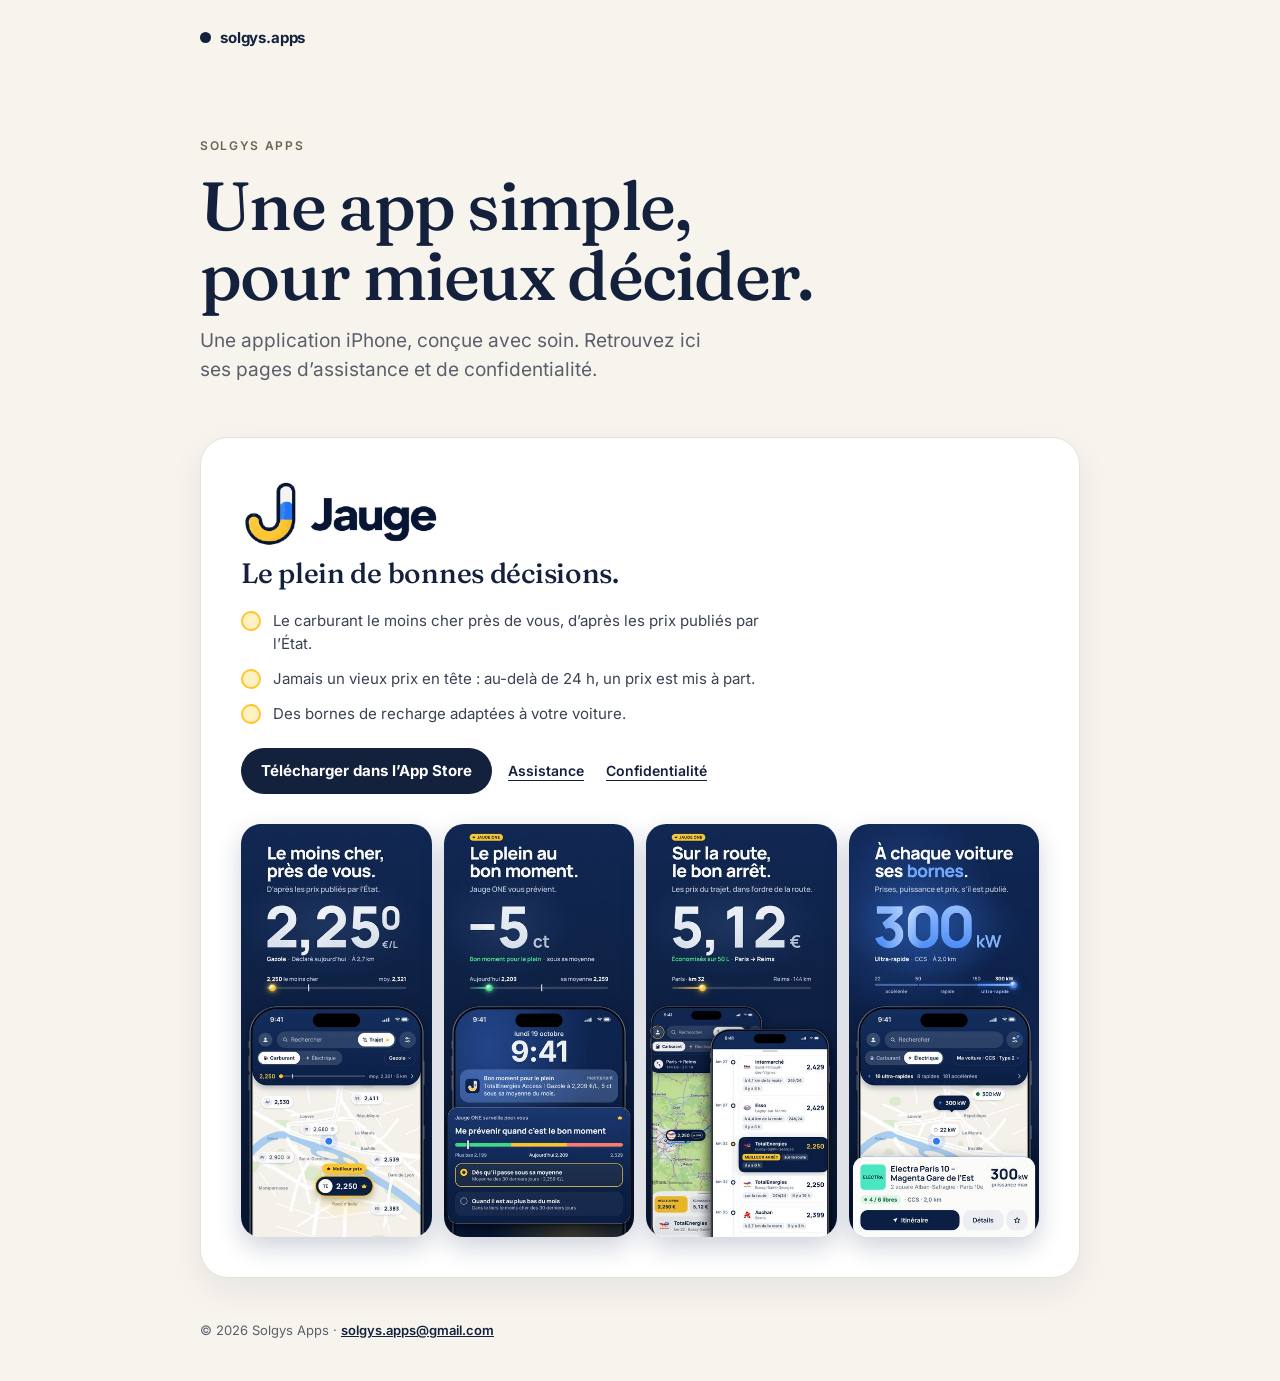
<file: index.html>
<!doctype html>
<html lang="fr">
<head>
  <meta charset="utf-8">
  <meta name="viewport" content="width=device-width, initial-scale=1, viewport-fit=cover">
  <title>Solgys Apps — Jauge, assistance et confidentialité</title>
  <meta name="description" content="Jauge, l’application de Solgys Apps, avec ses pages d’assistance et de confidentialité.">
  <meta name="color-scheme" content="light dark">
  <meta name="theme-color" content="#F7F4EE" media="(prefers-color-scheme: light)">
  <meta name="theme-color" content="#14120F" media="(prefers-color-scheme: dark)">
  <link rel="canonical" href="https://solgys-apps.github.io/">
  <link rel="icon" type="image/png" sizes="32x32" href="assets/icons/solgys-32.png">
  <link rel="apple-touch-icon" href="assets/icons/solgys-180.png">
  <meta property="og:type" content="website">
  <meta property="og:locale" content="fr_FR">
  <meta property="og:site_name" content="Solgys Apps">
  <meta property="og:title" content="Solgys Apps — Jauge, assistance et confidentialité">
  <meta property="og:description" content="Jauge, l’application de Solgys Apps, avec ses pages d’assistance et de confidentialité.">
  <meta property="og:url" content="https://solgys-apps.github.io/">
  <meta property="og:image" content="https://solgys-apps.github.io/assets/og/solgys.png">
  <meta property="og:image:width" content="1200">
  <meta property="og:image:height" content="630">
  <meta name="twitter:card" content="summary_large_image">
  <link rel="preload" href="assets/fonts/fraunces-latin-500-normal.woff2" as="font" type="font/woff2" crossorigin>
  <style>
    @font-face{font-family:"Fraunces";font-weight:500;font-style:normal;font-display:swap;src:url(assets/fonts/fraunces-latin-500-normal.woff2) format("woff2")}
    @font-face{font-family:"Inter";font-weight:400;font-style:normal;font-display:swap;src:url(assets/fonts/inter-latin-400-normal.woff2) format("woff2")}
    @font-face{font-family:"Inter";font-weight:600;font-style:normal;font-display:swap;src:url(assets/fonts/inter-latin-600-normal.woff2) format("woff2")}
    @font-face{font-family:"Inter";font-weight:700;font-style:normal;font-display:swap;src:url(assets/fonts/inter-latin-700-normal.woff2) format("woff2")}
    :root{color-scheme:light dark;--bg:#F7F4EE;--ink:#14213D;--mut:#5B5F6B;--eyebrow:#6E6453;--line:#E7E2D6;--soft:#EDE8DB;--soft-ink:#5F5842;
      --serif:"Fraunces",Georgia,"Times New Roman",serif;--sans:"Inter",-apple-system,BlinkMacSystemFont,"SF Pro Text","Segoe UI",Roboto,Arial,sans-serif}
    @media(prefers-color-scheme:dark){:root{--bg:#14120F;--ink:#F3EFE6;--mut:#B4AE9F;--eyebrow:#B0A58F;--line:#2B2720;--soft:#2A261F;--soft-ink:#CFC7B2}}
    *{box-sizing:border-box}
    html{-webkit-text-size-adjust:100%}
    body{margin:0;background:var(--bg);color:var(--ink);font-family:var(--sans);font-size:16px;line-height:1.55}
    .wrap{max-width:920px;margin:0 auto;padding-left:max(20px,env(safe-area-inset-left,0px));padding-right:max(20px,env(safe-area-inset-right,0px))}
    .sr-only{position:absolute;width:1px;height:1px;overflow:hidden;clip:rect(0 0 0 0);white-space:nowrap}
    a{color:inherit}
    a:focus-visible,[tabindex]:focus-visible{outline:3px solid #3B82F6;outline-offset:3px;border-radius:6px}
    .top{display:flex;align-items:center;gap:9px;padding-top:max(26px,env(safe-area-inset-top,0px));font-weight:700;font-size:15px;letter-spacing:-.01em}
    .dot{width:11px;height:11px;border-radius:50%;background:var(--ink)}
    .hero{padding:clamp(40px,9vw,88px) 0 clamp(28px,6vw,52px)}
    .eyebrow{margin:0 0 14px;font-weight:600;font-size:12px;letter-spacing:.14em;text-transform:uppercase;color:var(--eyebrow)}
    h1{margin:0 0 16px;max-width:15ch;font:500 clamp(38px,8.4vw,68px)/1.03 var(--serif);letter-spacing:-.025em;text-wrap:balance}
    .lead{margin:0;max-width:44ch;color:var(--mut);font-size:clamp(16px,2.4vw,19px)}
    .app{position:relative;margin:0 0 16px;border-radius:28px;padding:clamp(22px,4vw,40px)}
    .app .cta{display:flex;flex-wrap:wrap;align-items:center;gap:6px 10px}
    .pill{display:inline-flex;align-items:center;justify-content:center;min-height:46px;padding:0 20px;border-radius:99px;font-weight:700;font-size:15px;text-decoration:none}
    .lnk{display:inline-flex;align-items:center;min-height:44px;padding:0 6px;font-weight:600;font-size:14px;text-decoration:underline;text-underline-offset:4px}
    /* Jauge */
    .jauge{background:#fff;color:#14213D;border:1px solid #E7E2D6;box-shadow:0 12px 34px rgba(20,33,61,.07);overflow:hidden}
    .jauge .wm{display:block;width:clamp(150px,34vw,200px);height:auto;margin:0 0 8px}
    .jauge .tag{margin:0 0 18px;font:500 clamp(21px,4.4vw,28px)/1.2 var(--serif);letter-spacing:-.01em}
    .jauge ul{list-style:none;margin:0 0 22px;padding:0;display:grid;gap:12px;max-width:52ch}
    .jauge li{display:grid;grid-template-columns:20px 1fr;gap:12px;font-size:15px;color:#3B4252}
    .jauge li i{width:20px;height:20px;margin-top:2px;border-radius:50%;background:#FFF1C2;border:2px solid #FFC629}
    .jauge .pill.store{background:#14213D;color:#fff}
    .jauge .lnk{color:#14213D}
    .shots{display:flex;gap:12px;margin:26px calc(-1 * clamp(22px,4vw,40px)) 0;padding:6px clamp(22px,4vw,40px) 8px;overflow-x:auto;scroll-snap-type:x mandatory;scrollbar-width:none;-webkit-overflow-scrolling:touch}
    .shots::-webkit-scrollbar{display:none}
    .shots img{display:block;flex:none;width:min(54vw,190px);height:auto;border-radius:20px;scroll-snap-align:start;box-shadow:0 10px 26px rgba(11,31,68,.2)}
    @media(min-width:760px){.shots{display:grid;grid-template-columns:repeat(4,1fr);overflow:visible;margin:30px 0 0;padding:0}.shots img{width:100%}}
    footer{padding:26px 0 max(40px,env(safe-area-inset-bottom,0px));color:var(--mut);font-size:13px}
    footer a{color:var(--ink);font-weight:600}
    .sep{display:block;height:0}
  </style>
</head>
<body>
<div class="wrap">
  <div class="top"><span class="dot" aria-hidden="true"></span>solgys.apps</div>

  <header class="hero">
    <p class="eyebrow">Solgys Apps</p>
    <h1>Une app simple, pour mieux décider.</h1>
    <p class="lead">Une application iPhone, conçue avec soin. Retrouvez ici ses pages d’assistance et de confidentialité.</p>
  </header>

  <main>
    <article class="app jauge" aria-labelledby="jauge-title">
      <h2 id="jauge-title" class="sr-only">Jauge</h2>
      <img class="wm" src="lajauge/brand-wordmark.png" alt="Jauge" width="330" height="117">
      <p class="tag">Le plein de bonnes décisions.</p>
      <ul>
        <li><i aria-hidden="true"></i><span>Le carburant le moins cher près de vous, d’après les prix publiés par l’État.</span></li>
        <li><i aria-hidden="true"></i><span>Jamais un vieux prix en tête : au-delà de 24 h, un prix est mis à part.</span></li>
        <li><i aria-hidden="true"></i><span>Des bornes de recharge adaptées à votre voiture.</span></li>
      </ul>
      <div class="cta">
        <a class="pill store" href="https://apps.apple.com/fr/app/jauge-carburant-et-recharge/id6819886839" aria-label="Télécharger Jauge dans l’App Store">Télécharger dans l’App Store</a>
        <a class="lnk" href="lajauge/support/" aria-label="Assistance Jauge">Assistance</a>
        <a class="lnk" href="lajauge/privacy/" aria-label="Politique de confidentialité de Jauge">Confidentialité</a>
      </div>
      <div class="shots" tabindex="0" role="region" aria-label="Captures d’écran de Jauge">
        <img src="lajauge/screens/le-moins-cher.jpg" srcset="lajauge/screens/le-moins-cher.jpg 360w, lajauge/screens/le-moins-cher@2x.jpg 720w" sizes="(min-width:760px) 22vw, 54vw" width="360" height="782" alt="Jauge : le moins cher, près de vous, avec le prix du gazole sur la carte" loading="lazy" decoding="async">
        <img src="lajauge/screens/bon-moment.jpg" srcset="lajauge/screens/bon-moment.jpg 360w, lajauge/screens/bon-moment@2x.jpg 720w" sizes="(min-width:760px) 22vw, 54vw" width="360" height="782" alt="Jauge : le plein au bon moment, avec une alerte quand le prix baisse" loading="lazy" decoding="async">
        <img src="lajauge/screens/trajet.jpg" srcset="lajauge/screens/trajet.jpg 360w, lajauge/screens/trajet@2x.jpg 720w" sizes="(min-width:760px) 22vw, 54vw" width="360" height="782" alt="Jauge : sur la route, le bon arrêt, avec les prix du trajet dans l’ordre" loading="lazy" decoding="async">
        <img src="lajauge/screens/bornes.jpg" srcset="lajauge/screens/bornes.jpg 360w, lajauge/screens/bornes@2x.jpg 720w" sizes="(min-width:760px) 22vw, 54vw" width="360" height="782" alt="Jauge : à chaque voiture ses bornes de recharge" loading="lazy" decoding="async">
      </div>
    </article>
  </main>

  <footer>© 2026 Solgys Apps · <a href="mailto:solgys.apps@gmail.com">solgys.apps@gmail.com</a></footer>
</div>
</body>
</html>
</file>
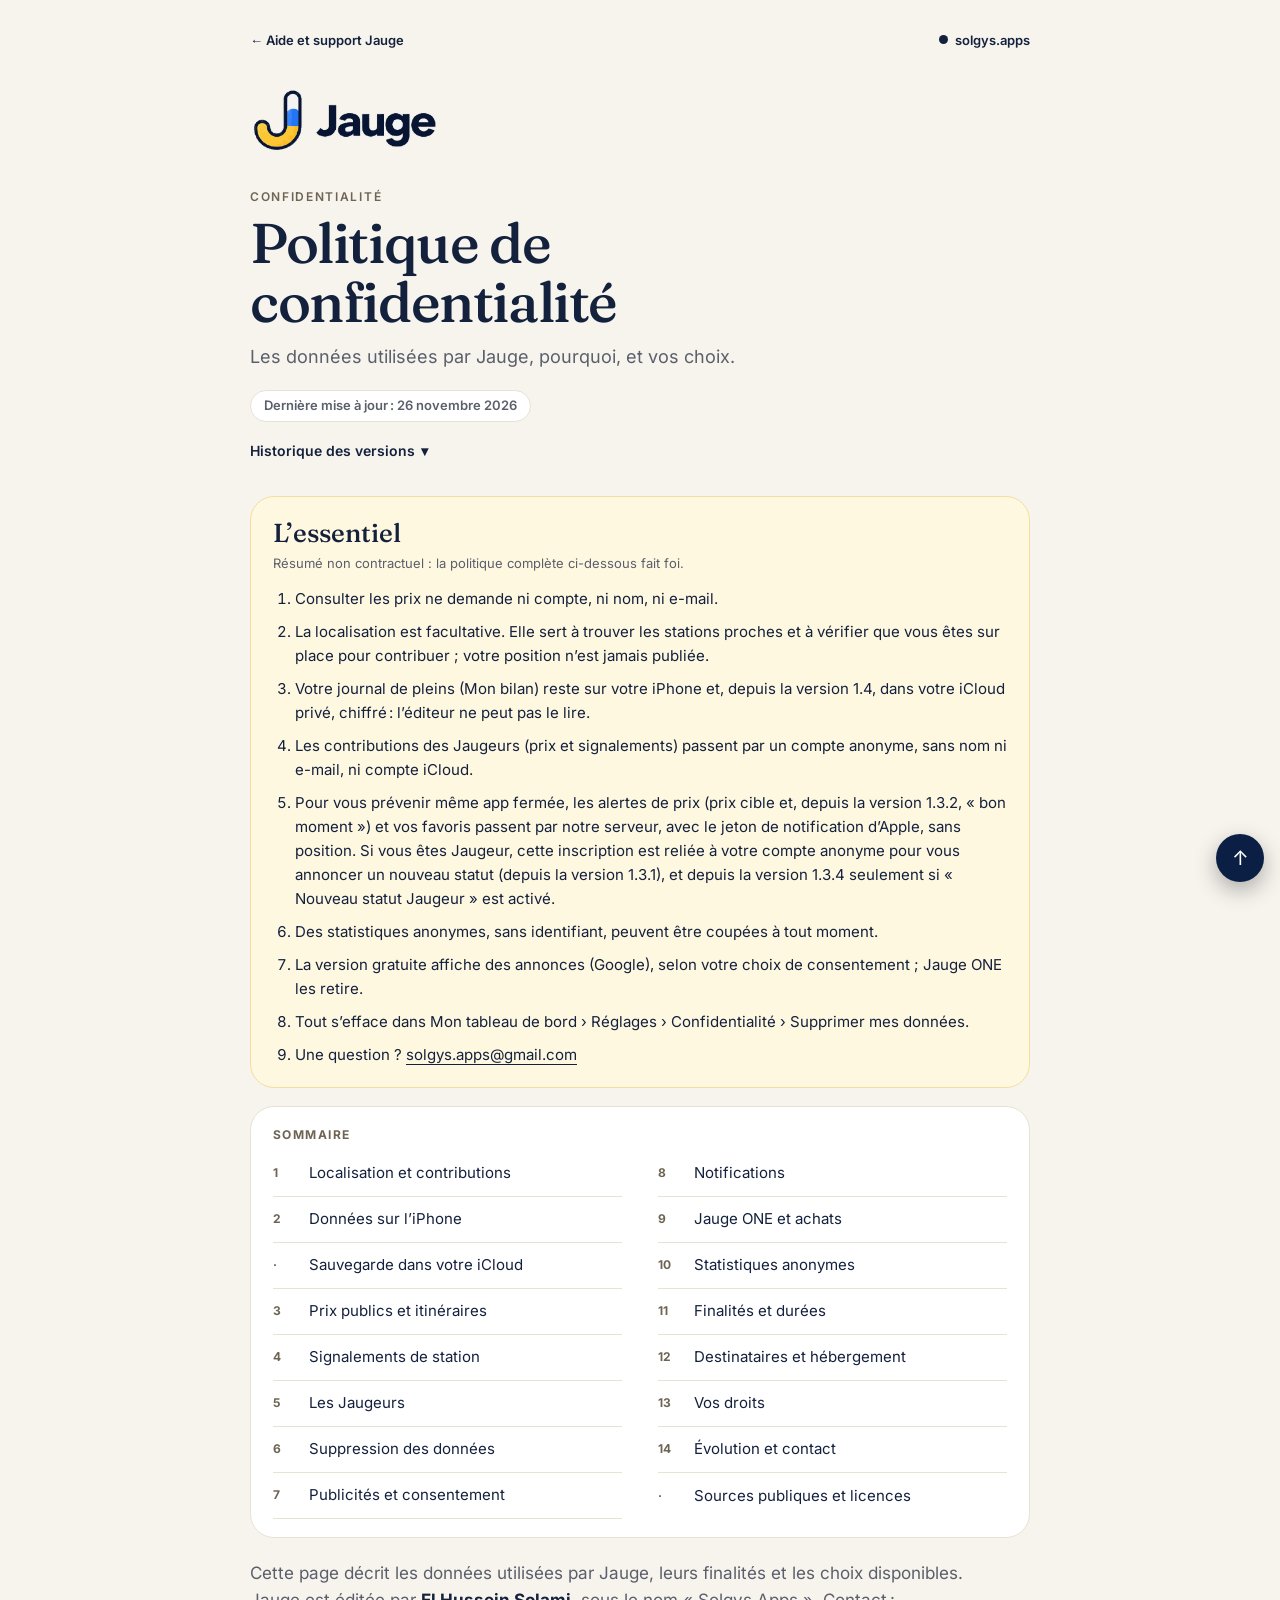
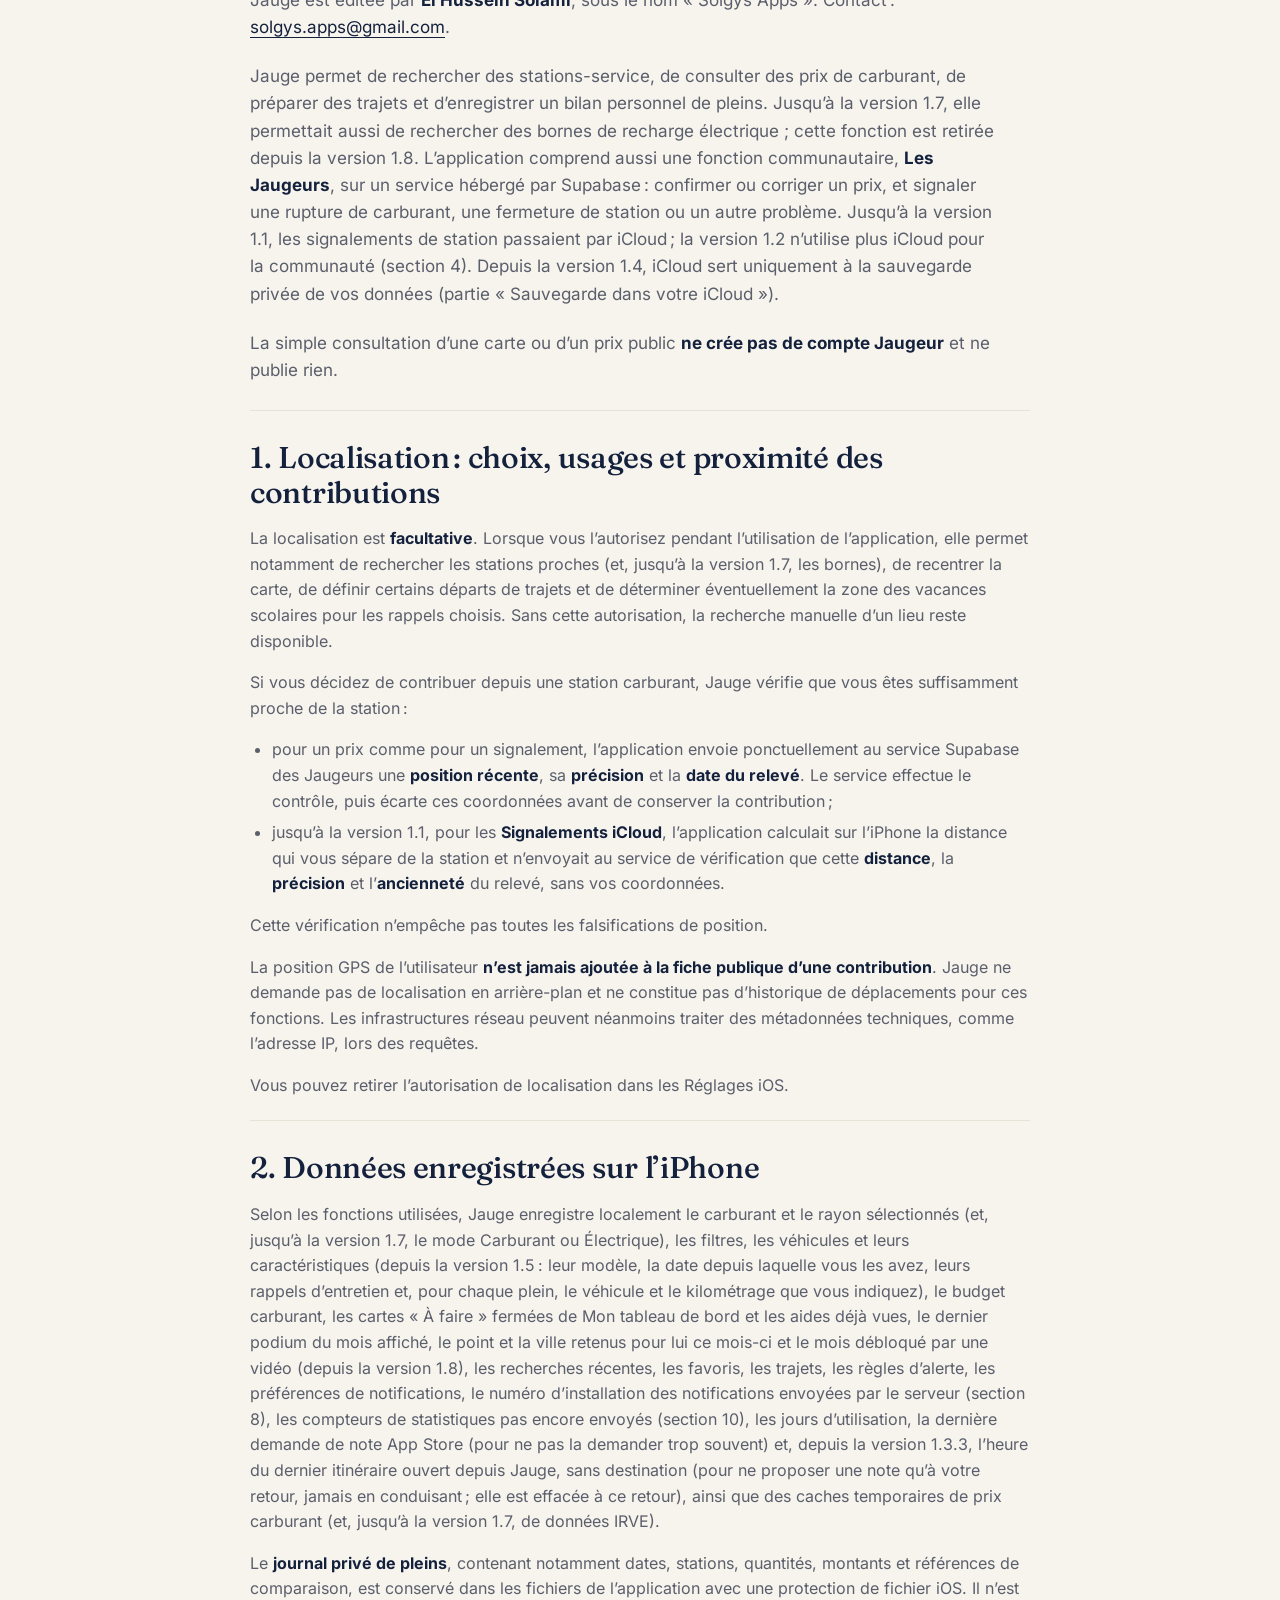
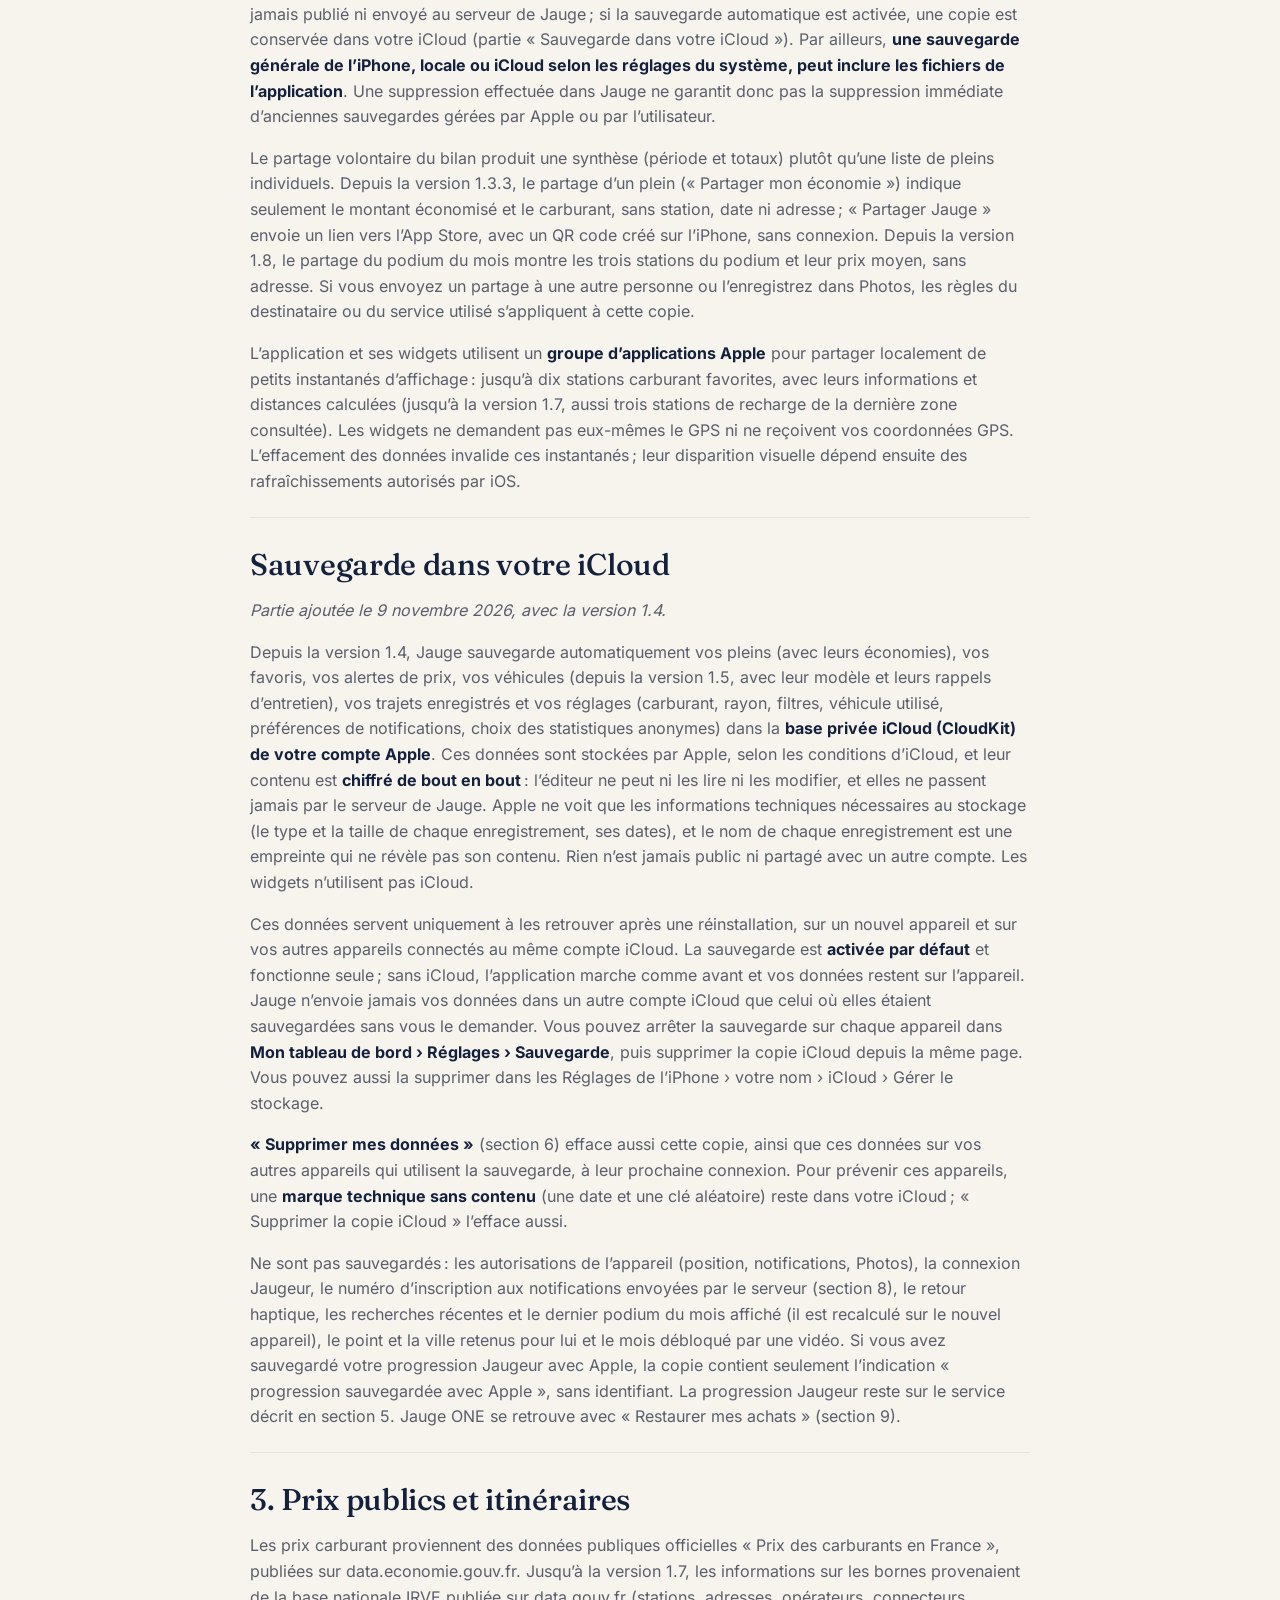
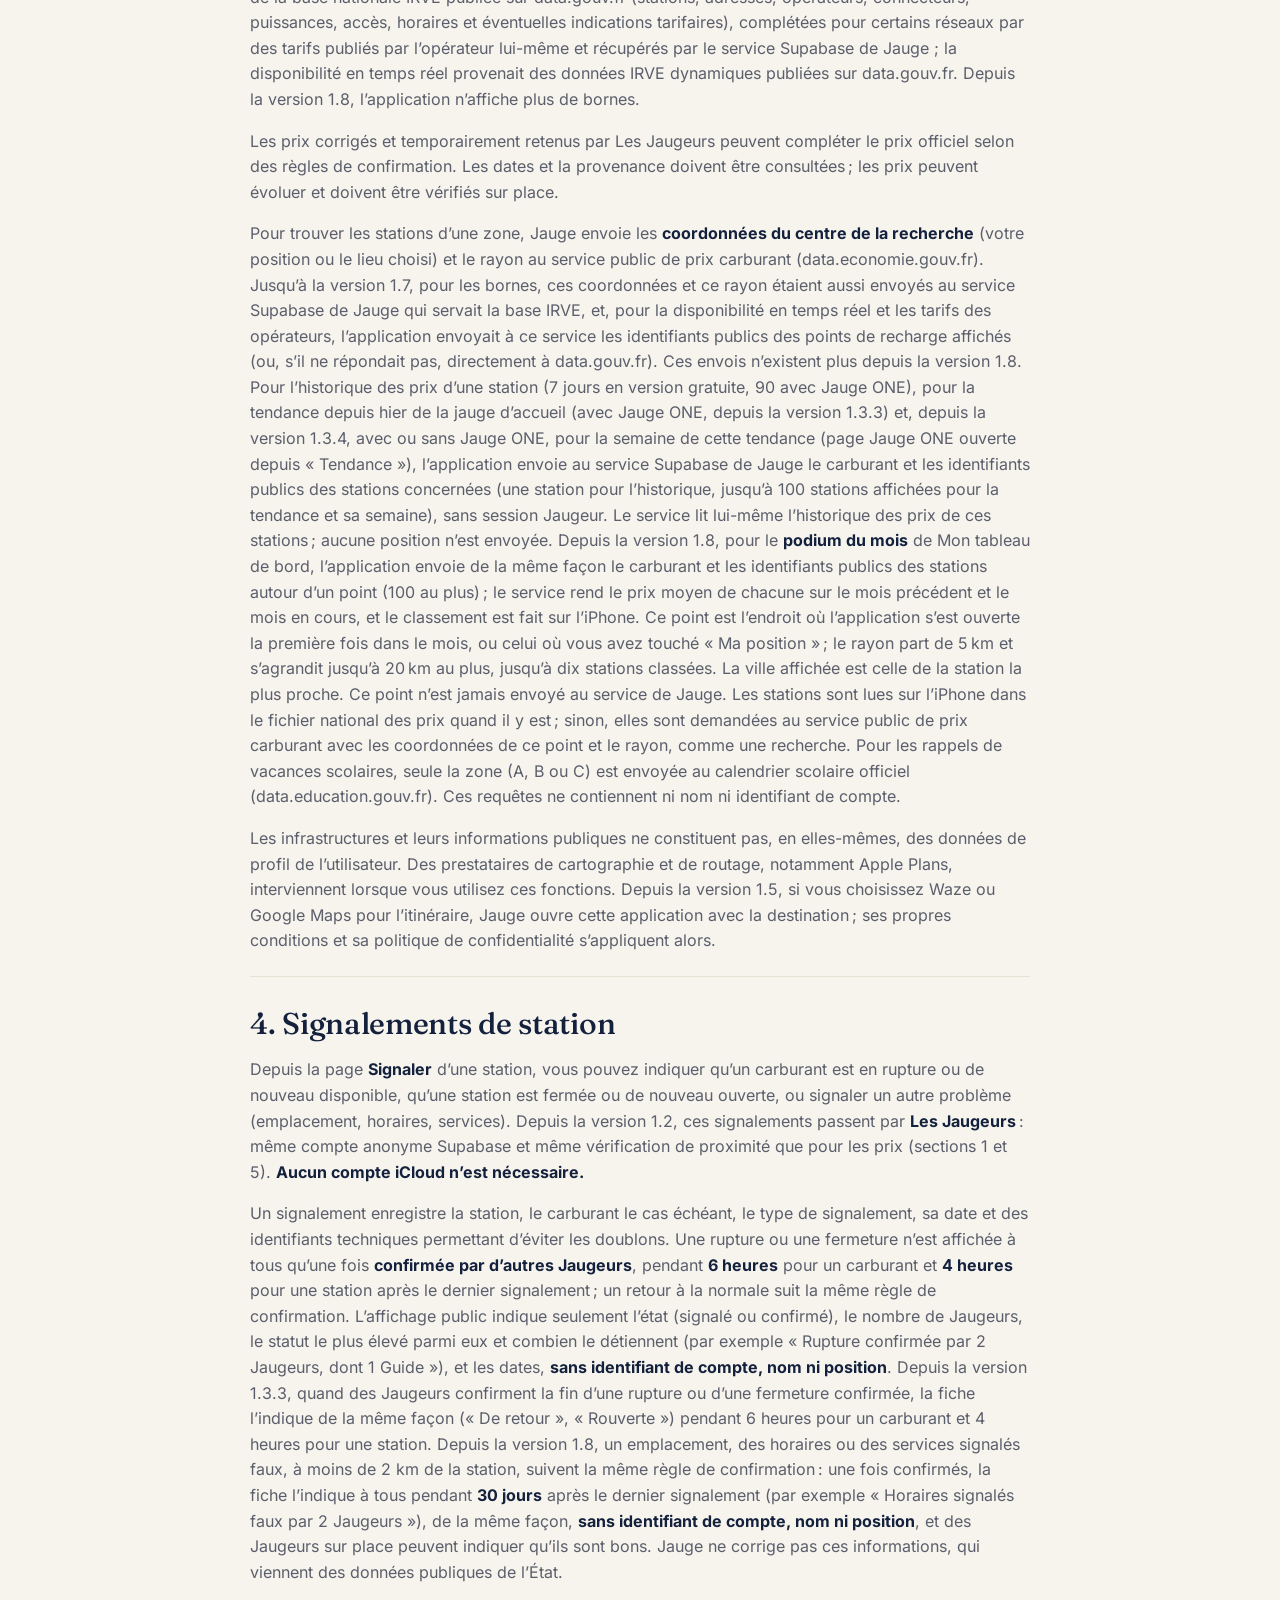
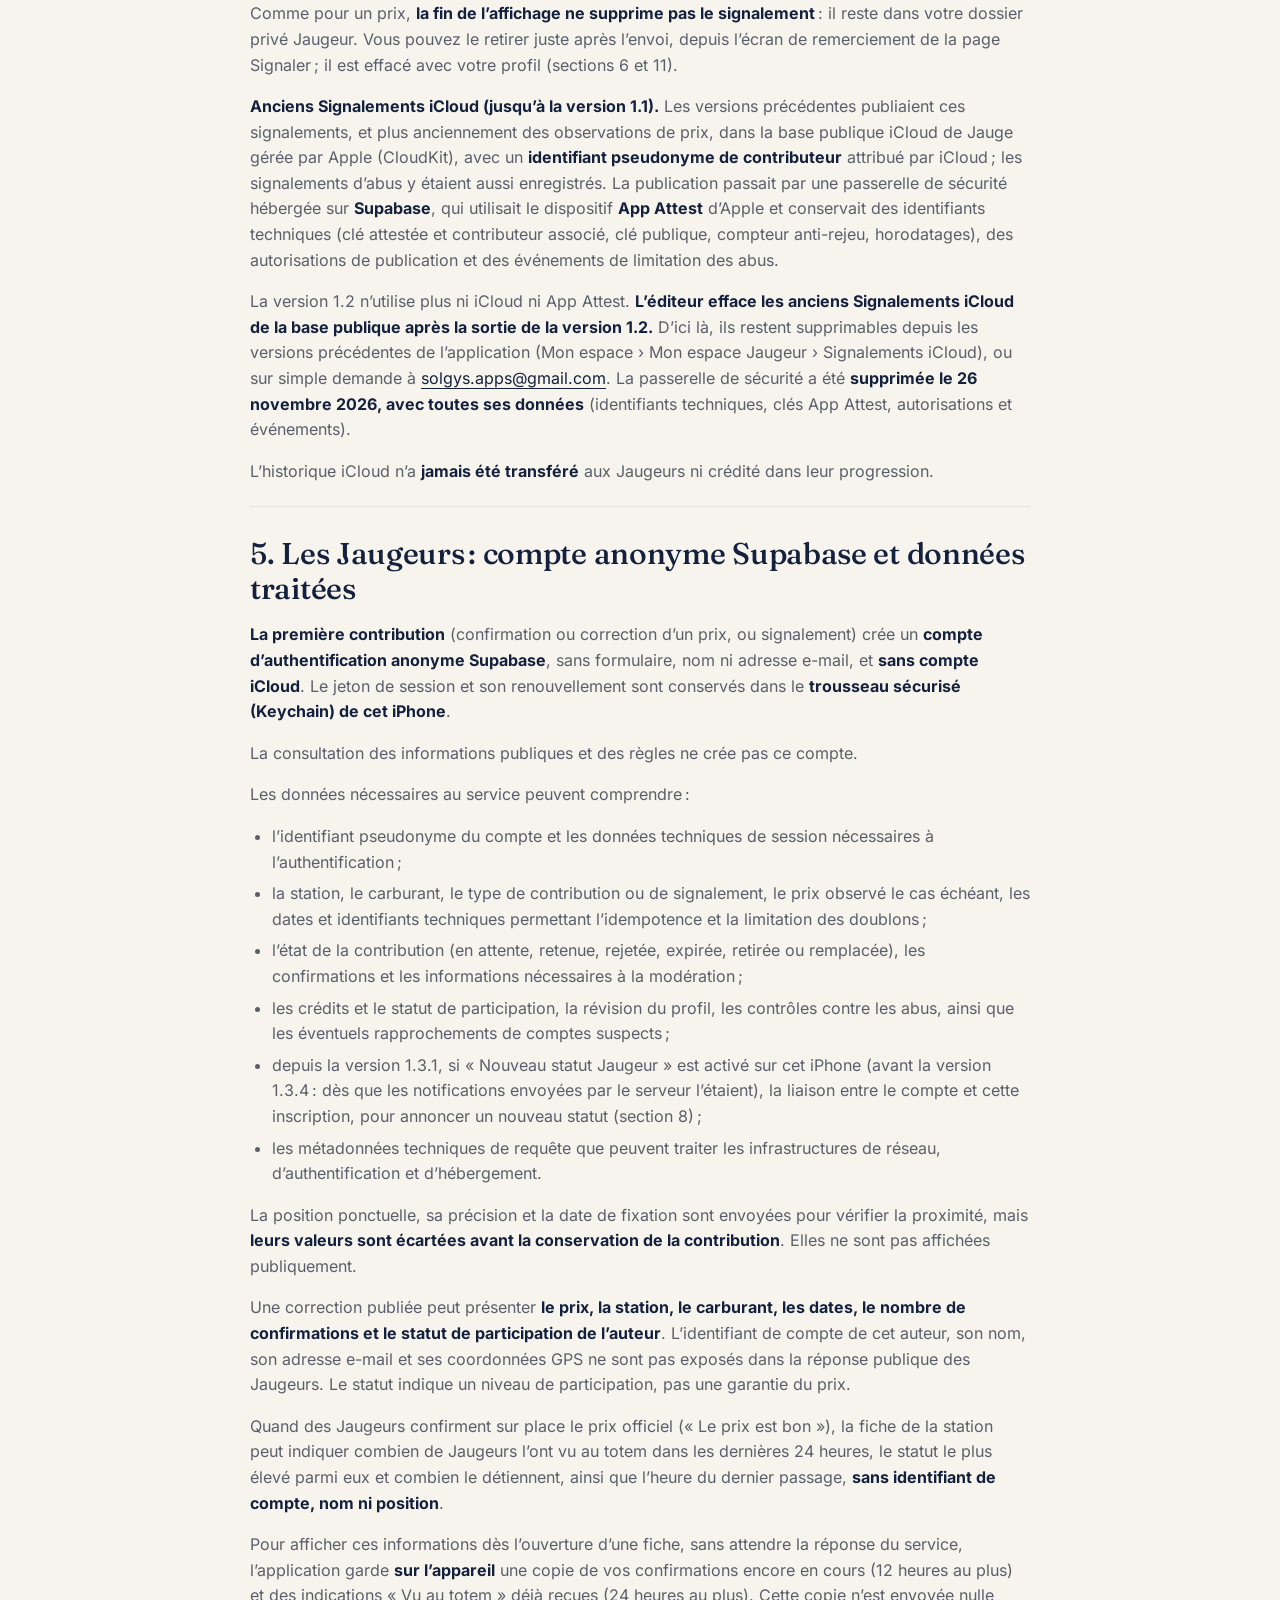
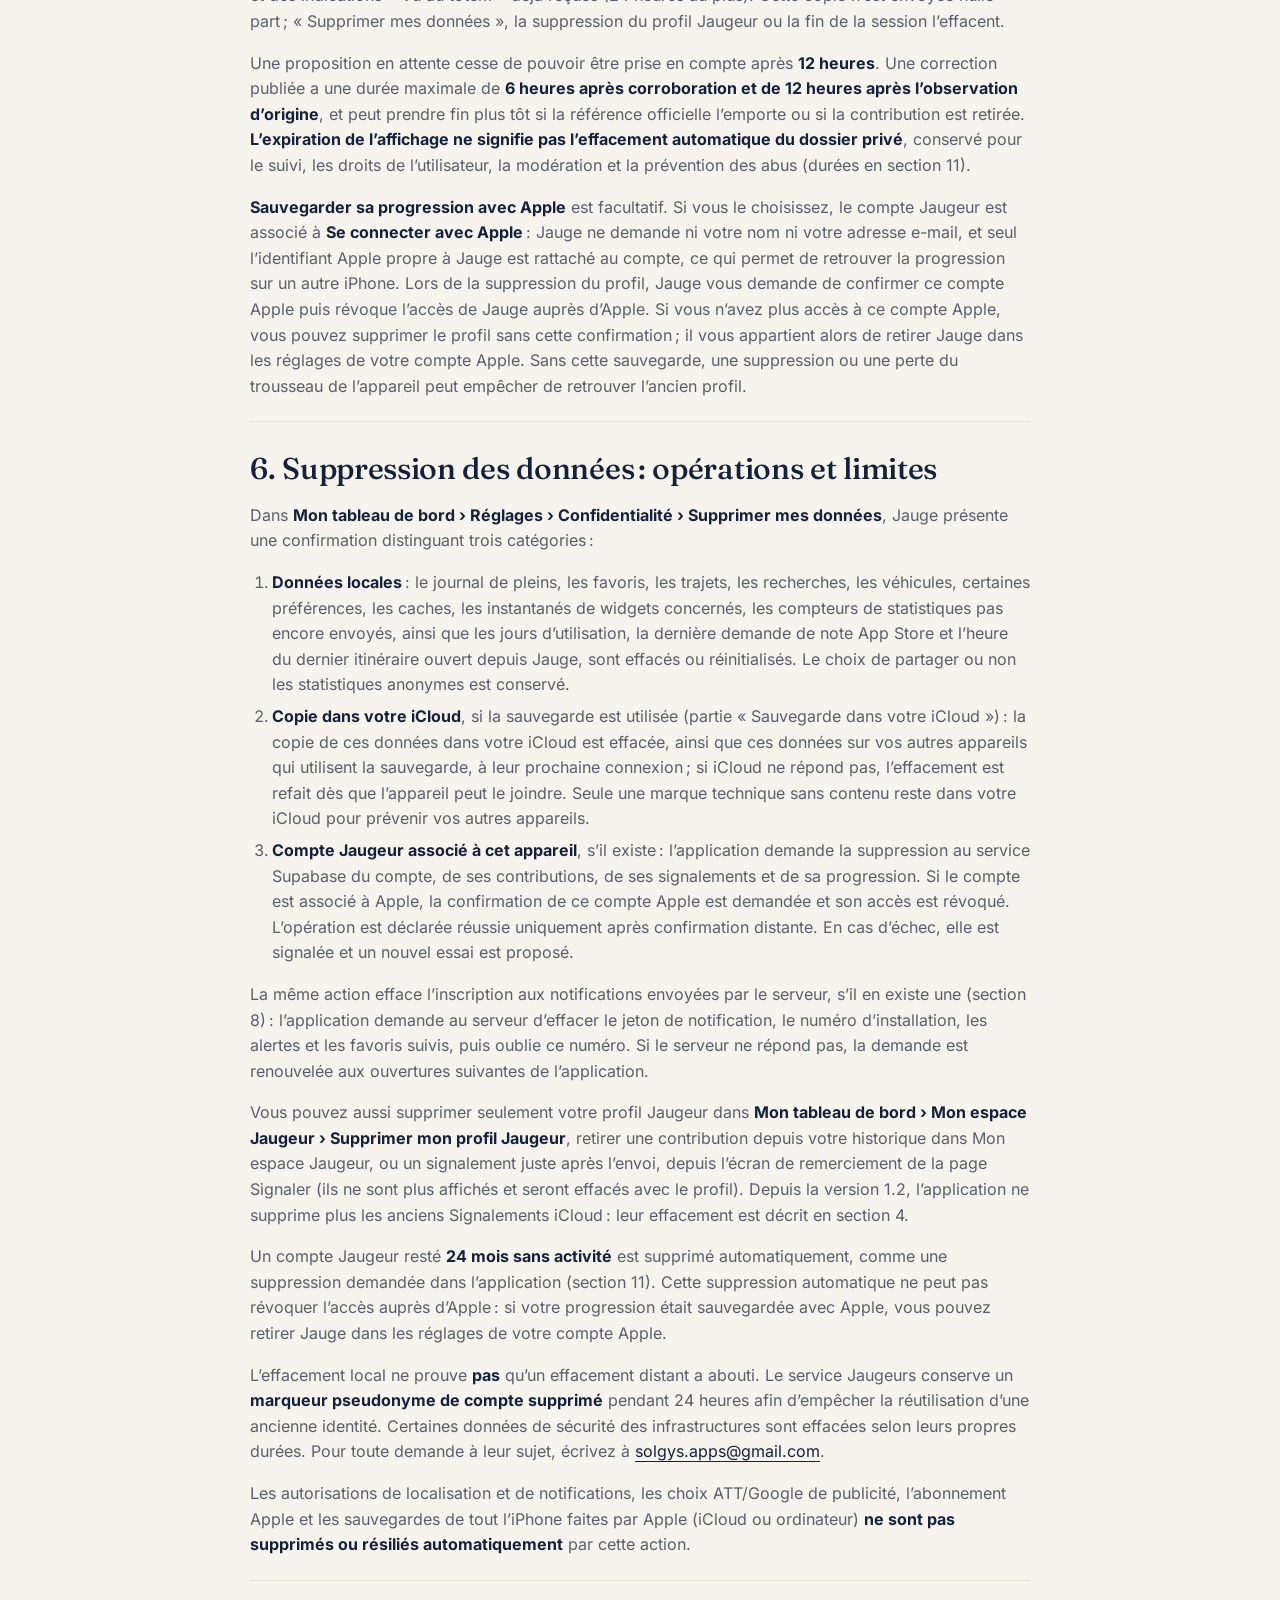
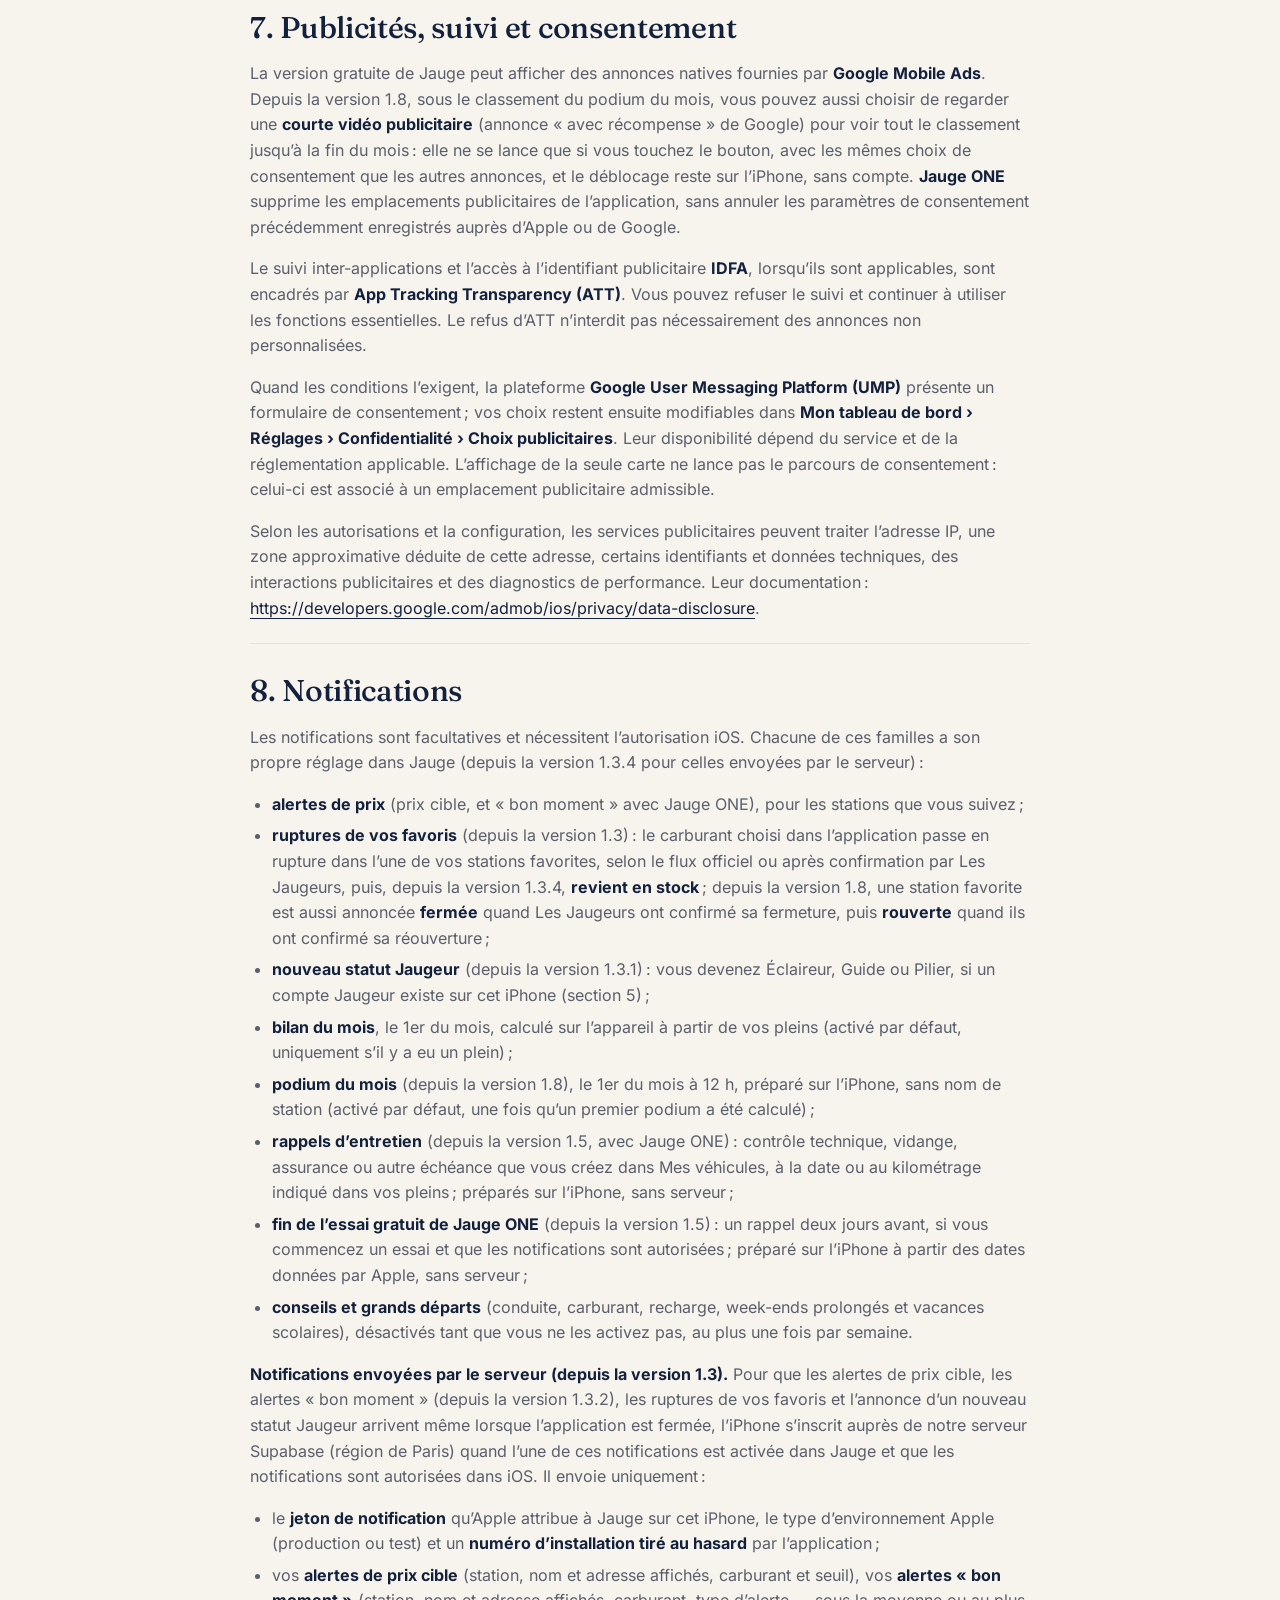
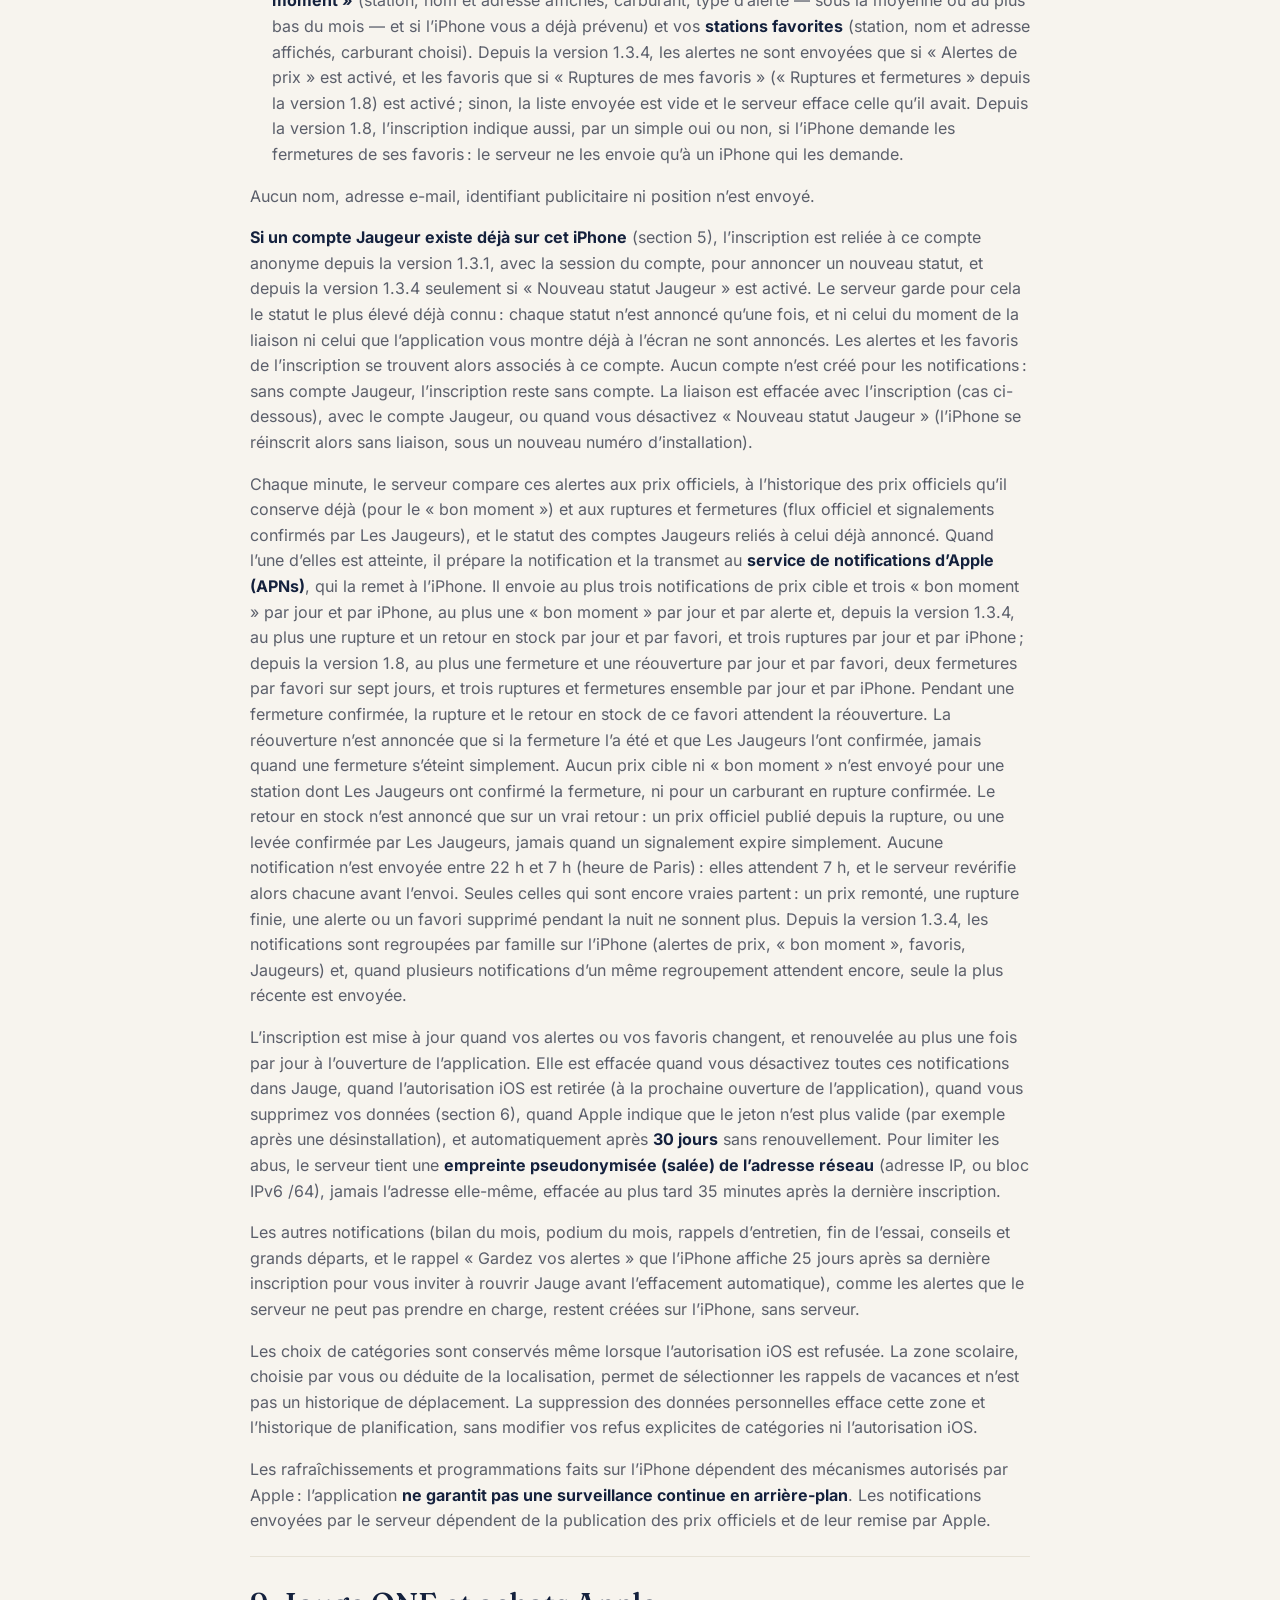
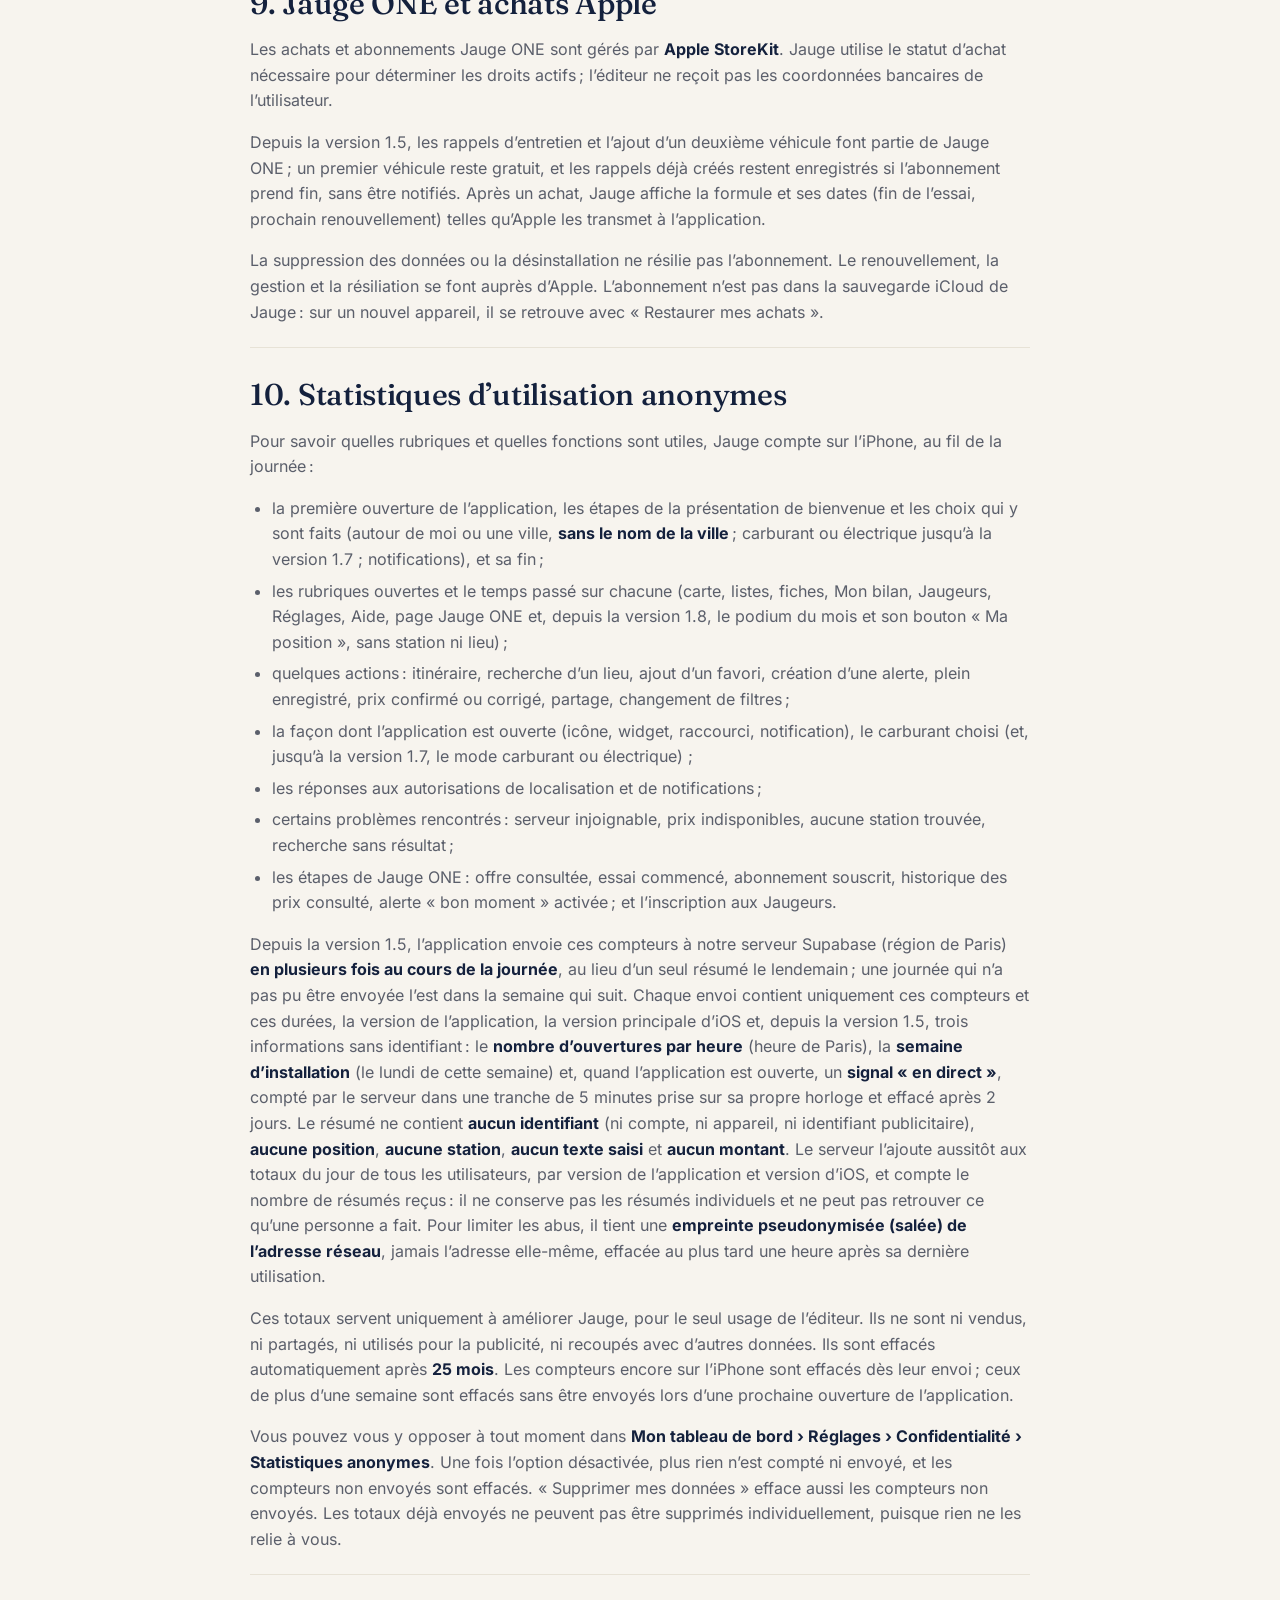
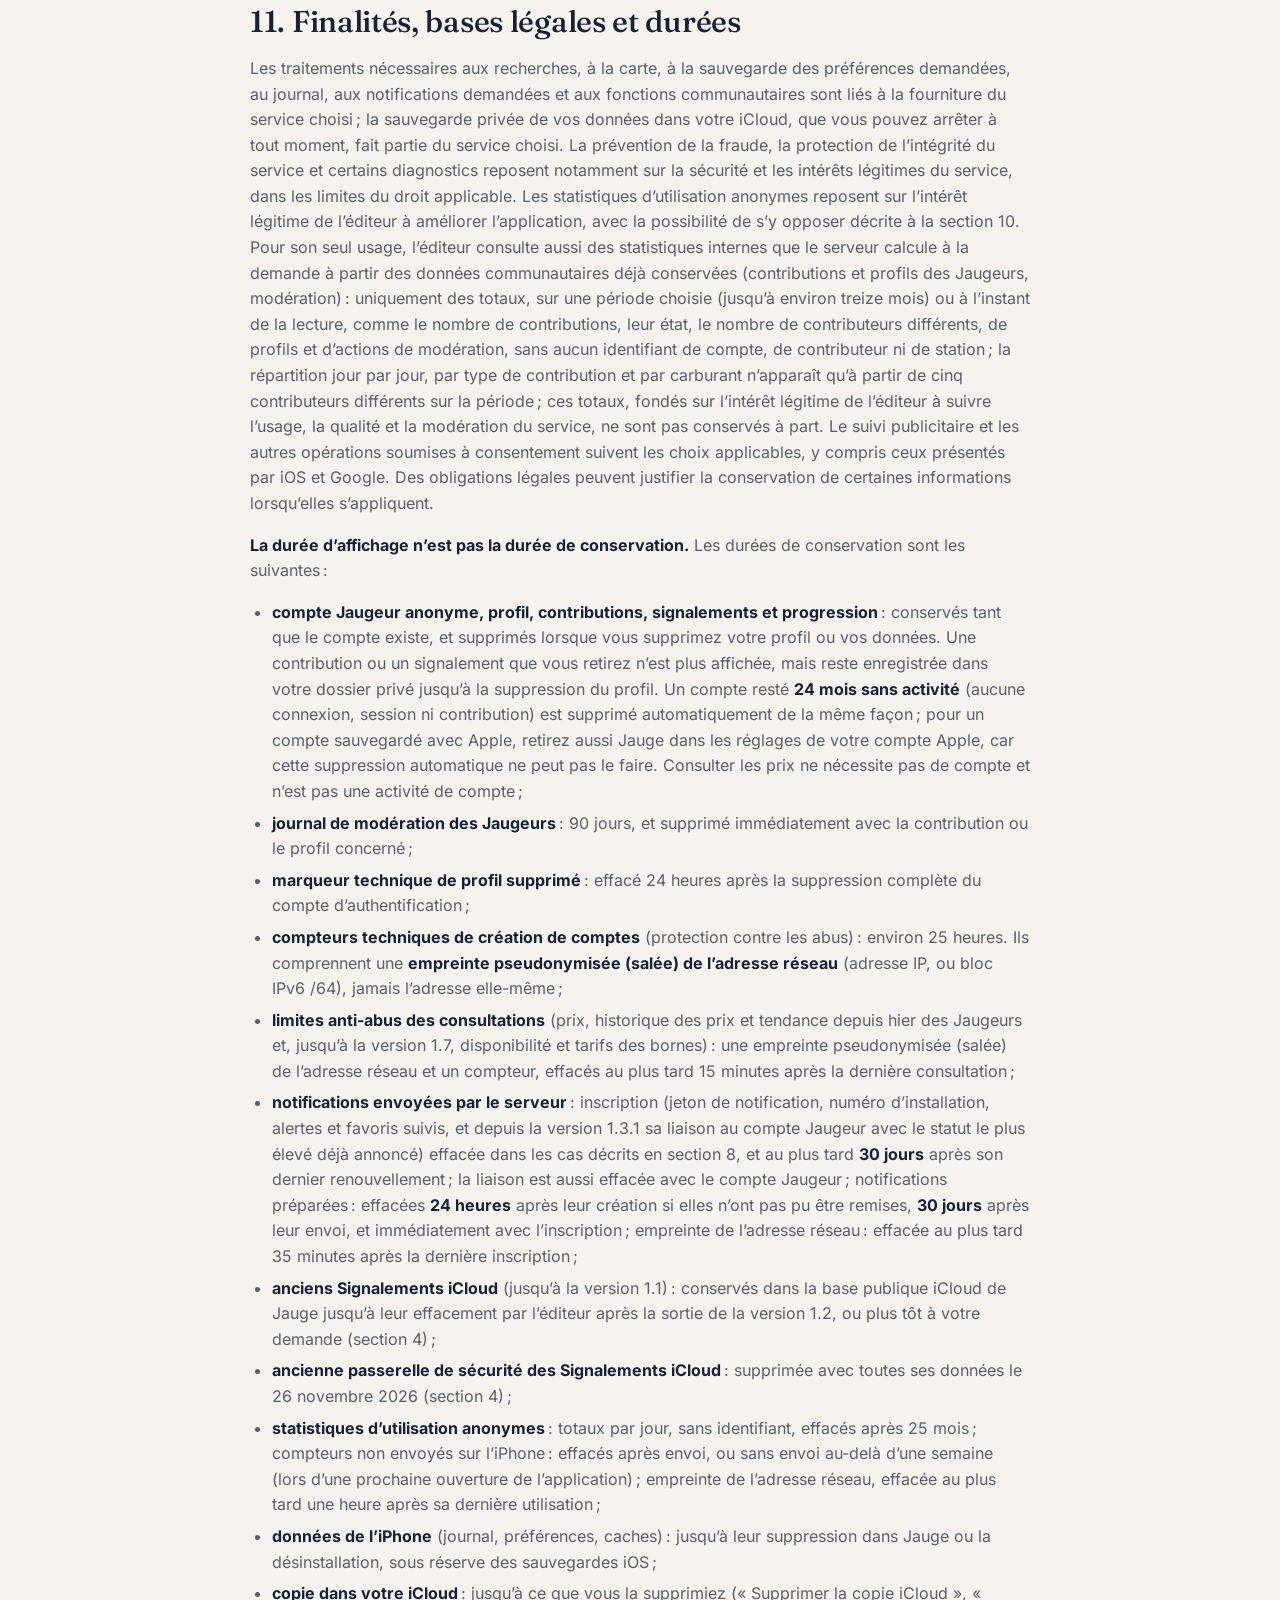
<file: lajauge/privacy/index.html>
<!doctype html>
<html lang="fr">
<head>
<meta charset="utf-8">
<meta name="viewport" content="width=device-width, initial-scale=1, viewport-fit=cover">
<title>Jauge — Politique de confidentialité</title>
<meta name="description" content="Les données utilisées par Jauge, leurs finalités et vos choix : localisation, Jaugeurs, publicités, statistiques anonymes, suppression et droits.">
<meta name="color-scheme" content="light dark">
<meta name="theme-color" content="#F7F4EE" media="(prefers-color-scheme: light)">
<meta name="theme-color" content="#14120F" media="(prefers-color-scheme: dark)">
<link rel="canonical" href="https://solgys-apps.github.io/lajauge/privacy/">
<link rel="icon" type="image/png" sizes="32x32" href="../../assets/icons/jauge-32.png">
<link rel="apple-touch-icon" href="../../assets/icons/jauge-180.png">
<meta property="og:type" content="website">
<meta property="og:locale" content="fr_FR">
<meta property="og:site_name" content="Solgys Apps">
<meta property="og:title" content="Jauge — Politique de confidentialité">
<meta property="og:description" content="Les données utilisées par Jauge, leurs finalités et vos choix : localisation, Jaugeurs, publicités, statistiques anonymes, suppression et droits.">
<meta property="og:url" content="https://solgys-apps.github.io/lajauge/privacy/">
<meta property="og:image" content="https://solgys-apps.github.io/assets/og/jauge.png">
<meta property="og:image:width" content="1200">
<meta property="og:image:height" content="630">
<meta name="twitter:card" content="summary_large_image">
<link rel="preload" href="../../assets/fonts/fraunces-latin-500-normal.woff2" as="font" type="font/woff2" crossorigin>
<link rel="stylesheet" href="../../assets/jauge-pages.css">
</head>
<body>
<div class="wrap">
<div class="top" id="top"><a href="../support/">← Aide et support Jauge</a><span class="studio"><span class="dot" aria-hidden="true"></span>solgys.apps</span></div>
<a class="wmw" href="../../" aria-label="Jauge, accueil Solgys Apps"><img src="../brand-wordmark.png" alt="Jauge" width="330" height="117"></a>
<p class="eyebrow">Confidentialité</p>
<h1>Politique de confidentialité</h1>
<p class="sub">Les données utilisées par Jauge, pourquoi, et vos choix.</p>
<span class="badge">Dernière mise à jour : 26 novembre 2026</span>
<details class="ver"><summary>Historique des versions</summary><ul>
<li>26 novembre 2026 — version actuelle : l’ancienne passerelle de sécurité des Signalements iCloud est supprimée, avec toutes ses données (sections 4, 6, 11 et 12) ; à partir de la version 1.8, les horaires, services ou emplacement signalés faux par des Jaugeurs et confirmés sont indiqués sur la fiche pendant 30 jours (section 4) ; à partir de la version 1.8, une station favorite fermée selon Les Jaugeurs, puis rouverte, est annoncée par notification (section 8) ; à partir de la version 1.8, le podium du mois dit sa ville, et « Ma position » le refait là où vous êtes (sections 2, 3 et 10)</li>
<li>25 novembre 2026 — à partir de la version 1.8, le podium du mois sur Mon tableau de bord, et la vidéo qui débloque son classement (sections 2, 3, 7, 8 et 10, et partie « Sauvegarde dans votre iCloud »)</li>
<li>23 novembre 2026 — à partir de la version 1.8, la recharge électrique est retirée : plus de recherche de bornes, plus de données IRVE ni de tarifs de bornes, plus de mode Électrique ni de widget de recharge. Les passages qui décrivent ces fonctions sont conservés pour les versions jusqu’à la 1.7 (résumé, sections 1, 2, 3, 10, 11 et 12)</li>
<li>14 novembre 2026 — à partir de la version 1.7, nouvel accueil (ses étapes comptées dans les statistiques anonymes, sans le nom de la ville), copie sur l’iPhone de vos confirmations Jaugeurs et des « Vu au totem » entre deux lancements, rappel « Gardez vos alertes » (sections 5, 8 et 10)</li>
<li>11 novembre 2026 — à partir de la version 1.5, Mon tableau de bord, rappels d’entretien et véhicules (avec Jauge ONE), rappel de fin d’essai, statistiques anonymes envoyées dans la journée, itinéraire dans Waze ou Google Maps (sections 2, 3, 8, 9 et 10, et partie « Sauvegarde dans votre iCloud »)</li>
<li>9 novembre 2026 — à partir de la version 1.4, sauvegarde privée de vos données dans votre iCloud (résumé, sections 2, 6, 8, 9, 11 et 12, et nouvelle partie « Sauvegarde dans votre iCloud »)</li>
<li>6 novembre 2026 — à partir de la version 1.3.4 (sortie le 6 novembre), semaine de la tendance sur la page Jauge ONE, un réglage par famille de notifications envoyées par le serveur, retour en stock des favoris, regroupement par famille et revérification à 7 h des notifications de la nuit (résumé, sections 3, 5 et 8)</li>
<li>5 novembre 2026 — à partir de la version 1.3.3 (sortie le 5 novembre), statut le plus élevé des Jaugeurs sur les signalements et « De retour », tendance depuis hier, partages d’un plein et de Jauge, heure du dernier itinéraire pour la demande de note (sections 2, 3, 4, 6 et 11)</li>
<li>4 novembre 2026 — alertes « bon moment » prises en charge par le serveur à partir de la version 1.3.2 (résumé et section 8)</li>
<li>2 novembre 2026 — annonce d’un nouveau statut Jaugeur par notification à partir de la version 1.3.1 (sections 5, 8 et 11)</li>
<li>1er novembre 2026 — notifications envoyées par le serveur à partir de la version 1.3, pour les alertes de prix cible et les ruptures des favoris (sections 2, 6, 8, 11 et 12)</li>
<li>31 octobre 2026 — signalements de station par Les Jaugeurs, fin des Signalements iCloud et d’App Attest à partir de la version 1.2 (sections 1, 2, 4, 5, 6, 11, 12 et 13)</li>
<li>24 octobre 2026 — jours d’utilisation et demande de note App Store (sections 2 et 9)</li>
<li>22 octobre 2026 — statistiques internes sur les données communautaires (section 11)</li>
<li>17 octobre 2026</li>
<li>16 octobre 2026</li>
<li>12 octobre 2026</li>
<li>20 octobre 2026 — ajout du résumé « L’essentiel », du sommaire et de cet historique ; le texte des rubriques n’a pas changé</li>
</ul></details>
<section class="sumbox" aria-labelledby="essentiel"><h2 id="essentiel">L’essentiel</h2><small>Résumé non contractuel : la politique complète ci-dessous fait foi.</small>
<ol>
<li>Consulter les prix ne demande ni compte, ni nom, ni e-mail.</li>
<li>La localisation est facultative. Elle sert à trouver les stations proches et à vérifier que vous êtes sur place pour contribuer ; votre position n’est jamais publiée.</li>
<li>Votre journal de pleins (Mon bilan) reste sur votre iPhone et, depuis la version 1.4, dans votre iCloud privé, chiffré : l’éditeur ne peut pas le lire.</li>
<li>Les contributions des Jaugeurs (prix et signalements) passent par un compte anonyme, sans nom ni e-mail, ni compte iCloud.</li>
<li>Pour vous prévenir même app fermée, les alertes de prix (prix cible et, depuis la version 1.3.2, « bon moment ») et vos favoris passent par notre serveur, avec le jeton de notification d’Apple, sans position. Si vous êtes Jaugeur, cette inscription est reliée à votre compte anonyme pour vous annoncer un nouveau statut (depuis la version 1.3.1), et depuis la version 1.3.4 seulement si « Nouveau statut Jaugeur » est activé.</li>
<li>Des statistiques anonymes, sans identifiant, peuvent être coupées à tout moment.</li>
<li>La version gratuite affiche des annonces (Google), selon votre choix de consentement ; Jauge ONE les retire.</li>
<li>Tout s’efface dans Mon tableau de bord › Réglages › Confidentialité › Supprimer mes données.</li>
<li>Une question ? <a href="mailto:solgys.apps@gmail.com">solgys.apps@gmail.com</a></li>
</ol></section>
<nav class="toc" aria-label="Sommaire"><h2>Sommaire</h2><ol>
<li><a href="#s1"><i>1</i>Localisation et contributions</a></li>
<li><a href="#s2"><i>2</i>Données sur l’iPhone</a></li>
<li><a href="#icloud"><i>·</i>Sauvegarde dans votre iCloud</a></li>
<li><a href="#s3"><i>3</i>Prix publics et itinéraires</a></li>
<li><a href="#s4"><i>4</i>Signalements de station</a></li>
<li><a href="#s5"><i>5</i>Les Jaugeurs</a></li>
<li><a href="#s6"><i>6</i>Suppression des données</a></li>
<li><a href="#s7"><i>7</i>Publicités et consentement</a></li>
<li><a href="#s8"><i>8</i>Notifications</a></li>
<li><a href="#s9"><i>9</i>Jauge ONE et achats</a></li>
<li><a href="#s10"><i>10</i>Statistiques anonymes</a></li>
<li><a href="#s11"><i>11</i>Finalités et durées</a></li>
<li><a href="#s12"><i>12</i>Destinataires et hébergement</a></li>
<li><a href="#s13"><i>13</i>Vos droits</a></li>
<li><a href="#s14"><i>14</i>Évolution et contact</a></li>
<li><a href="#sources"><i>·</i>Sources publiques et licences</a></li>
</ol></nav>
<main>
<p class="lead">Cette page décrit les données utilisées par Jauge, leurs finalités et les choix disponibles. Jauge est éditée par <strong>El Hussein Solami</strong>, sous le nom « Solgys Apps ». Contact : <a href="mailto:solgys.apps@gmail.com">solgys.apps@gmail.com</a>.</p>
<p class="lead">Jauge permet de rechercher des stations-service, de consulter des prix de carburant, de préparer des trajets et d’enregistrer un bilan personnel de pleins. Jusqu’à la version 1.7, elle permettait aussi de rechercher des bornes de recharge électrique ; cette fonction est retirée depuis la version 1.8. L’application comprend aussi une fonction communautaire, <strong>Les Jaugeurs</strong>, sur un service hébergé par Supabase : confirmer ou corriger un prix, et signaler une rupture de carburant, une fermeture de station ou un autre problème. Jusqu’à la version 1.1, les signalements de station passaient par iCloud ; la version 1.2 n’utilise plus iCloud pour la communauté (section 4). Depuis la version 1.4, iCloud sert uniquement à la sauvegarde privée de vos données (partie « Sauvegarde dans votre iCloud »).</p>
<p class="lead">La simple consultation d’une carte ou d’un prix public <strong>ne crée pas de compte Jaugeur</strong> et ne publie rien.</p>
<div class="policy">
<section><h2 id="s1">1. Localisation : choix, usages et proximité des contributions</h2>
<p>La localisation est <strong>facultative</strong>. Lorsque vous l’autorisez pendant l’utilisation de l’application, elle permet notamment de rechercher les stations proches (et, jusqu’à la version 1.7, les bornes), de recentrer la carte, de définir certains départs de trajets et de déterminer éventuellement la zone des vacances scolaires pour les rappels choisis. Sans cette autorisation, la recherche manuelle d’un lieu reste disponible.</p>
<p>Si vous décidez de contribuer depuis une station carburant, Jauge vérifie que vous êtes suffisamment proche de la station :</p>
<ul>
<li>pour un prix comme pour un signalement, l’application envoie ponctuellement au service Supabase des Jaugeurs une <strong>position récente</strong>, sa <strong>précision</strong> et la <strong>date du relevé</strong>. Le service effectue le contrôle, puis écarte ces coordonnées avant de conserver la contribution ;</li>
<li>jusqu’à la version 1.1, pour les <strong>Signalements iCloud</strong>, l’application calculait sur l’iPhone la distance qui vous sépare de la station et n’envoyait au service de vérification que cette <strong>distance</strong>, la <strong>précision</strong> et l’<strong>ancienneté</strong> du relevé, sans vos coordonnées.</li>
</ul>
<p>Cette vérification n’empêche pas toutes les falsifications de position.</p>
<p>La position GPS de l’utilisateur <strong>n’est jamais ajoutée à la fiche publique d’une contribution</strong>. Jauge ne demande pas de localisation en arrière-plan et ne constitue pas d’historique de déplacements pour ces fonctions. Les infrastructures réseau peuvent néanmoins traiter des métadonnées techniques, comme l’adresse IP, lors des requêtes.</p>
<p>Vous pouvez retirer l’autorisation de localisation dans les Réglages iOS.</p></section>
<section><h2 id="s2">2. Données enregistrées sur l’iPhone</h2>
<p>Selon les fonctions utilisées, Jauge enregistre localement le carburant et le rayon sélectionnés (et, jusqu’à la version 1.7, le mode Carburant ou Électrique), les filtres, les véhicules et leurs caractéristiques (depuis la version 1.5 : leur modèle, la date depuis laquelle vous les avez, leurs rappels d’entretien et, pour chaque plein, le véhicule et le kilométrage que vous indiquez), le budget carburant, les cartes « À faire » fermées de Mon tableau de bord et les aides déjà vues, le dernier podium du mois affiché, le point et la ville retenus pour lui ce mois-ci et le mois débloqué par une vidéo (depuis la version 1.8), les recherches récentes, les favoris, les trajets, les règles d’alerte, les préférences de notifications, le numéro d’installation des notifications envoyées par le serveur (section 8), les compteurs de statistiques pas encore envoyés (section 10), les jours d’utilisation, la dernière demande de note App Store (pour ne pas la demander trop souvent) et, depuis la version 1.3.3, l’heure du dernier itinéraire ouvert depuis Jauge, sans destination (pour ne proposer une note qu’à votre retour, jamais en conduisant ; elle est effacée à ce retour), ainsi que des caches temporaires de prix carburant (et, jusqu’à la version 1.7, de données IRVE).</p>
<p>Le <strong>journal privé de pleins</strong>, contenant notamment dates, stations, quantités, montants et références de comparaison, est conservé dans les fichiers de l’application avec une protection de fichier iOS. Il n’est jamais publié ni envoyé au serveur de Jauge ; si la sauvegarde automatique est activée, une copie est conservée dans votre iCloud (partie « Sauvegarde dans votre iCloud »). Par ailleurs, <strong>une sauvegarde générale de l’iPhone, locale ou iCloud selon les réglages du système, peut inclure les fichiers de l’application</strong>. Une suppression effectuée dans Jauge ne garantit donc pas la suppression immédiate d’anciennes sauvegardes gérées par Apple ou par l’utilisateur.</p>
<p>Le partage volontaire du bilan produit une synthèse (période et totaux) plutôt qu’une liste de pleins individuels. Depuis la version 1.3.3, le partage d’un plein (« Partager mon économie ») indique seulement le montant économisé et le carburant, sans station, date ni adresse ; « Partager Jauge » envoie un lien vers l’App Store, avec un QR code créé sur l’iPhone, sans connexion. Depuis la version 1.8, le partage du podium du mois montre les trois stations du podium et leur prix moyen, sans adresse. Si vous envoyez un partage à une autre personne ou l’enregistrez dans Photos, les règles du destinataire ou du service utilisé s’appliquent à cette copie.</p>
<p>L’application et ses widgets utilisent un <strong>groupe d’applications Apple</strong> pour partager localement de petits instantanés d’affichage : jusqu’à dix stations carburant favorites, avec leurs informations et distances calculées (jusqu’à la version 1.7, aussi trois stations de recharge de la dernière zone consultée). Les widgets ne demandent pas eux-mêmes le GPS ni ne reçoivent vos coordonnées GPS. L’effacement des données invalide ces instantanés ; leur disparition visuelle dépend ensuite des rafraîchissements autorisés par iOS.</p></section>
<section><h2 id="icloud">Sauvegarde dans votre iCloud</h2>
<p><em>Partie ajoutée le 9 novembre 2026, avec la version 1.4.</em></p>
<p>Depuis la version 1.4, Jauge sauvegarde automatiquement vos pleins (avec leurs économies), vos favoris, vos alertes de prix, vos véhicules (depuis la version 1.5, avec leur modèle et leurs rappels d’entretien), vos trajets enregistrés et vos réglages (carburant, rayon, filtres, véhicule utilisé, préférences de notifications, choix des statistiques anonymes) dans la <strong>base privée iCloud (CloudKit) de votre compte Apple</strong>. Ces données sont stockées par Apple, selon les conditions d’iCloud, et leur contenu est <strong>chiffré de bout en bout</strong> : l’éditeur ne peut ni les lire ni les modifier, et elles ne passent jamais par le serveur de Jauge. Apple ne voit que les informations techniques nécessaires au stockage (le type et la taille de chaque enregistrement, ses dates), et le nom de chaque enregistrement est une empreinte qui ne révèle pas son contenu. Rien n’est jamais public ni partagé avec un autre compte. Les widgets n’utilisent pas iCloud.</p>
<p>Ces données servent uniquement à les retrouver après une réinstallation, sur un nouvel appareil et sur vos autres appareils connectés au même compte iCloud. La sauvegarde est <strong>activée par défaut</strong> et fonctionne seule ; sans iCloud, l’application marche comme avant et vos données restent sur l’appareil. Jauge n’envoie jamais vos données dans un autre compte iCloud que celui où elles étaient sauvegardées sans vous le demander. Vous pouvez arrêter la sauvegarde sur chaque appareil dans <strong>Mon tableau de bord › Réglages › Sauvegarde</strong>, puis supprimer la copie iCloud depuis la même page. Vous pouvez aussi la supprimer dans les Réglages de l’iPhone › votre nom › iCloud › Gérer le stockage.</p>
<p><strong>« Supprimer mes données »</strong> (section 6) efface aussi cette copie, ainsi que ces données sur vos autres appareils qui utilisent la sauvegarde, à leur prochaine connexion. Pour prévenir ces appareils, une <strong>marque technique sans contenu</strong> (une date et une clé aléatoire) reste dans votre iCloud ; « Supprimer la copie iCloud » l’efface aussi.</p>
<p>Ne sont pas sauvegardés : les autorisations de l’appareil (position, notifications, Photos), la connexion Jaugeur, le numéro d’inscription aux notifications envoyées par le serveur (section 8), le retour haptique, les recherches récentes et le dernier podium du mois affiché (il est recalculé sur le nouvel appareil), le point et la ville retenus pour lui et le mois débloqué par une vidéo. Si vous avez sauvegardé votre progression Jaugeur avec Apple, la copie contient seulement l’indication « progression sauvegardée avec Apple », sans identifiant. La progression Jaugeur reste sur le service décrit en section 5. Jauge ONE se retrouve avec « Restaurer mes achats » (section 9).</p></section>
<section><h2 id="s3">3. Prix publics et itinéraires</h2>
<p>Les prix carburant proviennent des données publiques officielles « Prix des carburants en France », publiées sur data.economie.gouv.fr. Jusqu’à la version 1.7, les informations sur les bornes provenaient de la base nationale IRVE publiée sur data.gouv.fr (stations, adresses, opérateurs, connecteurs, puissances, accès, horaires et éventuelles indications tarifaires), complétées pour certains réseaux par des tarifs publiés par l’opérateur lui-même et récupérés par le service Supabase de Jauge ; la disponibilité en temps réel provenait des données IRVE dynamiques publiées sur data.gouv.fr. Depuis la version 1.8, l’application n’affiche plus de bornes.</p>
<p>Les prix corrigés et temporairement retenus par Les Jaugeurs peuvent compléter le prix officiel selon des règles de confirmation. Les dates et la provenance doivent être consultées ; les prix peuvent évoluer et doivent être vérifiés sur place.</p>
<p>Pour trouver les stations d’une zone, Jauge envoie les <strong>coordonnées du centre de la recherche</strong> (votre position ou le lieu choisi) et le rayon au service public de prix carburant (data.economie.gouv.fr). Jusqu’à la version 1.7, pour les bornes, ces coordonnées et ce rayon étaient aussi envoyés au service Supabase de Jauge qui servait la base IRVE, et, pour la disponibilité en temps réel et les tarifs des opérateurs, l’application envoyait à ce service les identifiants publics des points de recharge affichés (ou, s’il ne répondait pas, directement à data.gouv.fr). Ces envois n’existent plus depuis la version 1.8. Pour l’historique des prix d’une station (7 jours en version gratuite, 90 avec Jauge ONE), pour la tendance depuis hier de la jauge d’accueil (avec Jauge ONE, depuis la version 1.3.3) et, depuis la version 1.3.4, avec ou sans Jauge ONE, pour la semaine de cette tendance (page Jauge ONE ouverte depuis « Tendance »), l’application envoie au service Supabase de Jauge le carburant et les identifiants publics des stations concernées (une station pour l’historique, jusqu’à 100 stations affichées pour la tendance et sa semaine), sans session Jaugeur. Le service lit lui-même l’historique des prix de ces stations ; aucune position n’est envoyée. Depuis la version 1.8, pour le <strong>podium du mois</strong> de Mon tableau de bord, l’application envoie de la même façon le carburant et les identifiants publics des stations autour d’un point (100 au plus) ; le service rend le prix moyen de chacune sur le mois précédent et le mois en cours, et le classement est fait sur l’iPhone. Ce point est l’endroit où l’application s’est ouverte la première fois dans le mois, ou celui où vous avez touché « Ma position » ; le rayon part de 5 km et s’agrandit jusqu’à 20 km au plus, jusqu’à dix stations classées. La ville affichée est celle de la station la plus proche. Ce point n’est jamais envoyé au service de Jauge. Les stations sont lues sur l’iPhone dans le fichier national des prix quand il y est ; sinon, elles sont demandées au service public de prix carburant avec les coordonnées de ce point et le rayon, comme une recherche. Pour les rappels de vacances scolaires, seule la zone (A, B ou C) est envoyée au calendrier scolaire officiel (data.education.gouv.fr). Ces requêtes ne contiennent ni nom ni identifiant de compte.</p>
<p>Les infrastructures et leurs informations publiques ne constituent pas, en elles-mêmes, des données de profil de l’utilisateur. Des prestataires de cartographie et de routage, notamment Apple Plans, interviennent lorsque vous utilisez ces fonctions. Depuis la version 1.5, si vous choisissez Waze ou Google Maps pour l’itinéraire, Jauge ouvre cette application avec la destination ; ses propres conditions et sa politique de confidentialité s’appliquent alors.</p></section>
<section><h2 id="s4">4. Signalements de station</h2>
<p>Depuis la page <strong>Signaler</strong> d’une station, vous pouvez indiquer qu’un carburant est en rupture ou de nouveau disponible, qu’une station est fermée ou de nouveau ouverte, ou signaler un autre problème (emplacement, horaires, services). Depuis la version 1.2, ces signalements passent par <strong>Les Jaugeurs</strong> : même compte anonyme Supabase et même vérification de proximité que pour les prix (sections 1 et 5). <strong>Aucun compte iCloud n’est nécessaire.</strong></p>
<p>Un signalement enregistre la station, le carburant le cas échéant, le type de signalement, sa date et des identifiants techniques permettant d’éviter les doublons. Une rupture ou une fermeture n’est affichée à tous qu’une fois <strong>confirmée par d’autres Jaugeurs</strong>, pendant <strong>6 heures</strong> pour un carburant et <strong>4 heures</strong> pour une station après le dernier signalement ; un retour à la normale suit la même règle de confirmation. L’affichage public indique seulement l’état (signalé ou confirmé), le nombre de Jaugeurs, le statut le plus élevé parmi eux et combien le détiennent (par exemple « Rupture confirmée par 2 Jaugeurs, dont 1 Guide »), et les dates, <strong>sans identifiant de compte, nom ni position</strong>. Depuis la version 1.3.3, quand des Jaugeurs confirment la fin d’une rupture ou d’une fermeture confirmée, la fiche l’indique de la même façon (« De retour », « Rouverte ») pendant 6 heures pour un carburant et 4 heures pour une station. Depuis la version 1.8, un emplacement, des horaires ou des services signalés faux, à moins de 2 km de la station, suivent la même règle de confirmation : une fois confirmés, la fiche l’indique à tous pendant <strong>30 jours</strong> après le dernier signalement (par exemple « Horaires signalés faux par 2 Jaugeurs »), de la même façon, <strong>sans identifiant de compte, nom ni position</strong>, et des Jaugeurs sur place peuvent indiquer qu’ils sont bons. Jauge ne corrige pas ces informations, qui viennent des données publiques de l’État.</p>
<p>Comme pour un prix, <strong>la fin de l’affichage ne supprime pas le signalement</strong> : il reste dans votre dossier privé Jaugeur. Vous pouvez le retirer juste après l’envoi, depuis l’écran de remerciement de la page Signaler ; il est effacé avec votre profil (sections 6 et 11).</p>
<p><strong>Anciens Signalements iCloud (jusqu’à la version 1.1).</strong> Les versions précédentes publiaient ces signalements, et plus anciennement des observations de prix, dans la base publique iCloud de Jauge gérée par Apple (CloudKit), avec un <strong>identifiant pseudonyme de contributeur</strong> attribué par iCloud ; les signalements d’abus y étaient aussi enregistrés. La publication passait par une passerelle de sécurité hébergée sur <strong>Supabase</strong>, qui utilisait le dispositif <strong>App Attest</strong> d’Apple et conservait des identifiants techniques (clé attestée et contributeur associé, clé publique, compteur anti-rejeu, horodatages), des autorisations de publication et des événements de limitation des abus.</p>
<p>La version 1.2 n’utilise plus ni iCloud ni App Attest. <strong>L’éditeur efface les anciens Signalements iCloud de la base publique après la sortie de la version 1.2.</strong> D’ici là, ils restent supprimables depuis les versions précédentes de l’application (Mon espace › Mon espace Jaugeur › Signalements iCloud), ou sur simple demande à <a href="mailto:solgys.apps@gmail.com">solgys.apps@gmail.com</a>. La passerelle de sécurité a été <strong>supprimée le 26 novembre 2026, avec toutes ses données</strong> (identifiants techniques, clés App Attest, autorisations et événements).</p>
<p>L’historique iCloud n’a <strong>jamais été transféré</strong> aux Jaugeurs ni crédité dans leur progression.</p></section>
<section><h2 id="s5">5. Les Jaugeurs : compte anonyme Supabase et données traitées</h2>
<p><strong>La première contribution</strong> (confirmation ou correction d’un prix, ou signalement) crée un <strong>compte d’authentification anonyme Supabase</strong>, sans formulaire, nom ni adresse e-mail, et <strong>sans compte iCloud</strong>. Le jeton de session et son renouvellement sont conservés dans le <strong>trousseau sécurisé (Keychain) de cet iPhone</strong>.</p>
<p>La consultation des informations publiques et des règles ne crée pas ce compte.</p>
<p>Les données nécessaires au service peuvent comprendre :</p>
<ul>
<li>l’identifiant pseudonyme du compte et les données techniques de session nécessaires à l’authentification ;</li>
<li>la station, le carburant, le type de contribution ou de signalement, le prix observé le cas échéant, les dates et identifiants techniques permettant l’idempotence et la limitation des doublons ;</li>
<li>l’état de la contribution (en attente, retenue, rejetée, expirée, retirée ou remplacée), les confirmations et les informations nécessaires à la modération ;</li>
<li>les crédits et le statut de participation, la révision du profil, les contrôles contre les abus, ainsi que les éventuels rapprochements de comptes suspects ;</li>
<li>depuis la version 1.3.1, si « Nouveau statut Jaugeur » est activé sur cet iPhone (avant la version 1.3.4 : dès que les notifications envoyées par le serveur l’étaient), la liaison entre le compte et cette inscription, pour annoncer un nouveau statut (section 8) ;</li>
<li>les métadonnées techniques de requête que peuvent traiter les infrastructures de réseau, d’authentification et d’hébergement.</li>
</ul>
<p>La position ponctuelle, sa précision et la date de fixation sont envoyées pour vérifier la proximité, mais <strong>leurs valeurs sont écartées avant la conservation de la contribution</strong>. Elles ne sont pas affichées publiquement.</p>
<p>Une correction publiée peut présenter <strong>le prix, la station, le carburant, les dates, le nombre de confirmations et le statut de participation de l’auteur</strong>. L’identifiant de compte de cet auteur, son nom, son adresse e-mail et ses coordonnées GPS ne sont pas exposés dans la réponse publique des Jaugeurs. Le statut indique un niveau de participation, pas une garantie du prix.</p>
<p>Quand des Jaugeurs confirment sur place le prix officiel (« Le prix est bon »), la fiche de la station peut indiquer combien de Jaugeurs l’ont vu au totem dans les dernières 24 heures, le statut le plus élevé parmi eux et combien le détiennent, ainsi que l’heure du dernier passage, <strong>sans identifiant de compte, nom ni position</strong>.</p>
<p>Pour afficher ces informations dès l’ouverture d’une fiche, sans attendre la réponse du service, l’application garde <strong>sur l’appareil</strong> une copie de vos confirmations encore en cours (12 heures au plus) et des indications « Vu au totem » déjà reçues (24 heures au plus). Cette copie n’est envoyée nulle part ; « Supprimer mes données », la suppression du profil Jaugeur ou la fin de la session l’effacent.</p>
<p>Une proposition en attente cesse de pouvoir être prise en compte après <strong>12 heures</strong>. Une correction publiée a une durée maximale de <strong>6 heures après corroboration et de 12 heures après l’observation d’origine</strong>, et peut prendre fin plus tôt si la référence officielle l’emporte ou si la contribution est retirée. <strong>L’expiration de l’affichage ne signifie pas l’effacement automatique du dossier privé</strong>, conservé pour le suivi, les droits de l’utilisateur, la modération et la prévention des abus (durées en section 11).</p>
<p><strong>Sauvegarder sa progression avec Apple</strong> est facultatif. Si vous le choisissez, le compte Jaugeur est associé à <strong>Se connecter avec Apple</strong> : Jauge ne demande ni votre nom ni votre adresse e-mail, et seul l’identifiant Apple propre à Jauge est rattaché au compte, ce qui permet de retrouver la progression sur un autre iPhone. Lors de la suppression du profil, Jauge vous demande de confirmer ce compte Apple puis révoque l’accès de Jauge auprès d’Apple. Si vous n’avez plus accès à ce compte Apple, vous pouvez supprimer le profil sans cette confirmation ; il vous appartient alors de retirer Jauge dans les réglages de votre compte Apple. Sans cette sauvegarde, une suppression ou une perte du trousseau de l’appareil peut empêcher de retrouver l’ancien profil.</p></section>
<section><h2 id="s6">6. Suppression des données : opérations et limites</h2>
<p>Dans <strong>Mon tableau de bord › Réglages › Confidentialité › Supprimer mes données</strong>, Jauge présente une confirmation distinguant trois catégories :</p>
<ol>
<li><strong>Données locales</strong> : le journal de pleins, les favoris, les trajets, les recherches, les véhicules, certaines préférences, les caches, les instantanés de widgets concernés, les compteurs de statistiques pas encore envoyés, ainsi que les jours d’utilisation, la dernière demande de note App Store et l’heure du dernier itinéraire ouvert depuis Jauge, sont effacés ou réinitialisés. Le choix de partager ou non les statistiques anonymes est conservé.</li>
<li><strong>Copie dans votre iCloud</strong>, si la sauvegarde est utilisée (partie « Sauvegarde dans votre iCloud ») : la copie de ces données dans votre iCloud est effacée, ainsi que ces données sur vos autres appareils qui utilisent la sauvegarde, à leur prochaine connexion ; si iCloud ne répond pas, l’effacement est refait dès que l’appareil peut le joindre. Seule une marque technique sans contenu reste dans votre iCloud pour prévenir vos autres appareils.</li>
<li><strong>Compte Jaugeur associé à cet appareil</strong>, s’il existe : l’application demande la suppression au service Supabase du compte, de ses contributions, de ses signalements et de sa progression. Si le compte est associé à Apple, la confirmation de ce compte Apple est demandée et son accès est révoqué. L’opération est déclarée réussie uniquement après confirmation distante. En cas d’échec, elle est signalée et un nouvel essai est proposé.</li>
</ol>
<p>La même action efface l’inscription aux notifications envoyées par le serveur, s’il en existe une (section 8) : l’application demande au serveur d’effacer le jeton de notification, le numéro d’installation, les alertes et les favoris suivis, puis oublie ce numéro. Si le serveur ne répond pas, la demande est renouvelée aux ouvertures suivantes de l’application.</p>
<p>Vous pouvez aussi supprimer seulement votre profil Jaugeur dans <strong>Mon tableau de bord › Mon espace Jaugeur › Supprimer mon profil Jaugeur</strong>, retirer une contribution depuis votre historique dans Mon espace Jaugeur, ou un signalement juste après l’envoi, depuis l’écran de remerciement de la page Signaler (ils ne sont plus affichés et seront effacés avec le profil). Depuis la version 1.2, l’application ne supprime plus les anciens Signalements iCloud : leur effacement est décrit en section 4.</p>
<p>Un compte Jaugeur resté <strong>24 mois sans activité</strong> est supprimé automatiquement, comme une suppression demandée dans l’application (section 11). Cette suppression automatique ne peut pas révoquer l’accès auprès d’Apple : si votre progression était sauvegardée avec Apple, vous pouvez retirer Jauge dans les réglages de votre compte Apple.</p>
<p>L’effacement local ne prouve <strong>pas</strong> qu’un effacement distant a abouti. Le service Jaugeurs conserve un <strong>marqueur pseudonyme de compte supprimé</strong> pendant 24 heures afin d’empêcher la réutilisation d’une ancienne identité. Certaines données de sécurité des infrastructures sont effacées selon leurs propres durées. Pour toute demande à leur sujet, écrivez à <a href="mailto:solgys.apps@gmail.com">solgys.apps@gmail.com</a>.</p>
<p>Les autorisations de localisation et de notifications, les choix ATT/Google de publicité, l’abonnement Apple et les sauvegardes de tout l’iPhone faites par Apple (iCloud ou ordinateur) <strong>ne sont pas supprimés ou résiliés automatiquement</strong> par cette action.</p></section>
<section><h2 id="s7">7. Publicités, suivi et consentement</h2>
<p>La version gratuite de Jauge peut afficher des annonces natives fournies par <strong>Google Mobile Ads</strong>. Depuis la version 1.8, sous le classement du podium du mois, vous pouvez aussi choisir de regarder une <strong>courte vidéo publicitaire</strong> (annonce « avec récompense » de Google) pour voir tout le classement jusqu’à la fin du mois : elle ne se lance que si vous touchez le bouton, avec les mêmes choix de consentement que les autres annonces, et le déblocage reste sur l’iPhone, sans compte. <strong>Jauge ONE</strong> supprime les emplacements publicitaires de l’application, sans annuler les paramètres de consentement précédemment enregistrés auprès d’Apple ou de Google.</p>
<p>Le suivi inter-applications et l’accès à l’identifiant publicitaire <strong>IDFA</strong>, lorsqu’ils sont applicables, sont encadrés par <strong>App Tracking Transparency (ATT)</strong>. Vous pouvez refuser le suivi et continuer à utiliser les fonctions essentielles. Le refus d’ATT n’interdit pas nécessairement des annonces non personnalisées.</p>
<p>Quand les conditions l’exigent, la plateforme <strong>Google User Messaging Platform (UMP)</strong> présente un formulaire de consentement ; vos choix restent ensuite modifiables dans <strong>Mon tableau de bord › Réglages › Confidentialité › Choix publicitaires</strong>. Leur disponibilité dépend du service et de la réglementation applicable. L’affichage de la seule carte ne lance pas le parcours de consentement : celui-ci est associé à un emplacement publicitaire admissible.</p>
<p>Selon les autorisations et la configuration, les services publicitaires peuvent traiter l’adresse IP, une zone approximative déduite de cette adresse, certains identifiants et données techniques, des interactions publicitaires et des diagnostics de performance. Leur documentation : <a href="https://developers.google.com/admob/ios/privacy/data-disclosure">https://developers.google.com/admob/ios/privacy/data-disclosure</a>.</p></section>
<section><h2 id="s8">8. Notifications</h2>
<p>Les notifications sont facultatives et nécessitent l’autorisation iOS. Chacune de ces familles a son propre réglage dans Jauge (depuis la version 1.3.4 pour celles envoyées par le serveur) :</p>
<ul>
<li><strong>alertes de prix</strong> (prix cible, et « bon moment » avec Jauge ONE), pour les stations que vous suivez ;</li>
<li><strong>ruptures de vos favoris</strong> (depuis la version 1.3) : le carburant choisi dans l’application passe en rupture dans l’une de vos stations favorites, selon le flux officiel ou après confirmation par Les Jaugeurs, puis, depuis la version 1.3.4, <strong>revient en stock</strong> ; depuis la version 1.8, une station favorite est aussi annoncée <strong>fermée</strong> quand Les Jaugeurs ont confirmé sa fermeture, puis <strong>rouverte</strong> quand ils ont confirmé sa réouverture ;</li>
<li><strong>nouveau statut Jaugeur</strong> (depuis la version 1.3.1) : vous devenez Éclaireur, Guide ou Pilier, si un compte Jaugeur existe sur cet iPhone (section 5) ;</li>
<li><strong>bilan du mois</strong>, le 1er du mois, calculé sur l’appareil à partir de vos pleins (activé par défaut, uniquement s’il y a eu un plein) ;</li>
<li><strong>podium du mois</strong> (depuis la version 1.8), le 1er du mois à 12 h, préparé sur l’iPhone, sans nom de station (activé par défaut, une fois qu’un premier podium a été calculé) ;</li>
<li><strong>rappels d’entretien</strong> (depuis la version 1.5, avec Jauge ONE) : contrôle technique, vidange, assurance ou autre échéance que vous créez dans Mes véhicules, à la date ou au kilométrage indiqué dans vos pleins ; préparés sur l’iPhone, sans serveur ;</li>
<li><strong>fin de l’essai gratuit de Jauge ONE</strong> (depuis la version 1.5) : un rappel deux jours avant, si vous commencez un essai et que les notifications sont autorisées ; préparé sur l’iPhone à partir des dates données par Apple, sans serveur ;</li>
<li><strong>conseils et grands départs</strong> (conduite, carburant, recharge, week-ends prolongés et vacances scolaires), désactivés tant que vous ne les activez pas, au plus une fois par semaine.</li>
</ul>
<p><strong>Notifications envoyées par le serveur (depuis la version 1.3).</strong> Pour que les alertes de prix cible, les alertes « bon moment » (depuis la version 1.3.2), les ruptures de vos favoris et l’annonce d’un nouveau statut Jaugeur arrivent même lorsque l’application est fermée, l’iPhone s’inscrit auprès de notre serveur Supabase (région de Paris) quand l’une de ces notifications est activée dans Jauge et que les notifications sont autorisées dans iOS. Il envoie uniquement :</p>
<ul>
<li>le <strong>jeton de notification</strong> qu’Apple attribue à Jauge sur cet iPhone, le type d’environnement Apple (production ou test) et un <strong>numéro d’installation tiré au hasard</strong> par l’application ;</li>
<li>vos <strong>alertes de prix cible</strong> (station, nom et adresse affichés, carburant et seuil), vos <strong>alertes « bon moment »</strong> (station, nom et adresse affichés, carburant, type d’alerte — sous la moyenne ou au plus bas du mois — et si l’iPhone vous a déjà prévenu) et vos <strong>stations favorites</strong> (station, nom et adresse affichés, carburant choisi). Depuis la version 1.3.4, les alertes ne sont envoyées que si « Alertes de prix » est activé, et les favoris que si « Ruptures de mes favoris » (« Ruptures et fermetures » depuis la version 1.8) est activé ; sinon, la liste envoyée est vide et le serveur efface celle qu’il avait. Depuis la version 1.8, l’inscription indique aussi, par un simple oui ou non, si l’iPhone demande les fermetures de ses favoris : le serveur ne les envoie qu’à un iPhone qui les demande.</li>
</ul>
<p>Aucun nom, adresse e-mail, identifiant publicitaire ni position n’est envoyé.</p>
<p><strong>Si un compte Jaugeur existe déjà sur cet iPhone</strong> (section 5), l’inscription est reliée à ce compte anonyme depuis la version 1.3.1, avec la session du compte, pour annoncer un nouveau statut, et depuis la version 1.3.4 seulement si « Nouveau statut Jaugeur » est activé. Le serveur garde pour cela le statut le plus élevé déjà connu : chaque statut n’est annoncé qu’une fois, et ni celui du moment de la liaison ni celui que l’application vous montre déjà à l’écran ne sont annoncés. Les alertes et les favoris de l’inscription se trouvent alors associés à ce compte. Aucun compte n’est créé pour les notifications : sans compte Jaugeur, l’inscription reste sans compte. La liaison est effacée avec l’inscription (cas ci-dessous), avec le compte Jaugeur, ou quand vous désactivez « Nouveau statut Jaugeur » (l’iPhone se réinscrit alors sans liaison, sous un nouveau numéro d’installation).</p>
<p>Chaque minute, le serveur compare ces alertes aux prix officiels, à l’historique des prix officiels qu’il conserve déjà (pour le « bon moment ») et aux ruptures et fermetures (flux officiel et signalements confirmés par Les Jaugeurs), et le statut des comptes Jaugeurs reliés à celui déjà annoncé. Quand l’une d’elles est atteinte, il prépare la notification et la transmet au <strong>service de notifications d’Apple (APNs)</strong>, qui la remet à l’iPhone. Il envoie au plus trois notifications de prix cible et trois « bon moment » par jour et par iPhone, au plus une « bon moment » par jour et par alerte et, depuis la version 1.3.4, au plus une rupture et un retour en stock par jour et par favori, et trois ruptures par jour et par iPhone ; depuis la version 1.8, au plus une fermeture et une réouverture par jour et par favori, deux fermetures par favori sur sept jours, et trois ruptures et fermetures ensemble par jour et par iPhone. Pendant une fermeture confirmée, la rupture et le retour en stock de ce favori attendent la réouverture. La réouverture n’est annoncée que si la fermeture l’a été et que Les Jaugeurs l’ont confirmée, jamais quand une fermeture s’éteint simplement. Aucun prix cible ni « bon moment » n’est envoyé pour une station dont Les Jaugeurs ont confirmé la fermeture, ni pour un carburant en rupture confirmée. Le retour en stock n’est annoncé que sur un vrai retour : un prix officiel publié depuis la rupture, ou une levée confirmée par Les Jaugeurs, jamais quand un signalement expire simplement. Aucune notification n’est envoyée entre 22 h et 7 h (heure de Paris) : elles attendent 7 h, et le serveur revérifie alors chacune avant l’envoi. Seules celles qui sont encore vraies partent : un prix remonté, une rupture finie, une alerte ou un favori supprimé pendant la nuit ne sonnent plus. Depuis la version 1.3.4, les notifications sont regroupées par famille sur l’iPhone (alertes de prix, « bon moment », favoris, Jaugeurs) et, quand plusieurs notifications d’un même regroupement attendent encore, seule la plus récente est envoyée.</p>
<p>L’inscription est mise à jour quand vos alertes ou vos favoris changent, et renouvelée au plus une fois par jour à l’ouverture de l’application. Elle est effacée quand vous désactivez toutes ces notifications dans Jauge, quand l’autorisation iOS est retirée (à la prochaine ouverture de l’application), quand vous supprimez vos données (section 6), quand Apple indique que le jeton n’est plus valide (par exemple après une désinstallation), et automatiquement après <strong>30 jours</strong> sans renouvellement. Pour limiter les abus, le serveur tient une <strong>empreinte pseudonymisée (salée) de l’adresse réseau</strong> (adresse IP, ou bloc IPv6 /64), jamais l’adresse elle-même, effacée au plus tard 35 minutes après la dernière inscription.</p>
<p>Les autres notifications (bilan du mois, podium du mois, rappels d’entretien, fin de l’essai, conseils et grands départs, et le rappel « Gardez vos alertes » que l’iPhone affiche 25 jours après sa dernière inscription pour vous inviter à rouvrir Jauge avant l’effacement automatique), comme les alertes que le serveur ne peut pas prendre en charge, restent créées sur l’iPhone, sans serveur.</p>
<p>Les choix de catégories sont conservés même lorsque l’autorisation iOS est refusée. La zone scolaire, choisie par vous ou déduite de la localisation, permet de sélectionner les rappels de vacances et n’est pas un historique de déplacement. La suppression des données personnelles efface cette zone et l’historique de planification, sans modifier vos refus explicites de catégories ni l’autorisation iOS.</p>
<p>Les rafraîchissements et programmations faits sur l’iPhone dépendent des mécanismes autorisés par Apple : l’application <strong>ne garantit pas une surveillance continue en arrière-plan</strong>. Les notifications envoyées par le serveur dépendent de la publication des prix officiels et de leur remise par Apple.</p></section>
<section><h2 id="s9">9. Jauge ONE et achats Apple</h2>
<p>Les achats et abonnements Jauge ONE sont gérés par <strong>Apple StoreKit</strong>. Jauge utilise le statut d’achat nécessaire pour déterminer les droits actifs ; l’éditeur ne reçoit pas les coordonnées bancaires de l’utilisateur.</p>
<p>Depuis la version 1.5, les rappels d’entretien et l’ajout d’un deuxième véhicule font partie de Jauge ONE ; un premier véhicule reste gratuit, et les rappels déjà créés restent enregistrés si l’abonnement prend fin, sans être notifiés. Après un achat, Jauge affiche la formule et ses dates (fin de l’essai, prochain renouvellement) telles qu’Apple les transmet à l’application.</p>
<p>La suppression des données ou la désinstallation ne résilie pas l’abonnement. Le renouvellement, la gestion et la résiliation se font auprès d’Apple. L’abonnement n’est pas dans la sauvegarde iCloud de Jauge : sur un nouvel appareil, il se retrouve avec « Restaurer mes achats ».</p></section>
<section><h2 id="s10">10. Statistiques d’utilisation anonymes</h2>
<p>Pour savoir quelles rubriques et quelles fonctions sont utiles, Jauge compte sur l’iPhone, au fil de la journée :</p>
<ul>
<li>la première ouverture de l’application, les étapes de la présentation de bienvenue et les choix qui y sont faits (autour de moi ou une ville, <strong>sans le nom de la ville</strong> ; carburant ou électrique jusqu’à la version 1.7 ; notifications), et sa fin ;</li>
<li>les rubriques ouvertes et le temps passé sur chacune (carte, listes, fiches, Mon bilan, Jaugeurs, Réglages, Aide, page Jauge ONE et, depuis la version 1.8, le podium du mois et son bouton « Ma position », sans station ni lieu) ;</li>
<li>quelques actions : itinéraire, recherche d’un lieu, ajout d’un favori, création d’une alerte, plein enregistré, prix confirmé ou corrigé, partage, changement de filtres ;</li>
<li>la façon dont l’application est ouverte (icône, widget, raccourci, notification), le carburant choisi (et, jusqu’à la version 1.7, le mode carburant ou électrique) ;</li>
<li>les réponses aux autorisations de localisation et de notifications ;</li>
<li>certains problèmes rencontrés : serveur injoignable, prix indisponibles, aucune station trouvée, recherche sans résultat ;</li>
<li>les étapes de Jauge ONE : offre consultée, essai commencé, abonnement souscrit, historique des prix consulté, alerte « bon moment » activée ; et l’inscription aux Jaugeurs.</li>
</ul>
<p>Depuis la version 1.5, l’application envoie ces compteurs à notre serveur Supabase (région de Paris) <strong>en plusieurs fois au cours de la journée</strong>, au lieu d’un seul résumé le lendemain ; une journée qui n’a pas pu être envoyée l’est dans la semaine qui suit. Chaque envoi contient uniquement ces compteurs et ces durées, la version de l’application, la version principale d’iOS et, depuis la version 1.5, trois informations sans identifiant : le <strong>nombre d’ouvertures par heure</strong> (heure de Paris), la <strong>semaine d’installation</strong> (le lundi de cette semaine) et, quand l’application est ouverte, un <strong>signal « en direct »</strong>, compté par le serveur dans une tranche de 5 minutes prise sur sa propre horloge et effacé après 2 jours. Le résumé ne contient <strong>aucun identifiant</strong> (ni compte, ni appareil, ni identifiant publicitaire), <strong>aucune position</strong>, <strong>aucune station</strong>, <strong>aucun texte saisi</strong> et <strong>aucun montant</strong>. Le serveur l’ajoute aussitôt aux totaux du jour de tous les utilisateurs, par version de l’application et version d’iOS, et compte le nombre de résumés reçus : il ne conserve pas les résumés individuels et ne peut pas retrouver ce qu’une personne a fait. Pour limiter les abus, il tient une <strong>empreinte pseudonymisée (salée) de l’adresse réseau</strong>, jamais l’adresse elle-même, effacée au plus tard une heure après sa dernière utilisation.</p>
<p>Ces totaux servent uniquement à améliorer Jauge, pour le seul usage de l’éditeur. Ils ne sont ni vendus, ni partagés, ni utilisés pour la publicité, ni recoupés avec d’autres données. Ils sont effacés automatiquement après <strong>25 mois</strong>. Les compteurs encore sur l’iPhone sont effacés dès leur envoi ; ceux de plus d’une semaine sont effacés sans être envoyés lors d’une prochaine ouverture de l’application.</p>
<p>Vous pouvez vous y opposer à tout moment dans <strong>Mon tableau de bord › Réglages › Confidentialité › Statistiques anonymes</strong>. Une fois l’option désactivée, plus rien n’est compté ni envoyé, et les compteurs non envoyés sont effacés. « Supprimer mes données » efface aussi les compteurs non envoyés. Les totaux déjà envoyés ne peuvent pas être supprimés individuellement, puisque rien ne les relie à vous.</p></section>
<section><h2 id="s11">11. Finalités, bases légales et durées</h2>
<p>Les traitements nécessaires aux recherches, à la carte, à la sauvegarde des préférences demandées, au journal, aux notifications demandées et aux fonctions communautaires sont liés à la fourniture du service choisi ; la sauvegarde privée de vos données dans votre iCloud, que vous pouvez arrêter à tout moment, fait partie du service choisi. La prévention de la fraude, la protection de l’intégrité du service et certains diagnostics reposent notamment sur la sécurité et les intérêts légitimes du service, dans les limites du droit applicable. Les statistiques d’utilisation anonymes reposent sur l’intérêt légitime de l’éditeur à améliorer l’application, avec la possibilité de s’y opposer décrite à la section 10. Pour son seul usage, l’éditeur consulte aussi des statistiques internes que le serveur calcule à la demande à partir des données communautaires déjà conservées (contributions et profils des Jaugeurs, modération) : uniquement des totaux, sur une période choisie (jusqu’à environ treize mois) ou à l’instant de la lecture, comme le nombre de contributions, leur état, le nombre de contributeurs différents, de profils et d’actions de modération, sans aucun identifiant de compte, de contributeur ni de station ; la répartition jour par jour, par type de contribution et par carburant n’apparaît qu’à partir de cinq contributeurs différents sur la période ; ces totaux, fondés sur l’intérêt légitime de l’éditeur à suivre l’usage, la qualité et la modération du service, ne sont pas conservés à part. Le suivi publicitaire et les autres opérations soumises à consentement suivent les choix applicables, y compris ceux présentés par iOS et Google. Des obligations légales peuvent justifier la conservation de certaines informations lorsqu’elles s’appliquent.</p>
<p><strong>La durée d’affichage n’est pas la durée de conservation.</strong> Les durées de conservation sont les suivantes :</p>
<ul>
<li><strong>compte Jaugeur anonyme, profil, contributions, signalements et progression</strong> : conservés tant que le compte existe, et supprimés lorsque vous supprimez votre profil ou vos données. Une contribution ou un signalement que vous retirez n’est plus affichée, mais reste enregistrée dans votre dossier privé jusqu’à la suppression du profil. Un compte resté <strong>24 mois sans activité</strong> (aucune connexion, session ni contribution) est supprimé automatiquement de la même façon ; pour un compte sauvegardé avec Apple, retirez aussi Jauge dans les réglages de votre compte Apple, car cette suppression automatique ne peut pas le faire. Consulter les prix ne nécessite pas de compte et n’est pas une activité de compte ;</li>
<li><strong>journal de modération des Jaugeurs</strong> : 90 jours, et supprimé immédiatement avec la contribution ou le profil concerné ;</li>
<li><strong>marqueur technique de profil supprimé</strong> : effacé 24 heures après la suppression complète du compte d’authentification ;</li>
<li><strong>compteurs techniques de création de comptes</strong> (protection contre les abus) : environ 25 heures. Ils comprennent une <strong>empreinte pseudonymisée (salée) de l’adresse réseau</strong> (adresse IP, ou bloc IPv6 /64), jamais l’adresse elle-même ;</li>
<li><strong>limites anti-abus des consultations</strong> (prix, historique des prix et tendance depuis hier des Jaugeurs et, jusqu’à la version 1.7, disponibilité et tarifs des bornes) : une empreinte pseudonymisée (salée) de l’adresse réseau et un compteur, effacés au plus tard 15 minutes après la dernière consultation ;</li>
<li><strong>notifications envoyées par le serveur</strong> : inscription (jeton de notification, numéro d’installation, alertes et favoris suivis, et depuis la version 1.3.1 sa liaison au compte Jaugeur avec le statut le plus élevé déjà annoncé) effacée dans les cas décrits en section 8, et au plus tard <strong>30 jours</strong> après son dernier renouvellement ; la liaison est aussi effacée avec le compte Jaugeur ; notifications préparées : effacées <strong>24 heures</strong> après leur création si elles n’ont pas pu être remises, <strong>30 jours</strong> après leur envoi, et immédiatement avec l’inscription ; empreinte de l’adresse réseau : effacée au plus tard 35 minutes après la dernière inscription ;</li>
<li><strong>anciens Signalements iCloud</strong> (jusqu’à la version 1.1) : conservés dans la base publique iCloud de Jauge jusqu’à leur effacement par l’éditeur après la sortie de la version 1.2, ou plus tôt à votre demande (section 4) ;</li>
<li><strong>ancienne passerelle de sécurité des Signalements iCloud</strong> : supprimée avec toutes ses données le 26 novembre 2026 (section 4) ;</li>
<li><strong>statistiques d’utilisation anonymes</strong> : totaux par jour, sans identifiant, effacés après 25 mois ; compteurs non envoyés sur l’iPhone : effacés après envoi, ou sans envoi au-delà d’une semaine (lors d’une prochaine ouverture de l’application) ; empreinte de l’adresse réseau, effacée au plus tard une heure après sa dernière utilisation ;</li>
<li><strong>données de l’iPhone</strong> (journal, préférences, caches) : jusqu’à leur suppression dans Jauge ou la désinstallation, sous réserve des sauvegardes iOS ;</li>
<li><strong>copie dans votre iCloud</strong> : jusqu’à ce que vous la supprimiez (« Supprimer la copie iCloud », « Supprimer mes données » ou Réglages de l’iPhone) ; la désinstallation de l’app ne l’efface pas. La marque technique laissée par « Supprimer mes données » reste jusqu’à « Supprimer la copie iCloud » ou la suppression dans les Réglages de l’iPhone.</li>
</ul>
<p>Les sauvegardes techniques des fournisseurs d’hébergement suivent leurs propres cycles et ne relèvent pas de ces purges applicatives.</p></section>
<section><h2 id="s12">12. Destinataires, sécurité et hébergement</h2>
<p>Les services susceptibles d’intervenir selon les fonctions utilisées sont <strong>Apple</strong> (iOS, Plans, Core Location, service de notifications APNs, iCloud/CloudKit pour les anciens Signalements iCloud et pour la sauvegarde privée de vos données, Se connecter avec Apple, StoreKit et App Store, sauvegardes, mécanismes d’intégrité), <strong>Supabase</strong> (Les Jaugeurs, leurs signalements et leur authentification, ancienne passerelle de sécurité des Signalements iCloud jusqu’au 26 novembre 2026, recherche de bornes (jusqu’à la version 1.7), notifications envoyées par le serveur et statistiques d’utilisation anonymes), <strong>Google</strong> (annonces Google Mobile Ads et formulaire de consentement UMP), ainsi que les services publics de données data.economie.gouv.fr, data.gouv.fr et data.education.gouv.fr.</p>
<p>Les données gérées par Supabase pour Jauge sont hébergées dans l’Union européenne, à <strong>Paris</strong> (région eu-west-3). Supabase Inc. et Google sont des sociétés américaines : un accès aux données ou un transfert hors de l’Union européenne, notamment vers les États-Unis, est donc possible. Ces transferts sont encadrés par les <strong>clauses contractuelles types</strong> de la Commission européenne et/ou par le <strong>cadre de protection des données UE–États-Unis</strong> (Data Privacy Framework). Les services d’Apple (iCloud, Se connecter avec Apple, App Store) sont fournis selon les conditions et la politique de confidentialité d’Apple.</p>
<p>Jauge utilise notamment les protections iOS des fichiers locaux, le trousseau pour la session Jaugeurs, des contrôles d’accès côté serveur et des règles de modération. Aucun service ne peut néanmoins garantir une sécurité absolue.</p></section>
<section><h2 id="s13">13. Vos droits et réclamations</h2>
<p>Selon la réglementation applicable, vous pouvez demander l’accès, la rectification, l’effacement, la limitation ou l’opposition au traitement de vos données et, lorsque les conditions légales sont réunies, leur portabilité ou le retrait d’un consentement.</p>
<p>Pour une demande concernant vos anciens Signalements iCloud, votre compte Jaugeur, des identifiants techniques ou pour une assistance à la suppression, écrivez à <strong><a href="mailto:solgys.apps@gmail.com">solgys.apps@gmail.com</a></strong>. Les demandes nécessitant de vérifier que vous contrôlez le compte concerné peuvent exiger des éléments appropriés, sans demander votre mot de passe.</p>
<p>Vous pouvez également déposer une réclamation auprès de la <strong>CNIL</strong> : <a href="https://www.cnil.fr/fr/plaintes">https://www.cnil.fr/fr/plaintes</a>.</p></section>
<section><h2 id="s14">14. Évolution de la politique et contact</h2>
<p>Cette politique peut être mise à jour lorsque les fonctions, les prestataires ou les règles de conservation changent. La date de mise à jour figure en tête du document.</p>
<p><strong>Éditeur : El Hussein Solami, sous le nom « Solgys Apps »</strong><br />
<strong>E-mail : <a href="mailto:solgys.apps@gmail.com">solgys.apps@gmail.com</a></strong><br />
<strong>Assistance : <a href="https://solgys-apps.github.io/lajauge/support/">https://solgys-apps.github.io/lajauge/support/</a></strong><br />
<strong>Politique en ligne : <a href="https://solgys-apps.github.io/lajauge/privacy/">https://solgys-apps.github.io/lajauge/privacy/</a></strong></p></section>
<section><h2 id="sources">Sources publiques et licences</h2><ul>
<li>Prix carburant : <a href="https://data.economie.gouv.fr/explore/dataset/prix-des-carburants-en-france-flux-instantane-v2/">https://data.economie.gouv.fr/explore/dataset/prix-des-carburants-en-france-flux-instantane-v2/</a></li>
<li>Base nationale IRVE (jusqu’à la version 1.7) : <a href="https://www.data.gouv.fr/datasets/base-nationale-des-irve-data-gouv-infrastructures-de-recharge-pour-vehicules-electriques-donnees-statiques/">https://www.data.gouv.fr/datasets/base-nationale-des-irve-data-gouv-infrastructures-de-recharge-pour-vehicules-electriques-donnees-statiques/</a></li>
<li>Schéma IRVE (jusqu’à la version 1.7) : <a href="https://schema.data.gouv.fr/etalab/schema-irve-statique/latest/documentation.html">https://schema.data.gouv.fr/etalab/schema-irve-statique/latest/documentation.html</a></li>
<li>Disponibilité des bornes en temps réel (jusqu’à la version 1.7) : données IRVE dynamiques publiées sur data.gouv.fr</li>
<li>Calendrier scolaire : <a href="https://data.education.gouv.fr/explore/dataset/fr-en-calendrier-scolaire/">https://data.education.gouv.fr/explore/dataset/fr-en-calendrier-scolaire/</a></li>
<li>Licence Ouverte 2.0 : <a href="https://www.etalab.gouv.fr/licence-ouverte-open-licence/">https://www.etalab.gouv.fr/licence-ouverte-open-licence/</a></li>
<li>OpenStreetMap / ODbL : <a href="https://www.openstreetmap.org/copyright">https://www.openstreetmap.org/copyright</a></li>
</ul></section>
</div>
<p class="note"><strong>Besoin d’aide ?</strong> Consultez la <a href="../support/">page d’aide et support Jauge</a> ou écrivez à <a href="mailto:solgys.apps@gmail.com">solgys.apps@gmail.com</a>.</p>
</main>
<footer><span>© 2026 Solgys Apps · Jauge</span><nav aria-label="Pied de page"><a href="../support/">Assistance</a><a href="../privacy/">Confidentialité</a><a href="../../">Toutes nos applications</a></nav></footer>
</div>
<a class="up" href="#top" aria-label="Retour en haut de la page">↑</a>
</body>
</html>
</file>
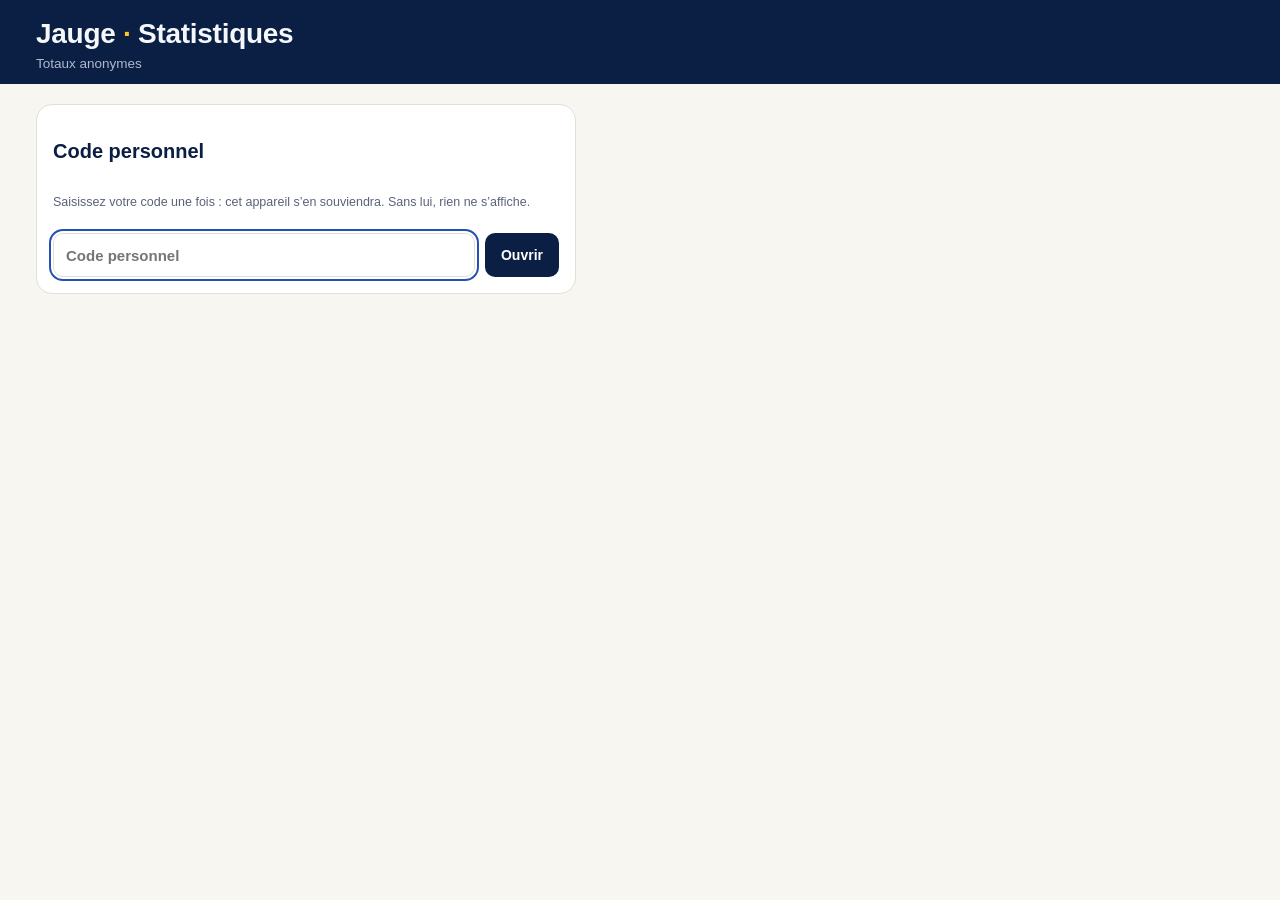
<file: lajauge/stats/index.html>
<!doctype html>
<html lang="fr">
<head>
<meta charset="utf-8">
<meta name="viewport" content="width=device-width, initial-scale=1, viewport-fit=cover">
<meta name="robots" content="noindex, nofollow, noarchive">
<meta name="referrer" content="no-referrer">
<meta http-equiv="Content-Security-Policy" content="default-src 'none'; style-src 'unsafe-inline'; script-src 'unsafe-inline'; img-src 'self' data:; connect-src https://qxqpbgmcrsufmcxbopwf.supabase.co https://ymszzxedzdaiipjfeptv.supabase.co; base-uri 'none'; form-action 'none'">
<meta name="color-scheme" content="light dark">
<title>Jauge — Statistiques</title>
<style>
/* Navy masthead, sticky section menu + period bar, then cards (one column on a
   phone, two from 900 px). System fonts only: the CSP allows no font download. */
:root{
  --band:#0B1F44; --band-fg:#F5F7FB; --band-muted:#AEB9D0; --band-line:#1D3566; --chip:#17325F; --chip-fg:#E6ECF7;
  --yellow:#FFC629; --on-yellow:#0B1F44;
  --bg:#F8F6F1; --card:#FFFFFF; --fg:#0B1F44; --muted:#596379; --line:#E4DFD3; --track:#EFEBE2; --field:#FFFFFF; --soft:#F8F6F1;
  --s-fuel:#D9A300; --s-fuel-soft:rgba(217,163,0,.2); --s-ev:#3B6FE0; --hatch:#D8D2C4; --nd:#8F887A; --live:#16A34A;
  --good:#116B32; --good-bg:#E2F3E7; --warn:#A44A04; --warn-bg:#FCEDD6; --warn-line:#E9B97A; --bad:#B91C1C; --bad-bg:#FBE3E3; --info:#475069; --info-bg:#ECEEF3;
  --ret:22,163,74;
  --link:#2350B8; --focus:#2350B8; --button:#0B1F44; --on-button:#FFFFFF; --sel:#0B1F44; --on-sel:#FFFFFF;
  --note-bg:#FFF8E0; --note-line:#EED48A; --skel:#ECE7DC;
  --font-display:-apple-system,BlinkMacSystemFont,"SF Pro Display","Segoe UI",Roboto,sans-serif;
  --font-text:-apple-system,BlinkMacSystemFont,"SF Pro Text","Segoe UI",Roboto,sans-serif;
  --stick-h:100px;
  color-scheme:light;
}
@media (prefers-color-scheme: dark){
  :root:not([data-theme="light"]){
    --band:#050E20; --band-fg:#EEF2F9; --band-muted:#8F9BB6; --band-line:#14284F; --chip:#132A55; --chip-fg:#DCE4F3;
    --bg:#08142C; --card:#10203F; --fg:#EEF2F9; --muted:#A3AEC6; --line:#223764; --track:#1A2C52; --field:#0B1830; --soft:#0B1830;
    --s-fuel:#D29C00; --s-fuel-soft:rgba(210,156,0,.24); --s-ev:#5B8DEF; --hatch:#2A4170; --nd:#7D8AA8; --live:#4ADE80;
    --good:#4ADE80; --good-bg:rgba(74,222,128,.14); --warn:#FBBF24; --warn-bg:rgba(251,191,36,.13); --warn-line:rgba(251,191,36,.42); --bad:#F87171; --bad-bg:rgba(248,113,113,.15); --info:#B7C1D6; --info-bg:#1A2C52;
    --ret:74,222,128;
    --link:#9DBBFA; --focus:#9DBBFA; --button:#FFC629; --on-button:#0B1F44; --sel:#FFC629; --on-sel:#0B1F44;
    --note-bg:#12244A; --note-line:#334A7C; --skel:#16294D;
    color-scheme:dark;
  }
}
:root[data-theme="dark"]{
  --band:#050E20; --band-fg:#EEF2F9; --band-muted:#8F9BB6; --band-line:#14284F; --chip:#132A55; --chip-fg:#DCE4F3;
  --bg:#08142C; --card:#10203F; --fg:#EEF2F9; --muted:#A3AEC6; --line:#223764; --track:#1A2C52; --field:#0B1830; --soft:#0B1830;
  --s-fuel:#D29C00; --s-fuel-soft:rgba(210,156,0,.24); --s-ev:#5B8DEF; --hatch:#2A4170; --nd:#7D8AA8; --live:#4ADE80;
  --good:#4ADE80; --good-bg:rgba(74,222,128,.14); --warn:#FBBF24; --warn-bg:rgba(251,191,36,.13); --warn-line:rgba(251,191,36,.42); --bad:#F87171; --bad-bg:rgba(248,113,113,.15); --info:#B7C1D6; --info-bg:#1A2C52;
  --ret:74,222,128;
  --link:#9DBBFA; --focus:#9DBBFA; --button:#FFC629; --on-button:#0B1F44; --sel:#FFC629; --on-sel:#0B1F44;
  --note-bg:#12244A; --note-line:#334A7C; --skel:#16294D;
  color-scheme:dark;
}

*{box-sizing:border-box}
[hidden]{display:none!important}
html{-webkit-text-size-adjust:100%;scroll-behavior:smooth}
@media (prefers-reduced-motion: reduce){html{scroll-behavior:auto}*,*::before,*::after{transition:none!important;animation:none!important}}
body{margin:0;min-height:100vh;min-height:100dvh;display:flex;flex-direction:column;background:var(--bg);color:var(--fg);font:14px/1.45 var(--font-text);overflow-x:hidden}
main{flex:1 0 auto}
.kpi .v,.hb .n,.st-n,.vt td,.fn .pct,.cols b,.chart svg,.cell,.d{font-variant-numeric:tabular-nums}
body::before{content:"";position:fixed;inset:0 0 auto;height:env(safe-area-inset-top,0px);z-index:30;background:var(--band)}
h1,h2,h3,h4{text-wrap:balance}
a{color:var(--link)}
:focus-visible{outline:2px solid var(--focus);outline-offset:2px}
.band :focus-visible,.nav :focus-visible,.foot :focus-visible{outline-color:var(--yellow)}
.wrap{max-width:1240px;margin-inline:auto;padding-left:max(16px,env(safe-area-inset-left,0px));padding-right:max(16px,env(safe-area-inset-right,0px))}
.sr{position:absolute;width:1px;height:1px;overflow:hidden;clip:rect(0 0 0 0);white-space:nowrap}
/* The hidden words of a tab stay inside its scrolling row: an absolute
   label placed past the screen made the whole page wider on iPhone (16/11). */
.tabs{position:relative}

/* Masthead */
.band{background:var(--band);color:var(--band-fg);padding-top:env(safe-area-inset-top,0px)}
.band .wrap{padding-block:18px 10px}
h1{margin:0;font:800 clamp(22px,5vw,28px)/1.15 var(--font-display);letter-spacing:-.01em}
h1 b{color:var(--yellow)}
.range{margin:4px 0 0;color:var(--band-muted);font-size:13.5px}
.staging{background:var(--yellow);color:var(--on-yellow);font-weight:700;font-size:13px;text-align:center;padding:7px 16px}

/* Sticky period bar */
.stick{position:sticky;top:0;z-index:20}
.hscroll{position:relative;display:flex;align-items:center;gap:8px;overflow-x:auto;scrollbar-width:none;padding-block:7px}
.hscroll::-webkit-scrollbar{display:none}
.navdot{display:inline-flex;align-items:center;justify-content:center;min-width:18px;height:18px;padding:0 5px;border-radius:99px;background:var(--warn-bg);color:var(--warn);font:800 11px/1 var(--font-text)}
.navdot.bad{background:var(--bad-bg);color:var(--bad)}
.period{background:var(--card);border-bottom:1px solid var(--line);padding-top:env(safe-area-inset-top,0px)}
.per-l{flex:none;font:700 11.5px/1 var(--font-text);color:var(--muted);text-transform:uppercase;letter-spacing:.06em;margin-right:2px}
.chipb{flex:none;min-height:36px;padding:0 13px;border-radius:99px;border:1px solid var(--line);background:var(--soft);color:var(--fg);font:600 13px/1 var(--font-text);cursor:pointer;white-space:nowrap}
.chipb[aria-pressed="true"]{background:var(--sel);border-color:var(--sel);color:var(--on-sel)}
.switch{flex:none;display:inline-flex;align-items:center;gap:7px;min-height:36px;padding:0 6px;border:0;background:transparent;color:var(--muted);font:600 12.5px/1 var(--font-text);cursor:pointer;white-space:nowrap}
.switch.first{margin-left:auto}
.sw{position:relative;flex:none;width:32px;height:20px;border-radius:99px;background:var(--line);transition:background .2s}
.sw::after{content:"";position:absolute;top:2px;left:2px;width:16px;height:16px;border-radius:50%;background:#fff;box-shadow:0 1px 2px rgba(0,0,0,.25);transition:transform .2s}
.switch[aria-checked="true"]{color:var(--fg)}
.switch[aria-checked="true"] .sw{background:var(--good)}
.switch[aria-checked="true"] .sw::after{transform:translateX(12px)}
.dates{display:flex;flex-wrap:wrap;align-items:center;gap:6px 10px;padding-bottom:9px}
.dates label{font-size:13px;font-weight:600;color:var(--muted);display:inline-flex;align-items:center;gap:6px}
.dates input{min-height:36px;font:600 14px var(--font-text);padding:0 8px;border-radius:10px;border:1px solid var(--line);background:var(--field);color:var(--fg);max-width:160px}
.tcount{margin:0;font-size:12.5px;color:var(--muted)}
.bar-msg{margin:0;padding-bottom:8px;font-size:13px;color:var(--warn);font-weight:600}
button.primary{min-height:40px;font:700 14px var(--font-text);padding:0 16px;border-radius:10px;border:0;background:var(--button);color:var(--on-button);cursor:pointer}
button.ghost{min-height:40px;font:600 14px var(--font-text);padding:0 14px;border-radius:10px;border:1px solid currentColor;background:transparent;color:inherit;cursor:pointer}

/* Lock, status, skeleton */
.gate{display:grid}
.gate > *{margin-top:20px}
.lockcard{max-width:540px;background:var(--card);border:1px solid var(--line);border-radius:16px;padding:16px;display:grid;gap:10px}
.lockcard h2{font-size:20px}
.lock{display:flex;flex-wrap:wrap;gap:10px;align-items:center}
.lock input{font:600 15px var(--font-text);min-height:44px;padding:0 12px;border-radius:10px;border:1px solid var(--line);background:var(--field);color:var(--fg);min-width:0;flex:1 1 220px}
.lock button{min-height:44px}
.message{font-size:14px;font-weight:600;margin:0}
.message.error{color:var(--bad)}
.statusbox{display:flex;flex-wrap:wrap;align-items:center;gap:8px 14px}
.status{margin:0;font-size:14px;color:var(--muted)}
.skel{display:grid;grid-template-columns:repeat(2,minmax(0,1fr));gap:10px}
.skel div{min-height:110px;border-radius:16px;background:var(--skel);animation:pulse 1.4s ease-in-out infinite}
@keyframes pulse{50%{opacity:.55}}
#dashboard{transition:opacity .2s}
#dashboard[aria-busy="true"]{opacity:.55}

/* Three levels: the essentials (tiles), one question at a time (tabs), the detail on demand */
.sect{margin:20px 0 8px;font:700 12px/1.3 var(--font-text);color:var(--muted);text-transform:uppercase;letter-spacing:.06em}
.liveline{display:flex;align-items:center;gap:10px;width:100%;min-height:44px;margin-top:12px;padding:9px 12px;border-radius:12px;border:1px solid var(--line);background:var(--card);color:var(--fg);font:400 13.5px/1.35 var(--font-text);text-align:left;cursor:pointer}
.liveline b{font-weight:700}
.liveline > span:nth-child(2){flex:1 1 auto;min-width:0}
.liveline .go{flex:none;color:var(--link);font-weight:700;white-space:nowrap}
.tiles{display:grid;grid-template-columns:repeat(2,minmax(0,1fr));gap:10px}
@media (min-width:760px){.tiles{grid-template-columns:repeat(4,minmax(0,1fr));gap:14px}}
.tile{display:flex;flex-direction:column;align-items:flex-start;gap:3px;min-width:0;margin:0;padding:14px 14px 13px;border-radius:16px;border:1px solid var(--line);background:var(--card);color:var(--fg);font:inherit;text-align:left}
button.tile{cursor:pointer}
.tile .v{font:800 34px/1.05 var(--font-display);letter-spacing:-.02em;font-variant-numeric:tabular-nums;max-width:100%;overflow-wrap:anywhere}
.tile .v.good{color:var(--good)} .tile .v.warn{color:var(--warn)} .tile .v.bad{color:var(--bad)}
.tile .l{font:600 14px/1.25 var(--font-text)}
.tile .t,.r .t{font-size:12.5px;line-height:1.3;font-weight:600;color:var(--muted)}
.t.up{color:var(--good)} .t.down{color:var(--bad)}
.tabs{display:flex;gap:8px;overflow-x:auto;scrollbar-width:none;margin-inline:-16px;padding:2px 16px 4px}
.tabs::-webkit-scrollbar{display:none}
@media (min-width:640px){.tabs{margin-inline:0;padding-inline:0}}
.tab{flex:none;display:inline-flex;align-items:center;gap:6px;min-height:42px;padding:0 16px;border-radius:99px;border:1px solid var(--line);background:var(--card);color:var(--muted);font:600 14.5px/1 var(--font-text);cursor:pointer;white-space:nowrap}
.tab[aria-selected="true"]{background:var(--sel);border-color:var(--sel);color:var(--on-sel)}
.panel{margin:12px 0 32px;padding:18px 16px 8px;border-radius:16px;border:1px solid var(--line);background:var(--card);min-width:0}
@media (min-width:640px){.panel{padding:22px 22px 10px}}
.q{margin:0;font:800 21px/1.25 var(--font-display);letter-spacing:-.01em}
.ans{margin:6px 0 8px;color:var(--muted);font-size:14.5px;line-height:1.45}
.kv.big li{align-items:center;padding:11px 0;font-size:15px}
.kv.big li b{font:800 18px/1.2 var(--font-display)}
.kv .r{display:flex;flex-direction:column;align-items:flex-end;gap:1px;text-align:right;flex:none;max-width:60%}
.kv li > span:first-child{min-width:0}
.pchart{margin-top:16px}
.pchart .mini{margin-top:0}
.more-b{display:inline-flex;align-items:center;gap:9px;min-height:44px;margin-top:10px;padding:0;border:0;background:none;color:var(--link);font:700 15px/1 var(--font-text);cursor:pointer}
.more-b::after{content:"";width:7px;height:7px;border-right:2px solid currentColor;border-bottom:2px solid currentColor;transform:translateY(-2px) rotate(45deg)}
.more-b[aria-expanded="true"]::after{transform:translateY(2px) rotate(-135deg)}
.detail{margin-top:4px}
.panel .detail.grid{padding-block:0 8px;gap:0 28px}
.detail .card{background:none;border:0;border-top:1px solid var(--line);border-radius:0;padding:18px 0 8px;scroll-margin-top:calc(var(--stick-h) + 12px)}

/* Cards (the detail of each question) */
.grid{display:grid;grid-template-columns:minmax(0,1fr);gap:12px;padding-block:14px 32px}
@media (min-width:900px){.grid{grid-template-columns:repeat(2,minmax(0,1fr));gap:18px;padding-block:22px 40px}.full{grid-column:1/-1}}
.card{background:var(--card);border:1px solid var(--line);border-radius:14px;padding:16px 14px;min-width:0;scroll-margin-top:calc(var(--stick-h) + 12px)}
@media (min-width:640px){.card{border-radius:16px;padding:18px 20px}}
.card h2{margin:0 0 3px;display:flex;flex-wrap:wrap;align-items:center;gap:6px 8px;font:800 17px/1.25 var(--font-display);letter-spacing:-.01em}
.hint{margin:0 0 12px;color:var(--muted);font-size:12.5px}
.new{display:inline-block;background:var(--good-bg);color:var(--good);font:800 10.5px/1.5 var(--font-text);padding:1px 7px;border-radius:6px;letter-spacing:.03em}
.livedot{flex:none;width:10px;height:10px;border-radius:50%;background:var(--live);box-shadow:0 0 0 4px rgba(22,163,74,.18)}
.mini{margin:14px 0 6px;font:700 11.5px/1.3 var(--font-text);color:var(--muted);text-transform:uppercase;letter-spacing:.06em;display:flex;flex-wrap:wrap;align-items:center;gap:6px}
.note{margin:10px 0 0;color:var(--muted);font-size:12.5px;line-height:1.45}
.later{margin:0;padding:12px 14px;border:1px dashed var(--line);border-radius:12px;color:var(--muted);font-size:13px;background:var(--soft)}
.later + .later{margin-top:8px}
.two{display:grid;grid-template-columns:minmax(0,1fr);gap:4px}
.fgrid{display:grid;grid-template-columns:minmax(0,1fr);gap:6px 28px}
@media (min-width:640px){.fgrid{grid-template-columns:repeat(2,minmax(0,1fr))}}
.kv{margin:0 0 6px;padding:0;list-style:none}
.kv li{display:flex;justify-content:space-between;align-items:baseline;gap:12px;padding:8px 0;border-bottom:1px solid var(--line);font-size:14px}
.kv li b{font-variant-numeric:tabular-nums;white-space:nowrap}
.kv li.none{color:var(--muted);border-bottom:0}
.kv .sub{display:block;margin-top:2px;font-size:12.5px;line-height:1.3;font-weight:400;color:var(--muted)}
@media (min-width:640px){.two{grid-template-columns:repeat(2,minmax(0,1fr));gap:18px}}
.two > div{min-width:0}

/* KPI tiles: 2 per row on a phone */
.kpis{display:grid;grid-template-columns:repeat(2,minmax(0,1fr));gap:8px}
@media (min-width:900px){.kpis.k6{grid-template-columns:repeat(6,minmax(0,1fr));gap:12px}.kpis.k3{grid-template-columns:repeat(3,minmax(0,1fr))}}
.kpi{background:var(--soft);border-radius:12px;padding:11px 12px;min-width:0;display:flex;flex-direction:column;gap:2px}
.kpi .v{font:800 24px/1.1 var(--font-display);letter-spacing:-.02em;display:flex;flex-wrap:wrap;align-items:center;gap:4px 8px}
@media (min-width:900px){.kpi .v{font-size:26px}}
.kpi .v.good{color:var(--good)} .kpi .v.warn{color:var(--warn)} .kpi .v.bad{color:var(--bad)}
.kpi .l{color:var(--muted);font-size:12px;line-height:1.3}
.kpi .s{color:var(--muted);font-size:11.5px;line-height:1.3}
.d{font-size:11.5px;font-weight:700;line-height:1.3;color:var(--muted)}
.d.up{color:var(--good)} .d.down{color:var(--bad)}
.spark svg{display:block}
.sp-bar{fill:var(--s-ev)} .sp-now{fill:var(--live)} .sp-zero{fill:var(--line)}

/* Horizontal bars */
.hb{display:grid;grid-template-columns:minmax(0,118px) minmax(0,1fr) auto;gap:8px 10px;align-items:center;margin:6px 0;font-size:13px}
@media (max-width:639px){.hb{grid-template-columns:minmax(0,110px) minmax(0,1fr) auto}}
.hb .bar{height:14px;background:var(--track);border-radius:5px;overflow:hidden}
.hb .bar i{display:block;height:100%;background:var(--s-ev);border-radius:5px}
.hb.fuel .bar i{background:var(--s-fuel)}
.hb.out .bar i{background:var(--muted);opacity:.5}
.hb .n{text-align:right;font-weight:700;white-space:nowrap}
.hb .n small{font-weight:500;color:var(--muted);font-size:11.5px}
.hb .x{grid-column:1/-1;margin-top:-4px;font-size:11.5px;color:var(--muted)}

/* Funnels */
.fn{display:grid;grid-template-columns:minmax(0,150px) minmax(0,1fr) auto;align-items:center;gap:8px 10px;margin:7px 0;font-size:13px}
@media (max-width:639px){.fn{grid-template-columns:minmax(0,112px) minmax(0,1fr) auto}}
.fn .bar{height:20px;background:var(--track);border-radius:6px;overflow:hidden}
.fn .bar i{display:block;height:100%;background:var(--s-fuel);border-radius:6px}
.fn.one .bar i{background:var(--yellow)}
.fn .pct{text-align:right;font-weight:700;white-space:nowrap;min-width:3ch}
.drop{margin-top:8px;color:var(--bad);font-size:12px;font-weight:700}

/* Pills */
.pills{display:flex;flex-wrap:wrap;gap:6px}
.pill{display:inline-flex;align-items:center;white-space:nowrap;padding:3px 9px;border-radius:99px;font-size:12px;font-weight:700;background:var(--info-bg);color:var(--info)}
.pill.ok{background:var(--good-bg);color:var(--good)} .pill.wa{background:var(--warn-bg);color:var(--warn)} .pill.ko{background:var(--bad-bg);color:var(--bad)}
.st{display:inline-flex;align-items:center;gap:5px;font:700 12px/1 var(--font-text);border-radius:99px;padding:6px 9px;white-space:nowrap}
.st i{font-style:normal;font-weight:800}
.st.good{background:var(--good-bg);color:var(--good)} .st.warn{background:var(--warn-bg);color:var(--warn)} .st.bad{background:var(--bad-bg);color:var(--bad)} .st.info{background:var(--info-bg);color:var(--info)}

/* Tables */
.tscroll{overflow-x:auto;min-width:0;-webkit-overflow-scrolling:touch}
.vt{width:100%;border-collapse:collapse;font-size:13px}
.vt caption{text-align:left;font-size:12px;color:var(--muted);padding-bottom:6px}
.vt th{text-align:right;color:var(--muted);font-weight:600;font-size:12px;padding:6px;border-bottom:1px solid var(--line);vertical-align:bottom}
.vt td{text-align:right;padding:7px 6px;border-bottom:1px solid var(--track);white-space:nowrap}
.vt th:first-child,.vt td:first-child{text-align:left;padding-left:0;white-space:normal}
.vt tbody th{text-align:left;font-weight:400;color:inherit;font-size:13px;padding:7px 6px 7px 0;border-bottom:1px solid var(--track);white-space:normal}
.vt td.m{color:var(--muted)}
.vt.wide td:last-child,.vt.wide th:last-child{text-align:left;white-space:normal}
.vt.wide td:first-child{width:26%;min-width:96px;vertical-align:top}
.vt.wide td{vertical-align:top;line-height:1.45}
@media (max-width:639px){.vt th,.vt td{padding:7px 4px}.vt.wide td:first-child{min-width:84px}}
.cell{display:inline-block;min-width:46px;text-align:center;border-radius:6px;padding:3px 4px;font-weight:700;font-size:12px}
.vt-s{display:none}
@media (max-width:599px){.vt-l{display:none}.vt-s{display:inline}}

/* Hour bars */
.hours{display:grid;grid-template-columns:repeat(24,minmax(0,1fr));gap:3px;height:110px;align-items:end;margin-top:6px;border-bottom:1px solid var(--line)}
.hours i{display:block;background:var(--s-ev);border-radius:3px 3px 0 0;opacity:.85;min-height:0}
.hours i.now{background:var(--live);opacity:1}
.hours i.z{background:transparent}
.axis{display:flex;justify-content:space-between;color:var(--muted);font-size:11px;margin-top:4px}

/* Column charts (HTML) and line chart (SVG): days */
.cols{display:grid;grid-template-columns:repeat(var(--n),minmax(0,1fr));gap:var(--g,6px);height:120px;align-items:end;border-bottom:1px solid var(--muted)}
.col{display:flex;flex-direction:column;align-items:center;justify-content:flex-end;gap:4px;height:100%;min-width:0}
.col b{font:700 11.5px/1 var(--font-display);white-space:nowrap}
.col i{display:block;width:100%;max-width:36px;height:calc(var(--h) * 1px);border-radius:4px 4px 0 0;background:var(--s-fuel)}
.dense .col i{border-radius:1px 1px 0 0}
.col.zero b{color:var(--muted)}
.col.prov i,.col.part i{background:var(--s-fuel-soft);box-shadow:inset 0 0 0 1.5px var(--s-fuel)}
.col.nd i,.col.provnd i{height:100px;background:transparent;box-shadow:none;border:1.5px dashed var(--nd);border-bottom:0}
.dense .col.nd i,.dense .col.provnd i{border-width:1px}
.col.nd b,.col.provnd b{color:var(--muted)}
.col.pre i{height:100px;background:repeating-linear-gradient(135deg,var(--hatch) 0 3px,transparent 3px 7px)}
.cols-x{display:grid;grid-template-columns:repeat(var(--n),minmax(0,1fr));gap:var(--g,6px);text-align:center;font-size:11px;color:var(--muted);line-height:1.25;margin-top:6px}
.cols-x b{display:block;color:var(--fg);font-size:12px}
.ticks{position:relative;height:16px;margin-top:6px;overflow:hidden;font-size:11px;color:var(--muted);line-height:16px;container-type:inline-size}
.ticks span{position:absolute;top:0;white-space:nowrap;transform:translateX(-50%)}
.ticks span.first{transform:none}
.ticks span.last{transform:translateX(-100%)}
@container (max-width:420px){.ticks span.mid{display:none}}
.chart{min-width:0}
.chart svg{display:block;max-width:100%;height:auto}
.c-grid{stroke:var(--line);stroke-width:1}
.c-base{stroke:var(--muted);stroke-width:1}
.c-area{fill:var(--s-fuel);fill-opacity:.1}
.c-line{fill:none;stroke:var(--s-fuel);stroke-width:2;stroke-linejoin:round;stroke-linecap:round}
.c-line.prov{stroke-dasharray:5 4}
.c-pt{fill:var(--s-fuel);stroke:var(--card);stroke-width:2}
.c-pt.prov{fill:var(--card);stroke:var(--s-fuel);stroke-width:2}
.c-ax{fill:var(--muted);font:500 11px var(--font-text)}
.c-ax.strong{fill:var(--fg);font-weight:700;font-size:12px}
.c-lab{fill:var(--fg);font:800 13px var(--font-display)}
.c-nd{fill:none;stroke:var(--nd);stroke-width:1.2;stroke-dasharray:3 3}
.c-nd-bg{fill:var(--card)}
.c-nd-ln{stroke:var(--hatch);stroke-width:3}
.c-hit{fill:transparent}
.pick{display:flex;flex-wrap:wrap;align-items:center;gap:6px 10px;margin-bottom:6px}
.pick label{font:700 13px/1.3 var(--font-text)}
.pick select{flex:1 1 180px;min-width:0;max-width:100%;min-height:40px;font:600 14px var(--font-text);padding:0 10px;border-radius:10px;border:1px solid var(--line);background:var(--field);color:var(--fg)}
.ckey{display:flex;flex-wrap:wrap;gap:4px 14px;font-size:12px;color:var(--muted);align-items:center;margin-top:8px}
.ckey span{display:inline-flex;align-items:center;gap:6px}
.key{display:inline-block;width:18px;height:10px;border-radius:3px}
.key.solid{background:var(--s-fuel)}
.key.prov{background:var(--s-fuel-soft);box-shadow:inset 0 0 0 1.5px var(--s-fuel)}
.key.nd{background:transparent;border:1.5px dashed var(--nd)}
.key.pre{background:repeating-linear-gradient(135deg,var(--hatch) 0 3px,transparent 3px 6px);box-shadow:inset 0 0 0 1px var(--hatch)}
details.more{margin-top:14px;border-top:1px solid var(--line);padding-top:4px}
details.more > summary{cursor:pointer;min-height:40px;display:flex;align-items:center;font-weight:700;font-size:13.5px;list-style:none}
details.more > summary::-webkit-details-marker{display:none}
details.more > summary::after{content:"";margin-left:8px;width:7px;height:7px;border-right:2px solid currentColor;border-bottom:2px solid currentColor;transform:translateY(-2px) rotate(45deg)}
details.more[open] > summary::after{transform:translateY(2px) rotate(-135deg)}

/* Santé lists */
.f{display:grid;grid-template-columns:minmax(0,1fr) auto;gap:6px 12px;align-items:center;padding:10px 0;border-top:1px solid var(--line)}
.f:first-child{border-top:0;padding-top:2px}
.f h4{margin:0;font:700 14px/1.3 var(--font-display)}
.f p{grid-column:1/-1;margin:0;font-size:13px;color:var(--muted)}
.meter-h{display:flex;justify-content:space-between;gap:10px;flex-wrap:wrap;font-size:13.5px;margin-top:10px}
.meter{height:10px;border-radius:5px;background:var(--track);overflow:hidden;margin:6px 0}
.meter i{display:block;height:100%;border-radius:5px;background:var(--good)}
.meter.warn i{background:var(--warn)}
.meter.bad i{background:var(--bad)}
.aways{display:grid;gap:8px}
@media (min-width:900px){.aways{grid-template-columns:repeat(2,minmax(0,1fr))}}
.away{display:flex;flex-wrap:wrap;align-items:center;justify-content:space-between;gap:4px 12px;min-height:44px;padding:10px 12px;border-radius:12px;background:var(--soft);color:var(--fg);text-decoration:none;font-size:13.5px}
.away:hover .where{text-decoration:underline}
.away span:first-child{min-width:0;flex:1 1 180px}
.where{font-weight:700;color:var(--link)}

/* Footer */
.foot{background:var(--band);color:var(--band-fg)}
.foot .wrap{padding-block:26px calc(30px + env(safe-area-inset-bottom,0px));display:grid;gap:12px;font-size:13.5px}
.foot h2{margin:0;font:800 17px/1.2 var(--font-display)}
.foot p{margin:0;color:var(--band-muted);max-width:75ch}
.foot strong{color:var(--band-fg)}
.forget{justify-self:start;min-height:44px;padding:0 14px;border-radius:12px;border:1px solid var(--chip);background:var(--chip);color:var(--band-fg);font:600 14px var(--font-text);cursor:pointer}
</style>
</head>
<body>
<header class="band">
  <div class="wrap">
    <h1>Jauge <b aria-hidden="true">·</b> Statistiques</h1>
    <p class="range" id="range">Totaux anonymes</p>
  </div>
</header>
<div class="staging" id="stagingBanner" hidden>Serveur d’essai · ces chiffres ne viennent pas des vrais utilisateurs</div>

<div class="stick" id="stick" hidden>
  <div class="period" id="periode">
    <div class="wrap hscroll" role="group" aria-label="Période">
      <span class="per-l" aria-hidden="true">Période</span>
      <button type="button" class="chipb" data-p="today" aria-pressed="false">Aujourd’hui</button>
      <button type="button" class="chipb" data-p="yesterday" aria-pressed="false">Hier</button>
      <button type="button" class="chipb" data-p="7" aria-pressed="true">7 jours</button>
      <button type="button" class="chipb" data-p="30" aria-pressed="false">30 jours</button>
      <button type="button" class="chipb" data-p="90" aria-pressed="false">90 jours</button>
      <button type="button" class="chipb" data-p="all" aria-pressed="false">Depuis le début</button>
      <button type="button" class="chipb" data-p="custom" aria-pressed="false" aria-controls="dates">Dates…</button>
      <button type="button" class="switch first" id="compare" role="switch" aria-checked="false"><span class="sw" aria-hidden="true"></span>Comparer à la période d’avant</button>
    </div>
    <div class="wrap">
      <form class="dates" id="dates" hidden>
        <label>Du <input type="date" id="dFrom" required></label>
        <label>au <input type="date" id="dTo" required></label>
        <button class="primary" type="submit">Afficher</button>
        <span class="tcount" id="datesMsg" role="alert"></span>
      </form>
      <p class="bar-msg" id="barMsg" role="status" hidden></p>
    </div>
  </div>
</div>

<main>
  <div class="wrap gate" id="gate">
    <section class="lockcard" id="lockcard" hidden aria-labelledby="lockTitle">
      <h2 id="lockTitle">Code personnel</h2>
      <p class="hint" id="lockSub">Saisissez votre code une fois : cet appareil s’en souviendra. Sans lui, rien ne s’affiche.</p>
      <form class="lock" id="lock">
        <input id="code" type="password" autocomplete="current-password" spellcheck="false" autocapitalize="off" aria-label="Code personnel" placeholder="Code personnel">
        <button class="primary" type="submit">Ouvrir</button>
      </form>
      <p class="message error" id="lockMessage" role="alert" hidden></p>
    </section>
    <div class="statusbox" id="statusBox" hidden>
      <p class="status" id="status" role="status"></p>
      <button type="button" class="ghost" id="retry" hidden>Réessayer</button>
    </div>
    <div class="skel" id="skeleton" hidden aria-hidden="true"><div></div><div></div><div></div><div></div></div>
  </div>

  <div id="dashboard" hidden>
    <div class="wrap">
      <button type="button" class="liveline" id="liveline" hidden></button>
      <h2 class="sect" id="h-tiles">L’essentiel en un coup d’œil</h2>
      <div class="tiles" id="tiles" role="group" aria-labelledby="h-tiles"></div>
      <h2 class="sect" id="h-tabs">Une question à la fois</h2>
      <div class="tabs" id="tabs" role="tablist" aria-labelledby="h-tabs">
        <button type="button" class="tab" role="tab" id="t-utilisateurs" data-tab="utilisateurs" aria-controls="p-utilisateurs" aria-selected="true">Utilisateurs</button>
        <button type="button" class="tab" role="tab" id="t-usage" data-tab="usage" aria-controls="p-usage" aria-selected="false" tabindex="-1">Usage</button>
        <button type="button" class="tab" role="tab" id="t-argent" data-tab="argent" aria-controls="p-argent" aria-selected="false" tabindex="-1">Argent</button>
        <button type="button" class="tab" role="tab" id="t-jaugeurs" data-tab="jaugeurs" aria-controls="p-jaugeurs" aria-selected="false" tabindex="-1">Jaugeurs</button>
        <button type="button" class="tab" role="tab" id="t-technique" data-tab="technique" aria-controls="p-technique" aria-selected="false" tabindex="-1">Technique</button>
      </div>
      <div id="panels"></div>
    </div>
  </div>
</main>

<footer class="foot" id="foot" hidden>
  <div class="wrap">
    <h2>Confidentialité</h2>
    <p><strong>Totaux anonymes</strong> par jour, par heure et par tranche de 5 minutes, par version de l’app et d’iOS. Aucun identifiant, aucune position, aucune station, aucun texte saisi, aucun montant. Effacés après 25 mois (chiffres « en direct » : 2 jours). Chacun peut couper la collecte dans Mon tableau de bord › Réglages › Confidentialité › Statistiques anonymes.</p>
    <p>Rétention : sans identifiant, seule la semaine d’installation est connue. Une semaine de moins de 5 installations, ou une case sous 5 iPhone en moyenne, reste masquée par le serveur ; un nombre sous 5 pour toute la période peut s’afficher « < 5 ».</p>
    <p>Communauté et Santé : totaux et états calculés par le serveur à chaque lecture, jamais un profil, un contributeur ni une station.</p>
    <button type="button" class="forget" id="forget">Oublier le code sur cet appareil</button>
  </div>
</footer>
<noscript><p class="wrap">Ce tableau de bord a besoin de JavaScript.</p></noscript>
<script>
(function () {
  "use strict";

  // Publication day of the app version that sends test installs to staging
  // ("YYYY-MM-DD"). Until then, production also holds the owner's test devices:
  // a period is never compared with one on the other side of that day.
  const TESTS_IN_PRODUCTION_UNTIL = "2026-10-31";

  const NB = " ", NN = " ";
  const PROD = "https://qxqpbgmcrsufmcxbopwf.supabase.co/functions/v1/usage-stats/report";
  // Supabase Pro plan (subscribed 14/11): 8 GB of database per project.
  const DB_LIMIT_BYTES = 8 * 1073741824;
  const STAGING = "https://ymszzxedzdaiipjfeptv.supabase.co/functions/v1/usage-stats/report";
  // #essai reads the staging server only, to try the page on test data.
  const ESSAI = location.hash === "#essai";
  const CODE_KEY = "jauge.stats.code", ESSAI_KEY = "jauge.stats.code.essai";
  const BASE_KEY = ESSAI ? ESSAI_KEY : CODE_KEY;
  const BASE = ESSAI ? STAGING : PROD;
  const PERIOD_KEY = "jauge.stats.period", COMPARE_KEY = "jauge.stats.compare";
  const FIRST_KEY = "jauge.stats.first", DATES_KEY = "jauge.stats.dates", TAB_KEY = "jauge.stats.tab";
  const TABS = ["utilisateurs", "usage", "argent", "jaugeurs", "technique"];
  const $ = (id) => document.getElementById(id);
  const root = document.documentElement;
  let reduceMotion = false;
  try { reduceMotion = window.matchMedia("(prefers-reduced-motion: reduce)").matches; } catch (e) {}

  // Storage can be blocked (private browsing): the visit then keeps its values in memory.
  const memory = Object.create(null);
  function store(key, value) {
    if (value === null) delete memory[key]; else memory[key] = value;
    try { if (value === null) localStorage.removeItem(key); else localStorage.setItem(key, value); } catch (e) {}
  }
  function stored(key) {
    let v = null;
    try { v = localStorage.getItem(key); } catch (e) {}
    return v !== null ? v : (key in memory ? memory[key] : null);
  }
  function esc(t) { return String(t).replace(/[&<>"']/g, (c) => ({ "&": "&amp;", "<": "&lt;", ">": "&gt;", '"': "&quot;", "'": "&#39;" }[c])); }

  /* ---------- Numbers, durations, dates ---------- */
  function fmt(n) { return Math.round(Number(n) || 0).toLocaleString("fr-FR"); }
  function dec1(n) { return Number(n).toLocaleString("fr-FR", { minimumFractionDigits: 1, maximumFractionDigits: 1 }); }
  function pl(n, one, many) { return Math.abs(n) < 2 ? one : many; }
  function nw(n, one, many) { return fmt(n) + NB + pl(n, one, many); }
  // < 60 s « 26 s » ; < 1 h « 3 min 05 s » (« 3 min ») ; ≥ 1 h « 2 h 05 ».
  function duration(seconds) {
    if (seconds == null || !isFinite(seconds)) return "—";
    let s = Math.round(seconds);
    if (s < 60) return s + NB + "s";
    if (s < 3600) {
      const m = Math.floor(s / 60), r = s % 60;
      return m + NB + "min" + (r ? NB + (r < 10 ? "0" : "") + r + NB + "s" : "");
    }
    const minutes = Math.round(s / 60), h = Math.floor(minutes / 60), m = minutes % 60;
    return h + NB + "h" + NB + (m < 10 ? "0" : "") + m;
  }
  // Short form for column labels.
  function durShort(seconds) {
    const s = Math.round(seconds);
    if (s < 60) return s + NB + "s";
    if (s < 3600) return Math.round(s / 60) + NB + "min";
    const minutes = Math.round(s / 60);
    return Math.floor(minutes / 60) + NB + "h" + NB + String(minutes % 60).padStart(2, "0");
  }

  function dayDate(s) { return new Date(s + "T00:00:00Z"); }
  function isoDay(d) { return d.toISOString().slice(0, 10); }
  function addDays(s, n) { const d = dayDate(s); d.setUTCDate(d.getUTCDate() + n); return isoDay(d); }
  const parisDayFmt = new Intl.DateTimeFormat("en-CA", { timeZone: "Europe/Paris", year: "numeric", month: "2-digit", day: "2-digit" });
  function parisDay(date) { return parisDayFmt.format(date); }
  const F = {
    wdLong: new Intl.DateTimeFormat("fr-FR", { weekday: "long", timeZone: "UTC" }),
    wdShort: new Intl.DateTimeFormat("fr-FR", { weekday: "short", timeZone: "UTC" }),
    mLong: new Intl.DateTimeFormat("fr-FR", { month: "long", timeZone: "UTC" }),
    mShort: new Intl.DateTimeFormat("fr-FR", { month: "short", timeZone: "UTC" })
  };
  function P(s) {
    const d = dayDate(s), n = d.getUTCDate();
    return { day: n, dn: n === 1 ? "1er" : String(n), month: d.getUTCMonth(), year: d.getUTCFullYear(),
      wd: F.wdLong.format(d), wds: F.wdShort.format(d), ml: F.mLong.format(d), ms: F.mShort.format(d) };
  }
  // « jeudi 15 octobre 2026 »
  function longDay(s) { const p = P(s); return p.wd + " " + p.dn + " " + p.ml + " " + p.year; }
  // « 15 octobre »
  function dayMonth(s) { const p = P(s); return p.dn + " " + p.ml; }
  // « mer. 21 oct. »
  function dayShort(s) { const p = P(s); return p.wds + " " + p.dn + " " + p.ms; }
  // « Du jeudi 15 au mercredi 21 octobre 2026 »
  function rangeLong(from, to) {
    const a = P(from), b = P(to);
    if (from === to) return longDay(to);
    if (a.year !== b.year) return "Du " + a.wd + " " + a.dn + " " + a.ml + " " + a.year + " au " + b.wd + " " + b.dn + " " + b.ml + " " + b.year;
    if (a.month !== b.month) return "Du " + a.wd + " " + a.dn + " " + a.ml + " au " + b.wd + " " + b.dn + " " + b.ml + " " + b.year;
    return "Du " + a.wd + " " + a.dn + " au " + b.wd + " " + b.dn + " " + b.ml + " " + b.year;
  }
  // « 15–21 oct. »
  function rangeShort(from, to) {
    const a = P(from), b = P(to);
    if (from === to) return b.dn + NB + b.ms;
    if (a.year !== b.year) return a.dn + NB + a.ms + NB + a.year + "–" + b.dn + NB + b.ms + NB + b.year;
    if (a.month !== b.month) return a.dn + NB + a.ms + "–" + b.dn + NB + b.ms;
    return a.dn + "–" + b.dn + NB + b.ms;
  }
  // « Du 15 au 21 octobre » / « Le 21 octobre »
  function rangeMid(from, to) {
    const a = P(from), b = P(to);
    if (from === to) return "Le " + b.dn + " " + b.ml;
    if (a.year !== b.year) return "Du " + a.dn + " " + a.ml + " " + a.year + " au " + b.dn + " " + b.ml + " " + b.year;
    if (a.month !== b.month) return "Du " + a.dn + " " + a.ml + " au " + b.dn + " " + b.ml;
    return "Du " + a.dn + " au " + b.dn + " " + b.ml;
  }
  // « le 15 et le 17 octobre », « le 30 septembre et le 2 octobre »
  function listDays(days) {
    const sameMonth = days.every((d) => d.slice(0, 7) === days[0].slice(0, 7));
    const items = days.map((d) => "le " + (sameMonth ? P(d).dn : dayMonth(d)));
    const joined = items.length === 1 ? items[0] : items.slice(0, -1).join(", ") + " et " + items[items.length - 1];
    return joined + (sameMonth ? " " + P(days[0]).ml : "");
  }

  // Instants from Postgres carry microseconds; keep milliseconds for Safari.
  function instant(s) { return s ? new Date(String(s).replace(/(\.\d{3})\d+/, "$1")) : null; }
  const clockFmt = new Intl.DateTimeFormat("en-GB", { timeZone: "Europe/Paris", hour: "2-digit", minute: "2-digit", hourCycle: "h23" });
  function clock(date) { const [h, m] = clockFmt.format(date).split(":"); return Number(h) + NB + "h" + NB + m; }
  // « aujourd’hui à 13 h 25 », « hier à … », « le dimanche 18 octobre à 12 h 27 »
  function when(date, ref) {
    const d = parisDay(date), r = parisDay(ref);
    if (d === r) return "aujourd’hui à " + clock(date);
    if (d === addDays(r, -1)) return "hier à " + clock(date);
    const p = P(d);
    return "le " + p.wd + " " + p.dn + " " + p.ml + (p.year !== P(r).year ? " " + p.year : "") + " à " + clock(date);
  }

  /* ---------- Maths rules (pure, exposed read-only for the tests) ---------- */
  // Largest remainder: whole percent from a total of 1 000, one decimal below.
  function shares(values) {
    const vals = values.map((v) => Math.max(0, Math.round(Number(v) || 0)));
    const total = vals.reduce((a, b) => a + b, 0);
    if (total === 0) return { total: 0, U: 0, items: vals.map((v) => ({ value: v, units: 0, text: "—" })) };
    const U = total < 1000 ? 1000 : 100;
    const units = vals.map((v) => Math.floor(v * U / total));
    const rest = vals.map((v) => (v * U) % total);
    let left = U - units.reduce((a, b) => a + b, 0);
    const order = vals.map((v, i) => i).sort((a, b) => (rest[b] - rest[a]) || (vals[b] - vals[a]) || (a - b));
    for (let k = 0; k < left; k++) units[order[k]] += 1;
    return { total, U, items: vals.map((v, i) => ({ value: v, units: units[i], text: shareText(v, units[i], U) })) };
  }
  function shareText(v, units, U) {
    if (v === 0) return "—";
    if (units === 0) return "<" + NN + (U === 1000 ? "0,1" : "1") + NN + "%";
    return (U === 1000 ? dec1(units / 10) : String(units)) + NN + "%";
  }
  // A ratio that is not a share of a list (failure rate, price age, offer).
  function ratio(part, total) {
    if (!(total > 0)) return "—";
    if (part === 0) return "0" + NN + "%";
    const U = total < 1000 ? 1000 : 100;
    const units = Math.round(part * U / total);
    return shareText(part, units, U);
  }
  function perPhoneDay(x, phoneDays) { return phoneDays > 0 ? dec1(x / phoneDays) : "—"; }

  // First matching rule wins: provisional, before collection, no summary, value.
  function dayState(day, value, report) {
    const app = report.app;
    if (app.provisional_from && day >= app.provisional_from) {
      return value == null ? { key: "provnd", text: "aucune donnée pour l’instant", value: null }
        : { key: "prov", text: "provisoire", value };
    }
    if (app.collection_start && day < app.collection_start) return { key: "pre", text: "avant la collecte", value: null };
    const i = report.days.indexOf(day);
    if (i < 0 || app.phone_days_by_day[i] == null) return { key: "nd", text: "aucune donnée", value: null };
    return { key: "value", text: "", value: value == null ? 0 : value };
  }

  // Comparisons: previous period complete, and (production) the two periods
  // on the same side of the day test devices left production.
  function comparable(report, opts) {
    const prev = report.previous || {};
    if (!prev.complete) return { ok: false, reason: prev.reason || "provisional" };
    const cutoff = opts && opts.cutoff;
    if ((opts && opts.testsOn) || !cutoff) return { ok: true, reason: null };
    const side = (from, to) => (to <= cutoff ? "before" : from > cutoff ? "after" : "both");
    const now = side(report.from, report.to), before = side(prev.from, prev.to);
    if (now !== "both" && now === before) return { ok: true, reason: null };
    return { ok: false, reason: "tests_cutoff" };
  }

  function versionKey(v) { return String(v).split(".").map((x) => Number(x) || 0); }
  function versionDesc(a, b) {
    const x = versionKey(a.app), y = versionKey(b.app);
    for (let i = 0; i < Math.max(x.length, y.length); i++) {
      const d = (y[i] == null ? -1 : y[i]) - (x[i] == null ? -1 : x[i]);
      if (d) return d;
    }
    return 0;
  }
  /* ---------- Day series ---------- */
  // Points of one series on the period axis, with their state; 12 months are
  // summed by calendar week (Monday to Sunday).
  function dayPoints(report, values) {
    return report.days.map((day, i) => {
      const s = dayState(day, values ? values[i] : report.app.phone_days_by_day[i], report);
      return { day, from: day, to: day, value: s.value, key: s.key, text: s.text };
    });
  }
  function weekly(points) {
    const out = [];
    points.forEach((p) => {
      const wd = (dayDate(p.day).getUTCDay() + 6) % 7;
      const monday = addDays(p.day, -wd);
      let w = out[out.length - 1];
      if (!w || w.monday !== monday) { w = { monday, from: p.day, to: p.day, list: [] }; out.push(w); }
      w.to = p.day; w.list.push(p);
    });
    return out.map((w) => {
      const keys = w.list.map((p) => p.key);
      const vals = w.list.filter((p) => p.value != null).map((p) => p.value);
      const value = vals.length ? vals.reduce((a, b) => a + b, 0) : null;
      let key = "value", text = "";
      if (keys.every((k) => k === "pre")) { key = "pre"; text = "avant la collecte"; }
      else if (keys.some((k) => k === "prov" || k === "provnd")) { key = value == null ? "provnd" : "prov"; text = value == null ? "aucune donnée pour l’instant" : "semaine provisoire"; }
      else if (value == null) { key = "nd"; text = "aucune donnée"; }
      else if (keys.some((k) => k !== "value") || w.list.length < 7) { key = "part"; text = "semaine incomplète"; }
      return { day: w.from, from: w.from, to: w.to, value, key, text, week: true };
    });
  }
  // « mer. 21 oct. : 5, provisoire », « jeu. 15 oct. : aucune donnée pour l’instant »
  function pointTitle(p, fmtValue) {
    const at = p.week ? "Semaine du " + rangeMid(p.from, p.to).replace(/^(Du|Le) /, "") : dayShort(p.day);
    const v = p.value == null ? p.text : fmtValue(p.value) + (p.key !== "value" ? ", " + p.text : "");
    return at + NB + ": " + v;
  }

  function colsHTML(points, opt) {
    const n = points.length, fmtValue = (opt && opt.fmt) || fmt;
    const max = Math.max(1, ...points.map((p) => p.value || 0));
    const showVals = n <= 14, gap = n <= 7 ? 6 : n <= 14 ? 4 : n <= 31 ? 2 : 1;
    const bars = points.map((p) => {
      let lab = "", h = 0;
      if (p.key !== "pre") lab = p.value == null ? "—" : (opt && opt.short ? opt.short(p.value) : fmtValue(p.value));
      if (p.value != null && p.value > 0) h = Math.max(2, p.value * 100 / max);
      const k = p.key === "value" ? "" : " " + p.key;
      return '<div class="col' + k + (p.value === 0 ? " zero" : "") + '" data-day="' + p.day + '" data-state="' + p.key + '" title="' + esc(pointTitle(p, fmtValue)) + '">' +
        (showVals ? "<b>" + lab + "</b>" : "") + '<i style="--h:' + h.toFixed(1) + '"></i></div>';
    }).join("");
    const spoken = (opt && opt.label ? opt.label + ". " : "") + points.map((p) => pointTitle(p, fmtValue)).join(" ; ");
    let axis;
    if (n <= 14) {
      axis = '<div class="cols-x" aria-hidden="true" style="--n:' + n + ";--g:" + gap + 'px">' + points.map((p) => {
        const q = P(p.day);
        return "<span>" + (n <= 7 ? q.wds : q.ms) + "<b>" + q.dn + "</b></span>";
      }).join("") + "</div>";
    } else {
      axis = '<div class="ticks" aria-hidden="true">' + tickIndexes(n, 5).map((i, k, all) => {
        const p = points[i], cls = k === 0 ? "first" : k === all.length - 1 ? "last" : all.length === 5 && k % 2 ? "mid" : "";
        const pos = k === 0 ? 0 : k === all.length - 1 ? 100 : (i + 0.5) * 100 / n;
        return '<span class="' + cls + '" style="left:' + pos.toFixed(2) + '%">' + tickLabel(points, i, cls === "first" || cls === "last") + "</span>";
      }).join("") + "</div>";
    }
    return '<div class="cols' + (n > 14 ? " dense" : "") + '" role="img" aria-label="' + esc(spoken) + '" style="--n:' + n + ";--g:" + gap + 'px">' + bars + "</div>" + axis;
  }
  // « 22 oct. », or « 22 oct. 2025 » on an end tick when the axis spans two years.
  function tickLabel(points, i, edge) {
    const q = P(points[i].day);
    const years = points[0].day.slice(0, 4) !== points[points.length - 1].day.slice(0, 4);
    return q.dn + NB + q.ms + (years && edge ? NB + q.year : "");
  }
  function tickIndexes(n, k) {
    if (n <= k) return Array.from({ length: n }, (v, i) => i);
    const out = [];
    for (let j = 0; j < k; j++) out.push(Math.round(j * (n - 1) / (k - 1)));
    return Array.from(new Set(out));
  }
  // Whole-number grid steps of 1, 2 or 5 × 10ⁿ, at most four lines above zero.
  function niceStep(x) {
    if (x <= 1) return 1;
    const p = Math.pow(10, Math.floor(Math.log10(x))), r = x / p;
    return (r <= 1 ? 1 : r <= 2 ? 2 : r <= 5 ? 5 : 10) * p;
  }

  // Line chart drawn at the width it is shown, so labels stay 11 px on a phone.
  function lineChart(el, points, title) {
    el._chart = { points, title };
    const w = Math.round(el.clientWidth);
    if (!w) return;
    el.dataset.w = String(w);
    const h = 168, L = 28, R = 12, T = 22, B = 40, n = points.length;
    const pw = w - L - R, ph = h - T - B, step = pw / n;
    const top = Math.max(1, ...points.map((p) => p.value || 0));
    const gridStep = niceStep(top / 3), max = Math.ceil(top / gridStep) * gridStep;
    const ticks = [];
    for (let v = 0; v <= max; v += gridStep) ticks.push(v);
    const x = (i) => L + step * (i + 0.5);
    const y = (v) => T + ph - (v / max) * ph;
    const spoken = title + ". " + points.map((p) => pointTitle(p, fmt)).join(" ; ");
    let s = '<svg viewBox="0 0 ' + w + " " + h + '" width="' + w + '" height="' + h + '" role="img" aria-label="' + esc(spoken) + '">';
    s += '<defs><pattern id="ndHatch" width="7" height="7" patternUnits="userSpaceOnUse" patternTransform="rotate(45)"><rect width="7" height="7" class="c-nd-bg"/><line x1="0" y1="0" x2="0" y2="7" class="c-nd-ln"/></pattern></defs>';
    const pad = n > 14 ? 0.5 : 3;
    points.forEach((p, i) => {
      const bx = (x(i) - step / 2 + pad).toFixed(1), bw = Math.max(1, step - 2 * pad).toFixed(1);
      if (p.key === "pre") s += '<rect x="' + bx + '" y="' + T + '" width="' + bw + '" height="' + ph + '" rx="' + (n > 14 ? 0 : 4) + '" fill="url(#ndHatch)" data-state="pre"/>';
      else if (p.value == null) s += '<rect x="' + bx + '" y="' + T + '" width="' + bw + '" height="' + ph + '" rx="' + (n > 14 ? 0 : 4) + '" class="c-nd" data-state="' + p.key + '"/>';
    });
    ticks.forEach((t) => {
      s += '<line x1="' + L + '" x2="' + (w - R) + '" y1="' + y(t).toFixed(1) + '" y2="' + y(t).toFixed(1) + '" class="' + (t ? "c-grid" : "c-base") + '"/>';
      s += '<text x="' + (L - 8) + '" y="' + (y(t) + 4).toFixed(1) + '" class="c-ax" text-anchor="end">' + fmt(t) + "</text>";
    });
    // Runs of consecutive days with a value: never bridged over a missing day.
    let run = [];
    const runs = [];
    points.forEach((p, i) => { if (p.value != null) run.push(i); else { if (run.length) runs.push(run); run = []; } });
    if (run.length) runs.push(run);
    runs.forEach((r) => {
      if (r.length > 1) {
        const poly = r.map((i) => x(i).toFixed(1) + "," + y(points[i].value).toFixed(1)).join(" ");
        s += '<polygon points="' + x(r[0]).toFixed(1) + "," + y(0).toFixed(1) + " " + poly + " " + x(r[r.length - 1]).toFixed(1) + "," + y(0).toFixed(1) + '" class="c-area"/>';
        for (let k = 1; k < r.length; k++) {
          const a = points[r[k - 1]], b = points[r[k]];
          const prov = a.key !== "value" || b.key !== "value";
          s += '<line x1="' + x(r[k - 1]).toFixed(1) + '" y1="' + y(a.value).toFixed(1) + '" x2="' + x(r[k]).toFixed(1) + '" y2="' + y(b.value).toFixed(1) + '" class="c-line' + (prov ? " prov" : "") + '"/>';
        }
      }
    });
    const valued = points.map((p, i) => i).filter((i) => points[i].value != null);
    const last = valued.length ? valued[valued.length - 1] : -1;
    const dots = n <= 31;
    valued.forEach((i) => {
      const p = points[i];
      if (!dots && i !== last) return;
      s += '<circle cx="' + x(i).toFixed(1) + '" cy="' + y(p.value).toFixed(1) + '" r="' + (i === last ? 5.5 : n > 14 ? 3 : 4) + '" class="c-pt' + (p.key !== "value" ? " prov" : "") + '" data-day="' + p.day + '" data-state="' + p.key + '"/>';
    });
    if (last >= 0) s += '<text x="' + Math.min(w - R - 6, Math.max(L + 6, x(last))).toFixed(1) + '" y="' + (y(points[last].value) - 10).toFixed(1) + '" class="c-lab" text-anchor="middle">' + fmt(points[last].value) + "</text>";
    if (n <= 7) {
      points.forEach((p, i) => {
        const q = P(p.day);
        s += '<text x="' + x(i).toFixed(1) + '" y="' + (h - B + 17) + '" class="c-ax" text-anchor="middle">' + q.wds + "</text>";
        s += '<text x="' + x(i).toFixed(1) + '" y="' + (h - B + 32) + '" class="c-ax strong" text-anchor="middle">' + q.dn + "</text>";
      });
    } else {
      tickIndexes(n, Math.max(2, Math.min(5, Math.floor(pw / 70)))).forEach((i, k, all) => {
        const edge = k === 0 || k === all.length - 1;
        const anchor = k === 0 ? "start" : k === all.length - 1 ? "end" : "middle";
        const tx = k === 0 ? L : k === all.length - 1 ? w - R : x(i);
        s += '<text x="' + tx.toFixed(1) + '" y="' + (h - B + 20) + '" class="c-ax" text-anchor="' + anchor + '">' + tickLabel(points, i, edge) + "</text>";
      });
    }
    points.forEach((p, i) => {
      s += '<rect x="' + (x(i) - step / 2).toFixed(1) + '" y="0" width="' + step.toFixed(2) + '" height="' + h + '" class="c-hit"><title>' + esc(pointTitle(p, fmt)) + "</title></rect>";
    });
    el.innerHTML = s + "</svg>";
  }

  /* ---------- Metrics ---------- */
  // Daily flags (ceiling 1 per phone and day): a phone counts once per day.
  const FLAGS = new Set(("active.week_first active.month_first onboarding.step_welcome onboarding.step_arrival " +
    "onboarding.step_fuel onboarding.step_location onboarding.step_full one.funnel_offer one.funnel_plan " +
    "one.funnel_pay one.funnel_success device.dark device.large_text " +
    "device.voiceover device.ipad perm.location_on perm.location_approx perm.location_off perm.notif_on perm.notif_off favorites.n0 " +
    "favorites.n1 favorites.n2_5 favorites.n6 vehicles.n1 vehicles.n2 ad.consent_personal ad.consent_limited ad.att_granted " +
    "ad.att_denied install.fresh install.update install.restored backup.on notif.setting_bilan notif.setting_rank " +
    "widget.installed_fuel onboarding.step_city onboarding.step_search onboarding.step_reveal " +
    "onboarding.step_notify first_steps.shown commute.shown podium.shown").split(" "));
  const LABELS = {
    "app.open": "Ouvertures", "app.first_launch": "Nouvelles installations", "onboarding.completed": "Accueils terminés",
    "mode.fuel": "Ouvertures en mode carburant",
    "fuel.diesel": "Gazole choisi", "fuel.e10": "E10 choisi", "fuel.sp95": "SP95 choisi", "fuel.sp98": "SP98 choisi", "fuel.e85": "E85 choisi", "fuel.gpl": "GPL choisi",
    "screen.map": "Carte", "screen.stations": "Liste Stations", "screen.station": "Fiche d’une station",
    "screen.my_report": "Mon bilan", "screen.jaugeurs": "Jaugeurs", "screen.settings": "Réglages",
    "screen.help": "Aide", "screen.one_offer": "Page Jauge ONE",
    "tap.directions": "Itinéraire", "tap.search": "Recherche", "tap.favorite": "Favori ajouté", "tap.alert": "Alerte de prix créée",
    "tap.fill_up": "Plein noté", "tap.price_confirm": "Prix confirmé", "tap.price_correct": "Prix corrigé", "tap.share": "Page de partage ouverte",
    "one.trial_started": "Essai Jauge ONE commencé", "one.purchased": "Abonnement Jauge ONE payé", "jaugeurs.signup": "Inscriptions Jaugeurs",
    "open.widget": "Ouverture depuis un widget", "open.shortcut": "Ouverture par Siri ou un raccourci", "open.alert": "Ouverture depuis une notification",
    "error.prices_unavailable": "Prix indisponibles", "error.server_unreachable": "Serveur injoignable", "error.no_station": "Aucune station trouvée",
    "search.no_result": "Recherche sans résultat", "active.week_first": "Première visite de la semaine", "active.month_first": "Première visite du mois"
  };
  const ORDER = Object.keys(LABELS);
  const MENU = [
    ["Utilisation", [["app.open", "Ouvertures de l’app"], ["app.first_launch", "Nouveaux utilisateurs"], ["active.week_first", "Utilisateurs revenus cette semaine"]]],
    ["Pages vues", [["screen.map", "Carte"], ["screen.station", "Fiche d’une station"], ["screen.stations", "Liste des stations"], ["screen.my_report", "Mon bilan"], ["screen.jaugeurs", "Mon espace Jaugeur"]]],
    ["Actions", [["tap.directions", "Itinéraire lancé"], ["tap.fill_up", "Plein noté"], ["tap.favorite", "Favori ajouté"], ["tap.alert", "Alerte de prix créée"], ["tap.price_confirm", "Prix confirmé"]]],
    ["Jauge ONE", [["one.trial_started", "Essais gratuits commencés"], ["one.purchased", "Abonnements payés"]]],
    ["Problèmes", [["error.server_unreachable", "Pas de connexion"], ["error.prices_unavailable", "Prix indisponibles"], ["error.no_station", "Aucune station trouvée"]]]
  ];
  const MENU_NAME = Object.fromEntries(MENU.flatMap((g) => g[1]));
  const SCREENS = ["screen.map", "screen.station", "screen.stations", "screen.my_report",
    "screen.jaugeurs", "screen.one_offer", "screen.settings", "screen.help"];
  const ACTIONS = ["tap.directions", "tap.search", "tap.favorite", "tap.fill_up", "tap.price_confirm", "tap.price_correct", "tap.alert", "tap.share"];
  const FUELS = [["fuel.diesel", "Gazole"], ["fuel.e10", "E10"], ["fuel.sp95", "SP95"], ["fuel.sp98", "SP98"], ["fuel.e85", "E85"], ["fuel.gpl", "GPL"]];
  const PROBLEMS = [["error.server_unreachable", "Serveur injoignable (réseau)"], ["error.prices_unavailable", "Prix indisponibles"],
    ["error.no_station", "Aucune station trouvée"], ["search.no_result", "Recherche sans résultat"]];
  const REASONS = {
    before_collection: "la période d’avant précède la collecte",
    provisional: "la période d’avant reçoit encore des résumés",
    no_data: "aucun résumé reçu pour l’instant",
    tests_cutoff: "la période d’avant comprend encore les installations de test",
    community: "la période d’avant précède les premières contributions",
    unread: "la période d’avant n’a pas pu être lue"
  };
  const EMPTY_TEXT = "Aucune donnée sur cette période : un résumé arrive dans les minutes qui suivent (versions récentes de l’app) ou le lendemain, parfois jusqu’à 7 jours plus tard.";
  const LATER_SERVER = "Disponible après la mise à jour du serveur.";
  const LATER_APP = "Pas encore de mesure sur cette période : elle arrive avec la mise à jour de l’app.";

  function label(m) { return LABELS[m] || m; }
  function count(totals, m) { return (totals && totals[m] && Number(totals[m].count)) || 0; }
  function secs(totals, m) { return (totals && totals[m] && Number(totals[m].seconds)) || 0; }
  function problems(totals) { return PROBLEMS.reduce((t, p) => t + count(totals, p[0]), 0); }
  // Counts come from the series (sum over the days with data); totals as a fallback.
  function sumArr(a) { return (a || []).reduce((t, v) => t + (v == null ? 0 : Number(v) || 0), 0); }
  function cnt(r, m) { const s = r && r.app.series && r.app.series[m]; return s && Array.isArray(s.count) ? sumArr(s.count) : count(r && r.app.totals, m); }
  function sec(r, m) { const s = r && r.app.series && r.app.series[m]; return s && Array.isArray(s.seconds) ? sumArr(s.seconds) : secs(r && r.app.totals, m); }
  // A flag total under 5 for the whole period shows « < 5 ».
  function small(n) { return n > 0 && n < 5; }
  function fmtF(n, flag) { return flag && small(n) ? "<" + NN + "5" : fmt(n); }
  function sh(r, m) { return fmtF(cnt(r, m), FLAGS.has(m)); }
  function pct(part, total) { return total > 0 ? ratio(part, total) : "—"; }
  function pct0(x) { return x == null || !isFinite(x) ? "—" : Math.round(x * 100) + NN + "%"; }
  function cap(s) { return s.charAt(0).toUpperCase() + s.slice(1); }
  function andList(items) { return items.length === 1 ? items[0] : items.slice(0, -1).join(", ") + " et " + items[items.length - 1]; }
  function mo(bytes) { return fmt(bytes / 1048576) + NB + "Mo"; }

  /* ---------- HTML builders ---------- */
  function card(o) {
    return '<section class="card' + (o.full ? " full" : "") + '" id="' + o.id + '" aria-labelledby="h-' + o.id + '"><h2 id="h-' + o.id + '">' +
      (o.live ? '<span class="livedot" aria-hidden="true"></span>' : "") + o.title + (o.isNew ? ' <span class="new">NOUVEAU</span>' : "") + "</h2>" +
      (o.hint ? '<p class="hint">' + o.hint + "</p>" : "") + o.body + "</section>";
  }
  function kpi(v, l, extra, cls) {
    return '<div class="kpi"><div class="v' + (cls ? " " + cls : "") + '">' + v + '</div><div class="l">' + l + "</div>" + (extra || "") + "</div>";
  }
  function ks(text) { return text ? '<div class="s">' + text + "</div>" : ""; }
  function hb(l, w, right, cls, x) {
    return '<div class="hb' + (cls ? " " + cls : "") + '"><span>' + l + '</span><span class="bar" aria-hidden="true"><i style="width:' +
      Math.max(0, Math.min(100, w || 0)).toFixed(1) + '%"></i></span><span class="n">' + right + "</span>" + (x ? '<span class="x">' + x + "</span>" : "") + "</div>";
  }
  function pill(t, k) { return '<span class="pill' + (k ? " " + k : "") + '">' + t + "</span>"; }
  function pills(list) { list = list.filter(Boolean); return list.length ? '<div class="pills">' + list.join("") + "</div>" : ""; }
  function mini(t) { return '<h3 class="mini">' + t + "</h3>"; }
  function later(t) { return '<p class="later">' + t + "</p>"; }
  function table(head, rows, opt) {
    opt = opt || {};
    return '<div class="tscroll"' + (opt.label ? ' tabindex="0" role="region" aria-label="' + esc(opt.label) + '"' : "") + '><table class="vt' + (opt.wide ? " wide" : "") + '">' +
      (opt.caption ? "<caption>" + opt.caption + "</caption>" : "") + "<thead><tr>" + head.map((h) => '<th scope="col">' + h + "</th>").join("") + "</tr></thead><tbody>" +
      rows.map((row) => "<tr>" + row.map((c, i) => (i === 0 && !opt.wide ? '<th scope="row">' + c + "</th>" : "<td>" + c + "</td>")).join("") + "</tr>").join("") +
      "</tbody></table></div>";
  }
  // Bar rows (also used by Communauté): label, value, bar, optional line under.
  function rowsHTML(items, opt) {
    opt = opt || {};
    const max = opt.max || Math.max(1, ...items.map((i) => i.n || 0));
    return items.map((it) => {
      const w = it.w != null ? it.w : (it.n > 0 ? Math.max(2, it.n * 100 / max) : 0);
      return hb(it.l, w, it.r != null ? it.r : (it.n == null ? "—" : fmt(it.n)), it.c || "fuel", it.s);
    }).join("");
  }
  // A list whose shares add up to exactly 100 %: share and raw count side by side.
  function shareItems(items) {
    const s = shares(items.map((i) => i.n));
    return { sh: s, items: items.map((it, i) => Object.assign({}, it, { r: s.items[i].text + " <small>· " + (it.rawText || fmt(it.n)) + "</small>", w: s.total ? it.n * 100 / s.total : 0 })) };
  }
  function shareRows(el, items) {
    const x = shareItems(items);
    el.setAttribute("data-total-units", String(x.sh.U));
    el.innerHTML = rowsHTML(x.items);
    return x.sh;
  }
  function sharePills(items) {
    const s = shares(items.map((i) => i.n));
    if (!s.total) return "";
    return pills(items.map((it, i) => it.n > 0 ? pill(it.l + " " + s.items[i].text, it.k) : ""));
  }
  function st(level, text) {
    const icon = { good: "✓", warn: "!", bad: "!", info: "i" }[level];
    return '<span class="st ' + level + '"><i aria-hidden="true">' + icon + "</i>" + text + "</span>";
  }
  // One line of « Fonctions »: « Label n » items joined by « · ».
  function line(r, list) {
    const parts = list.map((x) => {
      if (typeof x === "string") return x;
      if (!x) return "";
      const [text, m] = x;
      const n = Array.isArray(m) ? m.reduce((t, k) => t + cnt(r, k), 0) : typeof m === "number" ? m : cnt(r, m);
      const flag = Array.isArray(m) ? m.every((k) => FLAGS.has(k)) : typeof m === "string" && FLAGS.has(m);
      return text + " " + fmtF(n, flag);
    }).filter(Boolean);
    return parts.join(" · ");
  }
  function anyOf(r, list) { return list.some((m) => cnt(r, m) > 0); }

  /* ---------- State ---------- */
  const PERIODS = ["today", "yesterday", "7", "30", "90", "all", "custom"];
  const state = {
    p: (() => {
      const v = stored(PERIOD_KEY);
      if (PERIODS.includes(v)) return v;
      return v === "1" ? "yesterday" : v === "365" ? "all" : "7";
    })(),
    cFrom: null, cTo: null,
    // On unless the viewer turned it off: the tiles show the trend.
    compare: stored(COMPARE_KEY) !== "0",
    metric: "app.open",
    tab: (() => { const v = stored(TAB_KEY); return TABS.includes(v) ? v : "utilisateurs"; })(),
    open: Object.create(null),
    view: null, prev: null
  };
  (function () {
    const d = String(stored(DATES_KEY) || "").split("|");
    if (/^\d{4}-\d{2}-\d{2}$/.test(d[0]) && /^\d{4}-\d{2}-\d{2}$/.test(d[1])) { state.cFrom = d[0]; state.cTo = d[1]; }
    else if (state.p === "custom") state.p = "7";
  })();
  const cache = new Map();
  const v2only = Object.create(null);
  let seq = 0, datesOpen = false;

  function todayParis() { return parisDay(new Date()); }
  function spanDays(from, to) { return Math.round((dayDate(to) - dayDate(from)) / 86400000) + 1; }
  function range() {
    const t = todayParis(), y = addDays(t, -1);
    switch (state.p) {
      case "today": return { from: t, to: t };
      case "yesterday": return { from: y, to: y };
      case "30": case "90": case "7": return { from: addDays(y, -(Number(state.p) - 1)), to: y };
      case "all": {
        let from = addDays(y, -399);
        const first = stored(FIRST_KEY);
        if (first && /^\d{4}-\d{2}-\d{2}$/.test(first) && first > from) from = first < y ? first : y;
        return { from, to: y };
      }
      default: return { from: state.cFrom, to: state.cTo };
    }
  }
  function prevRange(from, to) { const n = spanDays(from, to); return { from: addDays(from, -n), to: addDays(from, -1) }; }
  function periodText(from, to) {
    const t = todayParis();
    if (from === to) return from === t ? "Aujourd’hui, " + longDay(t) + " (journée en cours)" : from === addDays(t, -1) ? "Hier, " + longDay(from) : cap(longDay(from));
    return rangeLong(from, to);
  }
  function prevLabel() {
    if (state.p === "today") return "vs hier";
    if (state.p === "yesterday") return "vs avant-hier";
    if (["7", "30", "90"].includes(state.p)) return "vs " + state.p + " jours d’avant";
    const v = state.view, p = v && prevRange(v.from, v.to);
    return p ? "vs " + rangeShort(p.from, p.to) : "";
  }

  /* ---------- Loading ---------- */
  function HttpError(status) { const e = new Error("http_" + status); e.status = status; return e; }
  function post(endpoint, from, to, code, version) {
    return fetch(endpoint, {
      method: "POST",
      headers: { "Content-Type": "application/json", "x-stats-code": code },
      body: JSON.stringify({ from, to, version }),
      cache: "no-store", credentials: "omit", referrerPolicy: "no-referrer"
    }).then((response) => {
      if (!response.ok) throw HttpError(response.status);
      return response.json().catch(() => { throw HttpError(502); });
    });
  }
  // Report v3; a server without it answers 400 (or fails in the database):
  // the same range is read again as v2, and v2 is kept for this server.
  function ask(endpoint, from, to, code) {
    const key = endpoint + "|" + from + "|" + to;
    const hit = cache.get(key);
    const fresh = hit && (to < todayParis() ? Date.now() - hit.t < 4 * 60000 : Date.now() - hit.t < 60000);
    if (fresh) return Promise.resolve(hit.r);
    const version = v2only[endpoint] ? 2 : 3;
    return post(endpoint, from, to, code, version).catch((e) => {
      if (version === 3 && e && (e.status === 400 || e.status === 500 || e.status === 502)) {
        return post(endpoint, from, to, code, 2).then((r) => { if (e.status === 400) v2only[endpoint] = true; return r; });
      }
      throw e;
    }).then((r) => {
      if (!r || (r.version !== 2 && r.version !== 3) || !r.app || !Array.isArray(r.days)) { const e = new Error("v1"); e.v1 = true; throw e; }
      cache.set(key, { t: Date.now(), r });
      return r;
    });
  }
  function load(from, to) { return ask(BASE, from, to, stored(BASE_KEY)); }

  /* ---------- Chrome: bars, lock, status ---------- */
  function setBar() {
    document.querySelectorAll("#periode .chipb").forEach((b) => b.setAttribute("aria-pressed", String(b.dataset.p === state.p)));
    $("compare").setAttribute("aria-checked", String(state.compare));
    $("dates").hidden = !(state.p === "custom" && (datesOpen || !state.view));
    if (state.p === "custom") {
      const t = todayParis();
      $("dFrom").max = t; $("dTo").max = t;
      if (state.cFrom) $("dFrom").value = state.cFrom;
      if (state.cTo) $("dTo").value = state.cTo;
    }
    measure();
  }
  function barMsg(text) { $("barMsg").textContent = text || ""; $("barMsg").hidden = !text; measure(); }
  function showLock(message) {
    seq++;
    $("dashboard").hidden = true; $("skeleton").hidden = true; $("statusBox").hidden = true;
    $("stick").hidden = true; $("foot").hidden = true;
    $("lockcard").hidden = false;
    $("lockMessage").hidden = !message; $("lockMessage").textContent = message || "";
    $("range").textContent = "Totaux anonymes";
    typo($("gate"));
    try { $("code").focus(); } catch (e) {}
  }
  function showStatus(text, retry) {
    $("statusBox").hidden = !text;
    $("status").textContent = text || "";
    $("retry").hidden = !retry;
    typo($("statusBox"));
  }

  function refresh(opts) {
    opts = opts || {};
    const id = ++seq;
    const rg = range();
    setBar();
    const code = stored(BASE_KEY);
    if (!code) { showLock(""); return; }
    $("lockcard").hidden = true;
    $("stick").hidden = false; $("foot").hidden = false;
    if (!opts.quiet) $("range").textContent = periodText(rg.from, rg.to) + " · totaux anonymes";
    const first = !state.view;
    if (!opts.quiet) {
      showStatus("Chargement…");
      if (first) { $("skeleton").hidden = false; $("dashboard").hidden = true; }
      else $("dashboard").setAttribute("aria-busy", "true");
      barMsg("");
    }
    const pr = prevRange(rg.from, rg.to);
    const pPrev = state.compare ? load(pr.from, pr.to).catch(() => null) : Promise.resolve(null);
    load(rg.from, rg.to).then((report) => pPrev.then((prev) => {
      if (id !== seq) return;
      state.view = report; state.prev = prev;
      showStatus("");
      barMsg(state.compare && !prev ? "La période d’avant n’a pas pu être lue : pas de comparaison." : "");
      // « Depuis le début »: start at the first day with data, once it is known.
      const cs = report.app.collection_start;
      if (cs && stored(FIRST_KEY) !== cs) {
        store(FIRST_KEY, cs);
        if (state.p === "all" && range().from !== rg.from) { refresh(); return; }
      }
      $("skeleton").hidden = true;
      $("dashboard").hidden = false;
      $("dashboard").removeAttribute("aria-busy");
      render();
    })).catch((error) => {
      if (id !== seq) return;
      $("skeleton").hidden = true;
      $("dashboard").removeAttribute("aria-busy");
      if (error && error.status === 401) { store(BASE_KEY, null); cache.clear(); state.view = null; showLock("Ce code n’est pas le bon. Vérifiez-le et réessayez."); return; }
      if (opts.quiet && state.view) { barMsg("Actualisation impossible pour l’instant : chiffres de " + clock(new Date(lastRead)) + "."); return; }
      $("dashboard").hidden = true; state.view = null;
      if (error && error.v1) showStatus("Le serveur n’est pas encore à jour : le tableau de bord attend la nouvelle version de la fonction.", true);
      else if (error && error.status === 429) showStatus("Trop de lectures d’affilée. Réessayez dans une minute.", true);
      else if (error && error.status === 400) showStatus("Le serveur a refusé cette période (400). Choisissez au plus 400 jours.", true);
      else if (error && error.status >= 500) showStatus("Le tableau de bord n’est pas encore activé sur ce serveur, ou le serveur ne répond pas.", true);
      else if (error && error.status) showStatus("Le serveur a refusé la lecture (erreur " + error.status + ").", true);
      else showStatus("Impossible de joindre le serveur. Vérifiez la connexion et réessayez.", true);
    });
  }
  let lastRead = Date.now();

  /* ---------- Rendering helpers ---------- */
  // #essai holds test devices only: its periods compare across the cutoff.
  function cmpOpts() { return { testsOn: ESSAI, cutoff: TESTS_IN_PRODUCTION_UNTIL }; }
  function testsInProduction(r) { return !ESSAI && (TESTS_IN_PRODUCTION_UNTIL === null || r.from <= TESTS_IN_PRODUCTION_UNTIL); }
  function hasProvisional(r) { return r.to >= r.app.provisional_from; }
  function collected(r) { const cs = r.app.collection_start; return r.days.filter((d) => cs && d >= cs).length; }
  function avgDaily(r) { const n = collected(r); return n > 0 ? r.app.phone_days / n : null; }
  function dec(x) { return x == null || !isFinite(x) ? "—" : x < 100 ? dec1(x) : fmt(x); }
  let CMP = null;
  function cmpInfo() {
    if (!state.compare) return null;
    if (!state.prev) return { ok: false, why: REASONS.unread };
    const c = comparable(state.view, cmpOpts());
    if (!c.ok && c.reason !== "provisional") return { ok: false, why: REASONS[c.reason] || REASONS.provisional };
    return { ok: true, prov: !c.ok || hasProvisional(state.view), label: prevLabel() };
  }
  // « +9 % vs 7 jours d’avant » under a KPI; « pts » for a rate.
  function delta(now, before, kind, long) {
    const c = CMP;
    if (!c) return "";
    if (!c.ok) return long ? '<div class="d" title="' + esc(c.why) + '">Comparaison : pas encore<span class="sr">, ' + esc(c.why) + "</span></div>" : "";
    if (now == null || before == null || !isFinite(now) || !isFinite(before)) return "";
    const tail = (long ? " " + c.label : "") + (long && c.prov ? " (provisoire)" : "");
    if (kind === "pts") {
      const d = Math.round((now - before) * 100);
      return '<div class="d ' + (d > 0 ? "up" : d < 0 ? "down" : "") + '">' + (d > 0 ? "+" : d < 0 ? "−" : "±") + Math.abs(d) + NB + "pt" + (Math.abs(d) > 1 ? "s" : "") + tail + "</div>";
    }
    if (!(before > 0)) return '<div class="d">' + (now > 0 ? "Période d’avant : 0" : "=") + "</div>";
    const p = Math.round((now - before) * 100 / before);
    return '<div class="d ' + (p > 0 ? "up" : p < 0 ? "down" : "") + '">' + (p > 0 ? "+" : p < 0 ? "−" : "±") + Math.abs(p) + NN + "%" + tail + "</div>";
  }
  // Trend of a tile or a row, in plain words: « +12 % par rapport à la période d’avant », « stable ».
  function trendWords() { return state.p === "today" ? "par rapport à hier" : state.p === "yesterday" ? "par rapport à avant-hier" : "par rapport à la période d’avant"; }
  function trend(now, before, long) {
    const c = CMP;
    if (!c) return "";
    if (!c.ok) return long ? '<span class="t" title="' + esc(c.why) + '">pas de comparaison possible</span>' : "";
    if (now == null || before == null || !isFinite(now) || !isFinite(before)) return "";
    if (!(before > 0)) return now > 0 ? (long ? '<span class="t">rien sur la période d’avant</span>' : "") : '<span class="t">stable</span>';
    const p = Math.round((now - before) * 100 / before);
    if (!p) return '<span class="t">stable</span>';
    return '<span class="t ' + (p > 0 ? "up" : "down") + '">' + (p > 0 ? "+" : "−") + Math.abs(p) + NN + "%" + (long ? " " + trendWords() : "") + "</span>";
  }
  function tile(v, l, extra, cls, go) {
    const tag = go ? 'button type="button" data-go="' + go + '"' : "div";
    return "<" + tag + ' class="tile"><span class="v' + (cls ? " " + cls : "") + '">' + v + '</span><span class="l">' + l + "</span>" + (extra || "") + "</" + (go ? "button" : "div") + ">";
  }
  // rows: [label, value, trend, line under the label]
  function panelHTML(id, question, answer, rows, chart, detail) {
    const open = !!state.open[id];
    return '<section class="panel" id="p-' + id + '" role="tabpanel" aria-labelledby="t-' + id + '"' + (state.tab === id ? "" : " hidden") + ">" +
      '<h2 class="q">' + question + '</h2><p class="ans">' + answer + "</p>" +
      (rows.length ? '<ul class="kv big">' + rows.map((x) => "<li><span>" + x[0] + (x[3] ? '<span class="sub">' + x[3] + "</span>" : "") + '</span><span class="r"><b>' + x[1] + "</b>" + (x[2] || "") + "</span></li>").join("") + "</ul>" : "") +
      (chart ? '<div class="pchart">' + chart + "</div>" : "") +
      '<button type="button" class="more-b" data-more="' + id + '" aria-expanded="' + open + '" aria-controls="d-' + id + '">' + (open ? "Masquer le détail" : "Voir le détail") + "</button>" +
      '<div class="detail grid" id="d-' + id + '"' + (open ? "" : " hidden") + ">" + detail.join("") + "</div></section>";
  }
  function liveSpark(values) {
    const W = 96, H = 26, n = values.length || 1, g = 1, bw = (W - g * (n - 1)) / n, max = Math.max(1, ...values);
    let s = '<svg viewBox="0 0 ' + W + " " + H + '" width="' + W + '" height="' + H + '" role="img" aria-label="' + esc("Ces 2 dernières heures, par tranche de 5 minutes : " + values.map(fmt).join(", ")) + '">';
    values.forEach((v, i) => {
      const x = (i * (bw + g)).toFixed(2), h = v > 0 ? Math.max(3, v / max * (H - 1)) : 2;
      s += '<rect x="' + x + '" y="' + (H - h).toFixed(1) + '" width="' + bw.toFixed(2) + '" height="' + h.toFixed(1) + '" class="' + (v > 0 ? (i === n - 1 ? "sp-now" : "sp-bar") : "sp-zero") + '"/>';
    });
    return '<span class="spark">' + s + "</svg></span>";
  }
  function hoursHTML(values, nowHour, what) {
    const max = Math.max(1, ...values);
    const spoken = what + " : " + values.map((v, h) => h + NB + "h " + fmt(v)).join(", ");
    return '<div class="hours" role="img" aria-label="' + esc(spoken) + '">' + values.map((v, h) =>
      '<i class="' + (h === nowHour ? "now" : v ? "" : "z") + '" style="height:' + (v ? Math.max(2, v * 100 / max) : 0).toFixed(1) + '%" title="' + h + NB + "h" + NB + ":" + NB + fmt(v) + '"></i>').join("") +
      '</div><div class="axis" aria-hidden="true"><span>0 h</span><span>6 h</span><span>12 h</span><span>18 h</span><span>24 h</span></div>';
  }
  function parisHour(d) { return Number(clockFmt.format(d).split(":")[0]); }
  function cohortCell(share, avg, week, lo) {
    if (share != null) {
      const a = (0.12 + Math.min(1, share) * 0.75).toFixed(2);
      return '<span class="cell" style="background:rgba(var(--ret),' + a + ')" title="' + esc(dec1(avg) + " iPhone actifs par jour en moyenne") + '">' + pct0(share) + "</span>";
    }
    return addDays(week, lo) > addDays(todayParis(), -1) ? '<span style="color:var(--muted)">à venir</span>' : '<span style="color:var(--muted)" title="masqué sous 5 iPhone">—</span>';
  }

  /* ---------- Render ---------- */
  function render() {
    const r = state.view;
    lastRead = Date.now();
    const app = r.app, pd = app.phone_days;
    const empty = !(pd > 0);
    const v3 = r.version === 3;
    const P0 = state.prev;
    CMP = cmpInfo();
    const C = (m) => cnt(r, m), S = (m) => sec(r, m);
    const PC = (m) => (P0 ? cnt(P0, m) : null);
    const health = healthItems(r.health);
    const watch = health.map((i, k) => [i, k]).filter((x) => x[0].count && (x[0].level === "warn" || x[0].level === "bad"))
      .sort((a, b) => (RANK[a[0].level] - RANK[b[0].level]) || (a[1] - b[1])).map((x) => x[0]);
    const g = instant(r.generated_at);
    const today = todayParis();
    const nDays = r.days.length;

    $("range").textContent = periodText(r.from, r.to) + (g ? " · lu le " + dayMonth(parisDay(g)) + " à " + clock(g) : "") + (v3 ? "" : " · serveur pas encore à jour");
    measure();

    // The detail of each question: the former cards, by theme.
    const D = { utilisateurs: [], usage: [], argent: [], jaugeurs: [], technique: [] };
    let oneFunnel = "";

    /* En direct */
    {
      let body;
      if (!v3) body = later(LATER_SERVER + " Personnes dans l’app en ce moment, chiffres du jour et ouvertures par heure.");
      else {
        const L = r.live || {}, T = r.today_totals || {};
        const slots = (L.last_2_hours || []).map((s) => s.pings || 0);
        const slot = instant(L.current_slot);
        const prev3 = (L.previous_3 || []).map(fmt);
        body = '<div class="kpis k6">' +
          kpi(fmt(L.current || 0) + (slots.length ? liveSpark(slots) : ""), "Dans l’app en ce moment", ks((slot ? "Depuis " + clock(slot) : "Ces 5 dernières minutes") + (prev3.length ? " · avant : " + prev3.join(", ") : ""))) +
          kpi(fmt(T.devices || 0), "Utilisateurs aujourd’hui") +
          kpi(fmt(T.opens || 0), "Ouvertures aujourd’hui") +
          kpi(fmt(T.first_launch || 0), "Nouveaux utilisateurs aujourd’hui") +
          kpi(T.opens ? duration(T.seconds / T.opens) : "—", "Durée moyenne d’une visite") +
          kpi(fmt(T.trial || 0), pl(T.trial || 0, "Essai Jauge ONE démarré", "Essais Jauge ONE démarrés")) + "</div>";
        const h = r.hours || {};
        const isToday = r.from === today && r.to === today;
        const vals = (isToday ? h.last_day_opens : h.period) || [];
        const tot = sumArr(vals);
        body += mini(isToday ? "Ouvertures par heure, aujourd’hui" : "Ouvertures par heure, sur la période") +
          (tot ? hoursHTML(vals, isToday ? parisHour(new Date()) : -1, isToday ? "Ouvertures par heure aujourd’hui" : "Ouvertures par heure sur la période") : later("Aucune ouverture par heure reçue sur cette période (versions récentes de l’app seulement)."));
        body += '<p class="note">« En ce moment » : personnes qui ont l’app à l’écran dans les 5 dernières minutes (versions récentes de l’app). Les chiffres du jour suivent l’heure de Paris et ne dépendent pas de la période choisie.</p>';
      }
      D.technique.push(card({ id: "direct", title: "En direct", live: true, full: true,
        hint: "Les chiffres d’aujourd’hui, " + dayShort(today) + (g ? ", lus à " + clock(g) : "") + ". Actualisés toutes les 5 minutes quand la page est ouverte.", body }));
    }

    /* L’essentiel */
    {
      const avg = avgDaily(r), pavg = P0 ? avgDaily(P0) : null;
      const wk = C("active.week_first"), mo1 = C("active.month_first"), opens = C("app.open"), seconds = S("app.open");
      const hasActive = wk > 0 || mo1 > 0;
      const fid = nDays >= 28 && mo1 > 0 && avg != null ? avg / mo1 : null;
      const pfid = P0 && nDays >= 28 && PC("active.month_first") > 0 ? avgDaily(P0) / PC("active.month_first") : null;
      const versions = (app.by_app_version || []).filter((v) => v.phone_days > 0).sort(versionDesc);
      const vTot = versions.reduce((t, v) => t + v.phone_days, 0);
      const latest = versions[0];
      const fl = C("app.first_launch"), ob = C("onboarding.completed");
      let body = empty ? later(EMPTY_TEXT) : "";
      body += '<div class="kpis k6">' +
        kpi(empty ? "—" : dec(avg), "Utilisateurs par jour (moyenne)", delta(avg, pavg, "pct", true) + (nDays > 1 && !empty && collected(r) < nDays ? ks("Sur " + nw(collected(r), "jour", "jours") + " de collecte") : "")) +
        kpi(hasActive ? fmtF(wk, true) : "—", "Utilisateurs venus dans la semaine", hasActive ? delta(wk, PC("active.week_first")) : ks("Avec la mise à jour de l’app")) +
        kpi(hasActive ? fmtF(mo1, true) : "—", "Utilisateurs venus dans le mois", hasActive ? delta(mo1, PC("active.month_first")) : ks("Avec la mise à jour de l’app")) +
        kpi(fid == null ? "—" : pct0(fid), "Utilisateurs du mois présents chaque jour", fid == null ? ks(nDays < 28 ? "Sur une période de 30 jours ou plus" : "Avec la mise à jour de l’app") : delta(fid, pfid, "pts")) +
        kpi(wk > 0 ? dec1(opens / wk) : "—", "Visites par utilisateur et par semaine", wk > 0 ? delta(opens / wk, P0 && PC("active.week_first") > 0 ? PC("app.open") / PC("active.week_first") : null) : ks("Ouvertures ÷ utilisateurs de la semaine")) +
        kpi(latest && vTot ? pct0(latest.phone_days / vTot) : "—", "Ont la dernière version" + (latest ? " (" + esc(latest.app) + ")" : "")) +
        kpi(fmt(fl), "Nouveaux utilisateurs (installations)", delta(fl, PC("app.first_launch")) + ks(nw(ob, "accueil terminé", "accueils terminés"))) +
        "</div>";
      const installs = sharePills([{ l: "Nouvelle", n: C("install.fresh"), k: "ok" }, { l: "Mise à jour", n: C("install.update"), k: "ok" }, { l: "Restaurée", n: C("install.restored"), k: "ok" }]);
      if (installs) body += mini("Type d’installation") + installs;
      body += '<p class="note">Un utilisateur compte une fois par jour où il ouvre l’app. « Venus dans la semaine / dans le mois » : chacun compte une fois, le premier jour où il ouvre l’app dans la semaine (du lundi au dimanche) ou dans le mois ; additionnés sur la période.</p>';
      const P = P0 ? prevRange(r.from, r.to) : null;
      D.utilisateurs.push(card({ id: "essentiel", title: "Les chiffres des utilisateurs", full: true,
        hint: periodText(r.from, r.to) + (CMP && CMP.ok && P ? " · comparé à " + (P.from === P.to ? longDay(P.from) : rangeMid(P.from, P.to).replace(/^Du/, "du")) + "." : "."), body }));
      if (!empty) D.utilisateurs.push(card({ id: "ouvertures", title: "Chaque jour, au choix", full: true, hint: "Choisissez ce que vous voulez voir jour par jour.",
        body: '<div class="pick"><label for="metric">Mesure</label><select id="metric"></select></div><p class="hint" id="metricSub"></p><div id="colsMetric"></div>' }));
    }

    /* Rétention */
    {
      let body;
      const cohorts = r.cohorts || [];
      if (!v3) body = later(LATER_SERVER);
      else if (!cohorts.length) body = later("Aucune semaine d’installation dans cette période.");
      else {
        body = table(["Installés la semaine du", "Nouveaux", "1re sem.", "2e sem.", "3e sem.", "5e sem."], cohorts.slice().reverse().map((c) => {
          const a = c.active || {}, s = c.share || {};
          return [P(c.week).dn + NB + P(c.week).ms, c.size == null ? "<" + NN + "5" : fmt(c.size),
            cohortCell(s.w0, a.w0, c.week, 1), cohortCell(s.w1, a.w1, c.week, 7), cohortCell(s.w2, a.w2, c.week, 14), cohortCell(s.w4, a.w4, c.week, 28)];
        }), { label: "Rétention par semaine d’installation" });
        body += '<p class="note">Part des personnes installées cette semaine-là qui ouvrent l’app chaque jour, en moyenne : 1re semaine = jours 1 à 6 après le lundi, 2e = jours 7 à 13, 3e = 14 à 20, 5e = 28 à 34. Seules les installations faites avec la nouvelle version de l’app ont une semaine ; une réinstallation compte comme une installation. « — » : masqué sous 5 personnes.</p>';
      }
      D.utilisateurs.push(card({ id: "retention", title: "Reviennent-ils après l’installation ?", hint: "Part des nouveaux d’une semaine qui ouvrent encore l’app les semaines suivantes. Sans identifiant : seule la semaine d’installation est connue.", body }));
    }

    /* Parcours · Premier lancement: the introduction, then the first steps */
    {
      // Every line counts a screen that appeared (once per iPhone and day); the last one, the answer to the last
      // question. « Vos données sont là. » (a copy found in iCloud) is no step everyone meets: it replaces the
      // fuel question, so it stands for it.
      const restored = C("onboarding.step_arrival");
      const names = ["Bienvenue", "Question carburant", "Question lieu", "Accueil terminé"];
      const reached = [C("onboarding.step_welcome"), C("onboarding.step_fuel") + restored, C("onboarding.step_location"), C("onboarding.step_full")];
      // No screen is reached by more iPhone than the one before it.
      const vals = reached.map((v, i) => Math.min.apply(null, reached.slice(0, i + 1)));
      const b0 = vals[0];
      let body;
      if (!b0) body = later(LATER_APP) + (C("app.first_launch") ? '<p class="note">' + nw(C("onboarding.completed"), "accueil terminé", "accueils terminés") + " sur " + nw(C("app.first_launch"), "installation", "installations") + " (mesure d’avant).</p>" : "");
      else {
        body = '<div class="funnel">' + names.map((n, i) => '<div class="fn"><span>' + n + '</span><span class="bar" aria-hidden="true"><i style="width:' + Math.min(100, vals[i] * 100 / b0).toFixed(1) + '%"></i></span><span class="pct" title="' + fmtF(vals[i], true) + '">' + pct0(vals[i] / b0) + "</span></div>").join("") + "</div>";
        let worst = -1, drop = 0;
        for (let i = 1; i < vals.length; i++) { const d = (vals[i - 1] - vals[i]) * 100 / b0; if (d > drop) { drop = d; worst = i; } }
        // The loss belongs to the screen seen without going further: the one before the line that falls.
        if (worst > 0 && Math.round(drop) >= 1) body += '<div class="drop">Plus grosse perte : sur l’écran « ' + names[worst - 1] + " », quitté sans aller plus loin (−" + Math.round(drop) + NB + "points).</div>";
        body += '<p class="note">' + fmtF(b0, true) + " " + pl(b0, "iPhone a vu", "iPhone ont vu") + " l’écran de bienvenue sur la période. Chaque ligne compte un écran affiché, une fois par iPhone et par jour ; la dernière, la réponse à la dernière question." +
          (restored ? " Sauvegarde iCloud retrouvée sur " + fmtF(restored, true) + NB + "iPhone : " + pl(restored, "il saute", "ils sautent") + " la question du carburant." : "") + "</p>";
      }
      const place = sharePills([{ l: "« Autour de moi »", n: C("onboarding.around_me"), k: "ok" }, { l: "Une ville", n: C("onboarding.city"), k: "ok" }]);
      if (place) body += mini("Réponse à la question du lieu") + place;
      // The introduction of November 2026 goes on after the place: the wait, what the sector is worth, the
      // notifications. Only the iPhone that carry it count here, so it is read from its own first screen
      // (the wait) and never mixed with the lines above, which every version fills.
      const sought = C("onboarding.step_search");
      body += mini("Nouvel accueil · après la question du lieu");
      if (!sought) body += later("Pas encore de mesure sur cette période : elle arrive avec la version de l’app qui porte le nouvel accueil.");
      else {
        const shown = Math.min(sought, C("onboarding.step_reveal"));
        const skipped = C("onboarding.search_skip"), late = C("onboarding.search_timeout");
        body += '<div class="funnel">' + [["Recherche lancée", sought], ["Résultat affiché", shown]].map((x) =>
          '<div class="fn"><span>' + x[0] + '</span><span class="bar" aria-hidden="true"><i style="width:' + Math.min(100, x[1] * 100 / sought).toFixed(1) +
          '%"></i></span><span class="pct" title="' + fmtF(x[1], true) + '">' + pct0(x[1] / sought) + "</span></div>").join("") + "</div>";
        if (skipped + late) body += pills([skipped ? pill("« Passer à la carte » " + fmtF(skipped, true), "wa") : "", late ? pill("Réponse trop lente, carte ouverte " + fmtF(late, true), "wa") : ""]);
        const seen = sharePills([{ l: "Un écart de prix", n: C("onboarding.reveal_gap"), k: "ok" }, { l: "Des prix proches", n: C("onboarding.reveal_close"), k: "ok" },
          { l: "Rien à montrer", n: C("onboarding.reveal_none"), k: "wa" }]);
        if (seen) body += mini("Ce que l’écran a montré") + seen;
        const kept = C("onboarding.reveal_keep"), toMap = C("onboarding.reveal_map"), tank = C("onboarding.reveal_tank");
        const choice = sharePills([{ l: "« Garder cette station »", n: kept, k: "ok" }, { l: "« Voir la carte »", n: toMap, k: "wa" }]);
        if (choice) body += mini("Ce qu’ils ont choisi") + choice + (tank ? pills([pill("Réservoir modifié " + fmtF(tank, true) + NB + "fois")]) : "");
        const asked = C("onboarding.step_notify");
        const answer = sharePills([{ l: "« Oui, me prévenir »", n: C("onboarding.notify_yes"), k: "ok" }, { l: "« Non merci »", n: C("onboarding.notify_no"), k: "wa" }]);
        const alertMade = C("onboarding.notify_alert");
        if (asked) body += mini("« Voulez-vous être prévenu ? »") + (answer || '<p class="hint">—</p>') +
          (alertMade ? pills([pill("Alerte de prix créée " + fmtF(alertMade, true) + NB + "fois", "ok")]) : "") +
          '<p class="note">Proposé à ' + fmtF(asked, true) + NB + "iPhone, après le prix trouvé (avant la 1.8 : seulement après « Garder cette station »).</p>";
        // The free alert offered once to who already has the app (26/11).
        const offerSeen = C("alert_offer.seen");
        if (offerSeen) body += mini("Alerte proposée à ceux qui ont déjà l’app") +
          (sharePills([{ l: "« Oui, me prévenir »", n: C("alert_offer.yes"), k: "ok" }, { l: "« Non merci »", n: C("alert_offer.no"), k: "wa" }]) || '<p class="hint">—</p>') +
          '<p class="note">Vue par ' + fmtF(offerSeen, true) + NB + "iPhone, une seule fois chacun, par-dessus la carte.</p>";
        const cityScreen = C("onboarding.step_city"), cityPicked = C("onboarding.city_picked");
        if (cityScreen) body += mini("« Dans quelle ville ? »") + pills([pill("Écran vu " + fmtF(cityScreen, true)), pill("Ville choisie " + fmtF(cityPicked, true), "ok")]);
        body += '<p class="note">' + fmtF(sought, true) + " " + pl(sought, "iPhone a lancé", "iPhone ont lancé") + " la recherche sur la période. Les écrans sont comptés une fois par iPhone et par jour ; les réponses, à chaque fois.</p>";
      }
      // The guided tour of the map, right after the introduction.
      const tour = sharePills([{ l: "Visite guidée terminée", n: C("tour.done"), k: "ok" }, { l: "Passée", n: C("tour.skipped"), k: "wa" }]);
      const left = sharePills([{ l: "Quittée à la bulle 1", n: C("tour.skip_1"), k: "wa" }, { l: "À la bulle 2", n: C("tour.skip_2"), k: "wa" }, { l: "À la bulle 3", n: C("tour.skip_3"), k: "wa" }]);
      if (tour || left) body += mini("Premier contact") + tour + left;
      // Votre Jauge: the first steps, in Mon tableau de bord.
      const shownDays = C("first_steps.shown");
      const steps = [{ l: "Station gardée", n: C("first_steps.saved") }, { l: "Alerte de prix créée", n: C("first_steps.alert") },
        { l: "Véhicule renseigné", n: C("first_steps.vehicle") }, { l: "Premier plein noté", n: C("first_steps.fill") }];
      body += mini("Premiers pas · Votre Jauge");
      if (!shownDays && !steps.some((x) => x.n)) body += later("Pas encore de mesure sur cette période : elle arrive avec la version de l’app qui porte le nouvel accueil.");
      else {
        body += rowsHTML(steps.map((x) => Object.assign({ r: fmtF(x.n, true) }, x)));
        body += pills([pill("Les cinq étapes terminées " + fmtF(C("first_steps.complete"), true), "ok"), pill("Étape touchée " + fmtF(C("first_steps.open"), true)),
          C("first_steps.dismiss") ? pill("Carte fermée à la main " + fmtF(C("first_steps.dismiss"), true), "wa") : ""]);
        body += '<p class="note">Carte « Votre Jauge » vue ' + fmtF(shownDays, true) + NB + "fois (une fois par iPhone et par jour). Chaque étape est comptée une seule fois par iPhone.</p>";
      }
      D.utilisateurs.push(card({ id: "parcours", title: "Le premier lancement", hint: "Où les nouveaux utilisateurs s’arrêtent pendant l’accueil, puis leurs premiers pas dans Mon tableau de bord.", body }));
    }

    /* Jauge ONE: the purchase path, then what opened the offer */
    {
      const fs = [["Offre vue", "one.funnel_offer"], ["Formule touchée", "one.funnel_plan"], ["Paiement lancé", "one.funnel_pay"], ["Essai ou achat réussi", "one.funnel_success"]];
      const vals = fs.map((f) => C(f[1]));
      const trials = C("one.trial_started"), paid = C("one.purchased"), visits = C("screen.one_offer");
      let buy = "";
      if (vals[0]) {
        oneFunnel = '<div class="funnel">' + fs.map((f, i) => '<div class="fn one"><span>' + f[0] + '</span><span class="bar" aria-hidden="true"><i style="width:' + Math.min(100, vals[i] * 100 / vals[0]).toFixed(1) + '%"></i></span><span class="pct">' + fmtF(vals[i], true) + "</span></div>").join("") + "</div>";
      } else {
        oneFunnel = later(LATER_APP) + '<div class="funnel">' + [["Page de l’offre vue", visits], ["Essai commencé", trials], ["Abonnement payé", paid]].map((f) =>
          '<div class="fn one"><span>' + f[0] + '</span><span class="bar" aria-hidden="true"><i style="width:' + (visits ? Math.min(100, f[1] * 100 / visits) : 0).toFixed(1) + '%"></i></span><span class="pct">' + fmt(f[1]) + "</span></div>").join("") + "</div>";
      }
      const ok = trials + paid;
      const issues = [["one.purchase_cancelled", "annulé", "annulés", "wa"], ["one.purchase_failed", "échoué", "échoués", "ko"]];
      buy += mini("Issue des paiements lancés") + pills([pill(fmt(ok) + " " + pl(ok, "réussi", "réussis") + " (" + fmt(trials) + " " + pl(trials, "essai", "essais") + ", " + fmt(paid) + " " + pl(paid, "achat", "achats") + ")", "ok")]
        .concat(issues.map((x) => C(x[0]) ? pill(fmt(C(x[0])) + " " + pl(C(x[0]), x[1], x[2]), x[3]) : "")));
      const an = C("one.plan_annual"), mn = C("one.plan_monthly");
      buy += mini("Formule choisie") + (an + mn ? sharePills([{ l: "Annuelle", n: an, k: "ok" }, { l: "Mensuelle", n: mn, k: "ok" }]) : '<p class="hint">Aucune formule touchée sur la période.</p>');
      buy += mini("Ce que font les membres") + pills([pill("Historique des prix affiché " + fmt(C("one.price_history"))), pill("Alerte « bon moment » activée " + fmt(C("one.good_moment")))]);
      buy += '<p class="note">Parcours : iPhone par jour, pas des achats. Essais convertis, résiliations et remboursements : App Store Connect fait foi.' + (testsInProduction(r) ? " Vos achats de test (bac à sable) sont comptés ici." : "") + "</p>";

      const drawer = C("one.offer_drawer");
      const origins = [["Historique des prix bloqué", C("one.offer_price_history")], ["Limite de favoris atteinte", C("one.offer_favorites")], ["Tendance bloquée", C("one.offer_trend")],
        ["Bouton « sans publicité »", C("one.offer_ad_free")], ["Alertes", C("one.offer_alerts")], ["Tableau de bord", drawer], ["Trajet", C("one.offer_trips")], ["Widget", C("one.offer_widget")], ["Podium du mois", C("one.offer_podium")],
        ["Jauge ONE (autre)", Math.max(0, C("one.offer_membership") - drawer)]];
      const tot = origins.reduce((t, o) => t + o[1], 0);
      let want = mini("D’où vient l’envie");
      if (!tot) want += later(LATER_APP);
      else {
        const s = shares(origins.map((o) => o[1]));
        want += table(["Origine de l’offre", "Offres vues", "Part"], origins.map((o, i) => [o, i]).filter((x) => x[0][1] > 0).sort((a, b) => b[0][1] - a[0][1])
          .map((x) => [x[0][0], fmt(x[0][1]), s.items[x[1]].text]), { label: "Origine de l’offre Jauge ONE" });
      }
      want += '<p class="note">Ce qui a ouvert l’offre, en nombre de fois. Sur la période : ' + nw(trials, "essai commencé", "essais commencés") + " et " + nw(paid, "abonnement payé", "abonnements payés") + ", toutes origines confondues : l’app ne rattache pas encore un essai à son origine.</p>";
      want += mini("Restaurer les achats") + pills([pill(fmt(C("one.restore_found")) + " " + pl(C("one.restore_found"), "trouvé", "trouvés"), "ok"), pill(fmt(C("one.restore_none")) + " rien", "wa"),
        pill(fmt(C("one.restore_failed")) + " " + pl(C("one.restore_failed"), "échec", "échecs"), C("one.restore_failed") ? "ko" : "")]);
      D.argent.push(card({ id: "one", title: "Jauge ONE", full: true, hint: "De l’offre vue jusqu’à l’abonnement, et ce qui a ouvert l’offre.",
        body: '<div class="two"><div>' + buy + "</div><div>" + want + "</div></div>" }));
    }

    /* Utilisation */
    {
      let body;
      if (empty) body = later(EMPTY_TEXT);
      else {
        const opens = C("app.open"), appSec = S("app.open");
        const screens = SCREENS.map((m) => ({ l: label(m), n: C(m), t: S(m) })).filter((s) => s.n > 0 || s.t > 0).sort((a, b) => b.n - a.n || b.t - a.t);
        const smax = Math.max(1, ...screens.map((s) => s.n));
        const tripsAll = C("trip.ok") + C("trip.failed");
        const acts = ACTIONS.map((m) => ({ l: label(m), n: C(m) })).concat([{ l: "Trajet calculé", n: tripsAll }]).filter((a) => a.n > 0).sort((a, b) => b.n - a.n);
        const amax = Math.max(1, ...acts.map((a) => a.n));
        body = '<div class="two"><div>' + mini("Écrans les plus vus") + (screens.length ? screens.map((s) => hb(s.l, s.n * 100 / smax, fmt(s.n), "", s.t ? duration(s.t) + " au total · " + (s.n ? duration(s.t / s.n) : "—") + " par visite" : "")).join("") : '<p class="hint">Aucun écran mesuré.</p>') +
          "</div><div>" + mini("Actions") + (acts.length ? acts.map((a) => hb(a.l, a.n * 100 / amax, fmt(a.n))).join("") : '<p class="hint">Aucune action sur la période.</p>') + "</div></div>";
        body += mini("Carburant choisi") + (sharePills(FUELS.map((f) => ({ l: f[1], n: C(f[0]) })).sort((a, b) => b.n - a.n)) || '<p class="hint">—</p>');
        const searches = C("search.place") + C("search.trip") || C("tap.search");
        const tripSearch = pills([tripsAll ? pill("Trajets : " + fmt(C("trip.failed")) + " " + pl(C("trip.failed"), "échec", "échecs") + " sur " + fmt(tripsAll), C("trip.failed") ? "wa" : "ok") : "",
          searches ? pill("Recherche sans résultat : " + pct(C("search.no_result"), searches), C("search.no_result") / searches > 0.1 ? "wa" : "") : ""]);
        if (tripSearch) body += mini("Trajets et recherche") + tripSearch;
        body += mini("Rythme") + pills([pill(perPhoneDay(opens, pd) + " ouvertures par utilisateur et par jour"), pill(duration(appSec / pd) + " dans l’app par utilisateur et par jour"), pill((opens ? duration(appSec / opens) : "—") + " par ouverture")]);
        const widget = C("open.widget"), alert = C("open.alert"), shortcut = C("open.shortcut");
        body += mini("Comment l’app est ouverte") + rowsHTML(shareItems([
          { l: "Icône ou retour", n: Math.max(0, opens - widget - alert - shortcut) }, { l: "Widget", n: widget }, { l: "Notification", n: alert }, { l: "Siri ou raccourci", n: shortcut }]).items);
        body += '<p class="note">Chaque retour dans l’app compte comme une ouverture. La carte compte une visite à chaque retour sur elle ; la fiche d’une station ne compte que quand elle est agrandie.</p>';
      }
      D.usage.push(card({ id: "utilisation", title: "Écrans et actions", hint: "Ce que les gens regardent et touchent dans l’app.", body }));
    }

    /* Notifications */
    {
      const types = [["Prix cible atteint", "notif.open_target_price"], ["Bon moment (ONE)", "notif.open_good_moment"], ["Rupture d’un favori", "notif.open_shortage"],
        ["Retour d’un carburant", "notif.open_restock"], ["Station fermée", "notif.open_closed"], ["Station rouverte", "notif.open_reopened"], ["Nouveau statut Jaugeur", "notif.open_rank"], ["Bilan du mois", "notif.open_monthly"], ["Podium du mois", "notif.open_podium"], ["Conseil", "notif.open_info"],
        ["Conseil départs", "notif.open_departure"], ["Vacances scolaires", "notif.open_holidays"], ["Alerte prévue sur l’iPhone", "notif.open_local"]];
      const vals = types.map((t) => C(t[1])), tot = sumArr(vals);
      let body;
      if (!tot) body = later(LATER_APP) + (C("open.alert") ? '<p class="note">' + nw(C("open.alert"), "ouverture", "ouvertures") + " depuis une notification, type non mesuré.</p>" : "");
      else {
        const s = shares(vals);
        body = table(["Type", "Ouvertes", "Part"], types.map((t, i) => [t, i]).filter((x) => vals[x[1]] > 0).sort((a, b) => vals[b[1]] - vals[a[1]]).map((x) => [x[0][0], fmt(vals[x[1]]), s.items[x[1]].text]),
          { label: "Notifications ouvertes par type" });
      }
      body += '<p class="note">« Envoyées » : le rapport du serveur ne compte pas encore les envois ; seules les ouvertures sur l’iPhone sont mesurées.' +
        (C("notif.received") ? " Reçues pendant que l’app était ouverte : " + fmt(C("notif.received")) + "." : "") + "</p>";
      const on = C("perm.notif_on"), off = C("perm.notif_off");
      const g1 = C("permission.notifications_granted"), d1 = C("permission.notifications_denied");
      body += mini("Réglages des iPhone") + pills([on + off ? pill("Notifications autorisées " + pct(on, on + off), "ok") : "", C("notif.setting_bilan") && pd ? pill("Bilan du mois activé " + pct(C("notif.setting_bilan"), pd) + " des utilisateurs", "ok") : "",
        C("notif.setting_rank") ? pill("« Nouveau statut Jaugeur » activé : " + C("notif.setting_rank") + " jours-iPhone", "ok") : "",
        g1 + d1 ? pill("Première réponse : " + fmt(g1) + " " + pl(g1, "oui", "oui") + ", " + fmt(d1) + " non") : ""]);
      if (!(on + off) && !C("notif.setting_bilan") && !(g1 + d1)) body += '<p class="hint">Aucun réglage reçu sur la période.</p>';
      D.usage.push(card({ id: "notifications", title: "Notifications", hint: "Ouvertes sur l’iPhone, par type.", body }));
    }

    /* Communauté (filled by renderCommunity) */
    {
      const com = r.community;
      const body = com && com.available
        ? '<p class="note" id="comTests" style="margin:0 0 6px"></p><div id="comContrib"></div><div class="two"><div id="comMod"></div><div id="comActions"></div></div>'
        : later("Non suivi sur ce serveur.");
      D.jaugeurs.push(card({ id: "communaute", title: "Communauté et modération", full: true, hint: '<span id="comLecture">En direct depuis le serveur.</span>', body }));
    }

    /* Publicité */
    {
      const places = [["Liste, 5e place", "comparison_fifth"], ["Liste, 12e place", "comparison_twelfth"], ["Fiche station", "station_sheet"]];
      const rows = places.map((p) => [p[0], C("ad." + p[1] + "_ok"), C("ad." + p[1] + "_fail"), C("ad." + p[1] + "_video")]);
      let ads = mini("Par emplacement");
      if (!rows.some((x) => x[1] + x[2] + x[3])) ads += later(LATER_APP);
      else ads += table(["Emplacement", "Reçues", "Échecs", "Vidéo écartée"], rows.map((x) => [x[0], fmt(x[1]), x[2] ? fmt(x[2]) + ' <small style="color:var(--muted)">(' + pct(x[2], x[1] + x[2] + x[3]) + ")</small>" : "0", fmt(x[3])]), { label: "Publicité par emplacement" });
      const cp = C("ad.consent_personal"), cl = C("ad.consent_limited"), ag = C("ad.att_granted"), ad = C("ad.att_denied");
      let consent = mini("Consentement") + (cp + cl + ag + ad ? pills([cp + cl ? pill("Pubs personnalisées acceptées " + pct(cp, cp + cl), "ok") : "", ag + ad ? pill("Suivi Apple (ATT) autorisé " + pct(ag, ag + ad), "ok") : ""]) : '<p class="hint">Aucun choix reçu sur la période.</p>');
      consent += '<p class="note">« Vidéo écartée » : une pub vidéo reçue puis laissée de côté (l’app n’affiche que des pubs fixes). Bouton « retirer la pub » touché ' + fmt(C("ad.remove_tap")) + " " + pl(C("ad.remove_tap"), "fois", "fois") + ". Revenus : AdMob.</p>";
      D.argent.push(card({ id: "publicite", title: "Publicité", full: true, hint: "Pubs reçues, échouées ou écartées (vidéo), et ce que les gens acceptent.",
        body: '<div class="two"><div>' + ads + "</div><div>" + consent + "</div></div>" }));
    }

    /* Fonctions (15/11): one line per thing, the number on the right, zeros hidden. */
    {
      let body;
      if (empty) body = later(EMPTY_TEXT);
      else {
        // [label, number] (hidden when 0) or [label, text] (hidden when empty).
        const N = (l, m) => [l, C(m)];
        const share = (l, part, total) => [l, total > 0 && part > 0 ? pct(part, total) : ""];
        const group = (title, items, none) => {
          const shown = items.filter((x) => typeof x[1] === "number" ? x[1] > 0 : !!x[1]);
          return "<div>" + mini(title) + '<ul class="kv">' + (shown.length
            ? shown.map((x) => "<li><span>" + x[0] + "</span><b>" + (typeof x[1] === "number" ? fmt(x[1]) : x[1]) + "</b></li>").join("")
            : '<li class="none">' + (none || "Rien sur la période") + "</li>") + "</ul></div>";
        };
        const from = [["la carte", "station.from_map"], ["la liste", "station.from_list"], ["les favoris", "station.from_favorite"],
          ["un widget", "station.from_widget"], ["une notification", "station.from_notification"], ["un trajet", "station.from_trip"]];
        const fromTotal = sumArr(from.map((x) => C(x[1])));
        const filters = sumArr(["filter.open24h", "filter.fresh", "filter.available", "filter.open_now", "filter.services", "filter.radius", "filter.brand", "filter.premium"].map(C));
        const favDays = sumArr(["favorites.n0", "favorites.n1", "favorites.n2_5", "favorites.n6"].map(C));
        const groups = [
          group("Carte et accueil", [N("Tableau de bord ouvert", "map.drawer"), N("« Me localiser » touché", "map.locate"),
            N("Jauge du marché touchée", "map.market_gauge"), N("Tendance bloquée (sans Jauge ONE)", "map.trend_locked"), N("Carte déplacée hors de France", "map.outside_france"),
            N("Liste remontée depuis la barre du bas", "map.list_opened")]),
          group("Recherche et filtres", [N("Recherches d’un lieu", "search.place"), N("Recherches d’un trajet", "search.trip"),
            N("Recherche récente rouverte", "search.recent"), N("Recherches sans résultat", "search.no_result"), ["Filtres changés", filters],
            N("« Tout effacer » touché dans les filtres", "filter.cleared")]),
          group("Fiche station", from.map((x) => share("Ouverte depuis " + x[0], C(x[1]), fromTotal)).concat([
            N("Autre carburant regardé", "station.other_fuel"), N("Station moins chère ouverte", "station.alternative"),
            N("Ouverte depuis la barre du bas", "station.from_bar"), N("Ouverte depuis « Le meilleur choix pour toi »", "station.from_best_choice"),
            ["Temps moyen sur la fiche", C("screen.station") && S("screen.station") ? duration(S("screen.station") / C("screen.station")) : ""]])),
          group("Trajets", [["Trajets calculés", C("trip.ok") + C("trip.failed")], N("Trajets en échec", "trip.failed"), N("Trajets enregistrés", "trip.saved"),
            N("Trajets rouverts", "trip.reopened"), N("Trajets terminés", "trip.finished"), N("Station choisie sur le trajet", "trip.stop_chosen")]),
          group("Alertes", [N("Alertes créées", "tap.alert"), N("dont prix cible", "alert.target_price"), N("dont « bon moment »", "alert.good_moment_kind"), N("Alertes supprimées", "alert.deleted"),
            N("« Vérifier maintenant » touché", "alert.check_now"), N("Page Alertes ouverte", "alert.page")]),
          group("Favoris", [N("Favoris ajoutés", "tap.favorite"), N("Favoris retirés", "favorite.removed"), N("Limite gratuite atteinte", "favorite.limit"),
            share("Utilisateurs avec au moins un favori", favDays - C("favorites.n0"), favDays)]),
          group("Carnet et bilan", [N("Pleins notés", "tap.fill_up"), N("Pleins modifiés", "journal.edit"), N("Pleins supprimés", "journal.delete"), N("Saisie de plein abandonnée", "journal.abandon"), N("Station proposée gardée (1.8)", "journal.station_near_kept"), N("Station proposée changée (1.8)", "journal.station_near_changed"),
            N("Mon bilan ouvert", "screen.my_report"), N("Notification du bilan acceptée", "bilan.notif_yes"), N("Notification du bilan refusée", "bilan.notif_no")]),
          group("Jaugeurs", [N("Prix confirmés", "tap.price_confirm"), N("Prix validés", "jaugeurs.retained"), N("Prix refusés", "jaugeurs.rejected"),
            N("Prix corrigés", "tap.price_correct"), N("Comptes Jaugeur créés", "jaugeurs.signup"), N("Comptes liés à Apple", "jaugeurs.linked_apple"),
            N("Règles acceptées (1.8)", "jaugeurs.rules_accepted"), N("Signalements retirés (1.8)", "jaugeurs.report_withdrawn"),
            N("Prix retirés (1.8)", "jaugeurs.price_withdrawn"), N("Profils Jaugeur supprimés (1.8)", "jaugeurs.profile_deleted"),
            N("Rupture signalée", "jaugeurs.report_shortage"), N("Carburant revenu signalé", "jaugeurs.report_available"), N("Station fermée signalée", "jaugeurs.report_closed"),
            N("Station ouverte signalée", "jaugeurs.report_open"), N("Autre problème signalé", "jaugeurs.report_other"), N("Envois en échec (contribution ou signalement)", "jaugeurs.error"), N("Trop loin de la station", "jaugeurs.too_far"),
            N("Nouveaux Éclaireurs", "jaugeurs.rank_scout"), N("Nouveaux Guides", "jaugeurs.rank_guide"), N("Nouveaux Piliers", "jaugeurs.rank_pillar"),
            N("« Comment progresser » ouvert", "jaugeurs.progress"),
            N("Page Signaler ouverte (1.8)", "jaugeurs.report_page"), N("Lien « Horaires, services ou emplacement faux » touché (1.8)", "jaugeurs.issue_link"),
            N("« Tous mes signalements » ouvert (1.8)", "jaugeurs.reports_all"), N("Mention « signalés faux » vue sur une fiche (1.8)", "jaugeurs.issue_note"),
            N("« C’est vrai » sur place (1.8)", "jaugeurs.issue_yes"), N("« Ils sont bons » sur place (1.8)", "jaugeurs.issue_ok")]),
          group("Véhicules", [N("Véhicules ajoutés", "vehicles.add"), N("Véhicules modifiés", "vehicles.edit"), N("Véhicules supprimés", "vehicles.delete"),
            N("Véhicule changé", "vehicles.activate"), N("Mes véhicules ouvert", "vehicles.page"),
            N("Modèle renseigné ou changé", "vehicles.model"), N("Étapes franchies (10ᵉ plein, 1 000 km, 50 € économisés)", "vehicles.milestone"), share("Utilisateurs avec 2 véhicules ou plus", C("vehicles.n2"), pd)]),
          group("Widgets", [share("Utilisateurs avec un widget", C("widget.installed_fuel"), pd), N("Ouvertures depuis un widget", "open.widget")]),
          group("Siri et raccourcis", [N("« Autour de moi »", "siri.nearby"), N("« Noter un plein »", "siri.fill_up"), N("« Planifier un trajet »", "siri.trip"),
            N("« Enregistrés »", "siri.saved"), N("« Mon bilan »", "siri.bilan"), N("Raccourci sur l’icône de l’app", "shortcut.icon")]),
          group("Sauvegarde iCloud", [share("Utilisateurs avec la sauvegarde", C("backup.on"), pd), N("Restaurations", "backup.restore"),
            N("Erreurs de sauvegarde (à chaque ouverture)", "backup.error"), N("Page Sauvegarde ouverte", "backup.page")]),
          group("Sauvegarde « À vérifier » : iPhones par cause", [N("Stockage iCloud plein", "backup.attention_storage_full"),
            N("Autre compte iCloud", "backup.attention_other_account"), N("Compte iCloud à confirmer", "backup.attention_account_check"),
            N("iCloud coupé pour Jauge", "backup.attention_icloud_off"), N("iCloud limité (Temps d’écran, profil)", "backup.attention_restricted"),
            N("Rien envoyé depuis 7 jours", "backup.attention_not_sent_7_days")], "Pas encore de mesure : arrive avec la version 1.8"),
          group("Réglages et aide", [N("Réglages ouverts", "screen.settings"), N("« Supprimer mes données » touché", "settings.data_delete"),
            N("Apparence changée", "appearance.changed"), share("Apparence sombre choisie", C("appearance.dark"), pd),
            share("Apparence claire choisie", C("appearance.light"), pd), share("Apparence automatique", C("appearance.automatic"), pd),
            N("Aide ouverte", "screen.help"), N("Assistance ouverte", "help.support"), N("« Nous écrire » touché", "help.write"), N("« Noter Jauge » touché", "review.rate_tap")]),
          group("Suppressions et annulations", [N("Suppressions avec « Annuler » proposé", "undo.deleted"), N("« Annuler » touché", "undo.undone")]),
          group("Trajet domicile-travail", [N("Ligne affichée sur le tableau de bord", "commute.shown"), N("Ligne touchée", "commute.tap"),
            N("Itinéraire lancé", "commute.go"), N("Page Trajet ouverte", "commute.trip_page"), N("Offre Jauge ONE ouverte", "commute.offer"),
            N("Adresses enregistrées", "commute.set"), N("Adresses retirées", "commute.removed")], "Pas encore de mesure : arrive avec la version 1.8"),
          group("Podium du mois", [share("Utilisateurs qui voient le podium", C("podium.shown"), pd), N("Classement ouvert", "podium.open"),
            N("« Tout le classement » touché (sans Jauge ONE)", "podium.one_tap"), N("Page Jauge ONE ouverte depuis le classement", "one.offer_podium"),
            N("« Voir avec une courte vidéo » touché", "podium.video_tap"), N("Vidéo regardée : classement débloqué", "podium.video_reward"), N("Pas de vidéo disponible", "podium.video_unavailable"),
            N("Podium partagé", "podium.share"), N("Ouvert depuis la notification du 1er", "notif.open_podium"),
            N("« Ma position » touché", "podium.position_tap"), N("Podium refait pour une autre ville", "podium.position_moved")], "Pas encore de mesure : arrive avec la version qui contient le podium"),
          group("Budget", [N("Budget fixé ou modifié", "budget.set"), N("Alerte « 80 % du budget » envoyée", "budget.alert80"),
            N("Budget dépassé", "budget.over")], "Pas encore de budget fixé sur la période"),
          group("Entretien", [N("Rappels ajoutés", "upkeep.add"), N("dont par date", "upkeep.by_date"), N("dont par kilométrage", "upkeep.by_km"),
            N("Rappels marqués « C’est fait »", "upkeep.done"), N("Ouvert depuis une notification", "upkeep.notif_open")], "Pas encore de rappel d’entretien"),
          group("Tableau de bord", [N("Plein ajouté depuis le tableau", "dash.add_fill"), N("« Y aller » touché", "dash.go"),
            N("Ligne « bon moment » affichée", "dash.good_moment_shown"), N("Ligne « bon moment » touchée", "dash.good_moment_tap"),
            N("À-faire ouvert", "dash.todo_open"), N("À-faire écarté", "dash.todo_dismiss")]),
          group("Conseils au bon moment", [
            N("Fiche de station (étoile et cloche) : vu", "tip.seen_station_sheet"), N("Fiche de station (étoile et cloche) : « Compris »", "tip.ok_station_sheet"),
            N("Premier plein comparé : vu", "tip.seen_first_fill"), N("Premier plein comparé : « Compris »", "tip.ok_first_fill"),
            N("Sur place : « Le prix est bon » : vu", "tip.seen_on_site"), N("Sur place : « Le prix est bon » : « Compris »", "tip.ok_on_site"),
            N("Notifications coupées : vu", "tip.seen_notifications_off"), N("Notifications coupées : « Compris »", "tip.ok_notifications_off"),
            N("Podium du mois : vu", "tip.seen_podium"), N("Podium du mois : « Compris »", "tip.ok_podium"),
            N("Liste de la fiche du bas : vu", "tip.seen_list_pull"), N("Liste de la fiche du bas : « Compris »", "tip.ok_list_pull")], "Pas encore de mesure : arrive avec la version qui contient les conseils"),
          group("Carte Jauge ONE du tableau de bord", [
            N("Phrase « trajet » : carte vue (iPhone par jour)", "one.card_route"), N("Phrase « trajet » : touchée", "one.card_tap_route"),
            N("Phrase « alerte » : carte vue (iPhone par jour)", "one.card_alert"), N("Phrase « alerte » : touchée", "one.card_tap_alert"),
            N("Phrase « budget » : carte vue (iPhone par jour)", "one.card_budget"), N("Phrase « budget » : touchée", "one.card_tap_budget"),
            N("Phrase « favoris » : carte vue (iPhone par jour)", "one.card_favorites"), N("Phrase « favoris » : touchée", "one.card_tap_favorites"),
            N("Phrase « bon moment » : carte vue (iPhone par jour)", "one.card_moment"), N("Phrase « bon moment » : touchée", "one.card_tap_moment")], "Pas encore de mesure : arrive avec la version qui contient le tableau allégé"),
          group("Achats Jauge ONE qui n’aboutissent pas", [N("Achat en attente (accord Apple)", "one.purchase_pending"),
            N("Achat reçu mais non vérifié", "one.purchase_unverified"), N("Restauration en attente", "one.restore_pending")],
            "Rien sur la période : compteurs de la prochaine version"),
          group("Longueur des trajets calculés", [N("Courts (moins de 100 km)", "trip.short"), N("Moyens (100 à 300 km)", "trip.medium"),
            N("Longs (plus de 300 km)", "trip.long")], "Rien sur la période : compteurs de la prochaine version"),
          group("Mon bilan : usage", [N("Export CSV", "bilan.export_csv"), N("Export PDF", "bilan.export_pdf"),
            N("Plein noté depuis une station", "journal.from_station"), N("Plein noté depuis l’icône", "journal.from_icon"),
            N("Plein noté avec Siri", "journal.from_siri"), N("Kilométrage noté", "journal.odometer"),
            N("Consommation réelle calculée", "journal.real_consumption"),
            N("Plein noté sur un autre véhicule que l’actif", "journal.other_vehicle")]),
          group("Partages", [N("Fiche station partagée", "share.station"), N("App Jauge partagée", "share.app"), N("Plein partagé", "share.fill_up"),
            N("Mon bilan partagé", "share.report"), N("Statut Jaugeur partagé", "share.rank")], "Aucun partage sur la période")
        ];
        body = '<div class="fgrid">' + groups.join("") + "</div>" +
          '<p class="note">Nombre de fois sur la période ; les zéros ne sont pas affichés. « Utilisateurs avec… » : part des iPhone actifs, jour par jour.</p>';
      }
      D.usage.push(card({ id: "fonctions", title: "Toutes les fonctions", full: true, hint: "Ce que les gens font dans l’app, sur la période choisie.", body }));
    }

    /* Appareils et moments */
    {
      let body;
      if (empty) body = later(EMPTY_TEXT);
      else {
        const versions = (app.by_app_version || []).filter((v) => v.phone_days > 0).sort(versionDesc);
        const vt = versions.reduce((t, v) => t + v.phone_days, 0);
        const top = versions.slice(0, 3), rest = versions.slice(3).reduce((t, v) => t + v.phone_days, 0);
        const vItems = top.map((v) => ({ l: esc(v.app), n: v.phone_days })).concat(rest ? [{ l: "Plus anciennes", n: rest }] : []);
        const oses = (app.by_os || []).filter((o) => o.phone_days > 0).sort((a, b) => b.os - a.os);
        const dev = [["Apparence sombre", "device.dark"], ["Grand texte", "device.large_text"], ["VoiceOver", "device.voiceover"], ["iPad", "device.ipad"]];
        const lo = C("perm.location_on"), la = C("perm.location_approx"), lf = C("perm.location_off");
        const any = dev.some((d) => C(d[1])) || lo + la + lf;
        body = '<div class="two"><div>' + mini("Version de l’app") + rowsHTML(shareItems(vItems).items.map((x) => Object.assign(x, { c: "" }))) +
          mini("iOS") + sharePills(oses.map((o) => ({ l: "iOS " + esc(o.os) + " ·", n: o.phone_days }))) + "</div><div>" +
          mini("Réglages de l’iPhone") +
          (any ? dev.map((d) => hb(d[0], C(d[1]) * 100 / pd, pct(C(d[1]), pd))).join("") +
            (lo + la + lf ? hb("Localisation OK", (lo + la) * 100 / (lo + la + lf), pct(lo + la, lo + la + lf), "", la ? "dont approximative " + pct(la, lo + la + lf) : "") : "")
            : later(LATER_APP)) + "</div></div>";

        // When the app is opened: weekday, then the busiest hours.
        const s = (app.series || {})["app.open"];
        const wd = [0, 0, 0, 0, 0, 0, 0], seen = [0, 0, 0, 0, 0, 0, 0];
        if (s) r.days.forEach((d, i) => { const v = s.count[i]; if (v != null) { const k = (dayDate(d).getUTCDay() + 6) % 7; wd[k] += v; seen[k]++; } });
        const wdNames = ["Lundi", "Mardi", "Mercredi", "Jeudi", "Vendredi", "Samedi", "Dimanche"];
        let week = mini("Par jour de la semaine");
        if (nDays < 7) week += '<p class="hint">À partir d’une période de 7 jours.</p>';
        else if (!sumArr(wd)) week += '<p class="hint">Aucune ouverture sur la période.</p>';
        else {
          const sw = shares(wd), mx = Math.max(...wd);
          week += wdNames.map((n, i) => hb(n, wd[i] * 100 / mx, sw.items[i].text)).join("");
          if (seen.some((x) => x !== seen[0])) week += '<p class="note">Tous les jours de la semaine ne sont pas autant présents dans la période.</p>';
        }
        let hour = mini("Heure la plus active");
        const hp = v3 && r.hours ? r.hours.period || [] : [];
        if (!v3) hour += later(LATER_SERVER);
        else if (!sumArr(hp)) hour += '<p class="hint">Aucune ouverture par heure reçue sur la période (versions récentes de l’app).</p>';
        else {
          const tot = sumArr(hp);
          const win = []; for (let h = 0; h < 24; h += 2) win.push([h, hp[h] + hp[h + 1]]);
          win.sort((a, b) => b[1] - a[1]);
          hour += pills(win.slice(0, 3).filter((w) => w[1] > 0).map((w) => pill(w[0] + NB + "h – " + (w[0] + 2) + NB + "h · " + pct(w[1], tot), "ok"))) + hoursHTML(hp, -1, "Ouvertures par heure sur la période");
        }
        body += '<div class="two"><div>' + week + "</div><div>" + hour + "</div></div>";

        const vShares = shares(versions.map((v) => v.phone_days));
        const th = (long, short) => short ? '<span class="vt-l">' + long + '</span><span class="vt-s">' + short + "</span>" : long;
        body += '<details class="more"><summary>Comparer les versions</summary>' + table([th("Version"), th("Part des utilisateurs", "Part"), th("Ouvertures", "Ouv."), th("Temps"), th("Problèmes", "Pb.")],
          versions.map((v, i) => [esc(v.app), vShares.items[i].text, perPhoneDay(count(v.totals, "app.open"), v.phone_days), v.phone_days > 0 ? duration(secs(v.totals, "app.open") / v.phone_days) : "—", perPhoneDay(problems(v.totals), v.phone_days)]),
          { label: "Comparaison des versions", caption: "Par utilisateur et par jour, sauf la deuxième colonne." }) + "</details>";
        const g1 = C("permission.location_granted"), d1 = C("permission.location_denied");
        body += '<p class="note">Parts des utilisateurs : chacun compte une fois par jour.' + (g1 + d1 ? " Première réponse à la localisation : " + fmt(g1) + " oui, " + fmt(d1) + " non." : "") + " Un iPad sous iPadOS se range dans la version d’iOS correspondante." + (vt < 20 ? " Très peu d’utilisateurs : parts à lire avec prudence." : "") + "</p>";
      }
      D.utilisateurs.push(card({ id: "appareils", title: "Appareils et moments", full: true, hint: "Sur quoi tourne l’app, et quand les gens l’ouvrent (période choisie, heure de Paris).", body }));
    }

    /* Santé */
    {
      const byKey = {}; health.forEach((i) => { byKey[i.key] = i; });
      const lvlTxt = (i) => !i ? ["—", ""] : i.level === "good" ? ["OK", "good"] : i.level === "info" ? ["—", ""] : [i.level === "bad" ? "!" : "À voir", i.level];
      const pr = lvlTxt(byKey.prices), im = lvlTxt(byKey.imports);
      const opens = C("app.open");
      const pf = C("perf.launch_fast"), pm = C("perf.launch_medium"), ps = C("perf.launch_slow"), ptot = pf + pm + ps;
      const median = ptot ? (pf / ptot >= 0.5 ? "< 1,5 s" : (pf + pm) / ptot >= 0.5 ? "1,5 à 3 s" : "> 3 s") : "—";
      let body = '<div class="kpis k6">' +
        kpi(pr[0], "Prix carburant" + (byKey.prices && byKey.prices.pill ? " (" + byKey.prices.pill.toLowerCase() + ")" : ""), "", pr[1]) +
        kpi(im[0], "Imports des prix officiels", "", im[1]) +
        kpi(pct(C("error.server_unreachable"), opens), "Visites avec « serveur injoignable »") +
        kpi(pct(C("app.offline"), opens), "Visites hors ligne") +
        kpi(fmt(C("one.purchase_failed")), "Achats en échec", "", C("one.purchase_failed") ? "warn" : "") +
        kpi(median, "Temps de lancement médian", ptot ? ks(pct(pf, ptot) + " sous 1,5 s") : ks("Avec la mise à jour de l’app")) + "</div>";
      const errs = [["Trajet (calcul)", "err.trip", ["trip.ok", "trip.failed"]], ["Historique des prix", "err.history", ["one.price_history", "err.history"]],
        ["Détail d’une station", "err.station", ["screen.station", "err.station"]], ["Recherche (réseau)", "err.search", ["search.place", "search.trip", "err.search"]],
        ["Jaugeurs (envoi d’une contribution)", "err.jaugeurs", ["tap.price_confirm", "tap.price_correct", "err.jaugeurs"]], ["Sauvegarde iCloud", "err.backup", ["backup.restore", "backup.page", "err.backup"]]];
      const errRows = errs.map((e) => {
        const n = C(e[1]), d = e[2].reduce((t, m) => t + C(m), 0), rate = d ? n / d : null;
        const k = rate == null ? "" : rate < 0.03 ? "ok" : rate < 0.1 ? "wa" : "ko";
        return [e[0], fmt(n), rate == null ? "—" : '<span class="pill ' + k + '">' + pct(n, d) + "</span>"];
      });
      const left = mini("Erreurs par fonction") + table(["Fonction", "Échecs", "Taux"], errRows, { label: "Erreurs par fonction" }) +
        '<p class="note">Taux : échecs ÷ (essais réussis + échecs) de la même fonction, quand l’app compte les deux.</p>' +
        mini("Problèmes rencontrés") + table(["Problème", "Nombre", "Par utilisateur et par jour"], PROBLEMS.map((p) => [p[1], fmt(C(p[0])), perPhoneDay(C(p[0]), pd)]), { label: "Problèmes rencontrés dans l’app" });
      const fresh = health.filter((i) => i.key !== "database").map((i, k) => [i, k]).sort((a, b) => (RANK[a[0].level] - RANK[b[0].level]) || (a[1] - b[1])).map((x) => x[0]);
      const ref = instant(r.health && r.health.checked_at);
      let right = mini("Serveur") + '<p class="hint" style="margin:0 0 6px">État actuel' + (ref ? ", lu " + when(ref, ref) : "") + " ; ne dépend pas de la période.</p>" +
        '<div class="fresh">' + fresh.map((i) => '<div class="f" data-health="' + i.key + '" data-level="' + i.level + '"><h4>' + i.title + "</h4>" + st(i.level, i.pill) + (i.text ? "<p>" + esc(i.text) + "</p>" : "") + "</div>").join("") + "</div>";
      const dbi = byKey.database;
      if (dbi) {
        const db = r.health.database, tables = db.tables || {};
        const names = [["official_prices", "prix officiels"], ["price_history", "historique des prix"], ["projections", "projections"]]
          .filter((x) => tables[x[0]] != null).map((x) => x[1] + " " + mo(tables[x[0]]));
        right += '<div data-health="database" data-level="' + dbi.level + '"><div class="meter-h"><span>Base de données</span><b>' + mo(db.bytes) + " sur 8" + NB + "Go</b></div>" +
          '<div class="meter ' + dbi.level + '" role="img" aria-label="' + Math.round(dbi.share * 100) + ' % de la base utilisée"><i style="width:' + Math.min(100, dbi.share * 100).toFixed(1) + '%"></i></div>' +
          st(dbi.level, dbi.pill) + '<p class="note">Offre Pro de Supabase : 8' + NB + "Go par projet ; le disque s’agrandit tout seul au-delà." + (names.length ? " Dont " + names.join(", ") + "." : "") + "</p></div>";
      }
      right += '<p class="note">Résumés de statistiques reçus et comptés sur la période' + (ESSAI ? "" : " (production)") + " : " + fmt(pd) + ".</p>";
      right += mini("iPhone") + table(["Indicateur", "Valeur"], [
        ["Plantages et blocages", '<a href="https://appstoreconnect.apple.com/apps/6819886839" target="_blank" rel="noopener noreferrer">App Store Connect ↗</a>'],
        ["Lancement : moins de 1,5 s", ptot ? pct(pf, ptot) : "—"], ["Lancement : 1,5 à 3 s", ptot ? pct(pm, ptot) : "—"], ["Lancement : plus de 3 s", ptot ? '<span class="pill ' + (ps / ptot > 0.1 ? "wa" : "ok") + '">' + pct(ps, ptot) + "</span>" : "—"],
        ["Hors ligne / serveur injoignable", fmt(C("app.offline")) + " / " + fmt(C("error.server_unreachable"))]], { label: "Santé côté iPhone" });
      right += '<p class="note">« Hors ligne » : l’iPhone n’avait pas de réseau. « Serveur injoignable » : le réseau marchait mais le serveur n’a pas répondu.</p>';
      body += '<div class="two" style="margin-top:6px"><div>' + left + "</div><div>" + right + "</div></div>";
      body += '<p class="note">Seuils : imports en orange au-delà de 2 % de cycles en échec sur les dernières 24 h, en rouge au-delà de 10 % ; prix officiels en orange après 1 h sans import réussi ou dès un échec, en rouge après 6 h ou import coupé ; base de données en orange à 70 %, en rouge à 90 %.</p>';
      D.technique.push(card({ id: "sante", title: "Santé", full: true, hint: watch.length ? nw(watch.length, "point", "points") + " à surveiller : " + watch.map((i) => i.short).join(", ") + "." : "Ce qui marche, ce qui casse : côté serveur et côté iPhone. Rien à signaler.", body }));
    }

    /* Ailleurs */
    D.technique.push(card({ id: "ailleurs", title: "Ailleurs", full: true, hint: "Ce que l’app ne mesure pas, là où ça se lit déjà.", body: '<div class="aways">' +
      '<a class="away" href="https://appstoreconnect.apple.com/analytics" target="_blank" rel="noopener noreferrer"><span>Téléchargements, suppressions, vues de la fiche, sources, notes</span><span class="where">App Store Connect › Analytics ↗</span></a>' +
      '<a class="away" href="https://appstoreconnect.apple.com/apps/6819886839/distribution/subscriptions" target="_blank" rel="noopener noreferrer"><span>Essais convertis, résiliations, remboursements</span><span class="where">App Store Connect › Abonnements ↗</span></a>' +
      '<a class="away" href="https://appstoreconnect.apple.com/trends" target="_blank" rel="noopener noreferrer"><span>Revenus des abonnements</span><span class="where">App Store Connect › Tendances ↗</span></a>' +
      '<a class="away" href="https://appstoreconnect.apple.com/apps/6819886839" target="_blank" rel="noopener noreferrer"><span>Plantages et blocages (aussi dans Xcode › Organizer)</span><span class="where">App Store Connect › Jauge ↗</span></a>' +
      '<a class="away" href="https://admob.google.com/" target="_blank" rel="noopener noreferrer"><span>Revenus publicitaires, eCPM, consentement</span><span class="where">AdMob ↗</span></a>' +
      '<a class="away" href="https://supabase.com/dashboard/project/qxqpbgmcrsufmcxbopwf/usage" target="_blank" rel="noopener noreferrer"><span>Trafic, appels de fonctions</span><span class="where">Supabase › Usage ↗</span></a>' +
      "</div>" }));

    /* Level 1: the essentials, four tiles */
    {
      const avg = avgDaily(r), pavg = P0 ? avgDaily(P0) : null;
      const fl = C("app.first_launch"), trials = C("one.trial_started"), paid = C("one.purchased");
      const worst = watch.some((i) => i.level === "bad") ? "bad" : watch.length ? "warn" : "good";
      $("tiles").innerHTML =
        tile(empty ? "—" : dec(avg), "Utilisateurs par jour", empty ? "" : trend(avg, pavg, true)) +
        tile(fmt(fl), "Nouveaux utilisateurs", trend(fl, PC("app.first_launch"), true)) +
        tile(fmt(trials), pl(trials, "Essai Jauge ONE", "Essais Jauge ONE"), trend(trials, PC("one.trial_started"), true) +
          (paid ? '<span class="t">+ ' + nw(paid, "abonnement payé", "abonnements payés") + "</span>" : "")) +
        tile(watch.length ? fmt(watch.length) : "OK", "Santé du service",
          '<span class="t ' + (watch.length ? "down" : "up") + '">' + (watch.length ? nw(watch.length, "point", "points") + " à surveiller" : "rien à signaler") + "</span>" +
          '<span class="sr"> : voir l’onglet Technique</span>', worst, "technique");
      // « En direct »: one slim line; its detail is in Technique.
      const ll = $("liveline");
      if (v3) {
        const L = r.live || {}, TT = r.today_totals || {};
        ll.hidden = false;
        ll.innerHTML = '<span class="livedot" aria-hidden="true"></span><span><b>En direct</b> · ' + fmt(L.current || 0) + " dans l’app en ce moment · " +
          nw(TT.devices || 0, "utilisateur", "utilisateurs") + " aujourd’hui</span>" + '<span class="go" aria-hidden="true">›</span>';
      } else ll.hidden = true;
    }

    /* Level 2: one question per tab; level 3: its detail */
    const panels = [];
    {
      // Utilisateurs
      const avg = avgDaily(r), wk = C("active.week_first"), opens = C("app.open");
      const cohorts = (r.cohorts || []).slice().reverse();
      const c1 = cohorts.find((c) => c.share && c.share.w1 != null), c0 = !c1 && cohorts.find((c) => c.share && c.share.w0 != null);
      const coh = c1 ? { c: c1, v: c1.share.w1, n: "2e" } : c0 ? { c: c0, v: c0.share.w0, n: "1re" } : null;
      const restored = C("onboarding.step_arrival");
      const reached = [C("onboarding.step_welcome"), C("onboarding.step_fuel") + restored, C("onboarding.step_location"), C("onboarding.step_full")];
      const fv = reached.map((v, i) => Math.min.apply(null, reached.slice(0, i + 1)));
      const rows = [];
      if (coh) rows.push(["Nouveaux revenus chaque jour, " + coh.n + " semaine", pct0(coh.v), "", "installés la semaine du " + P(coh.c.week).dn + NB + P(coh.c.week).ms]);
      if (wk > 0) rows.push(["Visites par utilisateur et par semaine", dec1(opens / wk), trend(opens / wk, P0 && PC("active.week_first") > 0 ? PC("app.open") / PC("active.week_first") : null)]);
      if (fv[0]) rows.push(["Nouveaux qui terminent l’accueil", pct0(fv[3] / fv[0]), "", "sur " + fmtF(fv[0], true) + " qui l’ont commencé"]);
      else if (C("app.first_launch")) rows.push(["Accueils terminés", fmt(C("onboarding.completed")), "", "sur " + nw(C("app.first_launch"), "installation", "installations")]);
      let ans = EMPTY_TEXT;
      if (!empty) {
        ans = "En moyenne " + dec(avg) + " " + pl(avg, "utilisateur", "utilisateurs") + " par jour" +
          (wk > 0 ? ", qui ouvrent l’app " + dec1(opens / wk) + " fois par semaine chacun" : "") + "." +
          (coh ? " Parmi les nouveaux de la semaine du " + dayMonth(coh.c.week) + ", " + pct0(coh.v) + " ouvrent l’app chaque jour la " + coh.n + " semaine." : "");
      }
      const chart = empty ? "" : '<h3 class="mini" id="phonesTitle">Utilisateurs par jour</h3><div class="chart" id="chartPhones"></div><div class="ckey" id="dayKey"></div><p class="note" id="dayNote"></p>';
      panels.push(panelHTML("utilisateurs", "Est-ce que les gens reviennent ?", ans, rows, chart, D.utilisateurs));
    }
    {
      // Usage
      const opens = C("app.open"), seconds = S("app.open");
      const acts = ACTIONS.map((m) => ({ l: label(m), n: C(m) })).concat([{ l: "Trajet calculé", n: C("trip.ok") + C("trip.failed") }]).filter((a) => a.n > 0).sort((a, b) => b.n - a.n);
      const top = acts[0];
      const rows = empty ? [] : [
        ["Ouvertures de l’app", fmt(opens), trend(opens, PC("app.open"))],
        ["Durée moyenne d’une visite", opens ? duration(seconds / opens) : "—", P0 && PC("app.open") && opens ? trend(seconds / opens, sec(P0, "app.open") / PC("app.open")) : ""]];
      if (top) rows.push(["Ce qu’ils font le plus", esc(top.l), "", nw(top.n, "fois", "fois") + " sur la période"]);
      const ans = empty ? EMPTY_TEXT : nw(opens, "ouverture", "ouvertures") + " de l’app sur la période" + (opens ? ", " + duration(seconds / opens) + " par visite en moyenne" : "") +
        (top ? ". Le geste le plus fréquent : « " + esc(top.l) + " »." : ".");
      let chart = "";
      const s = (app.series || {})["app.open"];
      if (!empty && s && nDays > 1) {
        const pts = dayPoints(r, s.count);
        chart = mini(nDays > 31 ? "Ouvertures par semaine" : "Ouvertures par jour") + colsHTML(nDays > 31 ? weekly(pts) : pts, { label: nDays > 31 ? "Ouvertures par semaine" : "Ouvertures par jour" });
      }
      panels.push(panelHTML("usage", "Que font les gens dans l’app ?", ans, rows, chart, D.usage));
    }
    {
      // Argent
      const trials = C("one.trial_started"), paid = C("one.purchased");
      const adMetrics = ["comparison_fifth", "comparison_twelfth", "station_sheet"];
      const ads = sumArr(adMetrics.map((p) => C("ad." + p + "_ok"))), adsAny = adMetrics.some((p) => C("ad." + p + "_ok") + C("ad." + p + "_fail") + C("ad." + p + "_video"));
      const pads = P0 ? sumArr(adMetrics.map((p) => PC("ad." + p + "_ok"))) : null;
      const rows = [["Essais gratuits commencés", fmt(trials), trend(trials, PC("one.trial_started"))], ["Abonnements payés", fmt(paid), trend(paid, PC("one.purchased"))],
        ["Pubs reçues dans l’app", adsAny ? fmt(ads) : "—", adsAny ? trend(ads, pads) : ""]];
      const ans = cap(nw(trials, "essai gratuit commencé", "essais gratuits commencés")) + " et " + nw(paid, "abonnement payé", "abonnements payés") + " sur la période" +
        (adsAny ? ", " + nw(ads, "pub reçue", "pubs reçues") + " dans l’app" : "") + ". Les montants en euros sont dans App Store Connect et AdMob.";
      panels.push(panelHTML("argent", "Jauge ONE et la publicité rapportent-ils ?", ans, rows, mini("De l’offre à l’abonnement") + oneFunnel, D.argent));
    }
    {
      // Jaugeurs
      const com = r.community;
      let ans = "Non suivi sur ce serveur.", rows = [], chart = "";
      if (com && com.available) {
        const k = com.contributions || {}, prof = com.profiles || {}, mod = com.moderation || {};
        rows = [["Contributions", fmt(k.total || 0)], ["Personnes qui ont contribué", fmt(k.distinct_contributors || 0)], ["Profils Jaugeurs", fmt(prof.total || 0), "", fmt(prof.new_in_period || 0) + " " + pl(prof.new_in_period || 0, "créé", "créés") + " sur la période"]];
        if (mod.available) rows.push(["Contributions à revoir", mod.to_review ? st("warn", fmt(mod.to_review)) : st("good", "Aucune")]);
        ans = (k.total ? cap(nw(k.total, "contribution", "contributions")) + " de " + nw(k.distinct_contributors || 0, "personne", "personnes") + " sur la période" : "Aucune contribution sur la période") +
          (mod.available ? (mod.to_review ? " ; " + fmt(mod.to_review) + " à revoir." : " ; rien à revoir.") : ".") + (com.enabled === false ? " Contributions coupées sur ce serveur." : "");
        if (k.detail_shown && Array.isArray(k.by_day) && r.days.length > 1) {
          let pts = r.days.map((d, i) => ({ day: d, from: d, to: d, value: k.by_day[i] == null ? 0 : k.by_day[i], key: "value", text: "" }));
          if (pts.length > 31) pts = weekly(pts).map((p) => Object.assign(p, { key: p.key === "part" ? "part" : "value" }));
          chart = mini("Contributions par " + (r.days.length > 31 ? "semaine" : "jour")) + '<div id="comDays">' + colsHTML(pts, { label: "Contributions par " + (r.days.length > 31 ? "semaine" : "jour") }) + "</div>";
        }
      }
      panels.push(panelHTML("jaugeurs", "La communauté participe-t-elle ?", ans, rows, chart, D.jaugeurs));
    }
    {
      // Technique
      const byKey = {}; health.forEach((i) => { byKey[i.key] = i; });
      const opens = C("app.open");
      const pf = C("perf.launch_fast"), pm = C("perf.launch_medium"), ps = C("perf.launch_slow"), ptot = pf + pm + ps;
      const rows = [["prices", "Prix des carburants"], ["imports", "Imports des prix officiels"], ["database", "Base de données"]]
        .filter((x) => byKey[x[0]]).map((x) => [x[1], st(byKey[x[0]].level, byKey[x[0]].pill)]);
      if (opens) rows.push(["Visites sans réponse du serveur", pct(C("error.server_unreachable"), opens)]);
      if (ptot) rows.push(["Lancement de l’app, en général", pf / ptot >= 0.5 ? "< 1,5 s" : (pf + pm) / ptot >= 0.5 ? "1,5 à 3 s" : "> 3 s"]);
      const ans = watch.length ? "Pas tout à fait : " + nw(watch.length, "point", "points") + " à surveiller (" + watch.map((i) => i.short).join(", ") + ")."
        : "Oui : rien à signaler, ni sur le serveur ni dans l’app.";
      panels.push(panelHTML("technique", "L’app fonctionne-t-elle bien ?", ans, rows, "", D.technique));
    }
    $("panels").innerHTML = panels.join("");
    const tt = $("t-technique");
    tt.innerHTML = "Technique" + (watch.length ? ' <span class="navdot' + (watch.some((i) => i.level === "bad") ? " bad" : "") + '" aria-hidden="true">' + watch.length + '</span><span class="sr">, ' + nw(watch.length, "point", "points") + " à surveiller</span>" : "");
    if (r.community && r.community.available) renderCommunity(r.community);
    if (!empty) renderDays(r);
    typo($("dashboard")); typo($("range").parentNode); typo($("periode"));
    measure();
    showTab(state.tab);
    if (pendingScroll) { const el = $(pendingScroll); pendingScroll = null; if (el) el.scrollIntoView({ block: "start" }); }
  }

  // « Chaque jour »: active iPhones (line) and any metric (columns).
  function renderDays(r) {
    const app = r.app;
    // The « Mesure » menu: a short list in plain French (15/11), the details stay in the cards below.
    const known = MENU.flatMap((g) => g[1].map((i) => i[0]));
    if (!known.includes(state.metric)) state.metric = "app.open";
    $("metric").innerHTML = MENU.map((g) => '<optgroup label="' + esc(g[0]) + '">' +
      g[1].map((i) => '<option value="' + esc(i[0]) + '">' + esc(i[1]) + "</option>").join("") + "</optgroup>").join("");
    $("metric").value = state.metric;
    $("metric").addEventListener("change", () => { state.metric = $("metric").value; renderMetric(state.view); typo($("ouvertures")); });

    const weeklyView = r.days.length > 31;
    $("phonesTitle").textContent = weeklyView ? "Utilisateurs par semaine (chacun compte une fois par jour)" : "Utilisateurs par jour";
    const phonePts = dayPoints(r);
    if (r.days.length === 1) {
      const p = phonePts[0];
      $("chartPhones").innerHTML = '<div class="kpis">' + kpi(p.value == null ? "—" : fmt(p.value), dayShort(p.day) + (p.key !== "value" ? ", " + p.text : "")) + "</div>";
      $("chartPhones")._chart = null;
    } else lineChart($("chartPhones"), weeklyView ? weekly(phonePts) : phonePts, weeklyView ? "Utilisateurs par semaine" : "Utilisateurs par jour");
    renderMetric(r);
    const states = new Set(phonePts.map((p) => p.key));
    const key = [];
    if (states.has("value")) key.push('<span><span class="key solid" aria-hidden="true"></span>reçu</span>');
    if (states.has("prov") || weeklyView && phonePts.some((p) => p.key !== "value")) key.push('<span><span class="key prov" aria-hidden="true"></span>' + (weeklyView ? "provisoire ou semaine incomplète" : "provisoire") + "</span>");
    if (states.has("nd") || states.has("provnd")) key.push('<span><span class="key nd" aria-hidden="true"></span>aucune donnée</span>');
    if (states.has("pre")) key.push('<span><span class="key pre" aria-hidden="true"></span>avant la collecte</span>');
    $("dayKey").innerHTML = key.join("");
    const notes = [];
    if (hasProvisional(r)) {
      const a = r.from > app.provisional_from ? r.from : app.provisional_from;
      notes.push(a === r.to ? rangeMid(a, a) + " peut encore recevoir des résumés." : rangeMid(a, r.to) + ", chaque jour peut encore recevoir des résumés.");
    }
    const none = phonePts.filter((p) => p.key === "nd").map((p) => p.day);
    if (none.length) notes.push(none.length <= 5 ? "Aucune donnée " + listDays(none) + "." : "Aucune donnée sur " + nw(none.length, "jour", "jours") + " de la période.");
    if (states.has("pre") && app.collection_start) notes.push("Collecte commencée le " + dayMonth(app.collection_start) + " " + app.collection_start.slice(0, 4) + " sur ce serveur.");
    $("dayNote").textContent = notes.join(" ");
    $("dayNote").hidden = !notes.length;
  }
  function renderMetric(r) {
    const app = r.app;
    const [m, kind] = state.metric.split("|");
    const s = (app.series || {})[m];
    const el = $("colsMetric");
    if (!el) return;
    if (!s) { el.innerHTML = ""; $("metricSub").textContent = "Rien sur la période."; return; }
    const values = kind === "seconds" ? s.seconds : s.count;
    const fmtValue = kind === "seconds" ? duration : fmt;
    const total = kind === "seconds" ? sec(r, m) : cnt(r, m);
    const pts = dayPoints(r, values);
    const name = kind === "seconds" ? (m === "app.open" ? "Temps passé dans l’app" : "Durée : " + label(m)) : (MENU_NAME[m] || label(m));
    $("metricSub").textContent = fmtValue(total) + " sur la période" + (app.phone_days > 0 ? ", " + (kind === "seconds" ? duration(total / app.phone_days) : dec1(total / app.phone_days)) + " par utilisateur et par jour" : "") +
      (r.days.length > 31 ? ". Sommes par semaine." : ".");
    if (r.days.length === 1) {
      const p = pts[0];
      el.innerHTML = '<div class="kpis" data-day="' + p.day + '" data-state="' + p.key + '">' + kpi(p.value == null ? "—" : fmtValue(p.value), esc(name) + (p.key !== "value" ? ", " + p.text : "")) + "</div>";
      return;
    }
    el.innerHTML = colsHTML(r.days.length > 31 ? weekly(pts) : pts, { fmt: fmtValue, short: kind === "seconds" ? durShort : null, label: name + " par " + (r.days.length > 31 ? "semaine" : "jour") });
  }

  // Statuses today (report v3, 11/11): every profile at the status its
  // retained contributions give, independent of the period. A server
  // without it (v2) shows nothing here.
  function ranksHTML(byRank) {
    if (!byRank || typeof byRank !== "object") return "";
    const x = shareItems([
      { l: "Jaugeur", n: byRank.jaugeur || 0, s: "moins de 10 retenues" },
      { l: "Éclaireur", n: byRank.eclaireur || 0, s: "dès 10 retenues" },
      { l: "Guide", n: byRank.guide || 0, s: "dès 50 retenues" },
      { l: "Pilier", n: byRank.pilier || 0, s: "dès 200 retenues" }]);
    return '<h4 class="mini">Statuts aujourd’hui</h4>' +
      '<div class="rows" data-total-units="' + x.sh.U + '">' + rowsHTML(x.items) + "</div>" +
      '<p class="note">Selon les contributions retenues depuis le début' + NB + ": ne suit pas la période.</p>";
  }

  function renderCommunity(com) {
    const sec = $("communaute");
    $("comTests").textContent = ESSAI ? "Chiffres du serveur d’essai." : "Chiffres du serveur de production, vos propres contributions comprises.";
    const available = !!(com && com.available);
    sec.classList.toggle("is-empty", !available);
    if (!available) { $("comLecture").textContent = ""; return; }
    const k = com.contributions, prof = com.profiles || {}, mod = com.moderation || {};
    const distinct = nw(k.distinct_contributors, "contributeur différent", "contributeurs différents");
    $("comLecture").textContent = nw(k.total, "contribution", "contributions") + " de " + distinct + " sur la période" +
      (mod.available ? (mod.to_review ? " ; " + fmt(mod.to_review) + " à revoir." : " ; rien à revoir.") : ".") +
      (com.enabled === false ? " Contributions coupées sur ce serveur." : "");

    let html = '<h3 class="mini">Contributions Jaugeurs</h3><p class="hint">Chiffres du serveur, complets : un 0 est un vrai 0.</p>' +
      '<div class="kpis k3">' + kpi(fmt(k.total), pl(k.total, "contribution", "contributions")) + kpi(fmt(k.distinct_contributors), pl(k.distinct_contributors, "contributeur différent", "contributeurs différents")) +
      kpi(fmt(prof.total || 0), pl(prof.total || 0, "profil Jaugeur", "profils Jaugeurs") + " · " + fmt(prof.new_in_period || 0) + " " + pl(prof.new_in_period || 0, "créé", "créés") + " sur la période, " + fmt(prof.blocked || 0) + " " + pl(prof.blocked || 0, "bloqué", "bloqués")) + "</div>" +
      ranksHTML(prof.by_rank);
    if (k.detail_shown && Array.isArray(k.by_day)) {
      html += '<div class="two"><div><h4 class="mini">Par type</h4><div class="rows" id="comKind"></div></div><div><h4 class="mini">Par carburant</h4><div class="rows" id="comFuel"></div></div></div>';
    } else {
      html += '<p class="later" data-threshold>Détail par jour et par type : affiché à partir de ' + fmt(com.threshold || 5) + " contributeurs différents sur la période. Ici" + NB + ":" + NB + fmt(k.distinct_contributors) + ".</p>";
    }
    html += '<p class="note">Totaux seulement, jamais un profil ni une station.</p>';
    $("comContrib").innerHTML = html;
    if (k.detail_shown && k.by_kind) {
      shareRows($("comKind"), [{ l: "Confirmations", n: k.by_kind.confirm || 0 }, { l: "Corrections", n: k.by_kind.correct || 0 }]);
      shareRows($("comFuel"), FUELS.map((f) => ({ l: f[1], n: (k.by_fuel || {})[f[1] === "Gazole" ? "Diesel" : f[1]] || 0 })).sort((a, b) => b.n - a.n));
    }

    // Moderation: status and states on the left, actions on the right.
    const bs = k.by_state || {};
    let m = '<h3 class="mini">Modération</h3>';
    if (mod.available) m += "<div>" + (mod.to_review ? st("warn", nw(mod.to_review, "contribution", "contributions") + " à revoir") : st("good", "Rien à revoir")) + "</div>";
    m += '<h4 class="mini">' + "État des contributions de la période</h4>" + '<div class="rows" id="comStates"></div>';
    let acts = "";
    if (mod.available) {
      const a = mod.actions || {};
      const since = mod.actions_from && mod.actions_from > state.view.from ? " depuis le " + dayMonth(mod.actions_from) : "";
      acts = '<h4 class="mini">' + "Actions de modération" + since + "</h4>" + '<div class="rows">' + rowsHTML([
        { l: "Contributions rejetées", n: a.reject || 0 }, { l: "Revues levées, contribution gardée", n: a.allow_review || 0 },
        { l: "Auteurs bloqués", n: a.block_author || 0 }, { l: "Auteurs débloqués", n: a.unblock_author || 0 }]) + "</div>" +
        (since ? '<p class="note">Le journal de modération est gardé 90 jours.</p>' : "");
    } else m += '<p class="note">Modération : non suivie sur ce serveur.</p>';
    $("comMod").innerHTML = m;
    $("comActions").innerHTML = acts;
    shareRows($("comStates"), [["retained", "Retenues"], ["pending", "En attente"], ["rejected", "Rejetées"], ["expired", "Expirées"], ["withdrawn", "Retirées"], ["superseded", "Remplacées"]]
      .map((x) => ({ l: x[1], n: bs[x[0]] || 0 })));
  }

  /* ---------- Santé ---------- */
  const RANK = { bad: 0, warn: 1, good: 2, info: 3 };
  function healthItems(h) {
    h = h || {};
    const ref = instant(h.checked_at) || new Date();
    const items = [];
    const off = (title) => ({ title, level: "info", pill: "Non suivi sur ce serveur", text: "", count: false });
    // Official import cycles over 7 days
    const oi = h.official_import || {};
    if (!oi.available) items.push(Object.assign(off("Imports des prix officiels"), { key: "imports" }));
    else {
      const runs = oi.runs || {};
      const total = runs.total || 0, failed = runs.failed || 0;
      // Colour from the last 24 hours when the server sends them (an incident
      // already over stays in the 7-day text, not in the colour).
      const rc = oi.recent || null, rt = rc ? rc.total || 0 : total, rf = rc ? rc.failed || 0 : failed;
      const rate = rt ? rf / rt : 0;
      const level = !rt ? (total ? "good" : "info") : rate > 0.10 ? "bad" : rate > 0.02 ? "warn" : "good";
      const lastFail = rc ? instant(rc.last_failed_at) : null;
      // « depuis le … » only when the oldest run kept is clearly younger than 7 days (cycles run every ~30 min).
      const since = instant(runs.since);
      const span = since && since - (ref - 7 * 86400000) > 3600000 ? "depuis " + when(since, ref) : "en 7 jours";
      let text = total ? nw(failed, "cycle en échec", "cycles en échec") + " sur " + fmt(total) + " " + span + " ; " + nw(runs.complete || 0, "complet", "complets") +
        (runs.avg_complete_seconds != null ? ", " + dec1(runs.avg_complete_seconds / 60) + NB + "min en moyenne" : "") + "." : "Aucun cycle d’import " + span + ".";
      const extra = [["degraded", "dégradé", "dégradés"], ["running", "en cours", "en cours"], ["other", "autre", "autres"]].filter((x) => runs[x[0]] > 0).map((x) => nw(runs[x[0]], x[1], x[2]));
      if (extra.length) text += " " + cap(extra.join(", ")) + ".";
      if (rc) text += " Dernières 24" + NB + "h : " + nw(rf, "échec", "échecs") + " sur " + fmt(rt) + "." + (lastFail ? " Dernier échec " + when(lastFail, ref) + "." : "");
      items.push({ key: "imports", title: "Imports des prix officiels", level, count: rt > 0,
        pill: rc ? (!rt ? "Aucun cycle (24" + NB + "h)" : rf ? ratio(rf, rt) + " d’échecs (24" + NB + "h)" : "Aucun échec (24" + NB + "h)")
          : !total ? "Aucun cycle" : failed ? ratio(failed, total) + " d’échecs" : "Aucun échec",
        short: ratio(rf, rt) + " d’imports en échec" + (rc ? " sur 24" + NB + "h" : ""), text });
    }
    // Official prices: last successful import
    const op = h.official_prices || {};
    if (!oi.available) items.push(Object.assign(off("Prix officiels"), { key: "prices" }));
    else {
      const ok = instant(oi.last_success_at);
      const hours = ok ? (ref - ok) / 3600000 : null;
      let level = "good", pill = "À jour", short = "";
      if (!oi.enabled) { level = "bad"; pill = "Import coupé"; short = "import des prix coupé"; }
      else if (hours == null) { level = "bad"; pill = "Aucun import réussi"; short = "aucun import des prix réussi"; }
      else if (hours > 6) { level = "bad"; pill = "Dernier import il y a " + Math.floor(hours) + NB + "h"; short = "dernier import des prix réussi il y a " + Math.floor(hours) + NB + "h"; }
      else if (hours >= 1) { level = "warn"; pill = "Dernier import il y a " + Math.floor(hours) + NB + "h"; short = "dernier import des prix réussi il y a " + Math.floor(hours) + NB + "h"; }
      else if (oi.failures_in_a_row > 0) { level = "warn"; pill = nw(oi.failures_in_a_row, "échec", "échecs") + " d’affilée"; short = nw(oi.failures_in_a_row, "échec", "échecs") + " d’import d’affilée"; }
      let text = ok ? "Dernier import réussi " + when(ok, ref) + "." : "Aucun import réussi gardé.";
      text += oi.failures_in_a_row > 0 ? " " + cap(nw(oi.failures_in_a_row, "échec", "échecs")) + " d’affilée" + (oi.last_error_code ? " (" + oi.last_error_code + ")" : "") + "." : " Aucun échec en cours.";
      if (!oi.enabled) text += " Import coupé sur ce serveur.";
      if (op.available) text += " " + nw(op.stations, "station", "stations") + " et " + fmt(op.available_prices) + " prix ; " + nw(op.not_fetched_24h, "ligne non rafraîchie", "lignes non rafraîchies") + " depuis 24" + NB + "h.";
      items.push({ key: "prices", title: "Prix officiels", level, pill, short, text, count: true });
    }
    // Declared price age (information only)
    if (!op.available) items.push(Object.assign(off("Âge des prix déclarés"), { key: "age" }));
    else items.push({ key: "age", title: "Âge des prix déclarés", level: "info", pill: "Selon les stations", count: false,
      text: "Date officielle de plus de 3 jours pour " + ratio(op.older_than_3d, op.available_prices) + " des prix (" + fmt(op.older_than_3d) + "), de plus de 7 jours pour " +
        ratio(op.older_than_7d, op.available_prices) + " (" + fmt(op.older_than_7d) + "). Ces dates sont celles des stations." });
    // Database size against the Pro plan's 8 GB (14/11: the server still
    // reports the free plan's 500 MB; the page knows the plan instead).
    const db = h.database || {};
    if (db.bytes != null) {
      const limit = DB_LIMIT_BYTES, share = db.bytes / limit;
      const level = share >= 0.9 ? "bad" : share >= 0.7 ? "warn" : "good";
      items.push({ key: "database", title: "Base de données", level, count: true, share, pill: (level === "good" ? "Large marge" : level === "warn" ? "À surveiller" : "Presque pleine") + " · " + Math.round(share * 100) + NN + "%",
        short: "base de données remplie à " + Math.round(share * 100) + NN + "%", text: "" });
    }
    return items;
  }
  function mo(bytes) { return fmt(bytes / 1048576) + NB + "Mo"; }

  /* ---------- French spacing ---------- */
  // Non-breaking before : and », after «, narrow before ; ! ? %, between a number
  // and its unit; « jour-téléphone » never breaks at its hyphen.
  function typo(node) {
    if (!node) return;
    const walker = document.createTreeWalker(node, NodeFilter.SHOW_TEXT, null);
    const list = [];
    let t;
    while ((t = walker.nextNode())) list.push(t);
    list.forEach((tn) => {
      const p = tn.parentNode && tn.parentNode.nodeName;
      if (p === "SCRIPT" || p === "STYLE") return;
      const v = tn.nodeValue;
      const out = v.replace(/ ([:»])/g, NB + "$1").replace(/« /g, "«" + NB).replace(/ ([;!?%])/g, NN + "$1")
        .replace(/(\d) (s|min|h|Mo|jours?)(?=[\s.,;:)]|$)/g, "$1" + NB + "$2")
        .replace(/([Jj]ours?)-téléphone/g, "$1\u2011téléphone");
      if (out !== v) tn.nodeValue = out;
    });
  }

  /* ---------- Sticky offset, section nav ---------- */
  const stick = $("stick");
  function measure() { root.style.setProperty("--stick-h", (stick.hidden ? 0 : stick.offsetHeight) + "px"); }
  /* ---------- Tabs and details ---------- */
  // A bare #token opens a tab (or the tab holding that former card, detail open).
  const HASH = { essentiel: "utilisateurs", ouvertures: "utilisateurs", retention: "utilisateurs", parcours: "utilisateurs", appareils: "utilisateurs",
    utilisation: "usage", notifications: "usage", fonctions: "usage", one: "argent", publicite: "argent", communaute: "jaugeurs",
    direct: "technique", sante: "technique", ailleurs: "technique" };
  let pendingScroll = null;
  function fromHash() {
    if (ESSAI) return false;
    const h = decodeURIComponent(location.hash.slice(1)).toLowerCase();
    if (TABS.includes(h)) { state.tab = h; return true; }
    if (HASH[h]) { state.tab = HASH[h]; state.open[HASH[h]] = true; pendingScroll = h; return true; }
    return false;
  }
  function showTab(id, focus) {
    state.tab = id;
    document.querySelectorAll("#tabs .tab").forEach((b) => {
      const on = b.dataset.tab === id;
      b.setAttribute("aria-selected", String(on));
      b.tabIndex = on ? 0 : -1;
      if (on) {
        if (focus) b.focus();
        const box = $("tabs");
        if (box.scrollWidth > box.clientWidth) {
          const left = Math.max(0, b.offsetLeft - box.offsetLeft - 16);
          if (b.offsetLeft - box.offsetLeft < box.scrollLeft || b.offsetLeft - box.offsetLeft + b.offsetWidth > box.scrollLeft + box.clientWidth) box.scrollLeft = left;
        }
      }
    });
    document.querySelectorAll("#panels .panel").forEach((p) => { p.hidden = p.id !== "p-" + id; });
    redraw();
  }
  function selectTab(id, focus) { if (!TABS.includes(id)) return; store(TAB_KEY, id); showTab(id, focus); }
  function setOpen(id, open) {
    state.open[id] = open;
    const b = document.querySelector('#panels [data-more="' + id + '"]'), d = $("d-" + id);
    if (!b || !d) return;
    b.setAttribute("aria-expanded", String(open));
    b.textContent = open ? "Masquer le détail" : "Voir le détail";
    d.hidden = !open;
    redraw();
  }
  $("tabs").addEventListener("click", (event) => {
    const b = event.target.closest && event.target.closest(".tab");
    if (b) selectTab(b.dataset.tab);
  });
  $("tabs").addEventListener("keydown", (event) => {
    const i = TABS.indexOf(state.tab);
    let n = -1;
    if (event.key === "ArrowRight") n = (i + 1) % TABS.length;
    else if (event.key === "ArrowLeft") n = (i + TABS.length - 1) % TABS.length;
    else if (event.key === "Home") n = 0;
    else if (event.key === "End") n = TABS.length - 1;
    if (n < 0) return;
    event.preventDefault();
    selectTab(TABS[n], true);
  });
  $("panels").addEventListener("click", (event) => {
    const b = event.target.closest && event.target.closest("[data-more]");
    if (b) setOpen(b.dataset.more, b.getAttribute("aria-expanded") !== "true");
  });
  $("tiles").addEventListener("click", (event) => {
    const b = event.target.closest && event.target.closest("[data-go]");
    if (!b) return;
    selectTab(b.dataset.go);
    $("tabs").scrollIntoView({ behavior: reduceMotion ? "auto" : "smooth", block: "start" });
  });
  $("liveline").addEventListener("click", () => {
    selectTab("technique");
    setOpen("technique", true);
    const d = $("direct");
    if (d) d.scrollIntoView({ behavior: reduceMotion ? "auto" : "smooth", block: "start" });
  });
  window.addEventListener("hashchange", () => { if (fromHash() && state.view) render(); });
  fromHash();
  showTab(state.tab);
  // In #essai, in-page links scroll without replacing the hash (a reload stays on staging).
  if (ESSAI) {
    document.addEventListener("click", (event) => {
      const a = event.target.closest && event.target.closest('a[href^="#"]');
      if (!a) return;
      const target = document.getElementById(a.getAttribute("href").slice(1));
      if (!target) return;
      event.preventDefault();
      target.scrollIntoView({ behavior: reduceMotion ? "auto" : "smooth", block: "start" });
    });
  }
  function redraw() {
    measure();
    const el = $("chartPhones");
    if (el && el._chart && String(Math.round(el.clientWidth)) !== el.dataset.w) lineChart(el, el._chart.points, el._chart.title);
  }
  if ("ResizeObserver" in window) { const ro = new ResizeObserver(redraw); ro.observe(stick); ro.observe($("panels")); }
  else window.addEventListener("resize", redraw);

  /* ---------- Events ---------- */
  $("stagingBanner").hidden = !ESSAI;
  if (ESSAI) $("lockTitle").textContent = "Code du serveur d’essai";
  $("lock").addEventListener("submit", (event) => {
    event.preventDefault();
    const value = $("code").value.trim();
    if (value.length < 32) { showLock("Le code fait au moins 32 caractères. Copiez-le en entier."); return; }
    store(BASE_KEY, value);
    $("code").value = "";
    refresh();
  });
  $("forget").addEventListener("click", () => {
    store(CODE_KEY, null); store(ESSAI_KEY, null);
    cache.clear(); state.view = null; state.prev = null;
    barMsg("");
    showLock("");
  });
  $("retry").addEventListener("click", () => refresh());
  document.querySelectorAll("#periode .chipb").forEach((b) => {
    b.addEventListener("click", () => {
      const p = b.dataset.p;
      if (p === "custom") {
        state.p = "custom"; datesOpen = true;
        if (!state.cFrom || !state.cTo) { const y = addDays(todayParis(), -1); state.cFrom = addDays(y, -13); state.cTo = y; }
        setBar();
        try { $("dFrom").focus(); } catch (e) {}
        return;
      }
      state.p = p;
      store(PERIOD_KEY, p);
      refresh();
    });
  });
  $("dates").addEventListener("submit", (event) => {
    event.preventDefault();
    const a = $("dFrom").value, b = $("dTo").value, t = todayParis();
    let msg = "";
    if (!/^\d{4}-\d{2}-\d{2}$/.test(a) || !/^\d{4}-\d{2}-\d{2}$/.test(b)) msg = "Choisissez les deux dates.";
    else if (b < a) msg = "La deuxième date doit suivre la première.";
    else if (b > t) msg = "Pas de date après aujourd’hui.";
    else if (spanDays(a, b) > 400) msg = "Au plus 400 jours.";
    $("datesMsg").textContent = msg;
    if (msg) return;
    state.cFrom = a; state.cTo = b; state.p = "custom"; datesOpen = false;
    store(DATES_KEY, a + "|" + b); store(PERIOD_KEY, "custom");
    refresh();
  });
  $("compare").addEventListener("click", () => {
    state.compare = !state.compare;
    store(COMPARE_KEY, state.compare ? "1" : "0");
    refresh();
  });
  // « En direct »: read again every 5 minutes while the page is shown.
  setInterval(() => {
    if (document.visibilityState === "visible" && state.view && !$("dashboard").hidden && Date.now() - lastRead > 4.5 * 60000) refresh({ quiet: true });
  }, 30000);

  typo(document.body);
  setBar();
  refresh();
})();
</script>
</body>
</html>
</file>
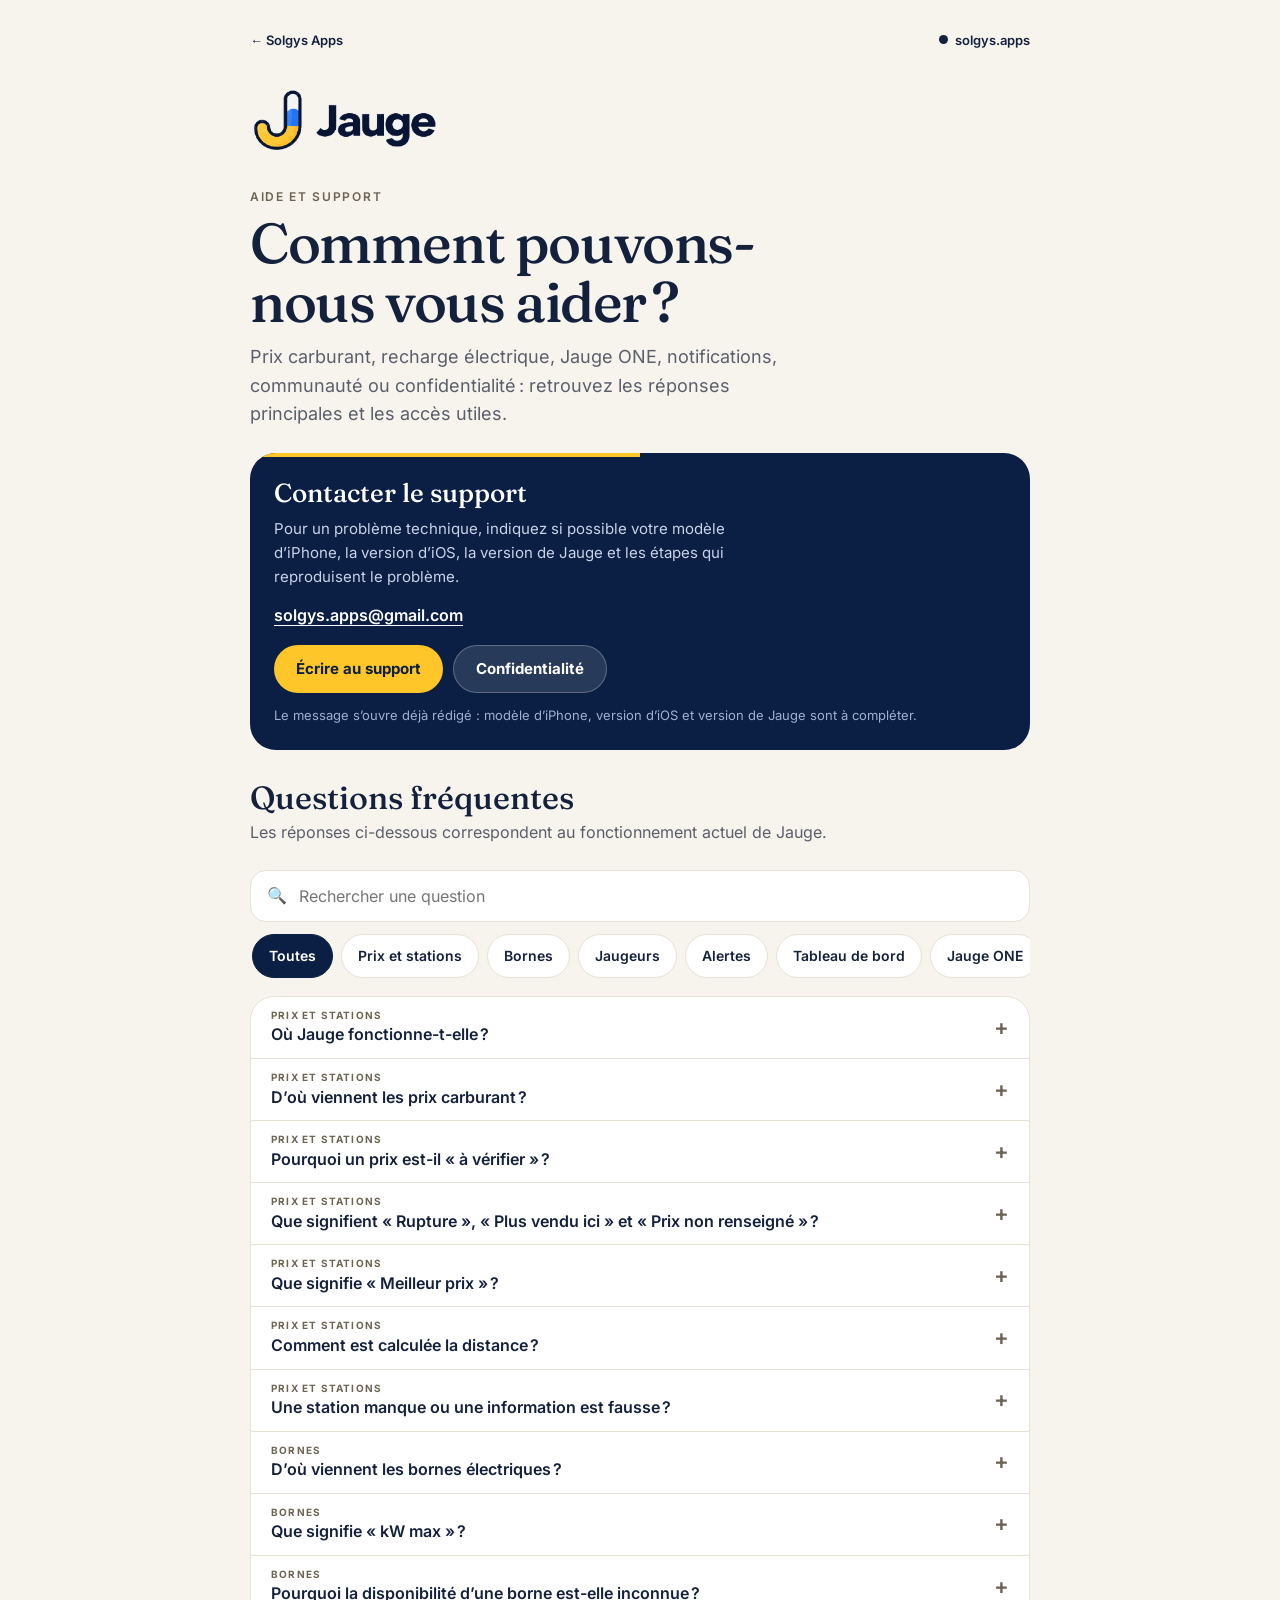
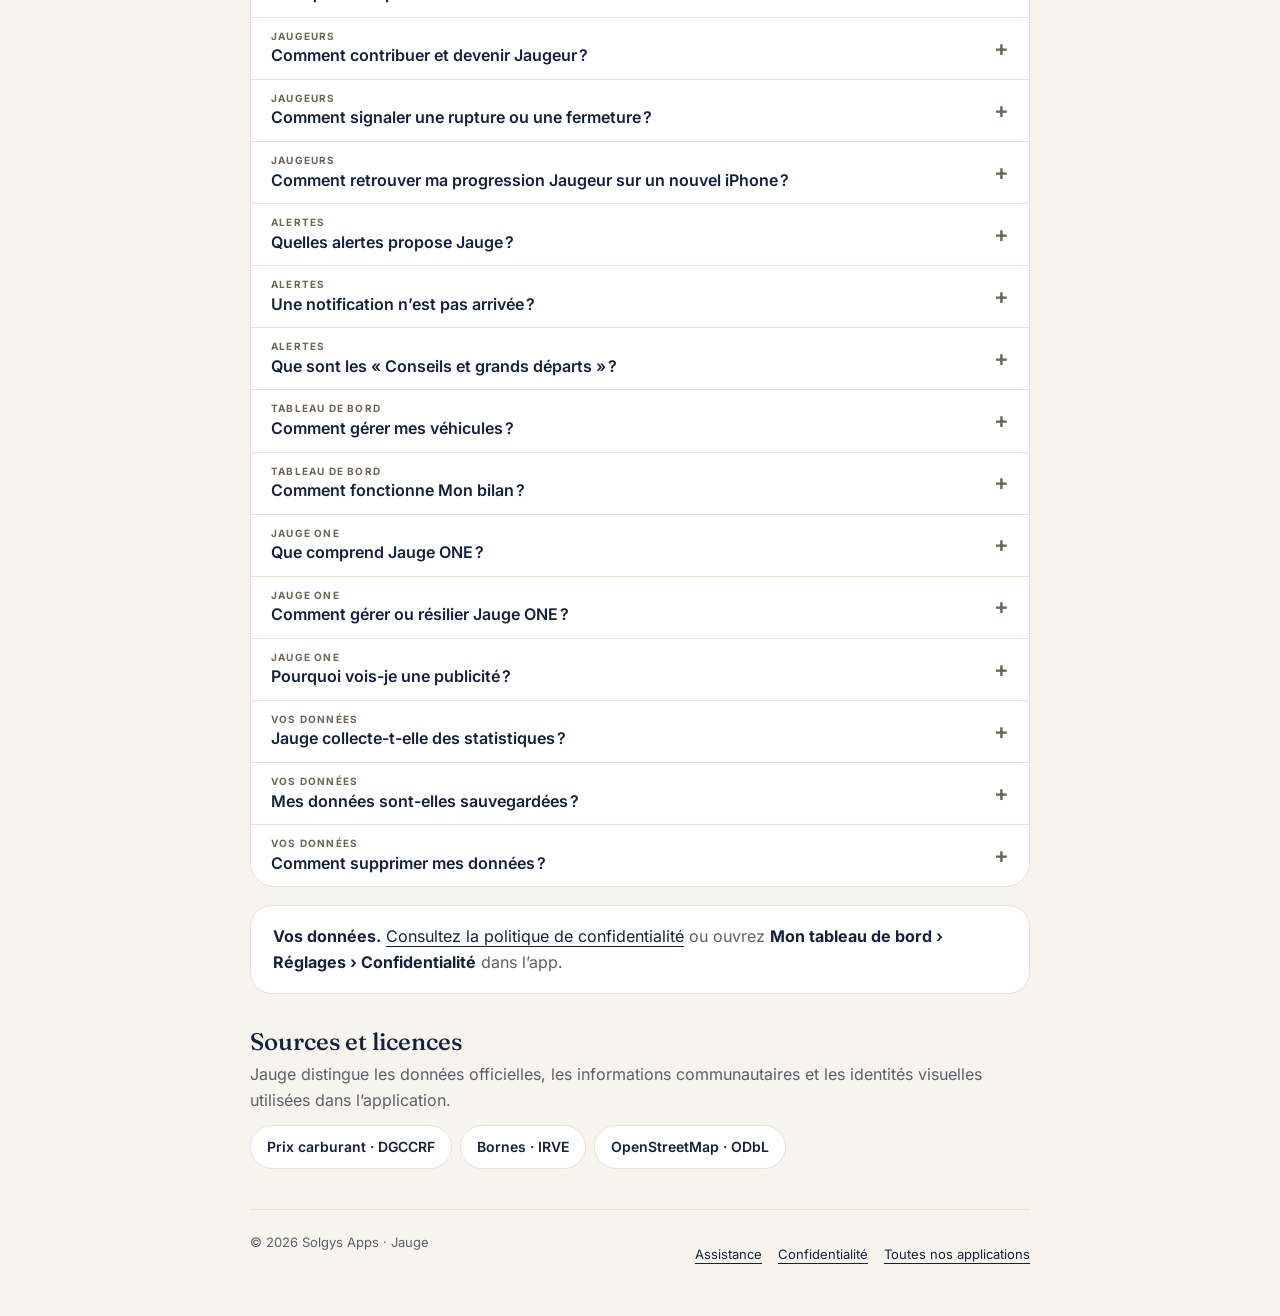
<file: lajauge/support/index.html>
<!doctype html>
<html lang="fr">
<head>
<meta charset="utf-8">
<meta name="viewport" content="width=device-width, initial-scale=1, viewport-fit=cover">
<title>Jauge — Aide et support</title>
<meta name="description" content="Aide et support officiel de Jauge : prix carburant, recharge électrique, Jauge ONE, notifications, communauté et confidentialité.">
<meta name="color-scheme" content="light dark">
<meta name="theme-color" content="#F7F4EE" media="(prefers-color-scheme: light)">
<meta name="theme-color" content="#14120F" media="(prefers-color-scheme: dark)">
<link rel="canonical" href="https://solgys-apps.github.io/lajauge/support/">
<link rel="icon" type="image/png" sizes="32x32" href="../../assets/icons/jauge-32.png">
<link rel="apple-touch-icon" href="../../assets/icons/jauge-180.png">
<meta property="og:type" content="website">
<meta property="og:locale" content="fr_FR">
<meta property="og:site_name" content="Solgys Apps">
<meta property="og:title" content="Jauge — Aide et support">
<meta property="og:description" content="Aide et support officiel de Jauge : prix carburant, recharge électrique, Jauge ONE, notifications, communauté et confidentialité.">
<meta property="og:url" content="https://solgys-apps.github.io/lajauge/support/">
<meta property="og:image" content="https://solgys-apps.github.io/assets/og/jauge.png">
<meta property="og:image:width" content="1200">
<meta property="og:image:height" content="630">
<meta name="twitter:card" content="summary_large_image">
<link rel="preload" href="../../assets/fonts/fraunces-latin-500-normal.woff2" as="font" type="font/woff2" crossorigin>
<link rel="stylesheet" href="../../assets/jauge-pages.css">
</head>
<body>
<div class="wrap">
<div class="top" id="top"><a href="../../">← Solgys Apps</a><span class="studio"><span class="dot" aria-hidden="true"></span>solgys.apps</span></div>
<a class="wmw" href="../../" aria-label="Jauge, accueil Solgys Apps"><img src="../brand-wordmark.png" alt="Jauge" width="330" height="117"></a>
<p class="eyebrow">Aide et support</p>
<h1>Comment pouvons-nous vous aider&#8239;?</h1>
<p class="sub">Prix carburant, recharge électrique, Jauge ONE, notifications, communauté ou confidentialité&#8239;: retrouvez les réponses principales et les accès utiles.</p>
<main>
<section class="contact" id="contact">
<h2>Contacter le support</h2>
<p>Pour un problème technique, indiquez si possible votre modèle d’iPhone, la version d’iOS, la version de Jauge et les étapes qui reproduisent le problème.</p>
<a class="email" href="mailto:solgys.apps@gmail.com">solgys.apps@gmail.com</a>
<div class="actions"><a class="button primary" href="mailto:solgys.apps@gmail.com?subject=Jauge%20%E2%80%94%20Assistance&body=Bonjour%2C%0D%0A%0D%0AMod%C3%A8le%20d%E2%80%99iPhone%20%3A%0D%0AVersion%20d%E2%80%99iOS%20%3A%0D%0AVersion%20de%20Jauge%20%3A%0D%0A%0D%0ACe%20qui%20se%20passe%20%3A%0D%0A">Écrire au support</a><a class="button secondary" href="../privacy/">Confidentialité</a></div>
<small>Le message s’ouvre déjà rédigé : modèle d’iPhone, version d’iOS et version de Jauge sont à compléter.</small>
</section>
<section aria-labelledby="faq-title">
<div class="faq-head"><h2 id="faq-title">Questions fréquentes</h2><p>Les réponses ci-dessous correspondent au fonctionnement actuel de Jauge.</p></div>
<label class="search" id="search" hidden><span aria-hidden="true">🔍</span><input id="q" type="search" placeholder="Rechercher une question" aria-label="Rechercher une question" autocomplete="off"></label>
<div class="chips" id="chips" role="group" aria-label="Thèmes" hidden><button type="button" aria-pressed="true" data-c="all">Toutes</button><button type="button" aria-pressed="false" data-c="prix">Prix et stations</button><button type="button" aria-pressed="false" data-c="bornes">Bornes</button><button type="button" aria-pressed="false" data-c="jaugeurs">Jaugeurs</button><button type="button" aria-pressed="false" data-c="alertes">Alertes</button><button type="button" aria-pressed="false" data-c="espace">Tableau de bord</button><button type="button" aria-pressed="false" data-c="one">Jauge ONE</button><button type="button" aria-pressed="false" data-c="donnees">Vos données</button></div>
<div class="faq" id="faq">
<details data-cat="prix"><summary><span><span class="tag">Prix et stations</span>Où Jauge fonctionne-t-elle&#8239;?</span></summary><p>En France uniquement. Les prix carburant couvrent la France métropolitaine, Corse comprise&#8239;: les données officielles utilisées ne contiennent pas de stations d’outre-mer. Pour l’électrique, Jauge affiche aussi les bornes d’outre-mer déclarées dans la base nationale.</p></details>
<details data-cat="prix"><summary><span><span class="tag">Prix et stations</span>D’où viennent les prix carburant&#8239;?</span></summary><p>Des données officielles publiées par l’État (prix-carburants.gouv.fr). Quand un autre Jaugeur confirme sur place la même correction, elle s’affiche pendant quelques heures. La fiche indique toujours la source et l’heure du prix.</p></details>
<details data-cat="prix"><summary><span><span class="tag">Prix et stations</span>Pourquoi un prix est-il «&nbsp;à vérifier&nbsp;»&#8239;?</span></summary><p>Il date de plus de 24&nbsp;heures, ou sa date est inconnue. Jauge l’affiche quand même, sans le présenter comme récent&#8239;: vérifiez à la pompe. Si un Jaugeur a vu ce même prix au totem dans les dernières 24&nbsp;heures, la fiche indique «&nbsp;Vérifié au totem&nbsp;» à la place.</p></details>
<details data-cat="prix"><summary><span><span class="tag">Prix et stations</span>Que signifient «&nbsp;Rupture&nbsp;», «&nbsp;Plus vendu ici&nbsp;» et «&nbsp;Prix non renseigné&nbsp;»&#8239;?</span></summary><p>«&nbsp;Rupture&nbsp;»&#8239;: ce carburant est déclaré momentanément indisponible par la station, ou des Jaugeurs ont confirmé la rupture sur place. «&nbsp;Plus vendu ici&nbsp;»&#8239;: la station a déclaré ne plus le vendre. «&nbsp;Prix non renseigné&nbsp;»&#8239;: aucun prix exploitable n’est publié pour ce carburant.</p></details>
<details data-cat="prix"><summary><span><span class="tag">Prix et stations</span>Que signifie «&nbsp;Meilleur prix&nbsp;»&#8239;?</span></summary><p>C’est la station la moins chère pour votre carburant parmi celles affichées. Le repère change avec la zone et les filtres.</p></details>
<details data-cat="prix"><summary><span><span class="tag">Prix et stations</span>Comment est calculée la distance&#8239;?</span></summary><p>À vol d’oiseau, depuis votre position ou le lieu recherché. Le trajet réel est calculé par votre app de guidage quand vous lancez l’itinéraire.</p></details>
<details data-cat="prix"><summary><span><span class="tag">Prix et stations</span>Une station manque ou une information est fausse&#8239;?</span></summary><p>Jauge affiche ce que publient les sources officielles, sans rien inventer. À la station, touchez «&nbsp;Signaler&nbsp;» sur sa fiche&#8239;: prix changé, rupture ou fermeture. Dès que d’autres Jaugeurs confirment, les autres conducteurs en profitent. Pour une borne, Jauge reprend les informations de la base nationale IRVE.</p></details>
<details data-cat="bornes"><summary><span><span class="tag">Bornes</span>D’où viennent les bornes électriques&#8239;?</span></summary><p>De la base nationale officielle des bornes de recharge (IRVE). La disponibilité en direct s’affiche quand l’opérateur la publie.</p></details>
<details data-cat="bornes"><summary><span><span class="tag">Bornes</span>Que signifie «&nbsp;kW max&nbsp;»&#8239;?</span></summary><p>La puissance la plus haute déclarée par la station. La puissance reçue dépend aussi de votre véhicule et de sa batterie.</p></details>
<details data-cat="bornes"><summary><span><span class="tag">Bornes</span>Pourquoi la disponibilité d’une borne est-elle inconnue&#8239;?</span></summary><p>Tous les opérateurs ne la publient pas. Plutôt que de deviner, Jauge l’indique.</p></details>
<details data-cat="jaugeurs"><summary><span><span class="tag">Jaugeurs</span>Comment contribuer et devenir Jaugeur&#8239;?</span></summary><p>À la station, ouvrez sa fiche et touchez «&nbsp;Prix bon&nbsp;» si le totem affiche le même prix, sinon «&nbsp;Signaler&nbsp;» puis «&nbsp;Le prix a changé&nbsp;». Votre profil Jaugeur se crée à la première contribution, sans formulaire ni nom affiché. Votre position est vérifiée sur place mais n’est jamais publiée. Jusqu’à 10&nbsp;prix comptent chaque jour pour votre progression.</p></details>
<details data-cat="jaugeurs"><summary><span><span class="tag">Jaugeurs</span>Comment signaler une rupture ou une fermeture&#8239;?</span></summary><p>Sur place, ouvrez la fiche de la station et touchez «&nbsp;Signaler&nbsp;»&#8239;: «&nbsp;En rupture&nbsp;», «&nbsp;Station fermée&nbsp;», «&nbsp;De nouveau disponible&nbsp;»… Le signalement part avec votre compte Jaugeur anonyme, jamais votre nom. Une rupture ou une fermeture s’affiche pour tous une fois confirmée par d’autres Jaugeurs, par exemple «&nbsp;Rupture confirmée par 2&nbsp;Jaugeurs, dont 1&nbsp;Guide&nbsp;», puis «&nbsp;De retour&nbsp;» (ou «&nbsp;Rouverte&nbsp;» pour une station) quand d’autres Jaugeurs en confirment la fin sur place. Juste après l’envoi, l’écran de remerciement propose «&nbsp;Retirer ce signalement&nbsp;» en cas d’erreur.</p></details>
<details data-cat="jaugeurs"><summary><span><span class="tag">Jaugeurs</span>Comment retrouver ma progression Jaugeur sur un nouvel iPhone&#8239;?</span></summary><p>Sauvegardez-la avec Apple depuis <strong>Mon tableau de bord › Mon espace Jaugeur</strong>. Sur le nouvel iPhone, ouvrez Mon espace Jaugeur et touchez «&nbsp;Continuer avec Apple&nbsp;».</p></details>
<details data-cat="alertes"><summary><span><span class="tag">Alertes</span>Quelles alertes propose Jauge&#8239;?</span></summary><p>Prix cible&#8239;: Jauge vous prévient quand une station passe sous votre prix (1&nbsp;alerte en version gratuite, illimitées avec Jauge ONE). Bon moment, avec Jauge ONE&#8239;: Jauge vous prévient quand le prix est au plus bas du mois ou sous sa moyenne. Chaque alerte prévient une fois, puis se réarme quand le prix remonte. Jauge vous prévient aussi quand votre carburant passe en rupture dans une station favorite.</p></details>
<details data-cat="alertes"><summary><span><span class="tag">Alertes</span>Une notification n’est pas arrivée&#8239;?</span></summary><p>Vérifiez <strong>Mon tableau de bord › Réglages › Notifications</strong>, puis l’autorisation dans les Réglages de l’iPhone. Le serveur de Jauge surveille vos alertes, même app fermée, et n’envoie rien entre 22&nbsp;h et 7&nbsp;h&#8239;: sa notification arrive le matin. Une alerte que le serveur ne suit pas est vérifiée par l’iPhone quand iOS le permet&#8239;: elle peut alors arriver en retard.</p></details>
<details data-cat="alertes"><summary><span><span class="tag">Alertes</span>Que sont les «&nbsp;Conseils et grands départs&nbsp;»&#8239;?</span></summary><p>Des conseils adaptés à votre véhicule (carburant, recharge, entretien) et des rappels avant les longs week-ends et les vacances scolaires, au plus une fois par semaine. Activez-les dans <strong>Mon tableau de bord › Réglages › Notifications</strong>, où se choisit aussi votre zone de vacances. Aucun trajet n’est conservé.</p></details>
<details data-cat="espace"><summary><span><span class="tag">Tableau de bord</span>Comment gérer mes véhicules&#8239;?</span></summary><p>Dans <strong>Mon tableau de bord › Mes véhicules</strong>, ajoutez un véhicule thermique ou électrique avec le «&nbsp;+&nbsp;», puis touchez «&nbsp;Utiliser&nbsp;» sur celui que vous conduisez. Jauge adapte les prix et les conseils à son énergie. Ajoutez aussi ses rappels d’entretien (contrôle technique, vidange, assurance)&#8239;: Jauge vous prévient à la date ou au kilométrage. Un véhicule est gratuit&#8239;; les suivants et les rappels font partie de Jauge ONE.</p></details>
<details data-cat="espace"><summary><span><span class="tag">Tableau de bord</span>Comment fonctionne Mon bilan&#8239;?</span></summary><p>Touchez «&nbsp;＋ Plein&nbsp;» et notez les litres et le montant payé. Jauge le compare aux prix des stations voisines ce jour-là et estime ce que vous avez économisé. Résumé, Pleins et Rapports&#8239;: votre mois, vos pleins, vos relevés et votre budget. Votre bilan est privé&#8239;: il n’est jamais envoyé à Jauge. Avec la sauvegarde automatique, il est aussi protégé dans votre iCloud.</p></details>
<details data-cat="one"><summary><span><span class="tag">Jauge ONE</span>Que comprend Jauge ONE&#8239;?</span></summary><p>La version gratuite garde l’essentiel&#8239;: la carte, les prix, la recherche, l’itinéraire, la confirmation d’un prix sur place, 5&nbsp;favoris au total (stations et bornes), 1&nbsp;alerte prix cible, 1&nbsp;véhicule, Mon tableau de bord et 7&nbsp;jours d’historique des prix. Jauge ONE ajoute les favoris et les alertes illimités, l’alerte bon moment, 90&nbsp;jours d’historique des prix avec le jour le moins cher, la tendance des prix depuis hier sur l’accueil, la station la moins chère sur vos trajets (détour compris), Mon bilan complet (fin de mois prévue, alerte budget, Mon année, export), les rappels d’entretien et tous vos véhicules, les widgets sur l’écran d’accueil et l’écran verrouillé, et aucune publicité.</p></details>
<details data-cat="one"><summary><span><span class="tag">Jauge ONE</span>Comment gérer ou résilier Jauge ONE&#8239;?</span></summary><p>Votre formule est dans <strong>Mon tableau de bord › Jauge ONE</strong>, où vous pouvez aussi restaurer vos achats. Le renouvellement et la résiliation se font dans les réglages de votre compte Apple.</p></details>
<details data-cat="one"><summary><span><span class="tag">Jauge ONE</span>Pourquoi vois-je une publicité&#8239;?</span></summary><p>La version gratuite affiche quelques annonces dans les listes et les fiches. Quand Google demande votre accord, vous pouvez revoir votre choix dans <strong>Mon tableau de bord › Réglages › Confidentialité › Choix publicitaires</strong>&#8239;; les annonces s’adaptent à ce choix. Le suivi publicitaire se règle aussi dans les Réglages de l’iPhone. Jauge ONE retire toutes les annonces.</p></details>
<details data-cat="donnees"><summary><span><span class="tag">Vos données</span>Jauge collecte-t-elle des statistiques&#8239;?</span></summary><p>Oui, des totaux anonymes par jour (écrans ouverts, fonctions utilisées, problèmes rencontrés), sans identifiant ni position. Vous pouvez les couper dans <strong>Mon tableau de bord › Réglages › Confidentialité › Statistiques anonymes</strong>.</p></details>
<details data-cat="donnees"><summary><span><span class="tag">Vos données</span>Mes données sont-elles sauvegardées&#8239;?</span></summary><p>Oui, depuis la version 1.4. Vos pleins, favoris, alertes, véhicules, trajets et réglages sont sauvegardés dans votre iCloud privé, chiffré&#8239;: nous ne pouvons pas les lire. Ils reviennent tout seuls sur un nouvel iPhone ou après une réinstallation, avec le même compte iCloud. La sauvegarde se règle dans <strong>Mon tableau de bord › Réglages › Sauvegarde</strong>. Votre progression Jaugeur, elle, se retrouve avec «&nbsp;Continuer avec Apple&nbsp;».</p></details>
<details data-cat="donnees"><summary><span><span class="tag">Vos données</span>Comment supprimer mes données&#8239;?</span></summary><p>Ouvrez <strong>Mon tableau de bord › Réglages › Confidentialité › Supprimer mes données</strong>. Après un récapitulatif et votre confirmation, Jauge supprime en une fois les données de votre iPhone, leur copie dans votre iCloud et votre profil Jaugeur, avec ses prix, ses signalements et sa progression. Votre abonnement n’est pas résilié&#8239;: il se gère chez Apple. Pour toute autre demande, écrivez-nous.</p></details>
</div>
<p class="none" id="none" role="status" hidden>Aucune question ne correspond. <a href="#contact">Écrivez-nous</a>, nous vous répondrons.</p>
<p class="mydata"><strong>Vos données.</strong> <a href="../privacy/">Consultez la politique de confidentialité</a> ou ouvrez <strong>Mon tableau de bord › Réglages › Confidentialité</strong> dans l’app.</p>
</section>
<section class="sources">
  <h2>Sources et licences</h2>
  <p>Jauge distingue les données officielles, les informations communautaires et les identités visuelles utilisées dans l’application.</p>
  <div class="source-links">
    <a class="pill" href="https://data.economie.gouv.fr/explore/dataset/prix-des-carburants-en-france-flux-instantane-v2/">Prix carburant · DGCCRF</a>
    <a class="pill" href="https://www.data.gouv.fr/datasets/base-nationale-des-irve-data-gouv-infrastructures-de-recharge-pour-vehicules-electriques-donnees-statiques/">Bornes · IRVE</a>
    <a class="pill" href="https://www.openstreetmap.org/copyright">OpenStreetMap · ODbL</a>
  </div>
</section>
</main>
<footer><span>© 2026 Solgys Apps · Jauge</span><nav aria-label="Pied de page"><a href="../support/">Assistance</a><a href="../privacy/">Confidentialité</a><a href="../../">Toutes nos applications</a></nav></footer>
</div>
<script>
(function(){
 var q=document.getElementById('q'),chips=document.querySelectorAll('#chips button'),items=document.querySelectorAll('#faq details'),none=document.getElementById('none'),cat='all';
 document.getElementById('search').hidden=false;document.getElementById('chips').hidden=false;
 function norm(t){return t.toLowerCase().normalize('NFD').replace(/[\u0300-\u036f]/g,'')}
 function apply(){var t=norm(q.value.trim()),n=0;items.forEach(function(d){var ok=(cat==='all'||d.dataset.cat===cat)&&(!t||norm(d.textContent).indexOf(t)>-1);d.hidden=!ok;if(ok)n++});none.hidden=n>0}
 q.addEventListener('input',apply);
 chips.forEach(function(c){c.addEventListener('click',function(){cat=c.dataset.c;chips.forEach(function(x){x.setAttribute('aria-pressed',x===c?'true':'false')});apply()})});
})();
</script>
</body>
</html>
</file>
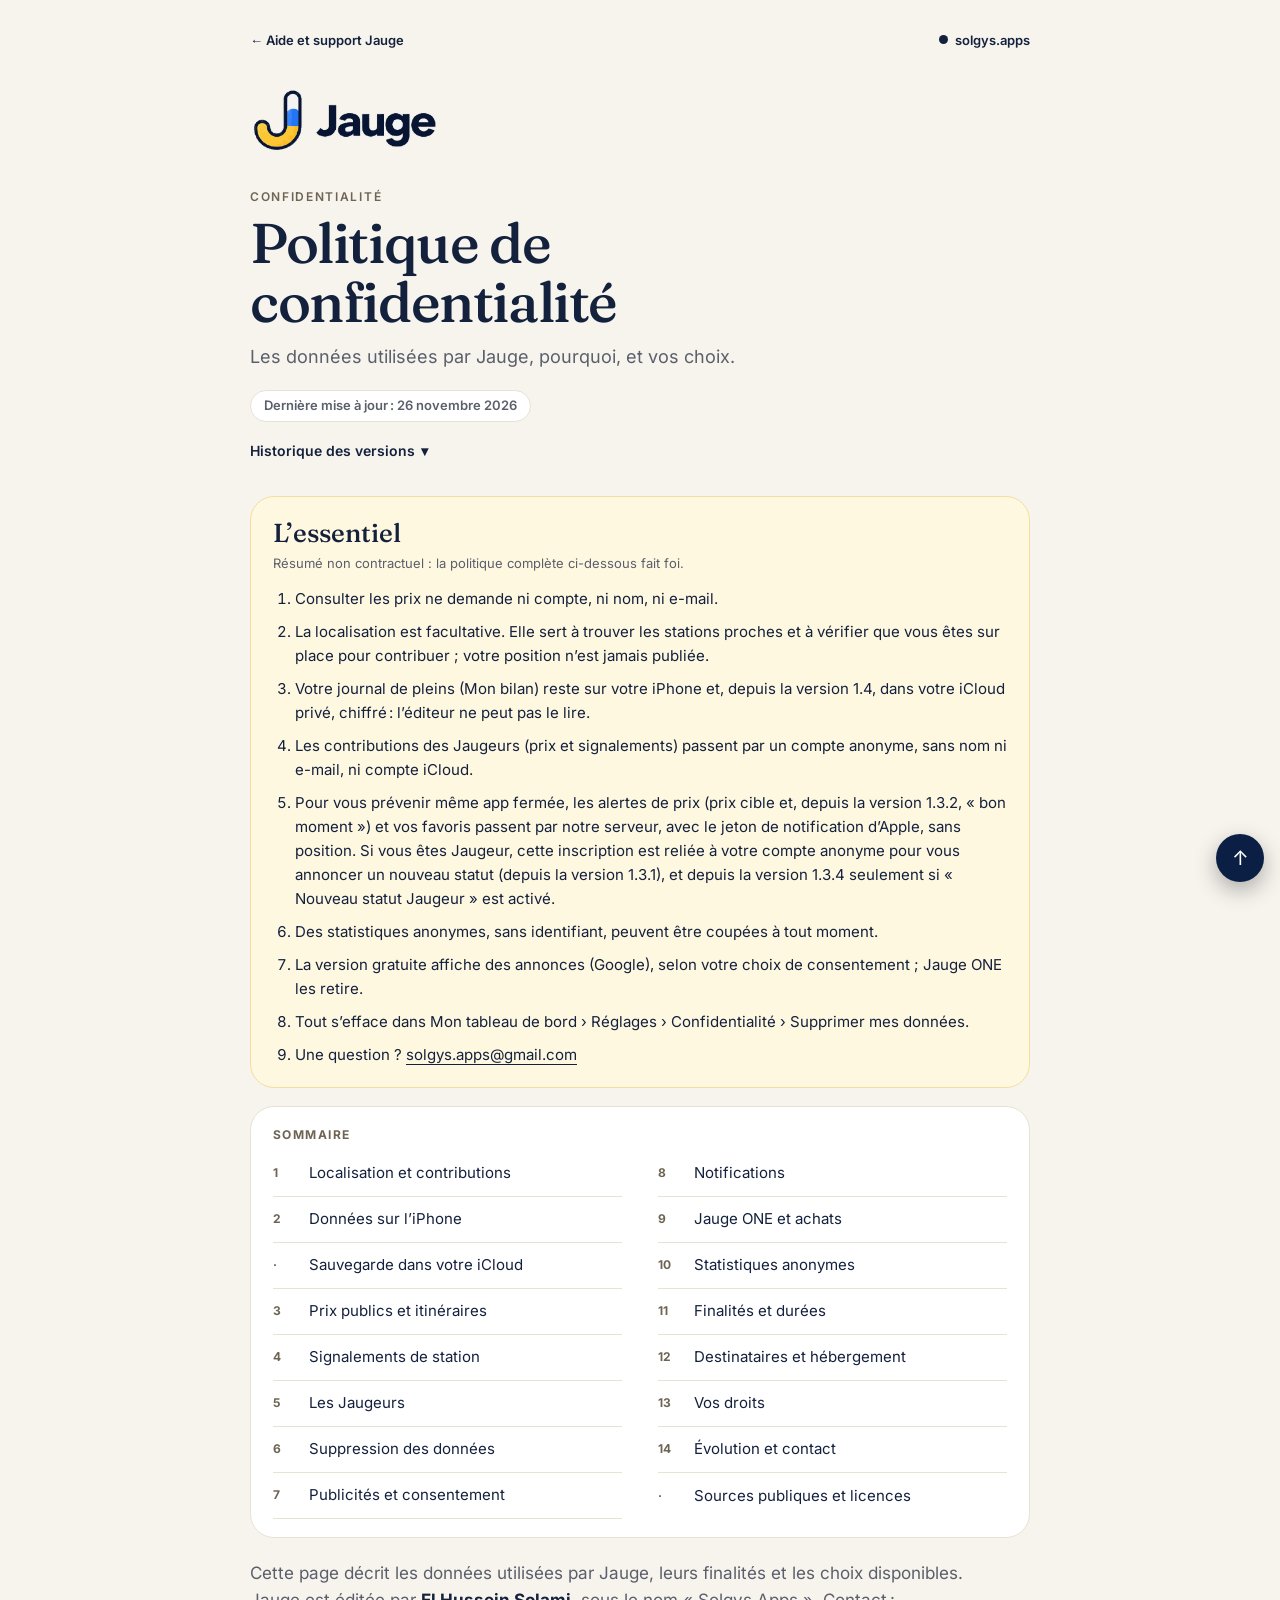
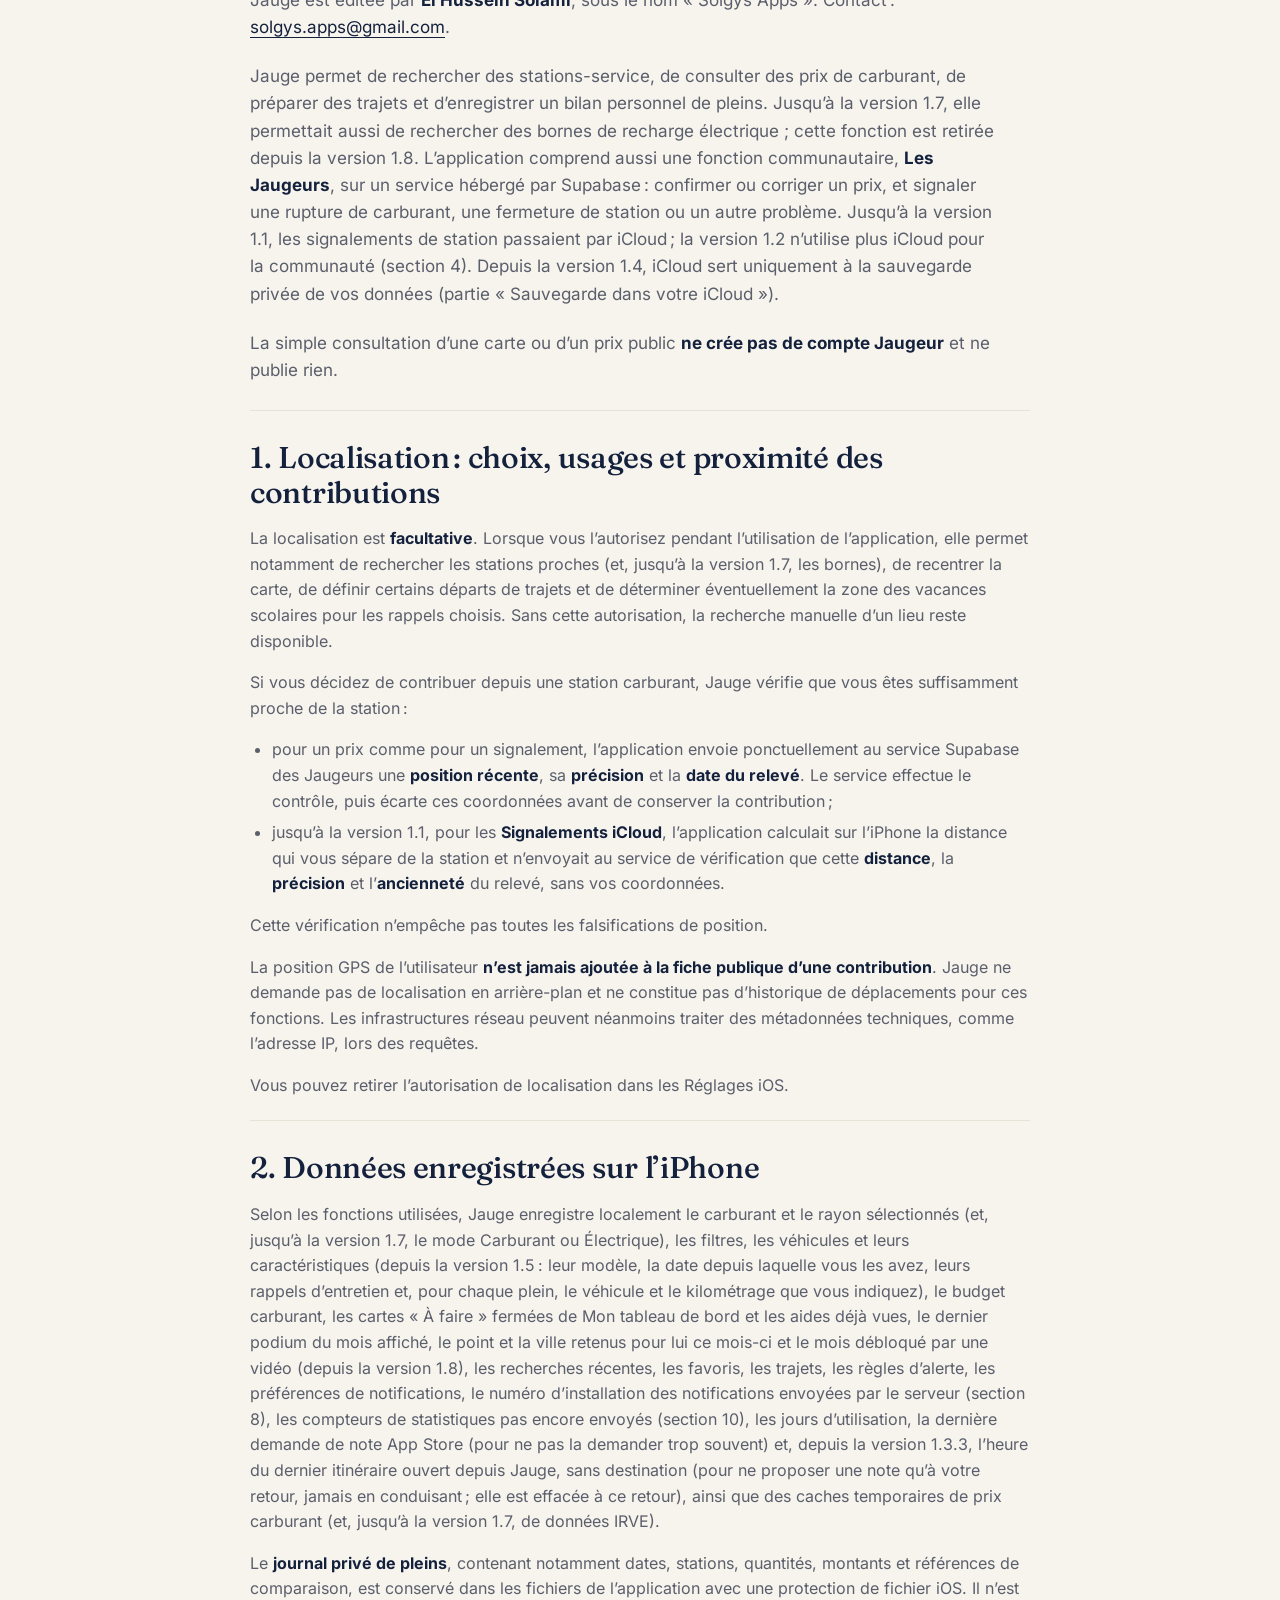
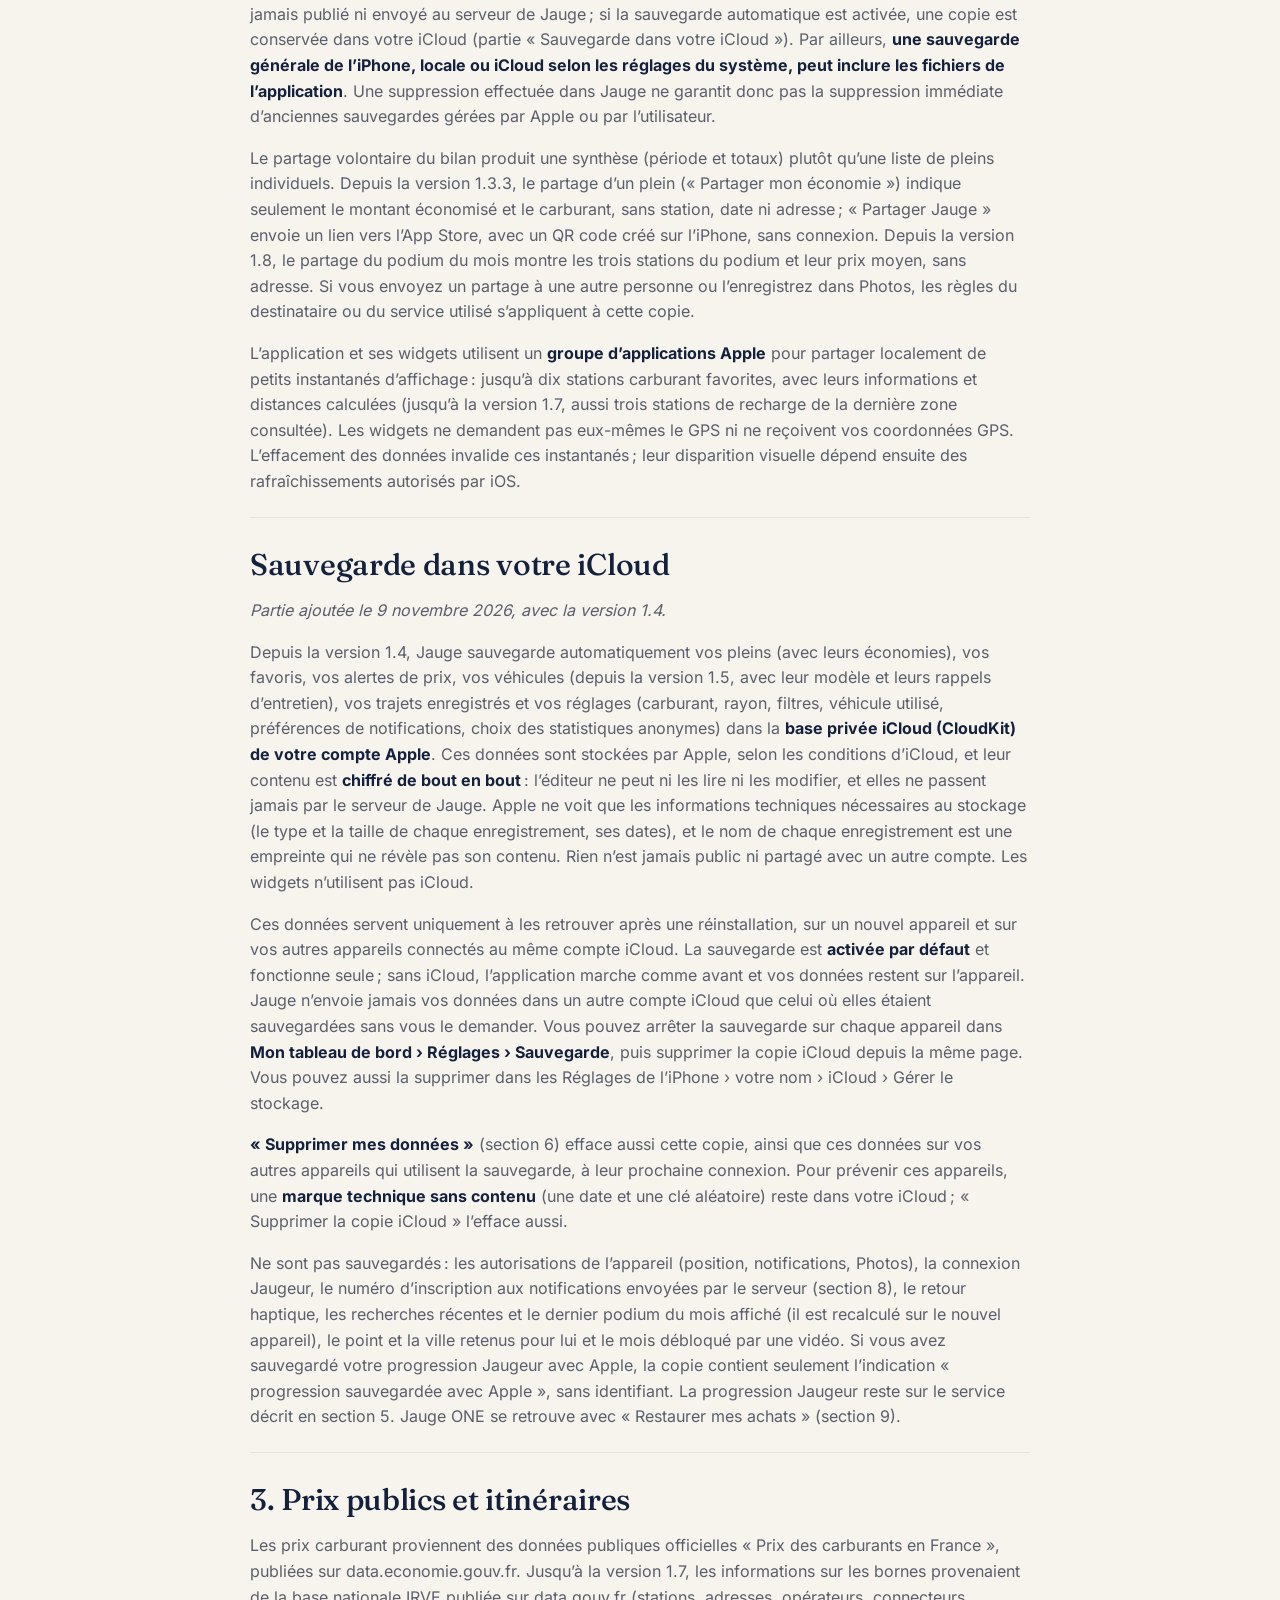
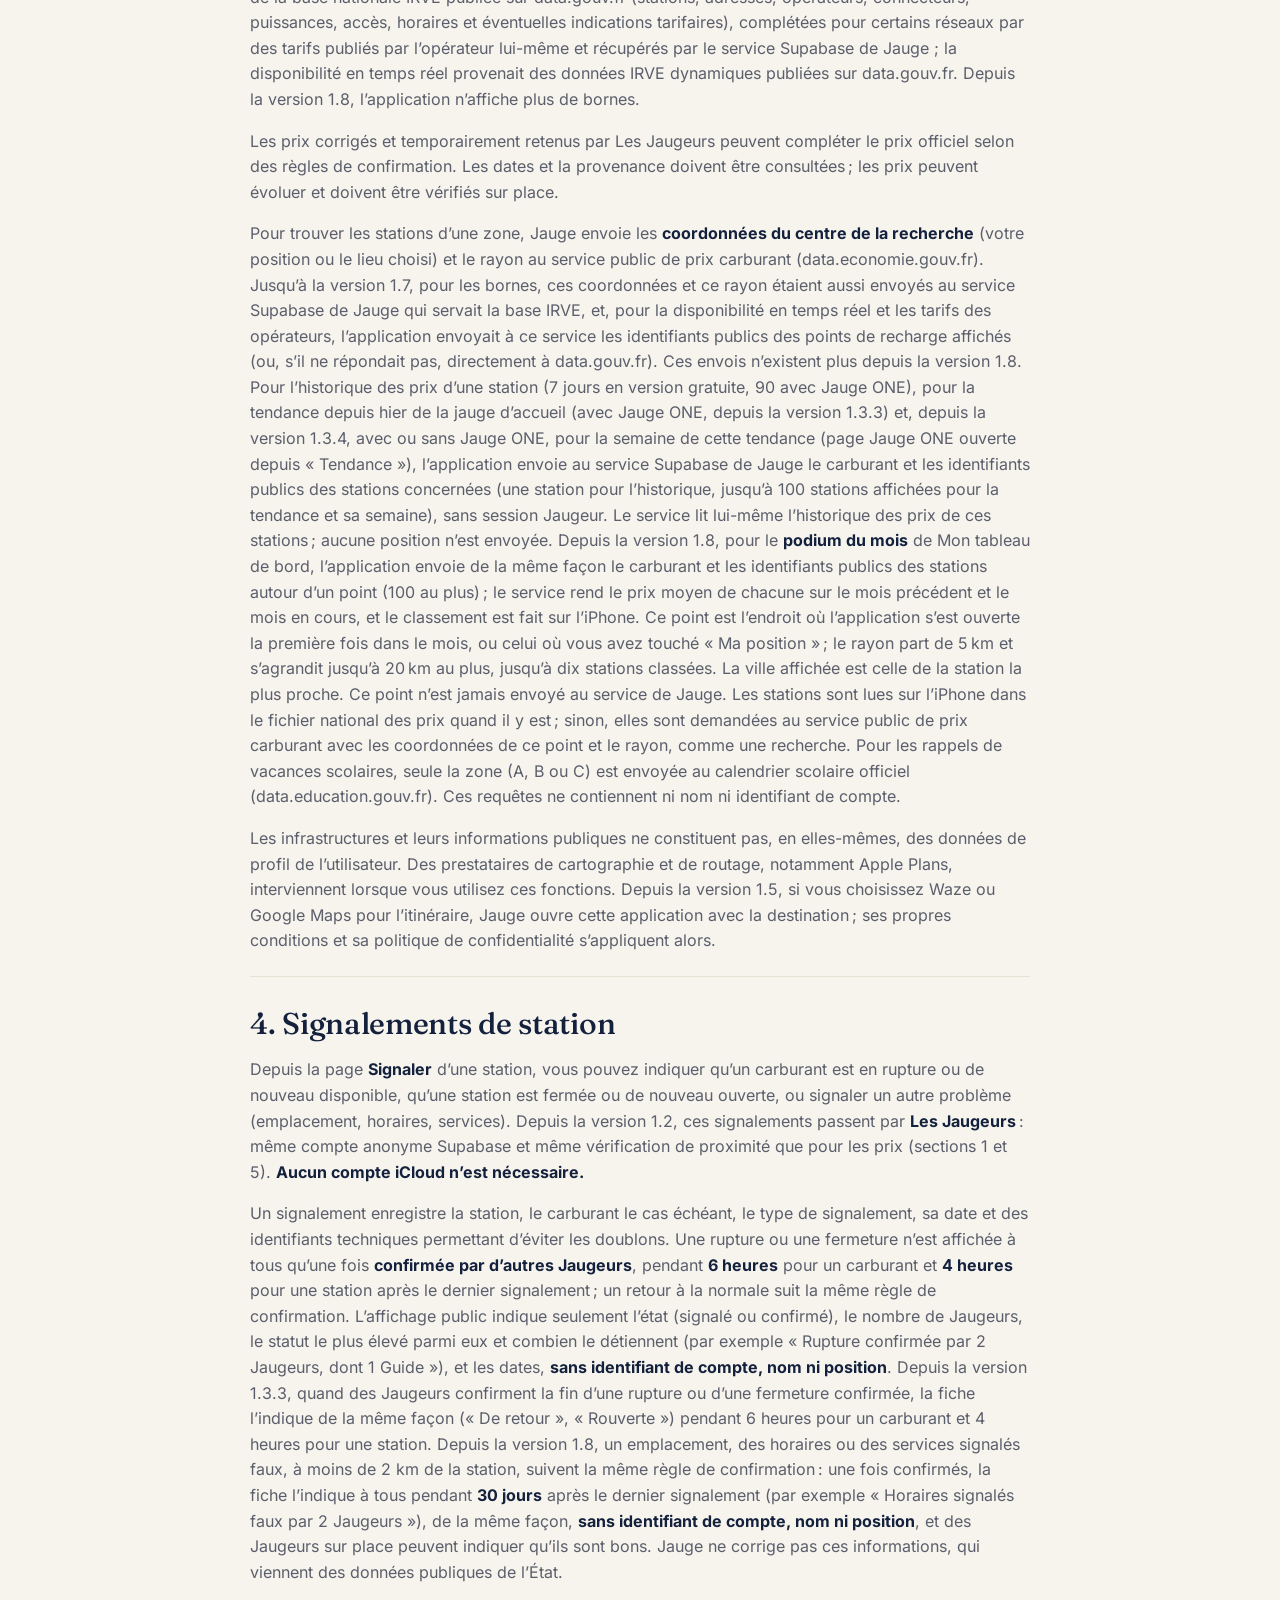
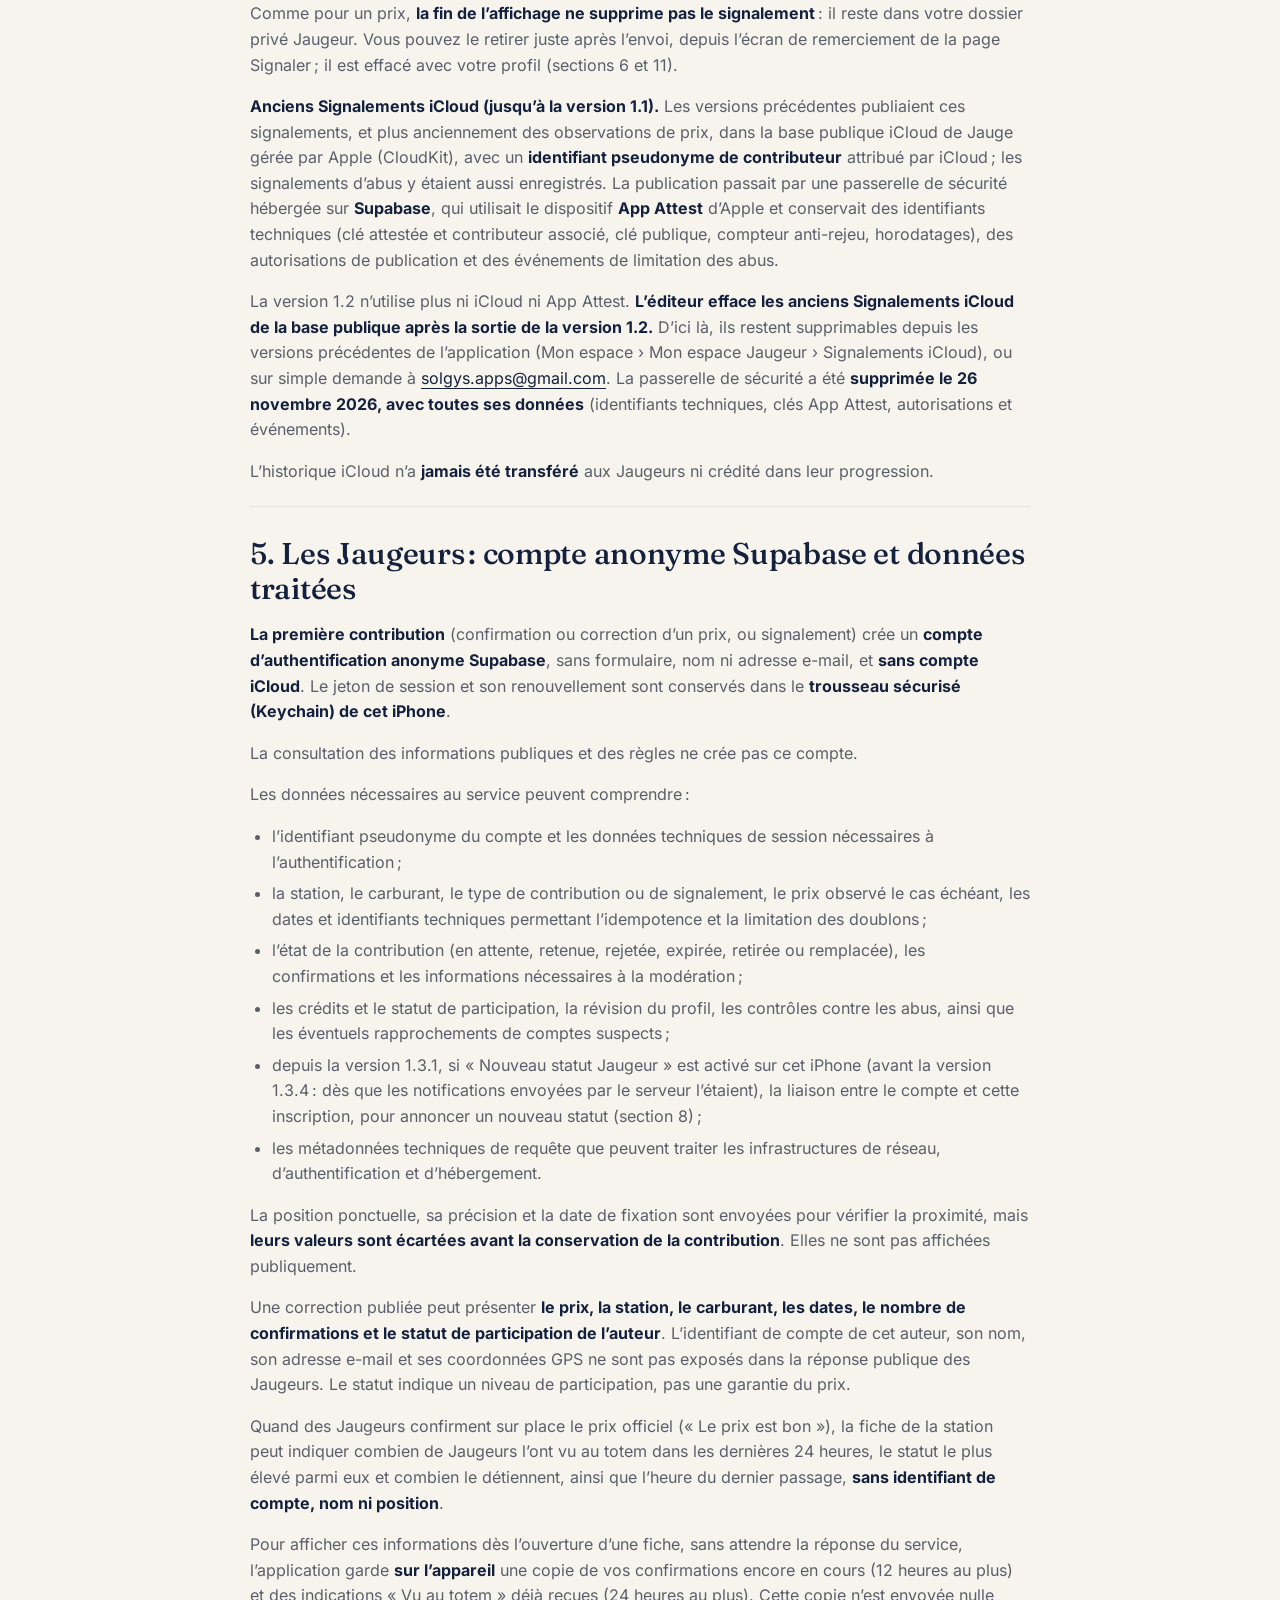
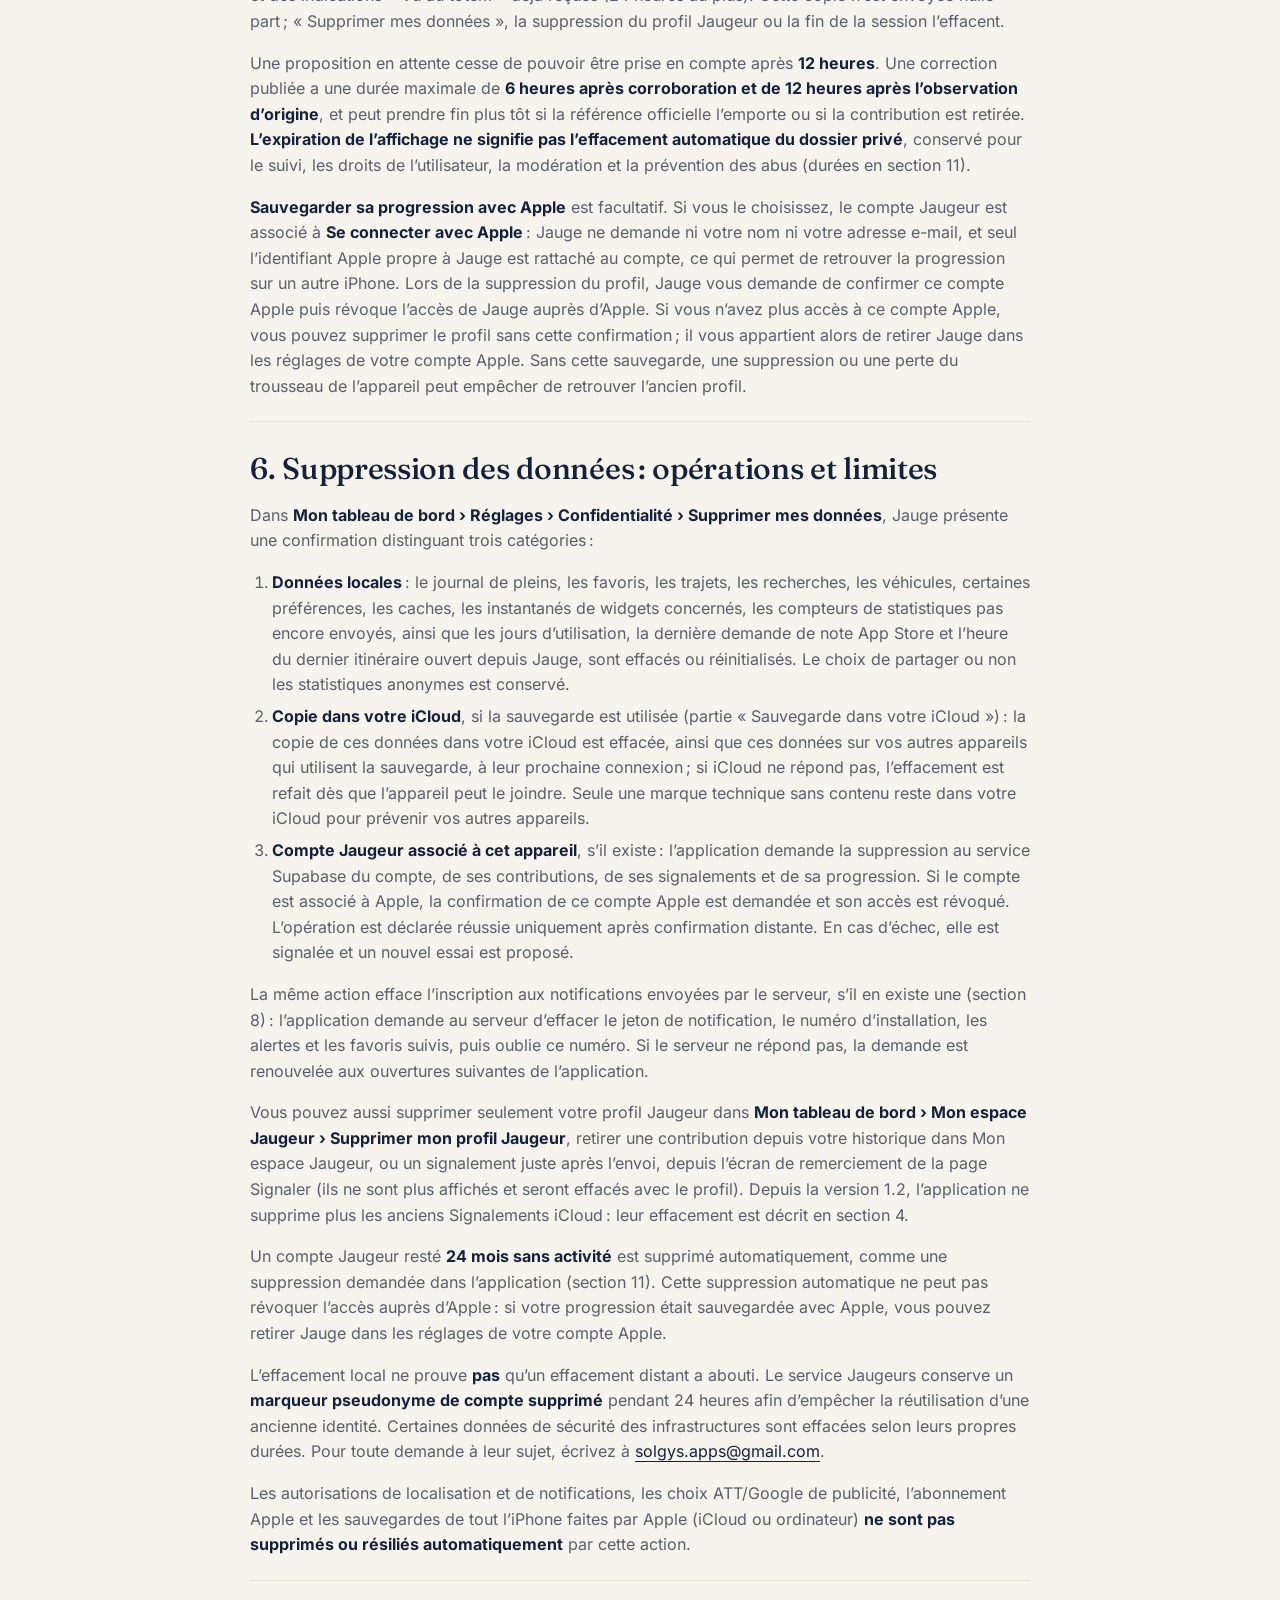
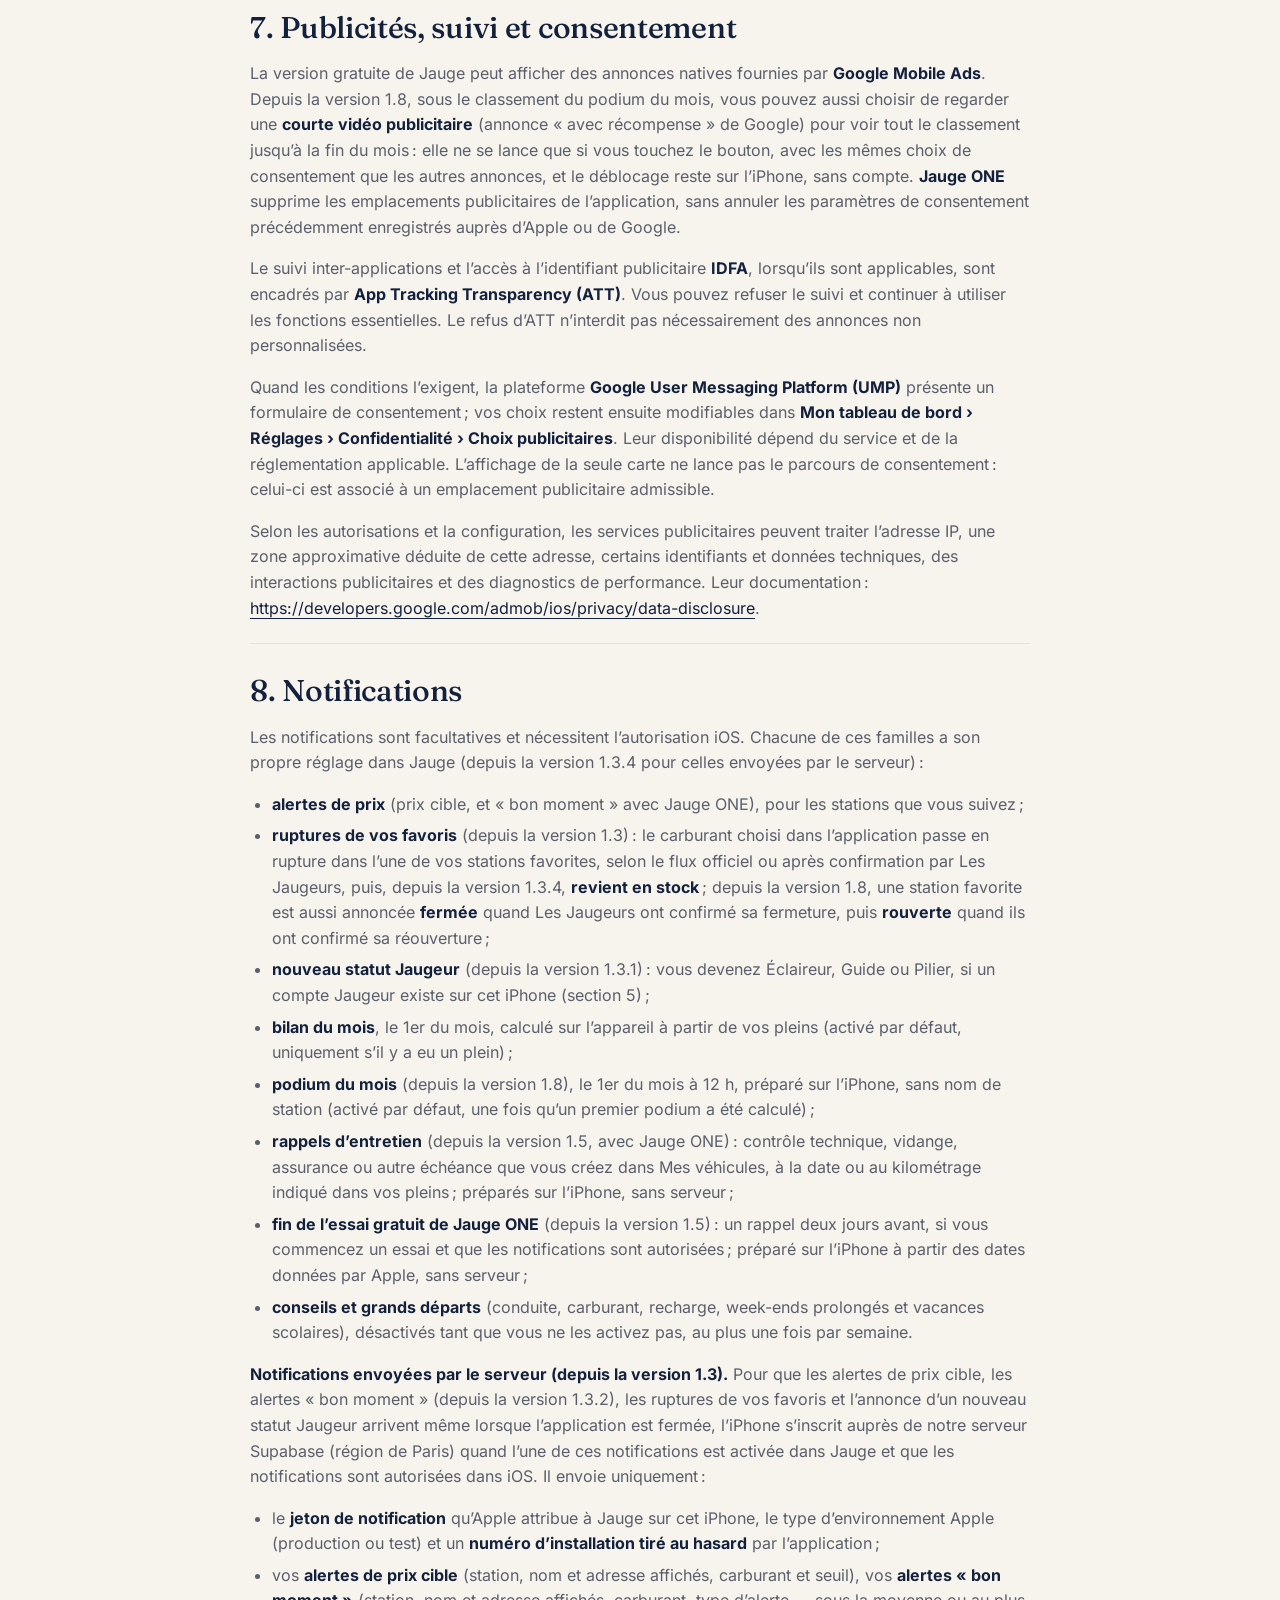
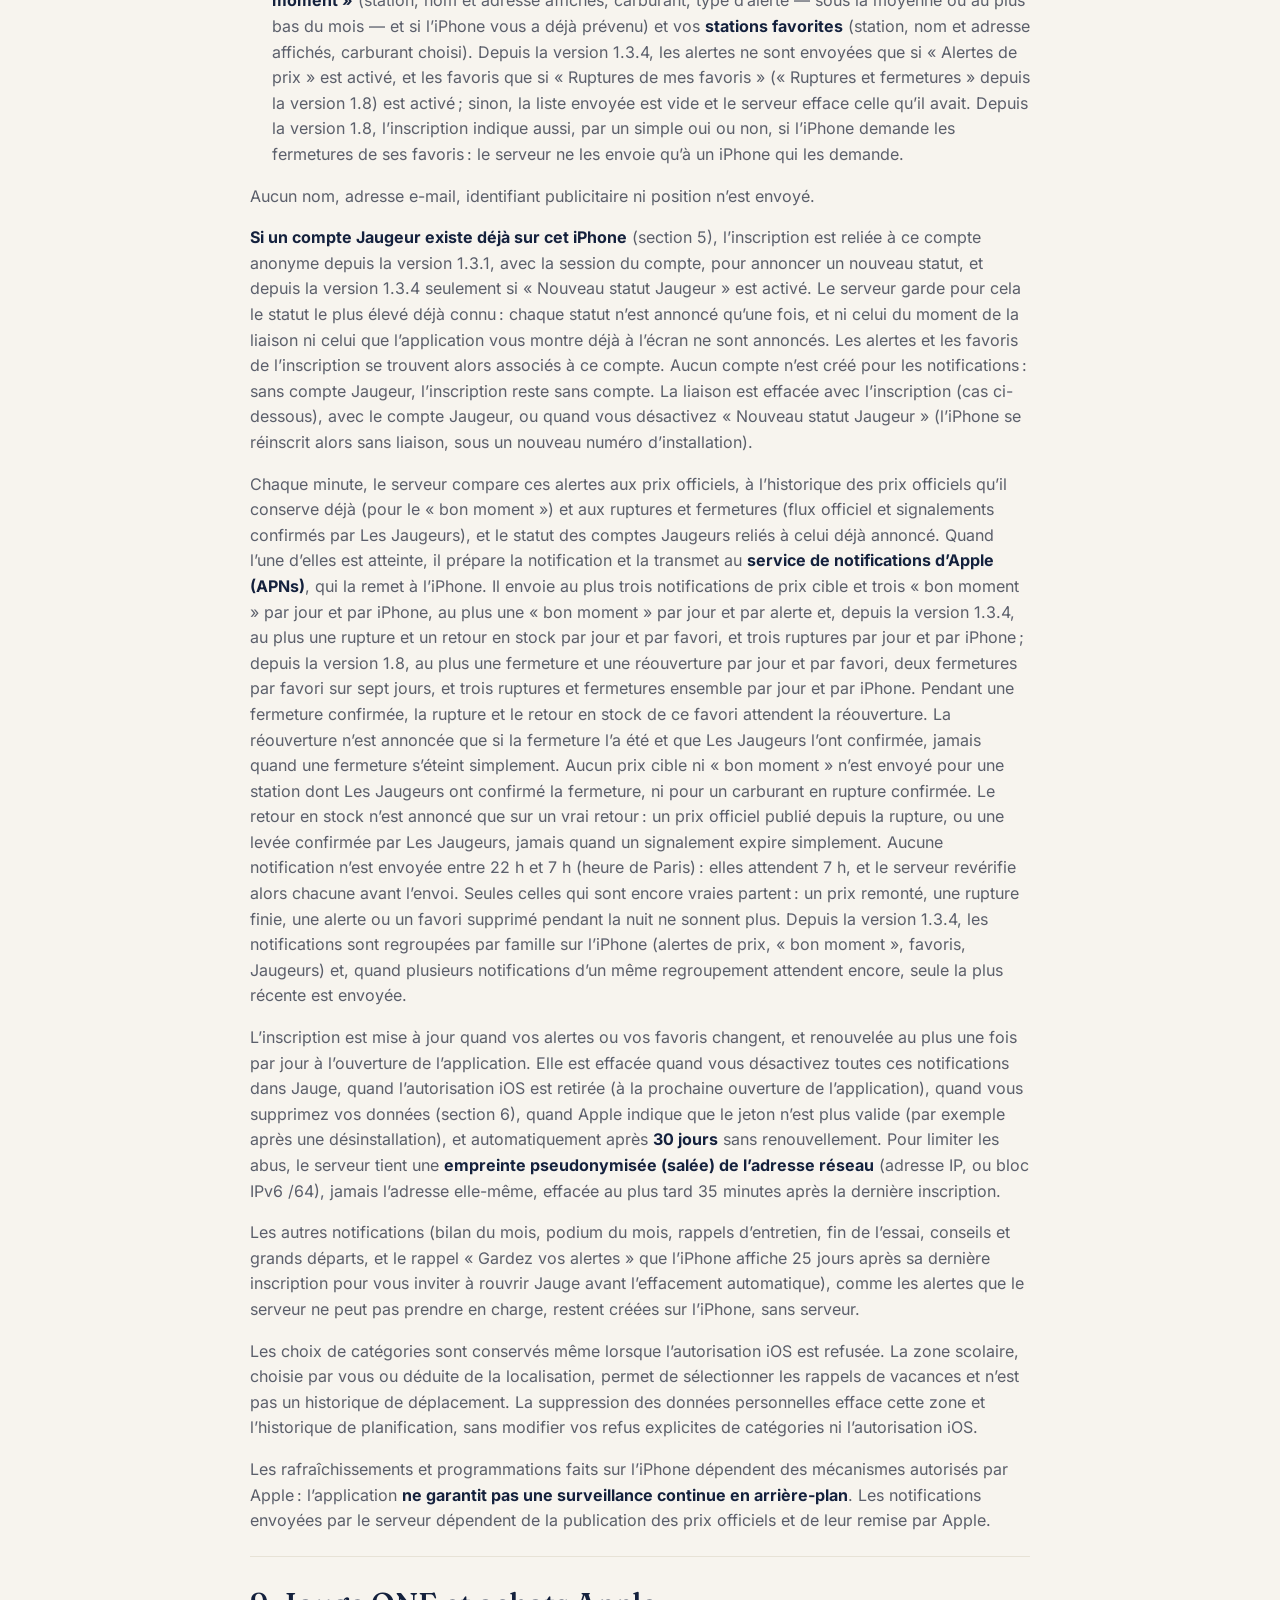
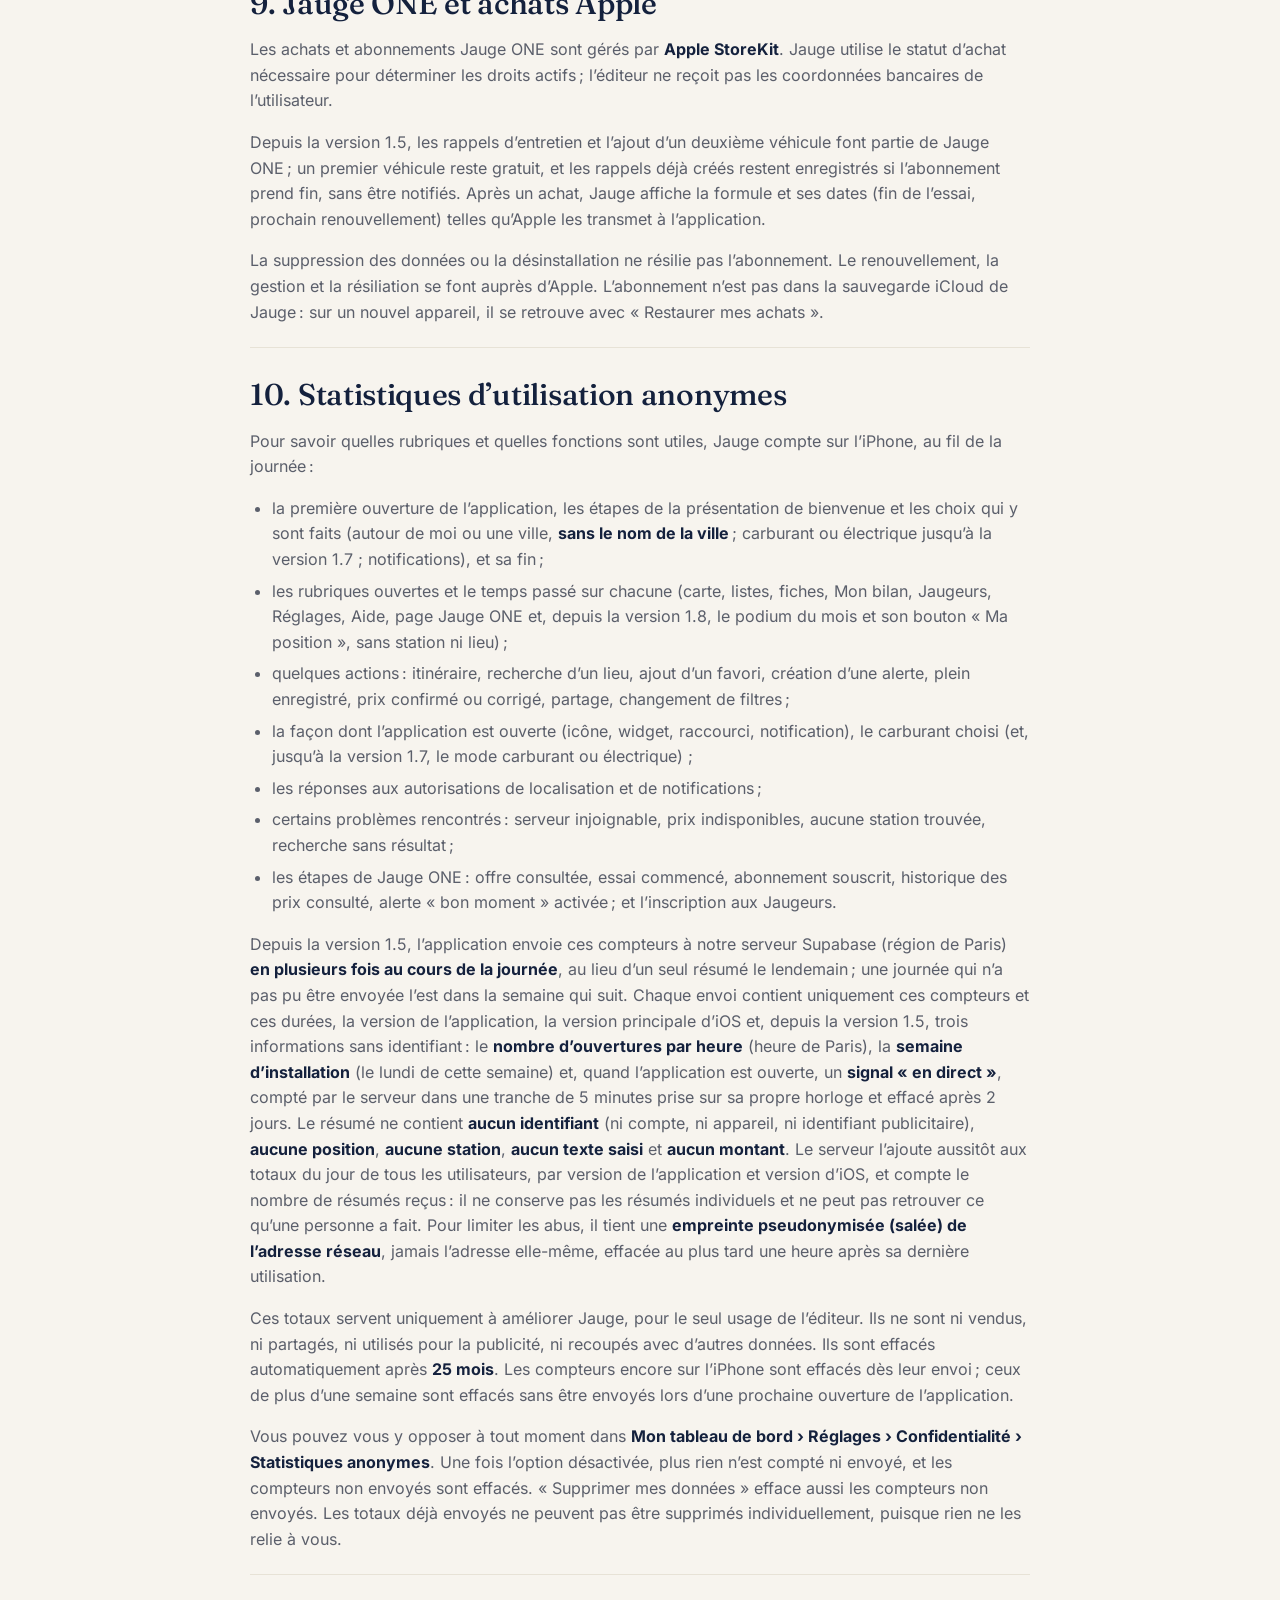
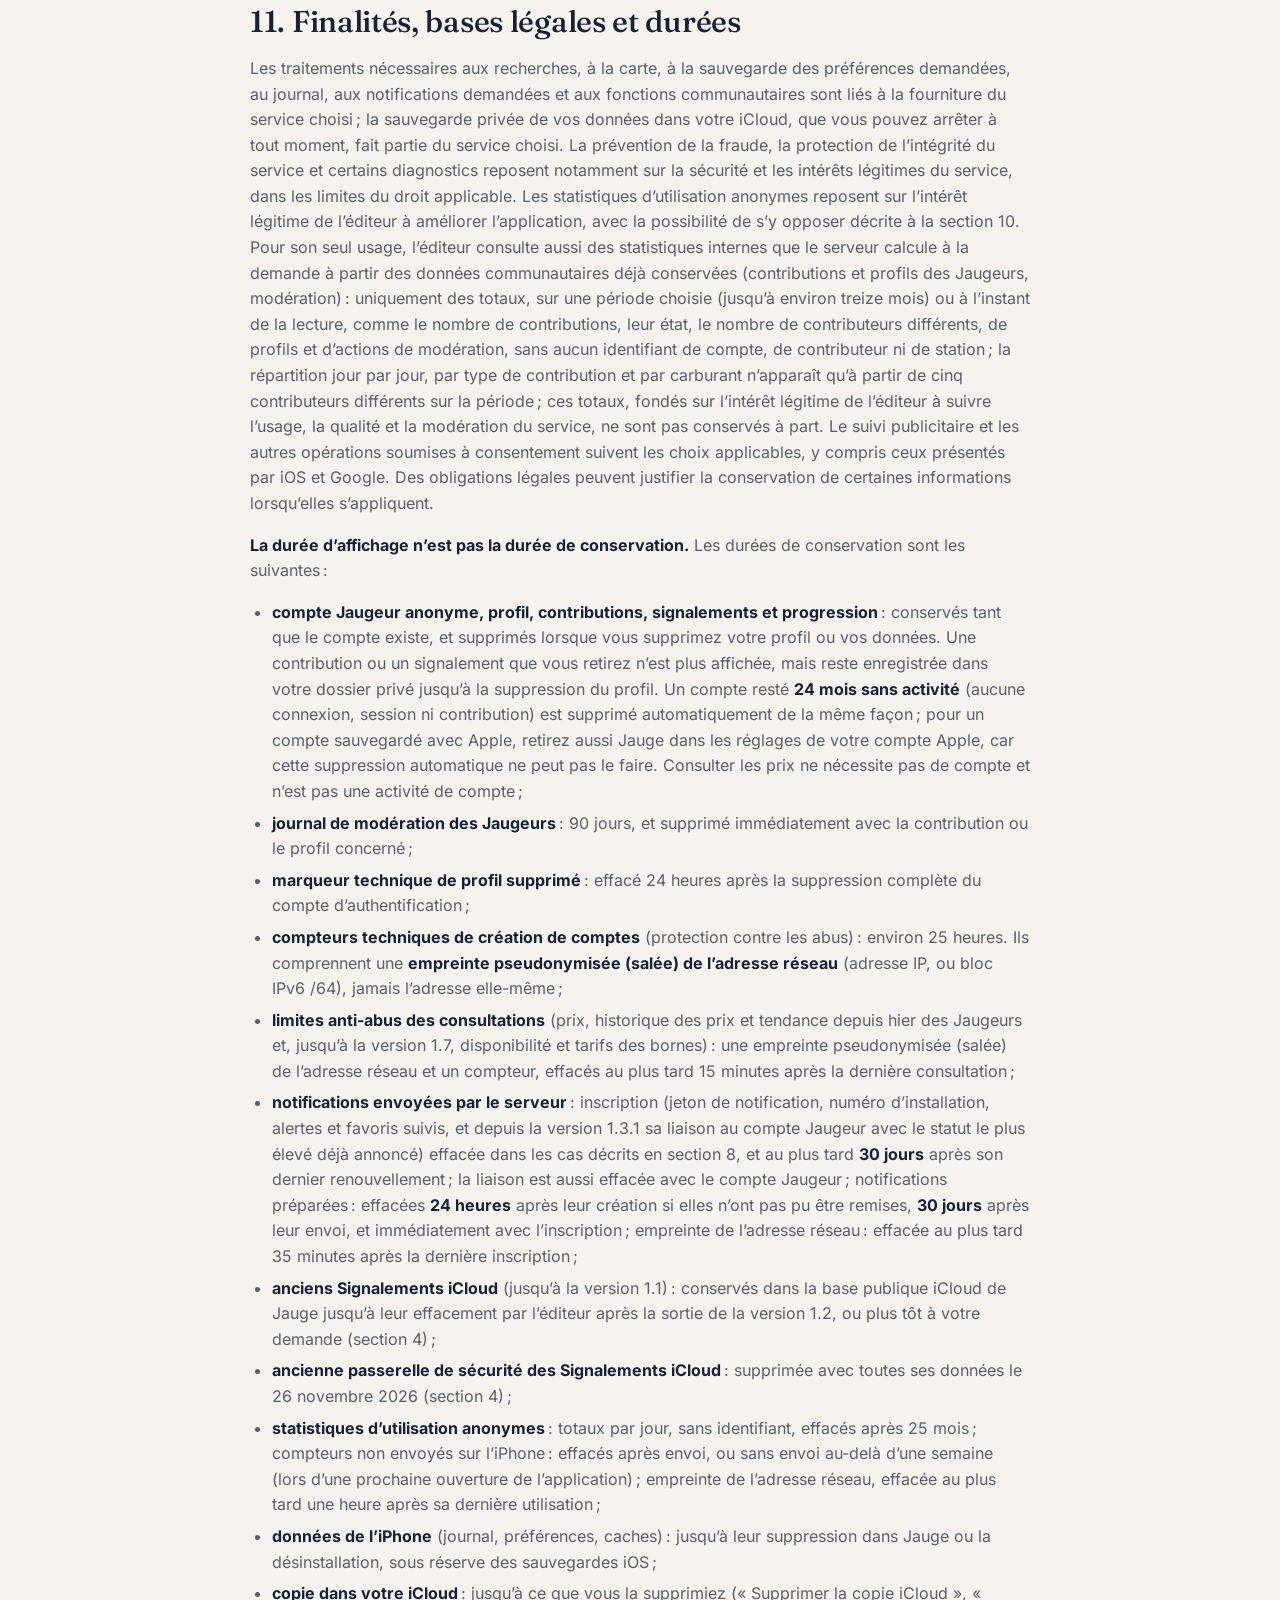
<file: privacy.html>
<!doctype html>
<html lang="fr">
<head>
  <meta charset="utf-8">
  <meta name="viewport" content="width=device-width, initial-scale=1">
  <title>Jauge — Politique de confidentialité</title>
  <meta name="robots" content="noindex">
  <meta http-equiv="refresh" content="0; url=lajauge/privacy/">
  <link rel="canonical" href="https://solgys-apps.github.io/lajauge/privacy/">
  <style>
    :root{color-scheme:light dark;--link:#2350B8;--bg:#F7F4EE;--text:#14213D;--muted:#5B5F6B}
    @media(prefers-color-scheme:dark){:root{--link:#8DB1FF;--bg:#14120F;--text:#F3EFE6;--muted:#B4AE9F}}
    body{margin:0;min-height:100vh;display:grid;place-items:center;padding:24px;font-family:-apple-system,BlinkMacSystemFont,"SF Pro Text",Arial,sans-serif;background:var(--bg);color:var(--text);text-align:center}p{color:var(--muted)}a{color:var(--link);font-weight:700}
  </style>
</head>
<body>
  <main>
    <h1>Politique de confidentialité Jauge</h1>
    <p>Cette page a changé d’adresse.</p>
    <p><a href="lajauge/privacy/">Ouvrir la politique de confidentialité</a></p>
  </main>
</body>
</html>
</file>
<file: assets/jauge-pages.css>
/* Pages Jauge (assistance, confidentialité) : même style que l'accueil. */
@font-face{font-family:"Fraunces";font-weight:500;font-style:normal;font-display:swap;src:url(fonts/fraunces-latin-500-normal.woff2) format("woff2")}
@font-face{font-family:"Inter";font-weight:400;font-style:normal;font-display:swap;src:url(fonts/inter-latin-400-normal.woff2) format("woff2")}
@font-face{font-family:"Inter";font-weight:600;font-style:normal;font-display:swap;src:url(fonts/inter-latin-600-normal.woff2) format("woff2")}
@font-face{font-family:"Inter";font-weight:700;font-style:normal;font-display:swap;src:url(fonts/inter-latin-700-normal.woff2) format("woff2")}
:root{color-scheme:light dark;--bg:#F7F4EE;--ink:#14213D;--mut:#5B5F6B;--ey:#6E6453;--card:#FFFFFF;--line:#E7E2D6;--soft:#EDE8DB;--sum:#FFF8E1;--sumline:#F0DFA0;--navy:#0B1F44;--yellow:#FFC629;
  --serif:"Fraunces",Georgia,"Times New Roman",serif;--sans:"Inter",-apple-system,BlinkMacSystemFont,"SF Pro Text","Segoe UI",Roboto,Arial,sans-serif}
@media(prefers-color-scheme:dark){:root{--bg:#14120F;--ink:#F3EFE6;--mut:#B4AE9F;--ey:#B0A58F;--card:#1D1A15;--line:#2B2720;--soft:#2A261F;--sum:#221E12;--sumline:#4A3F1A}}
*{box-sizing:border-box}
[hidden]{display:none!important}
html{-webkit-text-size-adjust:100%;scroll-behavior:smooth}
@media(prefers-reduced-motion:reduce){html{scroll-behavior:auto}}
body{margin:0;background:var(--bg);color:var(--ink);font-family:var(--sans);font-size:16px;line-height:1.6}
a{color:var(--ink);text-underline-offset:4px;overflow-wrap:anywhere}
a:focus-visible,button:focus-visible,input:focus-visible,summary:focus-visible{outline:3px solid #3B82F6;outline-offset:3px;border-radius:8px}
.wrap{max-width:820px;margin:0 auto;padding-left:max(20px,env(safe-area-inset-left,0px));padding-right:max(20px,env(safe-area-inset-right,0px))}
.top{display:flex;align-items:center;justify-content:space-between;gap:12px;padding-top:max(18px,env(safe-area-inset-top,0px));font-weight:600;font-size:13px}
.top a{display:inline-flex;align-items:center;min-height:44px;color:var(--ink);text-decoration:none}
.top .studio{display:inline-flex;align-items:center;gap:7px;color:var(--ink)}.top .dot{width:9px;height:9px;border-radius:50%;background:var(--ink)}
.wmw{display:inline-block;margin:24px 0 0;line-height:0}
.wmw img{display:block;width:clamp(140px,34vw,190px);height:auto}
@media(prefers-color-scheme:dark){.wmw{background:#fff;border-radius:14px;padding:7px 14px}}
.eyebrow{margin:26px 0 8px;font-weight:600;font-size:12px;letter-spacing:.14em;text-transform:uppercase;color:var(--ey)}
h1{margin:0 0 12px;max-width:18ch;font:500 clamp(34px,7.4vw,56px)/1.04 var(--serif);letter-spacing:-.025em;text-wrap:balance}
.sub{margin:0 0 18px;max-width:52ch;color:var(--mut);font-size:clamp(16px,2.3vw,18px)}
.badge{display:inline-flex;align-items:center;min-height:32px;padding:0 13px;border-radius:99px;background:var(--card);border:1px solid var(--line);font-weight:600;font-size:13px;color:var(--mut)}
.ver{margin:8px 0 0;font-size:14px}.ver summary{display:inline-flex;align-items:center;min-height:44px;cursor:pointer;font-weight:600;list-style:none}
.ver summary::-webkit-details-marker{display:none}.ver summary::after{content:"▾";margin-left:6px}.ver[open] summary::after{content:"▴"}
.ver ul{margin:0 0 8px;padding-left:20px;color:var(--mut)}
.sumbox{margin:22px 0 0;padding:22px 22px 20px;border-radius:24px;background:var(--sum);border:1px solid var(--sumline)}
.sumbox h2{margin:0 0 4px;font:500 26px/1.15 var(--serif)}
.sumbox small{display:block;margin:0 0 14px;color:var(--mut);font-size:13px}
.sumbox ol{margin:0;padding-left:22px;display:grid;gap:9px;font-size:15px}
.toc{margin:18px 0 0;padding:18px 22px;border-radius:24px;background:var(--card);border:1px solid var(--line)}
.toc h2{margin:0 0 6px;font-weight:700;font-size:12px;letter-spacing:.12em;text-transform:uppercase;color:var(--ey)}
.toc ol{margin:0;padding:0;list-style:none}
.toc a{display:flex;gap:12px;align-items:center;min-height:46px;padding:4px 0;border-bottom:1px solid var(--line);color:var(--ink);text-decoration:none;font-size:15px}
.toc li:last-child a{border-bottom:0}.toc a i{width:24px;font-style:normal;font-weight:700;font-size:12px;color:var(--ey)}
@media(min-width:700px){.toc ol{columns:2;column-gap:36px}.toc li{break-inside:avoid}}
.lead{margin:22px 0 0;max-width:68ch;color:var(--mut);font-size:17px}.lead strong{color:var(--ink)}
.policy section{margin:0;padding:30px 0 6px;border-top:1px solid var(--line);scroll-margin-top:12px}
.policy{margin-top:26px}
.policy h2{margin:0 0 12px;font:500 clamp(23px,4.6vw,30px)/1.15 var(--serif);letter-spacing:-.01em}
.policy p,.policy li{color:var(--mut)}.policy strong{color:var(--ink)}.policy ul,.policy ol{padding-left:22px}.policy li{margin:0 0 6px}
.note{margin:28px 0 0;padding:18px 20px;border-radius:20px;background:var(--sum);border:1px solid var(--sumline);color:var(--mut)}.note strong{color:var(--ink)}
.up{position:fixed;right:max(16px,env(safe-area-inset-right,0px));bottom:max(18px,env(safe-area-inset-bottom,0px));display:grid;place-items:center;width:48px;height:48px;border-radius:50%;background:var(--navy);color:#fff;text-decoration:none;font-size:20px;box-shadow:0 8px 22px rgba(0,0,0,.3)}
@media(prefers-color-scheme:dark){.up{background:var(--yellow);color:var(--navy)}}
footer{margin-top:40px;padding:22px 0 max(40px,env(safe-area-inset-bottom,0px));border-top:1px solid var(--line);display:flex;flex-wrap:wrap;justify-content:space-between;gap:6px 18px;font-size:13px;color:var(--mut)}
footer nav{display:flex;flex-wrap:wrap;gap:0 16px}footer a{display:inline-flex;align-items:center;min-height:44px;color:var(--ink)}
/* assistance */
.contact{position:relative;margin:24px 0 0;padding:26px 24px 24px;border-radius:26px;background:var(--navy);color:#fff;overflow:hidden}
.contact::before{content:"";position:absolute;left:0;top:0;width:50%;height:4px;background:var(--yellow)}
.contact h2{margin:0 0 8px;font:500 26px/1.15 var(--serif)}.contact p{margin:0 0 14px;color:#C9D3E8;font-size:15px;max-width:52ch}
.contact .email{display:block;margin:0 0 16px;color:#fff;font-weight:600}
.contact .actions{display:flex;flex-wrap:wrap;gap:10px;align-items:center}
.contact .button{display:inline-flex;align-items:center;min-height:48px;padding:0 22px;border-radius:99px;font-weight:700;font-size:15px;text-decoration:none}
.contact .button.primary{background:var(--yellow);color:var(--navy)}.contact .button.secondary{background:rgba(255,255,255,.12);border:1px solid rgba(255,255,255,.25);color:#fff}
.contact small{display:block;margin-top:12px;color:#9FB0D0;font-size:13px}
.search{margin:24px 0 0;display:flex;align-items:center;gap:10px;min-height:52px;padding:0 16px;border-radius:16px;background:var(--card);border:1px solid var(--line)}
.search input{flex:1;min-width:0;border:0;background:transparent;color:var(--ink);font:400 16px var(--sans);min-height:48px;outline:none}
.search:focus-within{outline:3px solid #3B82F6;outline-offset:3px}
.chips{display:flex;gap:8px;overflow-x:auto;padding:12px 2px 4px;scrollbar-width:none}.chips::-webkit-scrollbar{display:none}
.chips button{flex:none;min-height:44px;padding:0 16px;border-radius:99px;border:1px solid var(--line);background:var(--card);color:var(--ink);font:600 14px var(--sans);cursor:pointer}
.chips button[aria-pressed="true"]{background:var(--navy);color:#fff;border-color:var(--navy)}
@media(prefers-color-scheme:dark){.chips button[aria-pressed="true"]{background:var(--yellow);color:var(--navy);border-color:var(--yellow)}}
.faq-head{margin:30px 0 0}.faq-head h2{margin:0 0 4px;font:500 clamp(26px,5vw,32px)/1.15 var(--serif)}.faq-head p{margin:0;color:var(--mut)}
.faq{margin:14px 0 0;border-radius:24px;background:var(--card);border:1px solid var(--line);overflow:hidden}
.faq details{border-bottom:1px solid var(--line);padding:0 20px}.faq details:last-child{border-bottom:0}
.faq summary{display:flex;justify-content:space-between;align-items:center;gap:14px;min-height:60px;padding:12px 0;font-weight:600;font-size:16px;line-height:1.35;cursor:pointer;list-style:none}
.faq summary::-webkit-details-marker{display:none}.faq summary::after{content:"+";flex:none;font-size:22px;color:var(--ey)}.faq details[open] summary::after{content:"–"}
.faq .tag{display:block;margin-bottom:2px;font-weight:700;font-size:10px;letter-spacing:.12em;text-transform:uppercase;color:var(--ey)}
.faq details p{margin:0 0 16px;color:var(--mut);max-width:62ch}
.none{margin:18px 4px 0;color:var(--mut)}
.mydata{margin:18px 0 0;padding:18px 22px;border-radius:22px;background:var(--card);border:1px solid var(--line);color:var(--mut)}.mydata strong{color:var(--ink)}
.sources{margin:34px 0 0}.sources h2{margin:0 0 6px;font:500 24px/1.15 var(--serif)}.sources p{margin:0 0 12px;color:var(--mut)}
.source-links{display:flex;flex-wrap:wrap;gap:8px}.source-links a{display:inline-flex;align-items:center;min-height:44px;padding:0 16px;border-radius:99px;background:var(--card);border:1px solid var(--line);color:var(--ink);font-weight:600;font-size:14px;text-decoration:none}
</file>
